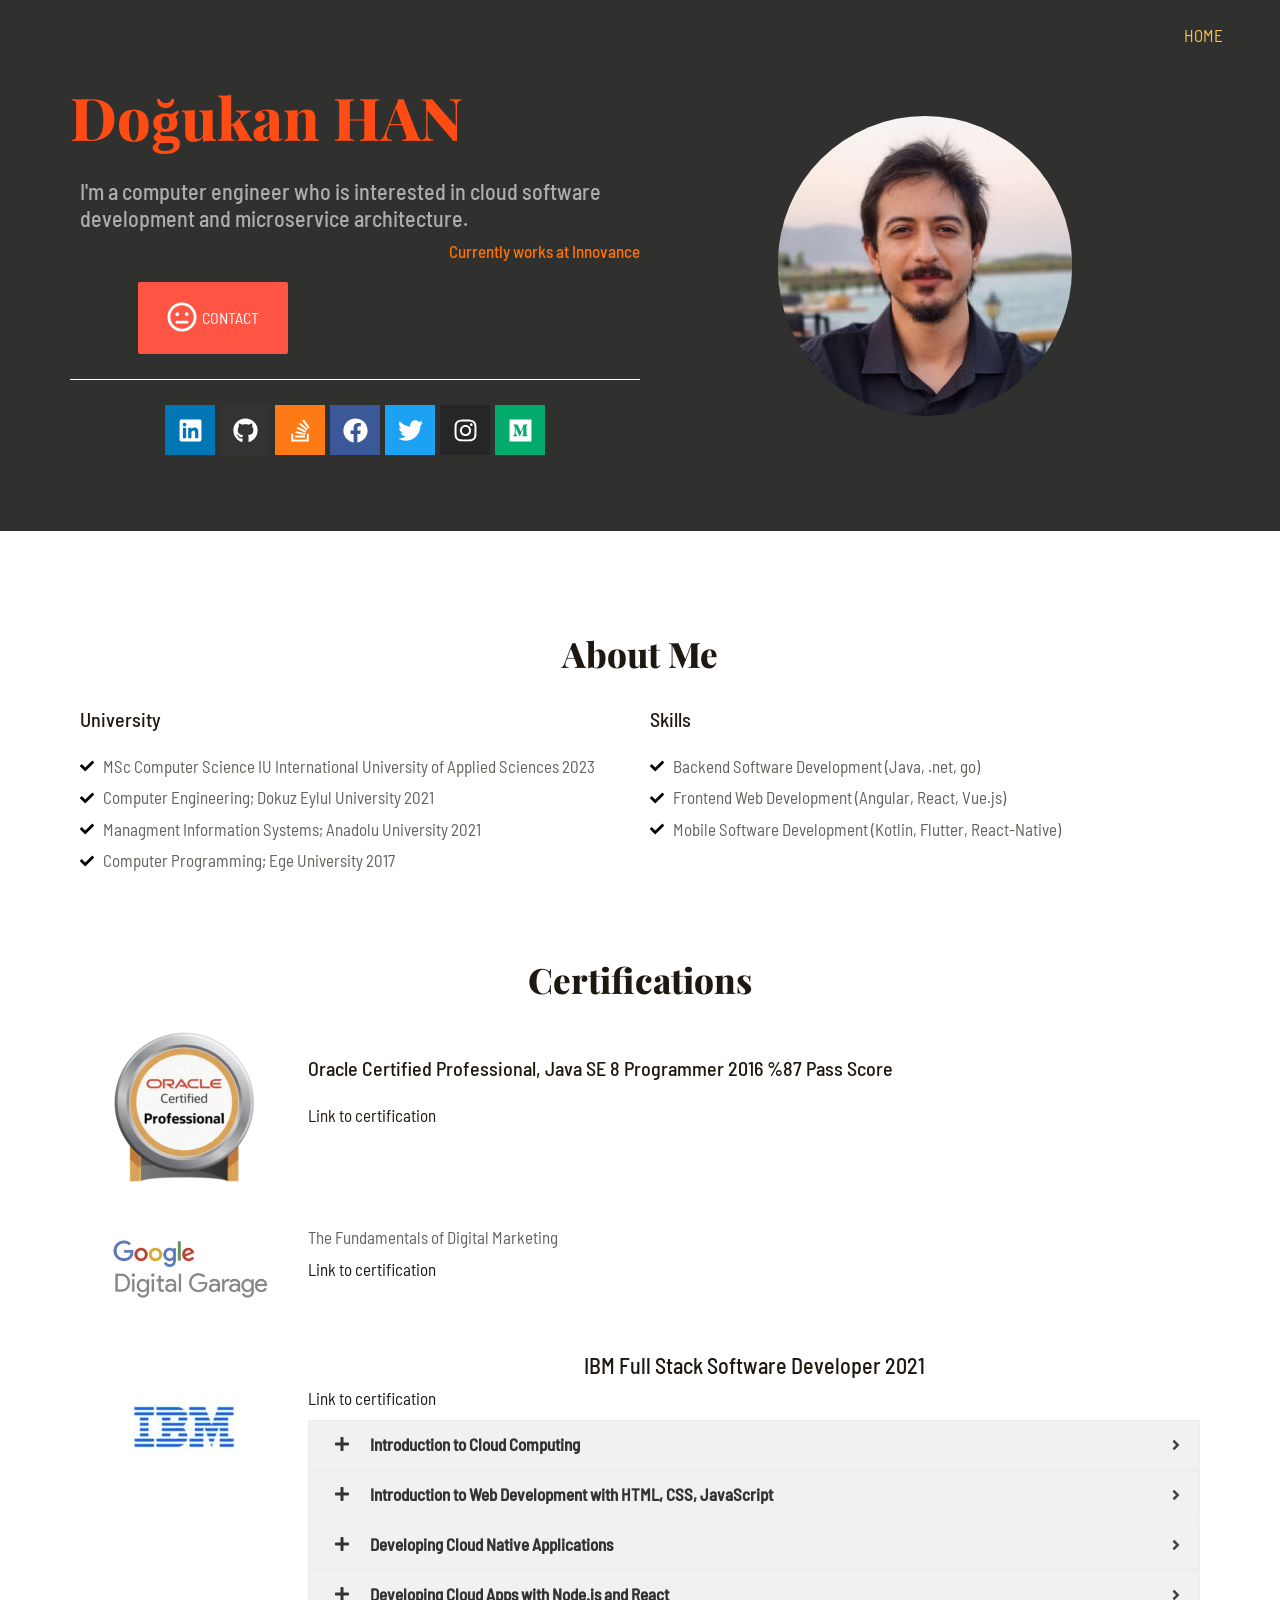
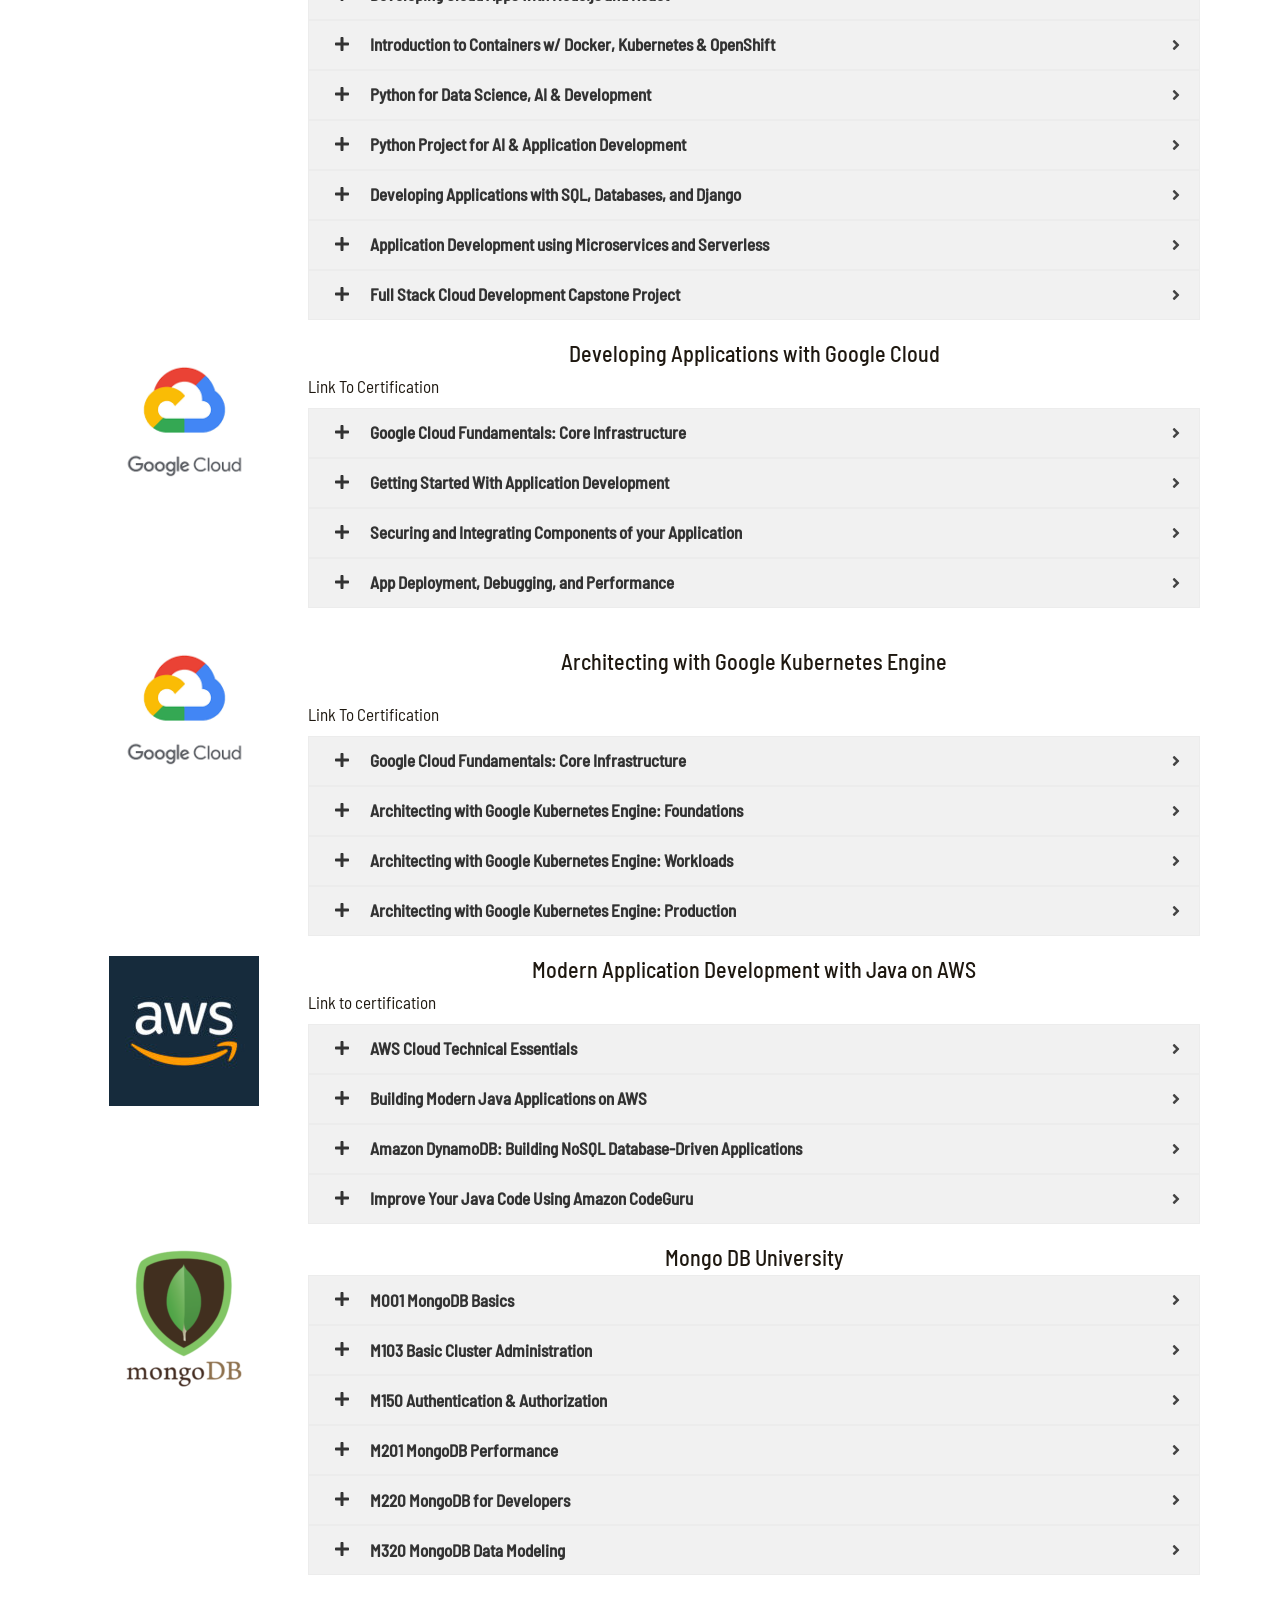
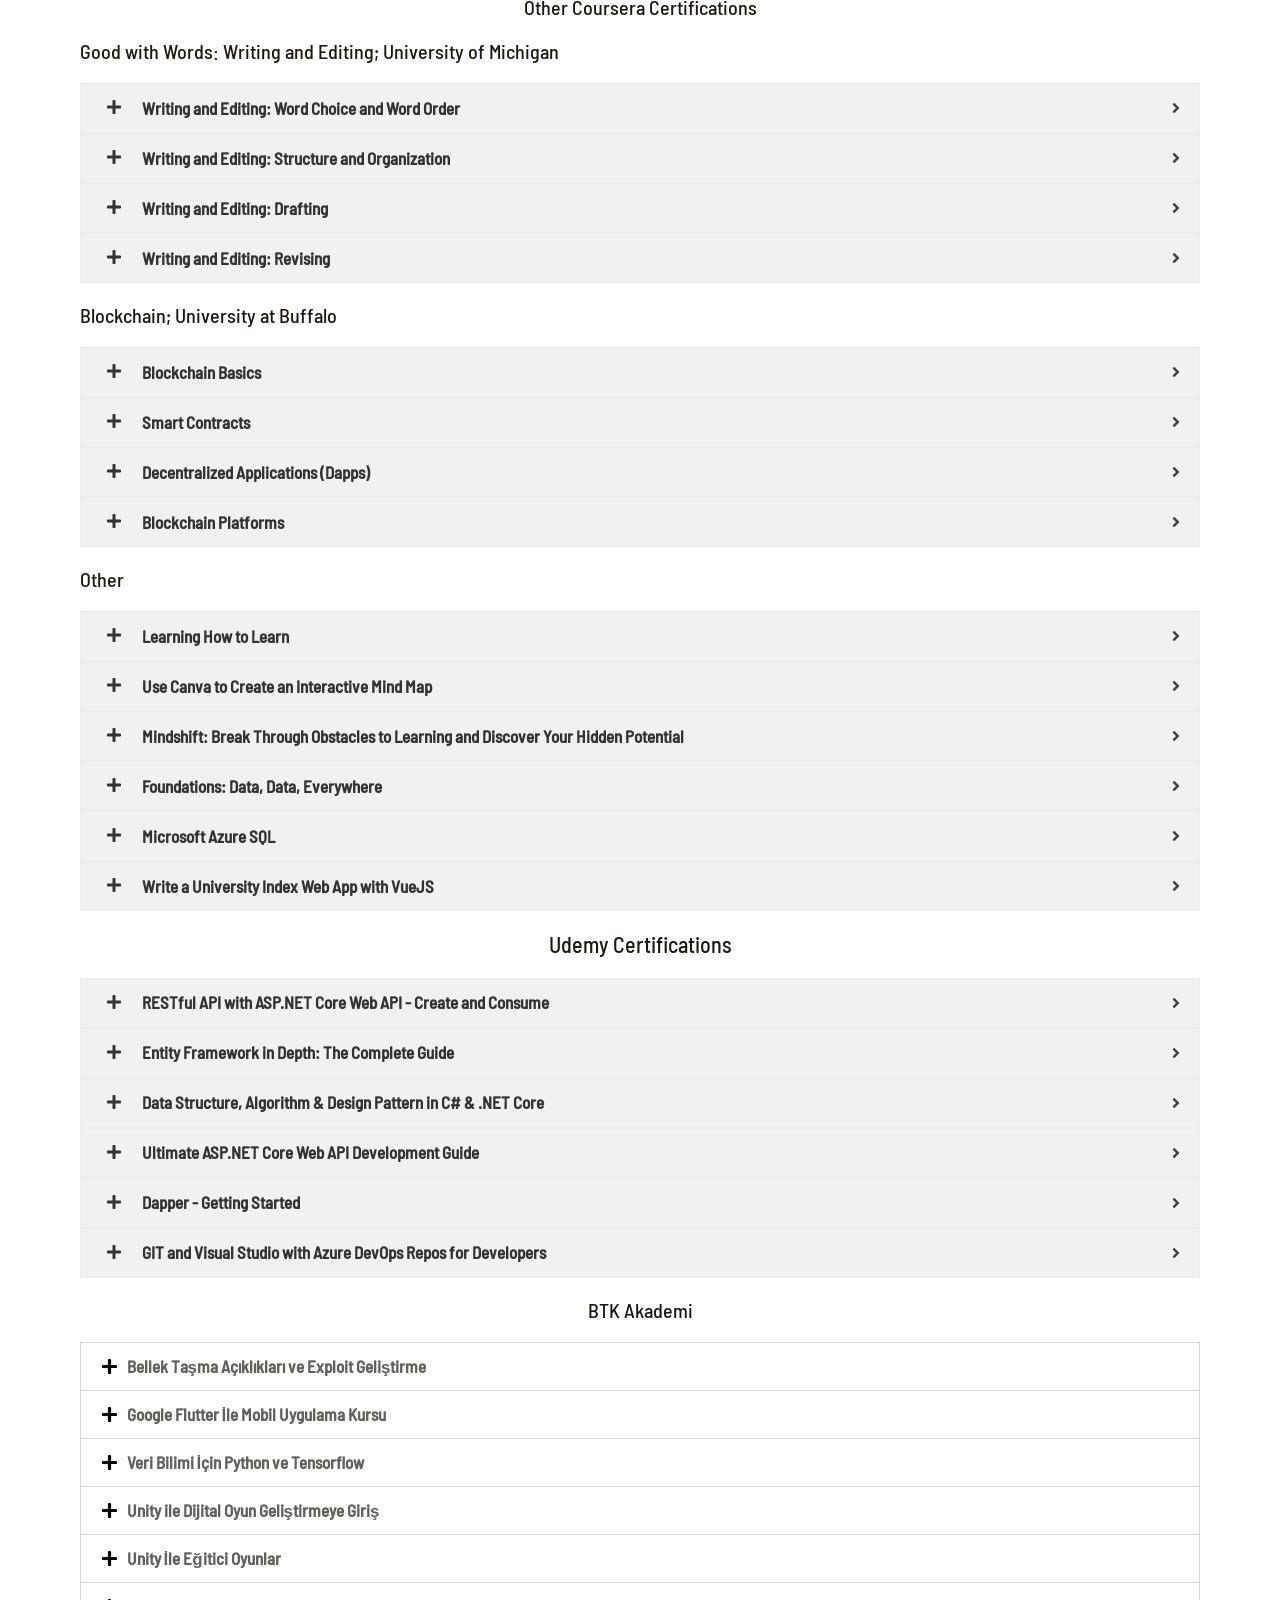
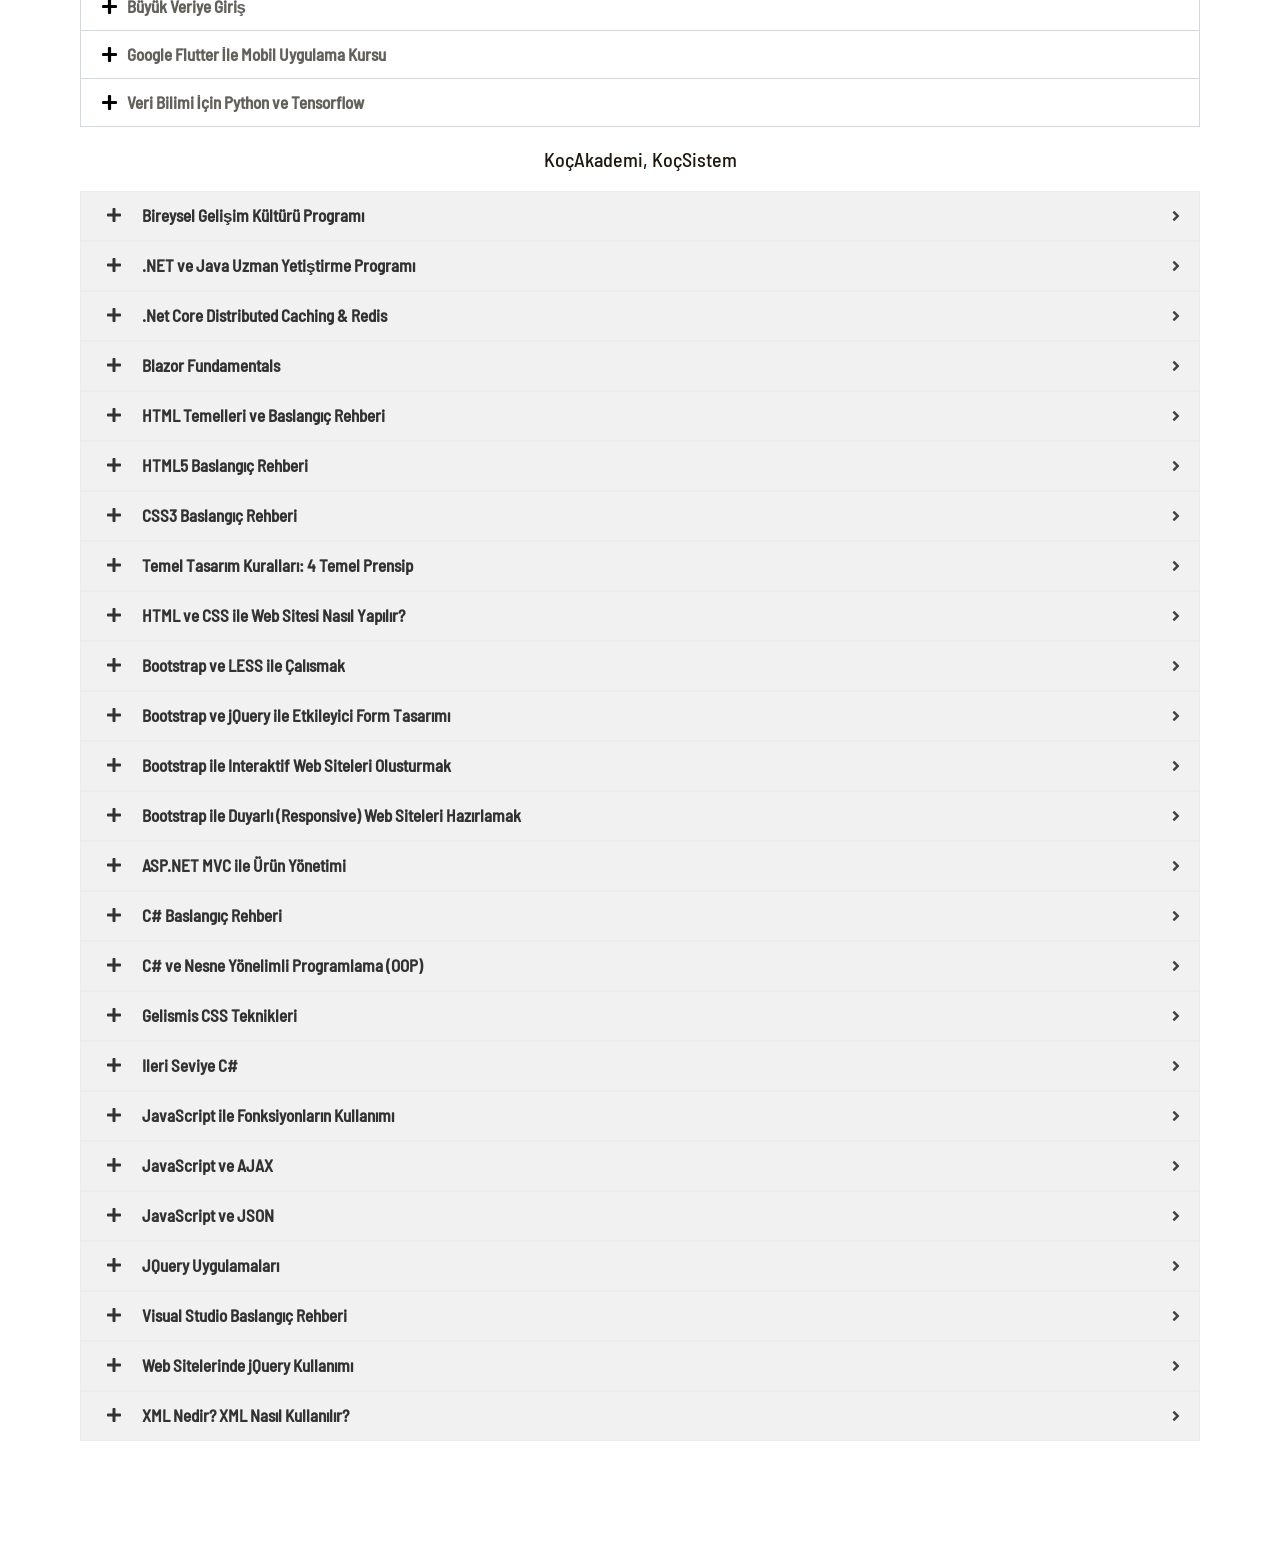
<file: index.html>
<!doctype html>
<!DOCTYPE html>

<html lang="en">
<head>
<meta charset="utf-8"/>
<meta content="width=device-width, initial-scale=1" name="viewport"/>

<title>Dogukan HAN – Personal website of dogukan han.</title>
<meta content="max-image-preview:large" name="robots"/>





<style id="wp-img-auto-sizes-contain-inline-css">
img:is([sizes=auto i],[sizes^="auto," i]){contain-intrinsic-size:3000px 1500px}
/*# sourceURL=wp-img-auto-sizes-contain-inline-css */
</style>
<link href="/assets/1456539b3b59-main.min.css" id="astra-theme-css-css" media="all" rel="stylesheet"/>
<style id="astra-theme-css-inline-css">
.ast-no-sidebar .entry-content .alignfull {margin-left: calc( -50vw + 50%);margin-right: calc( -50vw + 50%);max-width: 100vw;width: 100vw;}.ast-no-sidebar .entry-content .alignwide {margin-left: calc(-41vw + 50%);margin-right: calc(-41vw + 50%);max-width: unset;width: unset;}.ast-no-sidebar .entry-content .alignfull .alignfull,.ast-no-sidebar .entry-content .alignfull .alignwide,.ast-no-sidebar .entry-content .alignwide .alignfull,.ast-no-sidebar .entry-content .alignwide .alignwide,.ast-no-sidebar .entry-content .wp-block-column .alignfull,.ast-no-sidebar .entry-content .wp-block-column .alignwide{width: 100%;margin-left: auto;margin-right: auto;}.wp-block-gallery,.blocks-gallery-grid {margin: 0;}.wp-block-separator {max-width: 100px;}.wp-block-separator.is-style-wide,.wp-block-separator.is-style-dots {max-width: none;}.entry-content .has-2-columns .wp-block-column:first-child {padding-right: 10px;}.entry-content .has-2-columns .wp-block-column:last-child {padding-left: 10px;}@media (max-width: 782px) {.entry-content .wp-block-columns .wp-block-column {flex-basis: 100%;}.entry-content .has-2-columns .wp-block-column:first-child {padding-right: 0;}.entry-content .has-2-columns .wp-block-column:last-child {padding-left: 0;}}body .entry-content .wp-block-latest-posts {margin-left: 0;}body .entry-content .wp-block-latest-posts li {list-style: none;}.ast-no-sidebar .ast-container .entry-content .wp-block-latest-posts {margin-left: 0;}.ast-header-break-point .entry-content .alignwide {margin-left: auto;margin-right: auto;}.entry-content .blocks-gallery-item img {margin-bottom: auto;}.wp-block-pullquote {border-top: 4px solid #555d66;border-bottom: 4px solid #555d66;color: #40464d;}:root{--ast-post-nav-space:0;--ast-container-default-xlg-padding:6.67em;--ast-container-default-lg-padding:5.67em;--ast-container-default-slg-padding:4.34em;--ast-container-default-md-padding:3.34em;--ast-container-default-sm-padding:6.67em;--ast-container-default-xs-padding:2.4em;--ast-container-default-xxs-padding:1.4em;--ast-code-block-background:#EEEEEE;--ast-comment-inputs-background:#FAFAFA;--ast-normal-container-width:1200px;--ast-narrow-container-width:750px;--ast-blog-title-font-weight:normal;--ast-blog-meta-weight:inherit;}html{font-size:106.25%;}a,.page-title{color:var(--ast-global-color-2);}a:hover,a:focus{color:var(--ast-global-color-1);}body,button,input,select,textarea,.ast-button,.ast-custom-button{font-family:'Barlow Semi Condensed',sans-serif;font-weight:400;font-size:17px;font-size:1rem;}blockquote{color:var(--ast-global-color-3);}h1,.entry-content h1,h2,.entry-content h2,h3,.entry-content h3,h4,.entry-content h4,h5,.entry-content h5,h6,.entry-content h6,.site-title,.site-title a{font-family:'Barlow Semi Condensed',sans-serif;font-weight:500;}.site-title{font-size:35px;font-size:2.0588235294118rem;display:none;}.site-header .site-description{font-size:15px;font-size:0.88235294117647rem;display:none;}.entry-title{font-size:30px;font-size:1.7647058823529rem;}.archive .ast-article-post .ast-article-inner,.blog .ast-article-post .ast-article-inner,.archive .ast-article-post .ast-article-inner:hover,.blog .ast-article-post .ast-article-inner:hover{overflow:hidden;}h1,.entry-content h1{font-size:83px;font-size:4.8823529411765rem;font-weight:800;font-family:'Playfair Display',serif;line-height:1.4em;}h2,.entry-content h2{font-size:50px;font-size:2.9411764705882rem;font-weight:800;font-family:'Playfair Display',serif;line-height:1.3em;}h3,.entry-content h3{font-size:35px;font-size:2.0588235294118rem;font-weight:800;font-family:'Playfair Display',serif;line-height:1.3em;}h4,.entry-content h4{font-size:22px;font-size:1.2941176470588rem;line-height:1.2em;font-family:'Barlow Semi Condensed',sans-serif;}h5,.entry-content h5{font-size:20px;font-size:1.1764705882353rem;line-height:1.2em;font-family:'Barlow Semi Condensed',sans-serif;}h6,.entry-content h6{font-size:17px;font-size:1rem;line-height:1.25em;font-family:'Barlow Semi Condensed',sans-serif;}::selection{background-color:var(--ast-global-color-0);color:#000000;}body,h1,.entry-title a,.entry-content h1,h2,.entry-content h2,h3,.entry-content h3,h4,.entry-content h4,h5,.entry-content h5,h6,.entry-content h6{color:var(--ast-global-color-3);}.tagcloud a:hover,.tagcloud a:focus,.tagcloud a.current-item{color:#ffffff;border-color:var(--ast-global-color-2);background-color:var(--ast-global-color-2);}input:focus,input[type="text"]:focus,input[type="email"]:focus,input[type="url"]:focus,input[type="password"]:focus,input[type="reset"]:focus,input[type="search"]:focus,textarea:focus{border-color:var(--ast-global-color-2);}input[type="radio"]:checked,input[type=reset],input[type="checkbox"]:checked,input[type="checkbox"]:hover:checked,input[type="checkbox"]:focus:checked,input[type=range]::-webkit-slider-thumb{border-color:var(--ast-global-color-2);background-color:var(--ast-global-color-2);box-shadow:none;}.site-footer a:hover + .post-count,.site-footer a:focus + .post-count{background:var(--ast-global-color-2);border-color:var(--ast-global-color-2);}.single .nav-links .nav-previous,.single .nav-links .nav-next{color:var(--ast-global-color-2);}.entry-meta,.entry-meta *{line-height:1.45;color:var(--ast-global-color-2);}.entry-meta a:not(.ast-button):hover,.entry-meta a:not(.ast-button):hover *,.entry-meta a:not(.ast-button):focus,.entry-meta a:not(.ast-button):focus *,.page-links > .page-link,.page-links .page-link:hover,.post-navigation a:hover{color:var(--ast-global-color-1);}#cat option,.secondary .calendar_wrap thead a,.secondary .calendar_wrap thead a:visited{color:var(--ast-global-color-2);}.secondary .calendar_wrap #today,.ast-progress-val span{background:var(--ast-global-color-2);}.secondary a:hover + .post-count,.secondary a:focus + .post-count{background:var(--ast-global-color-2);border-color:var(--ast-global-color-2);}.calendar_wrap #today > a{color:#ffffff;}.page-links .page-link,.single .post-navigation a{color:var(--ast-global-color-2);}.ast-search-menu-icon .search-form button.search-submit{padding:0 4px;}.ast-search-menu-icon form.search-form{padding-right:0;}.ast-search-menu-icon.slide-search input.search-field{width:0;}.ast-header-search .ast-search-menu-icon.ast-dropdown-active .search-form,.ast-header-search .ast-search-menu-icon.ast-dropdown-active .search-field:focus{transition:all 0.2s;}.search-form input.search-field:focus{outline:none;}.widget-title,.widget .wp-block-heading{font-size:24px;font-size:1.4117647058824rem;color:var(--ast-global-color-3);}.ast-search-menu-icon.slide-search a:focus-visible:focus-visible,.astra-search-icon:focus-visible,#close:focus-visible,a:focus-visible,.ast-menu-toggle:focus-visible,.site .skip-link:focus-visible,.wp-block-loginout input:focus-visible,.wp-block-search.wp-block-search__button-inside .wp-block-search__inside-wrapper,.ast-header-navigation-arrow:focus-visible,.woocommerce .wc-proceed-to-checkout > .checkout-button:focus-visible,.woocommerce .woocommerce-MyAccount-navigation ul li a:focus-visible,.ast-orders-table__row .ast-orders-table__cell:focus-visible,.woocommerce .woocommerce-order-details .order-again > .button:focus-visible,.woocommerce .woocommerce-message a.button.wc-forward:focus-visible,.woocommerce #minus_qty:focus-visible,.woocommerce #plus_qty:focus-visible,a#ast-apply-coupon:focus-visible,.woocommerce .woocommerce-info a:focus-visible,.woocommerce .astra-shop-summary-wrap a:focus-visible,.woocommerce a.wc-forward:focus-visible,#ast-apply-coupon:focus-visible,.woocommerce-js .woocommerce-mini-cart-item a.remove:focus-visible,#close:focus-visible,.button.search-submit:focus-visible,#search_submit:focus,.normal-search:focus-visible,.ast-header-account-wrap:focus-visible,.woocommerce .ast-on-card-button.ast-quick-view-trigger:focus{outline-style:dotted;outline-color:inherit;outline-width:thin;}input:focus,input[type="text"]:focus,input[type="email"]:focus,input[type="url"]:focus,input[type="password"]:focus,input[type="reset"]:focus,input[type="search"]:focus,input[type="number"]:focus,textarea:focus,.wp-block-search__input:focus,[data-section="section-header-mobile-trigger"] .ast-button-wrap .ast-mobile-menu-trigger-minimal:focus,.ast-mobile-popup-drawer.active .menu-toggle-close:focus,.woocommerce-ordering select.orderby:focus,#ast-scroll-top:focus,#coupon_code:focus,.woocommerce-page #comment:focus,.woocommerce #reviews #respond input#submit:focus,.woocommerce a.add_to_cart_button:focus,.woocommerce .button.single_add_to_cart_button:focus,.woocommerce .woocommerce-cart-form button:focus,.woocommerce .woocommerce-cart-form__cart-item .quantity .qty:focus,.woocommerce .woocommerce-billing-fields .woocommerce-billing-fields__field-wrapper .woocommerce-input-wrapper > .input-text:focus,.woocommerce #order_comments:focus,.woocommerce #place_order:focus,.woocommerce .woocommerce-address-fields .woocommerce-address-fields__field-wrapper .woocommerce-input-wrapper > .input-text:focus,.woocommerce .woocommerce-MyAccount-content form button:focus,.woocommerce .woocommerce-MyAccount-content .woocommerce-EditAccountForm .woocommerce-form-row .woocommerce-Input.input-text:focus,.woocommerce .ast-woocommerce-container .woocommerce-pagination ul.page-numbers li a:focus,body #content .woocommerce form .form-row .select2-container--default .select2-selection--single:focus,#ast-coupon-code:focus,.woocommerce.woocommerce-js .quantity input[type=number]:focus,.woocommerce-js .woocommerce-mini-cart-item .quantity input[type=number]:focus,.woocommerce p#ast-coupon-trigger:focus{border-style:dotted;border-color:inherit;border-width:thin;}input{outline:none;}body .ast-oembed-container *{position:absolute;top:0;width:100%;height:100%;left:0;}body .wp-block-embed-pocket-casts .ast-oembed-container *{position:unset;}.ast-single-post-featured-section + article {margin-top: 2em;}.site-content .ast-single-post-featured-section img {width: 100%;overflow: hidden;object-fit: cover;}.site > .ast-single-related-posts-container {margin-top: 0;}@media (min-width: 922px) {.ast-desktop .ast-container--narrow {max-width: var(--ast-narrow-container-width);margin: 0 auto;}}.ast-page-builder-template .hentry {margin: 0;}.ast-page-builder-template .site-content > .ast-container {max-width: 100%;padding: 0;}.ast-page-builder-template .site .site-content #primary {padding: 0;margin: 0;}.ast-page-builder-template .no-results {text-align: center;margin: 4em auto;}.ast-page-builder-template .ast-pagination {padding: 2em;}.ast-page-builder-template .entry-header.ast-no-title.ast-no-thumbnail {margin-top: 0;}.ast-page-builder-template .entry-header.ast-header-without-markup {margin-top: 0;margin-bottom: 0;}.ast-page-builder-template .entry-header.ast-no-title.ast-no-meta {margin-bottom: 0;}.ast-page-builder-template.single .post-navigation {padding-bottom: 2em;}.ast-page-builder-template.single-post .site-content > .ast-container {max-width: 100%;}.ast-page-builder-template .entry-header {margin-top: 4em;margin-left: auto;margin-right: auto;padding-left: 20px;padding-right: 20px;}.single.ast-page-builder-template .entry-header {padding-left: 20px;padding-right: 20px;}.ast-page-builder-template .ast-archive-description {margin: 4em auto 0;padding-left: 20px;padding-right: 20px;}.ast-page-builder-template.ast-no-sidebar .entry-content .alignwide {margin-left: 0;margin-right: 0;}@media (max-width:921.9px){#ast-desktop-header{display:none;}}@media (min-width:922px){#ast-mobile-header{display:none;}}.wp-block-buttons.aligncenter{justify-content:center;}@media (max-width:921px){.ast-theme-transparent-header #primary,.ast-theme-transparent-header #secondary{padding:0;}}@media (max-width:921px){.ast-plain-container.ast-no-sidebar #primary{padding:0;}}.ast-plain-container.ast-no-sidebar #primary{margin-top:0;margin-bottom:0;}@media (min-width:1200px){.wp-block-group .has-background{padding:20px;}}@media (min-width:1200px){.ast-no-sidebar.ast-separate-container .entry-content .wp-block-group.alignwide,.ast-no-sidebar.ast-separate-container .entry-content .wp-block-cover.alignwide{margin-left:-20px;margin-right:-20px;padding-left:20px;padding-right:20px;}.ast-no-sidebar.ast-separate-container .entry-content .wp-block-cover.alignfull,.ast-no-sidebar.ast-separate-container .entry-content .wp-block-group.alignfull{margin-left:-6.67em;margin-right:-6.67em;padding-left:6.67em;padding-right:6.67em;}}@media (min-width:1200px){.wp-block-cover-image.alignwide .wp-block-cover__inner-container,.wp-block-cover.alignwide .wp-block-cover__inner-container,.wp-block-cover-image.alignfull .wp-block-cover__inner-container,.wp-block-cover.alignfull .wp-block-cover__inner-container{width:100%;}}.wp-block-columns{margin-bottom:unset;}.wp-block-image.size-full{margin:2rem 0;}.wp-block-separator.has-background{padding:0;}.wp-block-gallery{margin-bottom:1.6em;}.wp-block-group{padding-top:4em;padding-bottom:4em;}.wp-block-group__inner-container .wp-block-columns:last-child,.wp-block-group__inner-container :last-child,.wp-block-table table{margin-bottom:0;}.blocks-gallery-grid{width:100%;}.wp-block-navigation-link__content{padding:5px 0;}.wp-block-group .wp-block-group .has-text-align-center,.wp-block-group .wp-block-column .has-text-align-center{max-width:100%;}.has-text-align-center{margin:0 auto;}@media (min-width:1200px){.wp-block-cover__inner-container,.alignwide .wp-block-group__inner-container,.alignfull .wp-block-group__inner-container{max-width:1200px;margin:0 auto;}.wp-block-group.alignnone,.wp-block-group.aligncenter,.wp-block-group.alignleft,.wp-block-group.alignright,.wp-block-group.alignwide,.wp-block-columns.alignwide{margin:2rem 0 1rem 0;}}@media (max-width:1200px){.wp-block-group{padding:3em;}.wp-block-group .wp-block-group{padding:1.5em;}.wp-block-columns,.wp-block-column{margin:1rem 0;}}@media (min-width:921px){.wp-block-columns .wp-block-group{padding:2em;}}@media (max-width:544px){.wp-block-cover-image .wp-block-cover__inner-container,.wp-block-cover .wp-block-cover__inner-container{width:unset;}.wp-block-cover,.wp-block-cover-image{padding:2em 0;}.wp-block-group,.wp-block-cover{padding:2em;}.wp-block-media-text__media img,.wp-block-media-text__media video{width:unset;max-width:100%;}.wp-block-media-text.has-background .wp-block-media-text__content{padding:1em;}}.wp-block-image.aligncenter{margin-left:auto;margin-right:auto;}.wp-block-table.aligncenter{margin-left:auto;margin-right:auto;}@media (min-width:544px){.entry-content .wp-block-media-text.has-media-on-the-right .wp-block-media-text__content{padding:0 8% 0 0;}.entry-content .wp-block-media-text .wp-block-media-text__content{padding:0 0 0 8%;}.ast-plain-container .site-content .entry-content .has-custom-content-position.is-position-bottom-left > *,.ast-plain-container .site-content .entry-content .has-custom-content-position.is-position-bottom-right > *,.ast-plain-container .site-content .entry-content .has-custom-content-position.is-position-top-left > *,.ast-plain-container .site-content .entry-content .has-custom-content-position.is-position-top-right > *,.ast-plain-container .site-content .entry-content .has-custom-content-position.is-position-center-right > *,.ast-plain-container .site-content .entry-content .has-custom-content-position.is-position-center-left > *{margin:0;}}@media (max-width:544px){.entry-content .wp-block-media-text .wp-block-media-text__content{padding:8% 0;}.wp-block-media-text .wp-block-media-text__media img{width:auto;max-width:100%;}}.wp-block-button.is-style-outline .wp-block-button__link{border-color:rgba(0,0,0,0);border-top-width:2px;border-right-width:2px;border-bottom-width:2px;border-left-width:2px;}div.wp-block-button.is-style-outline > .wp-block-button__link:not(.has-text-color),div.wp-block-button.wp-block-button__link.is-style-outline:not(.has-text-color){color:rgba(0,0,0,0);}.wp-block-button.is-style-outline .wp-block-button__link:hover,.wp-block-buttons .wp-block-button.is-style-outline .wp-block-button__link:focus,.wp-block-buttons .wp-block-button.is-style-outline > .wp-block-button__link:not(.has-text-color):hover,.wp-block-buttons .wp-block-button.wp-block-button__link.is-style-outline:not(.has-text-color):hover{color:var(--ast-global-color-2);background-color:rgba(0,0,0,0);border-color:rgba(0,0,0,0);}.post-page-numbers.current .page-link,.ast-pagination .page-numbers.current{color:#000000;border-color:var(--ast-global-color-0);background-color:var(--ast-global-color-0);}@media (max-width:921px){.wp-block-button.is-style-outline .wp-block-button__link{padding-top:calc(15px - 2px);padding-right:calc(30px - 2px);padding-bottom:calc(15px - 2px);padding-left:calc(30px - 2px);}}@media (max-width:544px){.wp-block-button.is-style-outline .wp-block-button__link{padding-top:calc(15px - 2px);padding-right:calc(30px - 2px);padding-bottom:calc(15px - 2px);padding-left:calc(30px - 2px);}}@media (min-width:544px){.entry-content > .alignleft{margin-right:20px;}.entry-content > .alignright{margin-left:20px;}.wp-block-group.has-background{padding:20px;}}.wp-block-buttons .wp-block-button.is-style-outline .wp-block-button__link.wp-element-button,.ast-outline-button,.wp-block-uagb-buttons-child .uagb-buttons-repeater.ast-outline-button{border-color:rgba(0,0,0,0);border-top-width:2px;border-right-width:2px;border-bottom-width:2px;border-left-width:2px;font-family:inherit;font-weight:inherit;font-size:16px;font-size:0.94117647058824rem;line-height:1em;border-top-left-radius:2px;border-top-right-radius:2px;border-bottom-right-radius:2px;border-bottom-left-radius:2px;}.wp-block-buttons .wp-block-button.is-style-outline > .wp-block-button__link:not(.has-text-color),.wp-block-buttons .wp-block-button.wp-block-button__link.is-style-outline:not(.has-text-color),.ast-outline-button{color:rgba(0,0,0,0);}.wp-block-button.is-style-outline .wp-block-button__link:hover,.wp-block-buttons .wp-block-button.is-style-outline .wp-block-button__link:focus,.wp-block-buttons .wp-block-button.is-style-outline > .wp-block-button__link:not(.has-text-color):hover,.wp-block-buttons .wp-block-button.wp-block-button__link.is-style-outline:not(.has-text-color):hover,.ast-outline-button:hover,.ast-outline-button:focus,.wp-block-uagb-buttons-child .uagb-buttons-repeater.ast-outline-button:hover,.wp-block-uagb-buttons-child .uagb-buttons-repeater.ast-outline-button:focus{color:var(--ast-global-color-2);background-color:rgba(0,0,0,0);border-color:rgba(0,0,0,0);}.wp-block-button .wp-block-button__link.wp-element-button.is-style-outline:not(.has-background),.wp-block-button.is-style-outline>.wp-block-button__link.wp-element-button:not(.has-background),.ast-outline-button{background-color:rgba(0,0,0,0);}.entry-content[data-ast-blocks-layout] > figure{margin-bottom:1em;}@media (max-width:921px){.ast-separate-container #primary,.ast-separate-container #secondary{padding:1.5em 0;}#primary,#secondary{padding:1.5em 0;margin:0;}.ast-left-sidebar #content > .ast-container{display:flex;flex-direction:column-reverse;width:100%;}.ast-separate-container .ast-article-post,.ast-separate-container .ast-article-single{padding:1.5em 2.14em;}.ast-author-box img.avatar{margin:20px 0 0 0;}}@media (min-width:922px){.ast-separate-container.ast-right-sidebar #primary,.ast-separate-container.ast-left-sidebar #primary{border:0;}.search-no-results.ast-separate-container #primary{margin-bottom:4em;}}.elementor-button-wrapper .elementor-button{border-style:solid;text-decoration:none;border-top-width:0;border-right-width:0;border-left-width:0;border-bottom-width:0;}body .elementor-button.elementor-size-sm,body .elementor-button.elementor-size-xs,body .elementor-button.elementor-size-md,body .elementor-button.elementor-size-lg,body .elementor-button.elementor-size-xl,body .elementor-button{border-top-left-radius:2px;border-top-right-radius:2px;border-bottom-right-radius:2px;border-bottom-left-radius:2px;padding-top:0px;padding-right:0px;padding-bottom:0px;padding-left:0px;}.elementor-button-wrapper .elementor-button{border-color:rgba(0,0,0,0);background-color:rgba(0,0,0,0);}.elementor-button-wrapper .elementor-button:hover,.elementor-button-wrapper .elementor-button:focus{color:var(--ast-global-color-2);background-color:rgba(0,0,0,0);border-color:rgba(0,0,0,0);}.wp-block-button .wp-block-button__link ,.elementor-button-wrapper .elementor-button,.elementor-button-wrapper .elementor-button:visited{color:var(--ast-global-color-0);}.elementor-button-wrapper .elementor-button{font-size:16px;font-size:0.94117647058824rem;line-height:1em;text-transform:uppercase;letter-spacing:2px;}body .elementor-button.elementor-size-sm,body .elementor-button.elementor-size-xs,body .elementor-button.elementor-size-md,body .elementor-button.elementor-size-lg,body .elementor-button.elementor-size-xl,body .elementor-button{font-size:16px;font-size:0.94117647058824rem;}.wp-block-button .wp-block-button__link:hover,.wp-block-button .wp-block-button__link:focus{color:var(--ast-global-color-2);background-color:rgba(0,0,0,0);border-color:rgba(0,0,0,0);}.elementor-widget-heading h1.elementor-heading-title{line-height:1.4em;}.elementor-widget-heading h2.elementor-heading-title{line-height:1.3em;}.elementor-widget-heading h3.elementor-heading-title{line-height:1.3em;}.elementor-widget-heading h4.elementor-heading-title{line-height:1.2em;}.elementor-widget-heading h5.elementor-heading-title{line-height:1.2em;}.elementor-widget-heading h6.elementor-heading-title{line-height:1.25em;}.wp-block-button .wp-block-button__link{border:none;background-color:rgba(0,0,0,0);color:var(--ast-global-color-0);font-family:inherit;font-weight:inherit;line-height:1em;text-transform:uppercase;letter-spacing:2px;font-size:16px;font-size:0.94117647058824rem;padding:15px 30px;border-top-left-radius:2px;border-top-right-radius:2px;border-bottom-right-radius:2px;border-bottom-left-radius:2px;}.wp-block-button.is-style-outline .wp-block-button__link{border-style:solid;border-top-width:2px;border-right-width:2px;border-left-width:2px;border-bottom-width:2px;border-color:rgba(0,0,0,0);padding-top:calc(15px - 2px);padding-right:calc(30px - 2px);padding-bottom:calc(15px - 2px);padding-left:calc(30px - 2px);}@media (max-width:921px){.wp-block-button .wp-block-button__link{border:none;padding:15px 30px;}.wp-block-button.is-style-outline .wp-block-button__link{padding-top:calc(15px - 2px);padding-right:calc(30px - 2px);padding-bottom:calc(15px - 2px);padding-left:calc(30px - 2px);}}@media (max-width:544px){.wp-block-button .wp-block-button__link{border:none;padding:15px 30px;}.wp-block-button.is-style-outline .wp-block-button__link{padding-top:calc(15px - 2px);padding-right:calc(30px - 2px);padding-bottom:calc(15px - 2px);padding-left:calc(30px - 2px);}}.menu-toggle,button,.ast-button,.ast-custom-button,.button,input#submit,input[type="button"],input[type="submit"],input[type="reset"]{border-style:solid;border-top-width:0;border-right-width:0;border-left-width:0;border-bottom-width:0;color:var(--ast-global-color-0);border-color:rgba(0,0,0,0);background-color:rgba(0,0,0,0);padding-top:0px;padding-right:0px;padding-bottom:0px;padding-left:0px;font-family:inherit;font-weight:inherit;font-size:16px;font-size:0.94117647058824rem;line-height:1em;text-transform:uppercase;letter-spacing:2px;border-top-left-radius:2px;border-top-right-radius:2px;border-bottom-right-radius:2px;border-bottom-left-radius:2px;}button:focus,.menu-toggle:hover,button:hover,.ast-button:hover,.ast-custom-button:hover .button:hover,.ast-custom-button:hover ,input[type=reset]:hover,input[type=reset]:focus,input#submit:hover,input#submit:focus,input[type="button"]:hover,input[type="button"]:focus,input[type="submit"]:hover,input[type="submit"]:focus{color:var(--ast-global-color-2);background-color:rgba(0,0,0,0);border-color:rgba(0,0,0,0);}@media (max-width:921px){.ast-mobile-header-stack .main-header-bar .ast-search-menu-icon{display:inline-block;}.ast-header-break-point.ast-header-custom-item-outside .ast-mobile-header-stack .main-header-bar .ast-search-icon{margin:0;}.ast-comment-avatar-wrap img{max-width:2.5em;}.ast-comment-meta{padding:0 1.8888em 1.3333em;}.ast-separate-container .ast-comment-list li.depth-1{padding:1.5em 2.14em;}.ast-separate-container .comment-respond{padding:2em 2.14em;}}@media (min-width:544px){.ast-container{max-width:100%;}}@media (max-width:544px){.ast-separate-container .ast-article-post,.ast-separate-container .ast-article-single,.ast-separate-container .comments-title,.ast-separate-container .ast-archive-description{padding:1.5em 1em;}.ast-separate-container #content .ast-container{padding-left:0.54em;padding-right:0.54em;}.ast-separate-container .ast-comment-list .bypostauthor{padding:.5em;}.ast-search-menu-icon.ast-dropdown-active .search-field{width:170px;}} #ast-mobile-header .ast-site-header-cart-li a{pointer-events:none;}body,.ast-separate-container{background-color:var(--ast-global-color-4);background-image:none;}.ast-no-sidebar.ast-separate-container .entry-content .alignfull {margin-left: -6.67em;margin-right: -6.67em;width: auto;}@media (max-width: 1200px) {.ast-no-sidebar.ast-separate-container .entry-content .alignfull {margin-left: -2.4em;margin-right: -2.4em;}}@media (max-width: 768px) {.ast-no-sidebar.ast-separate-container .entry-content .alignfull {margin-left: -2.14em;margin-right: -2.14em;}}@media (max-width: 544px) {.ast-no-sidebar.ast-separate-container .entry-content .alignfull {margin-left: -1em;margin-right: -1em;}}.ast-no-sidebar.ast-separate-container .entry-content .alignwide {margin-left: -20px;margin-right: -20px;}.ast-no-sidebar.ast-separate-container .entry-content .wp-block-column .alignfull,.ast-no-sidebar.ast-separate-container .entry-content .wp-block-column .alignwide {margin-left: auto;margin-right: auto;width: 100%;}@media (max-width:921px){.site-title{display:none;}.site-header .site-description{display:none;}h1,.entry-content h1{font-size:60px;}h2,.entry-content h2{font-size:43px;}h3,.entry-content h3{font-size:30px;}}@media (max-width:544px){.site-title{display:none;}.site-header .site-description{display:none;}h1,.entry-content h1{font-size:45px;}h2,.entry-content h2{font-size:35px;}h3,.entry-content h3{font-size:20px;}}@media (max-width:921px){html{font-size:96.9%;}}@media (max-width:544px){html{font-size:96.9%;}}@media (min-width:922px){.ast-container{max-width:1240px;}}@media (min-width:922px){.site-content .ast-container{display:flex;}}@media (max-width:921px){.site-content .ast-container{flex-direction:column;}}@media (min-width:922px){.main-header-menu .sub-menu .menu-item.ast-left-align-sub-menu:hover > .sub-menu,.main-header-menu .sub-menu .menu-item.ast-left-align-sub-menu.focus > .sub-menu{margin-left:-0px;}}.ast-theme-transparent-header [data-section="section-header-mobile-trigger"] .ast-button-wrap .mobile-menu-toggle-icon .ast-mobile-svg{fill:var(--ast-global-color-2);}.ast-theme-transparent-header [data-section="section-header-mobile-trigger"] .ast-button-wrap .mobile-menu-wrap .mobile-menu{color:var(--ast-global-color-2);}.ast-theme-transparent-header [data-section="section-header-mobile-trigger"] .ast-button-wrap .ast-mobile-menu-trigger-minimal{background:transparent;}.site .comments-area{padding-bottom:3em;}blockquote {padding: 1.2em;}:root .has-ast-global-color-0-color{color:var(--ast-global-color-0);}:root .has-ast-global-color-0-background-color{background-color:var(--ast-global-color-0);}:root .wp-block-button .has-ast-global-color-0-color{color:var(--ast-global-color-0);}:root .wp-block-button .has-ast-global-color-0-background-color{background-color:var(--ast-global-color-0);}:root .has-ast-global-color-1-color{color:var(--ast-global-color-1);}:root .has-ast-global-color-1-background-color{background-color:var(--ast-global-color-1);}:root .wp-block-button .has-ast-global-color-1-color{color:var(--ast-global-color-1);}:root .wp-block-button .has-ast-global-color-1-background-color{background-color:var(--ast-global-color-1);}:root .has-ast-global-color-2-color{color:var(--ast-global-color-2);}:root .has-ast-global-color-2-background-color{background-color:var(--ast-global-color-2);}:root .wp-block-button .has-ast-global-color-2-color{color:var(--ast-global-color-2);}:root .wp-block-button .has-ast-global-color-2-background-color{background-color:var(--ast-global-color-2);}:root .has-ast-global-color-3-color{color:var(--ast-global-color-3);}:root .has-ast-global-color-3-background-color{background-color:var(--ast-global-color-3);}:root .wp-block-button .has-ast-global-color-3-color{color:var(--ast-global-color-3);}:root .wp-block-button .has-ast-global-color-3-background-color{background-color:var(--ast-global-color-3);}:root .has-ast-global-color-4-color{color:var(--ast-global-color-4);}:root .has-ast-global-color-4-background-color{background-color:var(--ast-global-color-4);}:root .wp-block-button .has-ast-global-color-4-color{color:var(--ast-global-color-4);}:root .wp-block-button .has-ast-global-color-4-background-color{background-color:var(--ast-global-color-4);}:root .has-ast-global-color-5-color{color:var(--ast-global-color-5);}:root .has-ast-global-color-5-background-color{background-color:var(--ast-global-color-5);}:root .wp-block-button .has-ast-global-color-5-color{color:var(--ast-global-color-5);}:root .wp-block-button .has-ast-global-color-5-background-color{background-color:var(--ast-global-color-5);}:root .has-ast-global-color-6-color{color:var(--ast-global-color-6);}:root .has-ast-global-color-6-background-color{background-color:var(--ast-global-color-6);}:root .wp-block-button .has-ast-global-color-6-color{color:var(--ast-global-color-6);}:root .wp-block-button .has-ast-global-color-6-background-color{background-color:var(--ast-global-color-6);}:root .has-ast-global-color-7-color{color:var(--ast-global-color-7);}:root .has-ast-global-color-7-background-color{background-color:var(--ast-global-color-7);}:root .wp-block-button .has-ast-global-color-7-color{color:var(--ast-global-color-7);}:root .wp-block-button .has-ast-global-color-7-background-color{background-color:var(--ast-global-color-7);}:root .has-ast-global-color-8-color{color:var(--ast-global-color-8);}:root .has-ast-global-color-8-background-color{background-color:var(--ast-global-color-8);}:root .wp-block-button .has-ast-global-color-8-color{color:var(--ast-global-color-8);}:root .wp-block-button .has-ast-global-color-8-background-color{background-color:var(--ast-global-color-8);}:root{--ast-global-color-0:#F9C349;--ast-global-color-1:#FFB100;--ast-global-color-2:#1E1810;--ast-global-color-3:#62615C;--ast-global-color-4:#F8F7F3;--ast-global-color-5:#FFFFFF;--ast-global-color-6:#000000;--ast-global-color-7:#4B4F58;--ast-global-color-8:#F6F7F8;}:root {--ast-border-color : #dddddd;}.ast-single-entry-banner {-js-display: flex;display: flex;flex-direction: column;justify-content: center;text-align: center;position: relative;background: #eeeeee;}.ast-single-entry-banner[data-banner-layout="layout-1"] {max-width: 1200px;background: inherit;padding: 20px 0;}.ast-single-entry-banner[data-banner-width-type="custom"] {margin: 0 auto;width: 100%;}.ast-single-entry-banner + .site-content .entry-header {margin-bottom: 0;}.site .ast-author-avatar {--ast-author-avatar-size: ;}a.ast-underline-text {text-decoration: underline;}.ast-container > .ast-terms-link {position: relative;display: block;}a.ast-button.ast-badge-tax {padding: 4px 8px;border-radius: 3px;font-size: inherit;}header.entry-header .entry-title{font-size:30px;font-size:1.7647058823529rem;}header.entry-header > *:not(:last-child){margin-bottom:10px;}.ast-archive-entry-banner {-js-display: flex;display: flex;flex-direction: column;justify-content: center;text-align: center;position: relative;background: #eeeeee;}.ast-archive-entry-banner[data-banner-width-type="custom"] {margin: 0 auto;width: 100%;}.ast-archive-entry-banner[data-banner-layout="layout-1"] {background: inherit;padding: 20px 0;text-align: left;}body.archive .ast-archive-description{max-width:1200px;width:100%;text-align:left;padding-top:3em;padding-right:3em;padding-bottom:3em;padding-left:3em;}body.archive .ast-archive-description .ast-archive-title,body.archive .ast-archive-description .ast-archive-title *{font-size:40px;font-size:2.3529411764706rem;}body.archive .ast-archive-description > *:not(:last-child){margin-bottom:10px;}@media (max-width:921px){body.archive .ast-archive-description{text-align:left;}}@media (max-width:544px){body.archive .ast-archive-description{text-align:left;}}.ast-theme-transparent-header #masthead .site-logo-img .transparent-custom-logo .astra-logo-svg{width:150px;}.ast-theme-transparent-header #masthead .site-logo-img .transparent-custom-logo img{ max-width:150px; width:150px;}@media (max-width:921px){.ast-theme-transparent-header #masthead .site-logo-img .transparent-custom-logo .astra-logo-svg{width:120px;}.ast-theme-transparent-header #masthead .site-logo-img .transparent-custom-logo img{ max-width:120px; width:120px;}}@media (max-width:543px){.ast-theme-transparent-header #masthead .site-logo-img .transparent-custom-logo .astra-logo-svg{width:100px;}.ast-theme-transparent-header #masthead .site-logo-img .transparent-custom-logo img{ max-width:100px; width:100px;}}@media (min-width:921px){.ast-theme-transparent-header #masthead{position:absolute;left:0;right:0;}.ast-theme-transparent-header .main-header-bar,.ast-theme-transparent-header.ast-header-break-point .main-header-bar{background:none;}body.elementor-editor-active.ast-theme-transparent-header #masthead,.fl-builder-edit .ast-theme-transparent-header #masthead,body.vc_editor.ast-theme-transparent-header #masthead,body.brz-ed.ast-theme-transparent-header #masthead{z-index:0;}.ast-header-break-point.ast-replace-site-logo-transparent.ast-theme-transparent-header .custom-mobile-logo-link{display:none;}.ast-header-break-point.ast-replace-site-logo-transparent.ast-theme-transparent-header .transparent-custom-logo{display:inline-block;}.ast-theme-transparent-header .ast-above-header,.ast-theme-transparent-header .ast-above-header.ast-above-header-bar{background-image:none;background-color:transparent;}.ast-theme-transparent-header .ast-below-header,.ast-theme-transparent-header .ast-below-header.ast-below-header-bar{background-image:none;background-color:transparent;}}.ast-theme-transparent-header .ast-builder-menu .main-header-menu,.ast-theme-transparent-header .ast-builder-menu .main-header-menu .menu-link,.ast-theme-transparent-header [CLASS*="ast-builder-menu-"] .main-header-menu .menu-item > .menu-link,.ast-theme-transparent-header .ast-masthead-custom-menu-items,.ast-theme-transparent-header .ast-masthead-custom-menu-items a,.ast-theme-transparent-header .ast-builder-menu .main-header-menu .menu-item > .ast-menu-toggle,.ast-theme-transparent-header .ast-builder-menu .main-header-menu .menu-item > .ast-menu-toggle,.ast-theme-transparent-header .ast-above-header-navigation a,.ast-header-break-point.ast-theme-transparent-header .ast-above-header-navigation a,.ast-header-break-point.ast-theme-transparent-header .ast-above-header-navigation > ul.ast-above-header-menu > .menu-item-has-children:not(.current-menu-item) > .ast-menu-toggle,.ast-theme-transparent-header .ast-below-header-menu,.ast-theme-transparent-header .ast-below-header-menu a,.ast-header-break-point.ast-theme-transparent-header .ast-below-header-menu a,.ast-header-break-point.ast-theme-transparent-header .ast-below-header-menu,.ast-theme-transparent-header .main-header-menu .menu-link{color:var(--ast-global-color-2);}.ast-theme-transparent-header .ast-builder-menu .main-header-menu .menu-item:hover > .menu-link,.ast-theme-transparent-header .ast-builder-menu .main-header-menu .menu-item:hover > .ast-menu-toggle,.ast-theme-transparent-header .ast-builder-menu .main-header-menu .ast-masthead-custom-menu-items a:hover,.ast-theme-transparent-header .ast-builder-menu .main-header-menu .focus > .menu-link,.ast-theme-transparent-header .ast-builder-menu .main-header-menu .focus > .ast-menu-toggle,.ast-theme-transparent-header .ast-builder-menu .main-header-menu .current-menu-item > .menu-link,.ast-theme-transparent-header .ast-builder-menu .main-header-menu .current-menu-ancestor > .menu-link,.ast-theme-transparent-header .ast-builder-menu .main-header-menu .current-menu-item > .ast-menu-toggle,.ast-theme-transparent-header .ast-builder-menu .main-header-menu .current-menu-ancestor > .ast-menu-toggle,.ast-theme-transparent-header [CLASS*="ast-builder-menu-"] .main-header-menu .current-menu-item > .menu-link,.ast-theme-transparent-header [CLASS*="ast-builder-menu-"] .main-header-menu .current-menu-ancestor > .menu-link,.ast-theme-transparent-header [CLASS*="ast-builder-menu-"] .main-header-menu .current-menu-item > .ast-menu-toggle,.ast-theme-transparent-header [CLASS*="ast-builder-menu-"] .main-header-menu .current-menu-ancestor > .ast-menu-toggle,.ast-theme-transparent-header .main-header-menu .menu-item:hover > .menu-link,.ast-theme-transparent-header .main-header-menu .current-menu-item > .menu-link,.ast-theme-transparent-header .main-header-menu .current-menu-ancestor > .menu-link{color:var(--ast-global-color-0);}.ast-theme-transparent-header .ast-builder-menu .main-header-menu .menu-item .sub-menu .menu-link,.ast-theme-transparent-header .main-header-menu .menu-item .sub-menu .menu-link{background-color:transparent;}@media (max-width:921px){.ast-theme-transparent-header #masthead{position:absolute;left:0;right:0;}.ast-theme-transparent-header .main-header-bar,.ast-theme-transparent-header.ast-header-break-point .main-header-bar{background:none;}body.elementor-editor-active.ast-theme-transparent-header #masthead,.fl-builder-edit .ast-theme-transparent-header #masthead,body.vc_editor.ast-theme-transparent-header #masthead,body.brz-ed.ast-theme-transparent-header #masthead{z-index:0;}.ast-header-break-point.ast-replace-site-logo-transparent.ast-theme-transparent-header .custom-mobile-logo-link{display:none;}.ast-header-break-point.ast-replace-site-logo-transparent.ast-theme-transparent-header .transparent-custom-logo{display:inline-block;}.ast-theme-transparent-header .ast-above-header,.ast-theme-transparent-header .ast-above-header.ast-above-header-bar{background-image:none;background-color:transparent;}.ast-theme-transparent-header .ast-below-header,.ast-theme-transparent-header .ast-below-header.ast-below-header-bar{background-image:none;background-color:transparent;}}.ast-theme-transparent-header #ast-desktop-header > .ast-main-header-wrap > .main-header-bar,.ast-theme-transparent-header.ast-header-break-point #ast-mobile-header > .ast-main-header-wrap > .main-header-bar{border-bottom-style:none;}.ast-breadcrumbs .trail-browse,.ast-breadcrumbs .trail-items,.ast-breadcrumbs .trail-items li{display:inline-block;margin:0;padding:0;border:none;background:inherit;text-indent:0;text-decoration:none;}.ast-breadcrumbs .trail-browse{font-size:inherit;font-style:inherit;font-weight:inherit;color:inherit;}.ast-breadcrumbs .trail-items{list-style:none;}.trail-items li::after{padding:0 0.3em;content:"\00bb";}.trail-items li:last-of-type::after{display:none;}h1,.entry-content h1,h2,.entry-content h2,h3,.entry-content h3,h4,.entry-content h4,h5,.entry-content h5,h6,.entry-content h6{color:var(--ast-global-color-2);}@media (max-width:921px){.ast-builder-grid-row-container.ast-builder-grid-row-tablet-3-firstrow .ast-builder-grid-row > *:first-child,.ast-builder-grid-row-container.ast-builder-grid-row-tablet-3-lastrow .ast-builder-grid-row > *:last-child{grid-column:1 / -1;}}@media (max-width:544px){.ast-builder-grid-row-container.ast-builder-grid-row-mobile-3-firstrow .ast-builder-grid-row > *:first-child,.ast-builder-grid-row-container.ast-builder-grid-row-mobile-3-lastrow .ast-builder-grid-row > *:last-child{grid-column:1 / -1;}}.ast-builder-layout-element[data-section="title_tagline"]{display:flex;}@media (max-width:921px){.ast-header-break-point .ast-builder-layout-element[data-section="title_tagline"]{display:flex;}}@media (max-width:544px){.ast-header-break-point .ast-builder-layout-element[data-section="title_tagline"]{display:flex;}}.ast-builder-menu-1{font-family:inherit;font-weight:inherit;text-transform:uppercase;}.ast-builder-menu-1 .sub-menu,.ast-builder-menu-1 .inline-on-mobile .sub-menu{border-top-width:2px;border-bottom-width:0px;border-right-width:0px;border-left-width:0px;border-color:var(--ast-global-color-0);border-style:solid;}.ast-builder-menu-1 .sub-menu .sub-menu{top:-2px;}.ast-builder-menu-1 .main-header-menu > .menu-item > .sub-menu,.ast-builder-menu-1 .main-header-menu > .menu-item > .astra-full-megamenu-wrapper{margin-top:0px;}.ast-desktop .ast-builder-menu-1 .main-header-menu > .menu-item > .sub-menu:before,.ast-desktop .ast-builder-menu-1 .main-header-menu > .menu-item > .astra-full-megamenu-wrapper:before{height:calc( 0px + 2px + 5px );}.ast-desktop .ast-builder-menu-1 .menu-item .sub-menu .menu-link{border-style:none;}@media (max-width:921px){.ast-header-break-point .ast-builder-menu-1 .menu-item.menu-item-has-children > .ast-menu-toggle{top:0;}.ast-builder-menu-1 .inline-on-mobile .menu-item.menu-item-has-children > .ast-menu-toggle{right:-15px;}.ast-builder-menu-1 .menu-item-has-children > .menu-link:after{content:unset;}.ast-builder-menu-1 .main-header-menu > .menu-item > .sub-menu,.ast-builder-menu-1 .main-header-menu > .menu-item > .astra-full-megamenu-wrapper{margin-top:0;}}@media (max-width:544px){.ast-header-break-point .ast-builder-menu-1 .menu-item.menu-item-has-children > .ast-menu-toggle{top:0;}.ast-builder-menu-1 .main-header-menu > .menu-item > .sub-menu,.ast-builder-menu-1 .main-header-menu > .menu-item > .astra-full-megamenu-wrapper{margin-top:0;}}.ast-builder-menu-1{display:flex;}@media (max-width:921px){.ast-header-break-point .ast-builder-menu-1{display:flex;}}@media (max-width:544px){.ast-header-break-point .ast-builder-menu-1{display:flex;}}.ast-desktop .ast-menu-hover-style-underline > .menu-item > .menu-link:before,.ast-desktop .ast-menu-hover-style-overline > .menu-item > .menu-link:before {content: "";position: absolute;width: 100%;right: 50%;height: 1px;background-color: transparent;transform: scale(0,0) translate(-50%,0);transition: transform .3s ease-in-out,color .0s ease-in-out;}.ast-desktop .ast-menu-hover-style-underline > .menu-item:hover > .menu-link:before,.ast-desktop .ast-menu-hover-style-overline > .menu-item:hover > .menu-link:before {width: calc(100% - 1.2em);background-color: currentColor;transform: scale(1,1) translate(50%,0);}.ast-desktop .ast-menu-hover-style-underline > .menu-item > .menu-link:before {bottom: 0;}.ast-desktop .ast-menu-hover-style-overline > .menu-item > .menu-link:before {top: 0;}.ast-desktop .ast-menu-hover-style-zoom > .menu-item > .menu-link:hover {transition: all .3s ease;transform: scale(1.2);}.site-footer{background-color:var(--ast-global-color-5);background-image:none;}@media (max-width:921px){.ast-hfb-header .site-footer{padding-left:25px;padding-right:25px;}}.elementor-widget-heading .elementor-heading-title{margin:0;}.elementor-page .ast-menu-toggle{color:unset !important;background:unset !important;}.elementor-post.elementor-grid-item.hentry{margin-bottom:0;}.woocommerce div.product .elementor-element.elementor-products-grid .related.products ul.products li.product,.elementor-element .elementor-wc-products .woocommerce[class*='columns-'] ul.products li.product{width:auto;margin:0;float:none;}body .elementor hr{background-color:#ccc;margin:0;}.ast-left-sidebar .elementor-section.elementor-section-stretched,.ast-right-sidebar .elementor-section.elementor-section-stretched{max-width:100%;left:0 !important;}.elementor-posts-container [CLASS*="ast-width-"]{width:100%;}.elementor-template-full-width .ast-container{display:block;}.elementor-screen-only,.screen-reader-text,.screen-reader-text span,.ui-helper-hidden-accessible{top:0 !important;}@media (max-width:544px){.elementor-element .elementor-wc-products .woocommerce[class*="columns-"] ul.products li.product{width:auto;margin:0;}.elementor-element .woocommerce .woocommerce-result-count{float:none;}}.ast-header-break-point .main-header-bar{border-bottom-width:1px;}@media (min-width:922px){.main-header-bar{border-bottom-width:1px;}}.main-header-menu .menu-item, #astra-footer-menu .menu-item, .main-header-bar .ast-masthead-custom-menu-items{-js-display:flex;display:flex;-webkit-box-pack:center;-webkit-justify-content:center;-moz-box-pack:center;-ms-flex-pack:center;justify-content:center;-webkit-box-orient:vertical;-webkit-box-direction:normal;-webkit-flex-direction:column;-moz-box-orient:vertical;-moz-box-direction:normal;-ms-flex-direction:column;flex-direction:column;}.main-header-menu > .menu-item > .menu-link, #astra-footer-menu > .menu-item > .menu-link{height:100%;-webkit-box-align:center;-webkit-align-items:center;-moz-box-align:center;-ms-flex-align:center;align-items:center;-js-display:flex;display:flex;}.ast-header-break-point .main-navigation ul .menu-item .menu-link .icon-arrow:first-of-type svg{top:.2em;margin-top:0px;margin-left:0px;width:.65em;transform:translate(0, -2px) rotateZ(270deg);}.ast-mobile-popup-content .ast-submenu-expanded > .ast-menu-toggle{transform:rotateX(180deg);overflow-y:auto;}@media (min-width:922px){.ast-builder-menu .main-navigation > ul > li:last-child a{margin-right:0;}}.ast-separate-container .ast-article-inner{background-color:transparent;background-image:none;}.ast-separate-container .ast-article-post{background-color:var(--ast-global-color-5);background-image:none;}@media (max-width:921px){.ast-separate-container .ast-article-post{background-color:var(--ast-global-color-5);background-image:none;}}@media (max-width:544px){.ast-separate-container .ast-article-post{background-color:var(--ast-global-color-5);background-image:none;}}.ast-separate-container .ast-article-single:not(.ast-related-post), .woocommerce.ast-separate-container .ast-woocommerce-container, .ast-separate-container .error-404, .ast-separate-container .no-results, .single.ast-separate-container  .ast-author-meta, .ast-separate-container .related-posts-title-wrapper,.ast-separate-container .comments-count-wrapper, .ast-box-layout.ast-plain-container .site-content,.ast-padded-layout.ast-plain-container .site-content, .ast-separate-container .ast-archive-description, .ast-separate-container .comments-area .comment-respond, .ast-separate-container .comments-area .ast-comment-list li, .ast-separate-container .comments-area .comments-title{background-color:var(--ast-global-color-5);background-image:none;}@media (max-width:921px){.ast-separate-container .ast-article-single:not(.ast-related-post), .woocommerce.ast-separate-container .ast-woocommerce-container, .ast-separate-container .error-404, .ast-separate-container .no-results, .single.ast-separate-container  .ast-author-meta, .ast-separate-container .related-posts-title-wrapper,.ast-separate-container .comments-count-wrapper, .ast-box-layout.ast-plain-container .site-content,.ast-padded-layout.ast-plain-container .site-content, .ast-separate-container .ast-archive-description{background-color:var(--ast-global-color-5);background-image:none;}}@media (max-width:544px){.ast-separate-container .ast-article-single:not(.ast-related-post), .woocommerce.ast-separate-container .ast-woocommerce-container, .ast-separate-container .error-404, .ast-separate-container .no-results, .single.ast-separate-container  .ast-author-meta, .ast-separate-container .related-posts-title-wrapper,.ast-separate-container .comments-count-wrapper, .ast-box-layout.ast-plain-container .site-content,.ast-padded-layout.ast-plain-container .site-content, .ast-separate-container .ast-archive-description{background-color:var(--ast-global-color-5);background-image:none;}}.ast-separate-container.ast-two-container #secondary .widget{background-color:var(--ast-global-color-5);background-image:none;}@media (max-width:921px){.ast-separate-container.ast-two-container #secondary .widget{background-color:var(--ast-global-color-5);background-image:none;}}@media (max-width:544px){.ast-separate-container.ast-two-container #secondary .widget{background-color:var(--ast-global-color-5);background-image:none;}}.ast-mobile-header-content > *,.ast-desktop-header-content > * {padding: 10px 0;height: auto;}.ast-mobile-header-content > *:first-child,.ast-desktop-header-content > *:first-child {padding-top: 10px;}.ast-mobile-header-content > .ast-builder-menu,.ast-desktop-header-content > .ast-builder-menu {padding-top: 0;}.ast-mobile-header-content > *:last-child,.ast-desktop-header-content > *:last-child {padding-bottom: 0;}.ast-mobile-header-content .ast-search-menu-icon.ast-inline-search label,.ast-desktop-header-content .ast-search-menu-icon.ast-inline-search label {width: 100%;}.ast-desktop-header-content .main-header-bar-navigation .ast-submenu-expanded > .ast-menu-toggle::before {transform: rotateX(180deg);}#ast-desktop-header .ast-desktop-header-content,.ast-mobile-header-content .ast-search-icon,.ast-desktop-header-content .ast-search-icon,.ast-mobile-header-wrap .ast-mobile-header-content,.ast-main-header-nav-open.ast-popup-nav-open .ast-mobile-header-wrap .ast-mobile-header-content,.ast-main-header-nav-open.ast-popup-nav-open .ast-desktop-header-content {display: none;}.ast-main-header-nav-open.ast-header-break-point #ast-desktop-header .ast-desktop-header-content,.ast-main-header-nav-open.ast-header-break-point .ast-mobile-header-wrap .ast-mobile-header-content {display: block;}.ast-desktop .ast-desktop-header-content .astra-menu-animation-slide-up > .menu-item > .sub-menu,.ast-desktop .ast-desktop-header-content .astra-menu-animation-slide-up > .menu-item .menu-item > .sub-menu,.ast-desktop .ast-desktop-header-content .astra-menu-animation-slide-down > .menu-item > .sub-menu,.ast-desktop .ast-desktop-header-content .astra-menu-animation-slide-down > .menu-item .menu-item > .sub-menu,.ast-desktop .ast-desktop-header-content .astra-menu-animation-fade > .menu-item > .sub-menu,.ast-desktop .ast-desktop-header-content .astra-menu-animation-fade > .menu-item .menu-item > .sub-menu {opacity: 1;visibility: visible;}.ast-hfb-header.ast-default-menu-enable.ast-header-break-point .ast-mobile-header-wrap .ast-mobile-header-content .main-header-bar-navigation {width: unset;margin: unset;}.ast-mobile-header-content.content-align-flex-end .main-header-bar-navigation .menu-item-has-children > .ast-menu-toggle,.ast-desktop-header-content.content-align-flex-end .main-header-bar-navigation .menu-item-has-children > .ast-menu-toggle {left: calc( 20px - 0.907em);right: auto;}.ast-mobile-header-content .ast-search-menu-icon,.ast-mobile-header-content .ast-search-menu-icon.slide-search,.ast-desktop-header-content .ast-search-menu-icon,.ast-desktop-header-content .ast-search-menu-icon.slide-search {width: 100%;position: relative;display: block;right: auto;transform: none;}.ast-mobile-header-content .ast-search-menu-icon.slide-search .search-form,.ast-mobile-header-content .ast-search-menu-icon .search-form,.ast-desktop-header-content .ast-search-menu-icon.slide-search .search-form,.ast-desktop-header-content .ast-search-menu-icon .search-form {right: 0;visibility: visible;opacity: 1;position: relative;top: auto;transform: none;padding: 0;display: block;overflow: hidden;}.ast-mobile-header-content .ast-search-menu-icon.ast-inline-search .search-field,.ast-mobile-header-content .ast-search-menu-icon .search-field,.ast-desktop-header-content .ast-search-menu-icon.ast-inline-search .search-field,.ast-desktop-header-content .ast-search-menu-icon .search-field {width: 100%;padding-right: 5.5em;}.ast-mobile-header-content .ast-search-menu-icon .search-submit,.ast-desktop-header-content .ast-search-menu-icon .search-submit {display: block;position: absolute;height: 100%;top: 0;right: 0;padding: 0 1em;border-radius: 0;}.ast-hfb-header.ast-default-menu-enable.ast-header-break-point .ast-mobile-header-wrap .ast-mobile-header-content .main-header-bar-navigation ul .sub-menu .menu-link {padding-left: 30px;}.ast-hfb-header.ast-default-menu-enable.ast-header-break-point .ast-mobile-header-wrap .ast-mobile-header-content .main-header-bar-navigation .sub-menu .menu-item .menu-item .menu-link {padding-left: 40px;}.ast-mobile-popup-drawer.active .ast-mobile-popup-inner{background-color:#ffffff;;}.ast-mobile-header-wrap .ast-mobile-header-content, .ast-desktop-header-content{background-color:#ffffff;;}.ast-mobile-popup-content > *, .ast-mobile-header-content > *, .ast-desktop-popup-content > *, .ast-desktop-header-content > *{padding-top:0px;padding-bottom:0px;}.content-align-flex-start .ast-builder-layout-element{justify-content:flex-start;}.content-align-flex-start .main-header-menu{text-align:left;}.ast-mobile-popup-drawer.active .menu-toggle-close{color:#3a3a3a;}.ast-mobile-header-wrap .ast-primary-header-bar,.ast-primary-header-bar .site-primary-header-wrap{min-height:70px;}.ast-desktop .ast-primary-header-bar .main-header-menu > .menu-item{line-height:70px;}.ast-header-break-point #masthead .ast-mobile-header-wrap .ast-primary-header-bar,.ast-header-break-point #masthead .ast-mobile-header-wrap .ast-below-header-bar,.ast-header-break-point #masthead .ast-mobile-header-wrap .ast-above-header-bar{padding-left:20px;padding-right:20px;}.ast-header-break-point .ast-primary-header-bar{border-bottom-width:0px;border-bottom-color:#eaeaea;border-bottom-style:solid;}@media (min-width:922px){.ast-primary-header-bar{border-bottom-width:0px;border-bottom-color:#eaeaea;border-bottom-style:solid;}}.ast-primary-header-bar{background-color:var(--ast-global-color-5);background-image:none;}.ast-primary-header-bar{display:block;}@media (max-width:921px){.ast-header-break-point .ast-primary-header-bar{display:grid;}}@media (max-width:544px){.ast-header-break-point .ast-primary-header-bar{display:grid;}}[data-section="section-header-mobile-trigger"] .ast-button-wrap .ast-mobile-menu-trigger-minimal{color:var(--ast-global-color-2);border:none;background:transparent;}[data-section="section-header-mobile-trigger"] .ast-button-wrap .mobile-menu-toggle-icon .ast-mobile-svg{width:20px;height:20px;fill:var(--ast-global-color-2);}[data-section="section-header-mobile-trigger"] .ast-button-wrap .mobile-menu-wrap .mobile-menu{color:var(--ast-global-color-2);}.ast-builder-menu-mobile .main-navigation .menu-item.menu-item-has-children > .ast-menu-toggle{top:0;}.ast-builder-menu-mobile .main-navigation .menu-item-has-children > .menu-link:after{content:unset;}.ast-hfb-header .ast-builder-menu-mobile .main-navigation .main-header-menu, .ast-hfb-header .ast-builder-menu-mobile .main-navigation .main-header-menu, .ast-hfb-header .ast-mobile-header-content .ast-builder-menu-mobile .main-navigation .main-header-menu, .ast-hfb-header .ast-mobile-popup-content .ast-builder-menu-mobile .main-navigation .main-header-menu{border-top-width:1px;border-color:#eaeaea;}.ast-hfb-header .ast-builder-menu-mobile .main-navigation .menu-item .sub-menu .menu-link, .ast-hfb-header .ast-builder-menu-mobile .main-navigation .menu-item .menu-link, .ast-hfb-header .ast-builder-menu-mobile .main-navigation .menu-item .sub-menu .menu-link, .ast-hfb-header .ast-builder-menu-mobile .main-navigation .menu-item .menu-link, .ast-hfb-header .ast-mobile-header-content .ast-builder-menu-mobile .main-navigation .menu-item .sub-menu .menu-link, .ast-hfb-header .ast-mobile-header-content .ast-builder-menu-mobile .main-navigation .menu-item .menu-link, .ast-hfb-header .ast-mobile-popup-content .ast-builder-menu-mobile .main-navigation .menu-item .sub-menu .menu-link, .ast-hfb-header .ast-mobile-popup-content .ast-builder-menu-mobile .main-navigation .menu-item .menu-link{border-bottom-width:1px;border-color:#eaeaea;border-style:solid;}.ast-builder-menu-mobile .main-navigation .menu-item.menu-item-has-children > .ast-menu-toggle{top:0;}@media (max-width:921px){.ast-builder-menu-mobile .main-navigation .main-header-menu .menu-item > .menu-link{color:var(--ast-global-color-2);padding-top:15px;padding-bottom:15px;padding-left:25px;padding-right:25px;}.ast-builder-menu-mobile .main-navigation .main-header-menu .menu-item > .ast-menu-toggle{color:var(--ast-global-color-2);}.ast-builder-menu-mobile .main-navigation .menu-item:hover > .menu-link, .ast-builder-menu-mobile .main-navigation .inline-on-mobile .menu-item:hover > .ast-menu-toggle{color:var(--ast-global-color-0);}.ast-builder-menu-mobile .main-navigation .menu-item:hover > .ast-menu-toggle{color:var(--ast-global-color-0);}.ast-builder-menu-mobile .main-navigation .menu-item.current-menu-item > .menu-link, .ast-builder-menu-mobile .main-navigation .inline-on-mobile .menu-item.current-menu-item > .ast-menu-toggle, .ast-builder-menu-mobile .main-navigation .menu-item.current-menu-ancestor > .menu-link, .ast-builder-menu-mobile .main-navigation .menu-item.current-menu-ancestor > .ast-menu-toggle{color:var(--ast-global-color-0);}.ast-builder-menu-mobile .main-navigation .menu-item.current-menu-item > .ast-menu-toggle{color:var(--ast-global-color-0);}.ast-builder-menu-mobile .main-navigation .menu-item.menu-item-has-children > .ast-menu-toggle{top:15px;right:calc( 25px - 0.907em );}.ast-builder-menu-mobile .main-navigation .menu-item-has-children > .menu-link:after{content:unset;}.ast-builder-menu-mobile .main-navigation .main-header-menu, .ast-builder-menu-mobile .main-navigation .main-header-menu .sub-menu{background-color:var(--ast-global-color-4);background-image:none;}}@media (max-width:544px){.ast-builder-menu-mobile .main-navigation .menu-item.menu-item-has-children > .ast-menu-toggle{top:15px;}}.ast-builder-menu-mobile .main-navigation{display:block;}@media (max-width:921px){.ast-header-break-point .ast-builder-menu-mobile .main-navigation{display:block;}}@media (max-width:544px){.ast-header-break-point .ast-builder-menu-mobile .main-navigation{display:block;}}:root{--e-global-color-astglobalcolor0:#F9C349;--e-global-color-astglobalcolor1:#FFB100;--e-global-color-astglobalcolor2:#1E1810;--e-global-color-astglobalcolor3:#62615C;--e-global-color-astglobalcolor4:#F8F7F3;--e-global-color-astglobalcolor5:#FFFFFF;--e-global-color-astglobalcolor6:#000000;--e-global-color-astglobalcolor7:#4B4F58;--e-global-color-astglobalcolor8:#F6F7F8;}
/*# sourceURL=astra-theme-css-inline-css */
</style>
<link href="/assets/4f33e281ef83-fonts.css" id="astra-google-fonts-css" media="all" rel="stylesheet"/>
<style id="wp-emoji-styles-inline-css">

	img.wp-smiley, img.emoji {
		display: inline !important;
		border: none !important;
		box-shadow: none !important;
		height: 1em !important;
		width: 1em !important;
		margin: 0 0.07em !important;
		vertical-align: -0.1em !important;
		background: none !important;
		padding: 0 !important;
	}
/*# sourceURL=wp-emoji-styles-inline-css */
</style>
<style id="global-styles-inline-css">
:root{--wp--preset--aspect-ratio--square: 1;--wp--preset--aspect-ratio--4-3: 4/3;--wp--preset--aspect-ratio--3-4: 3/4;--wp--preset--aspect-ratio--3-2: 3/2;--wp--preset--aspect-ratio--2-3: 2/3;--wp--preset--aspect-ratio--16-9: 16/9;--wp--preset--aspect-ratio--9-16: 9/16;--wp--preset--color--black: #000000;--wp--preset--color--cyan-bluish-gray: #abb8c3;--wp--preset--color--white: #ffffff;--wp--preset--color--pale-pink: #f78da7;--wp--preset--color--vivid-red: #cf2e2e;--wp--preset--color--luminous-vivid-orange: #ff6900;--wp--preset--color--luminous-vivid-amber: #fcb900;--wp--preset--color--light-green-cyan: #7bdcb5;--wp--preset--color--vivid-green-cyan: #00d084;--wp--preset--color--pale-cyan-blue: #8ed1fc;--wp--preset--color--vivid-cyan-blue: #0693e3;--wp--preset--color--vivid-purple: #9b51e0;--wp--preset--color--ast-global-color-0: var(--ast-global-color-0);--wp--preset--color--ast-global-color-1: var(--ast-global-color-1);--wp--preset--color--ast-global-color-2: var(--ast-global-color-2);--wp--preset--color--ast-global-color-3: var(--ast-global-color-3);--wp--preset--color--ast-global-color-4: var(--ast-global-color-4);--wp--preset--color--ast-global-color-5: var(--ast-global-color-5);--wp--preset--color--ast-global-color-6: var(--ast-global-color-6);--wp--preset--color--ast-global-color-7: var(--ast-global-color-7);--wp--preset--color--ast-global-color-8: var(--ast-global-color-8);--wp--preset--gradient--vivid-cyan-blue-to-vivid-purple: linear-gradient(135deg,rgb(6,147,227) 0%,rgb(155,81,224) 100%);--wp--preset--gradient--light-green-cyan-to-vivid-green-cyan: linear-gradient(135deg,rgb(122,220,180) 0%,rgb(0,208,130) 100%);--wp--preset--gradient--luminous-vivid-amber-to-luminous-vivid-orange: linear-gradient(135deg,rgb(252,185,0) 0%,rgb(255,105,0) 100%);--wp--preset--gradient--luminous-vivid-orange-to-vivid-red: linear-gradient(135deg,rgb(255,105,0) 0%,rgb(207,46,46) 100%);--wp--preset--gradient--very-light-gray-to-cyan-bluish-gray: linear-gradient(135deg,rgb(238,238,238) 0%,rgb(169,184,195) 100%);--wp--preset--gradient--cool-to-warm-spectrum: linear-gradient(135deg,rgb(74,234,220) 0%,rgb(151,120,209) 20%,rgb(207,42,186) 40%,rgb(238,44,130) 60%,rgb(251,105,98) 80%,rgb(254,248,76) 100%);--wp--preset--gradient--blush-light-purple: linear-gradient(135deg,rgb(255,206,236) 0%,rgb(152,150,240) 100%);--wp--preset--gradient--blush-bordeaux: linear-gradient(135deg,rgb(254,205,165) 0%,rgb(254,45,45) 50%,rgb(107,0,62) 100%);--wp--preset--gradient--luminous-dusk: linear-gradient(135deg,rgb(255,203,112) 0%,rgb(199,81,192) 50%,rgb(65,88,208) 100%);--wp--preset--gradient--pale-ocean: linear-gradient(135deg,rgb(255,245,203) 0%,rgb(182,227,212) 50%,rgb(51,167,181) 100%);--wp--preset--gradient--electric-grass: linear-gradient(135deg,rgb(202,248,128) 0%,rgb(113,206,126) 100%);--wp--preset--gradient--midnight: linear-gradient(135deg,rgb(2,3,129) 0%,rgb(40,116,252) 100%);--wp--preset--font-size--small: 13px;--wp--preset--font-size--medium: 20px;--wp--preset--font-size--large: 36px;--wp--preset--font-size--x-large: 42px;--wp--preset--spacing--20: 0.44rem;--wp--preset--spacing--30: 0.67rem;--wp--preset--spacing--40: 1rem;--wp--preset--spacing--50: 1.5rem;--wp--preset--spacing--60: 2.25rem;--wp--preset--spacing--70: 3.38rem;--wp--preset--spacing--80: 5.06rem;--wp--preset--shadow--natural: 6px 6px 9px rgba(0, 0, 0, 0.2);--wp--preset--shadow--deep: 12px 12px 50px rgba(0, 0, 0, 0.4);--wp--preset--shadow--sharp: 6px 6px 0px rgba(0, 0, 0, 0.2);--wp--preset--shadow--outlined: 6px 6px 0px -3px rgb(255, 255, 255), 6px 6px rgb(0, 0, 0);--wp--preset--shadow--crisp: 6px 6px 0px rgb(0, 0, 0);}.wp-block-button{--wp--preset--dimension--25: 25%;--wp--preset--dimension--50: 50%;--wp--preset--dimension--75: 75%;--wp--preset--dimension--100: 100%;}:root { --wp--style--global--content-size: var(--wp--custom--ast-content-width-size);--wp--style--global--wide-size: var(--wp--custom--ast-wide-width-size); }:where(body) { margin: 0; }.wp-site-blocks > .alignleft { float: left; margin-right: 2em; }.wp-site-blocks > .alignright { float: right; margin-left: 2em; }.wp-site-blocks > .aligncenter { justify-content: center; margin-left: auto; margin-right: auto; }:where(.wp-site-blocks) > * { margin-block-start: 24px; margin-block-end: 0; }:where(.wp-site-blocks) > :first-child { margin-block-start: 0; }:where(.wp-site-blocks) > :last-child { margin-block-end: 0; }:root { --wp--style--block-gap: 24px; }:root :where(.is-layout-flow) > :first-child{margin-block-start: 0;}:root :where(.is-layout-flow) > :last-child{margin-block-end: 0;}:root :where(.is-layout-flow) > *{margin-block-start: 24px;margin-block-end: 0;}:root :where(.is-layout-constrained) > :first-child{margin-block-start: 0;}:root :where(.is-layout-constrained) > :last-child{margin-block-end: 0;}:root :where(.is-layout-constrained) > *{margin-block-start: 24px;margin-block-end: 0;}:root :where(.is-layout-flex){gap: 24px;}:root :where(.is-layout-grid){gap: 24px;}.is-layout-flow > .alignleft{float: left;margin-inline-start: 0;margin-inline-end: 2em;}.is-layout-flow > .alignright{float: right;margin-inline-start: 2em;margin-inline-end: 0;}.is-layout-flow > .aligncenter{margin-left: auto !important;margin-right: auto !important;}.is-layout-constrained > .alignleft{float: left;margin-inline-start: 0;margin-inline-end: 2em;}.is-layout-constrained > .alignright{float: right;margin-inline-start: 2em;margin-inline-end: 0;}.is-layout-constrained > .aligncenter{margin-left: auto !important;margin-right: auto !important;}.is-layout-constrained > :where(:not(.alignleft):not(.alignright):not(.alignfull)){max-width: var(--wp--style--global--content-size);margin-left: auto !important;margin-right: auto !important;}.is-layout-constrained > .alignwide{max-width: var(--wp--style--global--wide-size);}body .is-layout-flex{display: flex;}.is-layout-flex{flex-wrap: wrap;align-items: center;}.is-layout-flex > :is(*, div){margin: 0;}body .is-layout-grid{display: grid;}.is-layout-grid > :is(*, div){margin: 0;}body{padding-top: 0px;padding-right: 0px;padding-bottom: 0px;padding-left: 0px;}a:where(:not(.wp-element-button)){text-decoration: none;}:root :where(.wp-element-button, .wp-block-button__link){background-color: #32373c;border-width: 0;color: #fff;font-family: inherit;font-size: inherit;font-style: inherit;font-weight: inherit;letter-spacing: inherit;line-height: inherit;padding-top: calc(0.667em + 2px);padding-right: calc(1.333em + 2px);padding-bottom: calc(0.667em + 2px);padding-left: calc(1.333em + 2px);text-decoration: none;text-transform: inherit;}.has-black-color{color: var(--wp--preset--color--black) !important;}.has-cyan-bluish-gray-color{color: var(--wp--preset--color--cyan-bluish-gray) !important;}.has-white-color{color: var(--wp--preset--color--white) !important;}.has-pale-pink-color{color: var(--wp--preset--color--pale-pink) !important;}.has-vivid-red-color{color: var(--wp--preset--color--vivid-red) !important;}.has-luminous-vivid-orange-color{color: var(--wp--preset--color--luminous-vivid-orange) !important;}.has-luminous-vivid-amber-color{color: var(--wp--preset--color--luminous-vivid-amber) !important;}.has-light-green-cyan-color{color: var(--wp--preset--color--light-green-cyan) !important;}.has-vivid-green-cyan-color{color: var(--wp--preset--color--vivid-green-cyan) !important;}.has-pale-cyan-blue-color{color: var(--wp--preset--color--pale-cyan-blue) !important;}.has-vivid-cyan-blue-color{color: var(--wp--preset--color--vivid-cyan-blue) !important;}.has-vivid-purple-color{color: var(--wp--preset--color--vivid-purple) !important;}.has-ast-global-color-0-color{color: var(--wp--preset--color--ast-global-color-0) !important;}.has-ast-global-color-1-color{color: var(--wp--preset--color--ast-global-color-1) !important;}.has-ast-global-color-2-color{color: var(--wp--preset--color--ast-global-color-2) !important;}.has-ast-global-color-3-color{color: var(--wp--preset--color--ast-global-color-3) !important;}.has-ast-global-color-4-color{color: var(--wp--preset--color--ast-global-color-4) !important;}.has-ast-global-color-5-color{color: var(--wp--preset--color--ast-global-color-5) !important;}.has-ast-global-color-6-color{color: var(--wp--preset--color--ast-global-color-6) !important;}.has-ast-global-color-7-color{color: var(--wp--preset--color--ast-global-color-7) !important;}.has-ast-global-color-8-color{color: var(--wp--preset--color--ast-global-color-8) !important;}.has-black-background-color{background-color: var(--wp--preset--color--black) !important;}.has-cyan-bluish-gray-background-color{background-color: var(--wp--preset--color--cyan-bluish-gray) !important;}.has-white-background-color{background-color: var(--wp--preset--color--white) !important;}.has-pale-pink-background-color{background-color: var(--wp--preset--color--pale-pink) !important;}.has-vivid-red-background-color{background-color: var(--wp--preset--color--vivid-red) !important;}.has-luminous-vivid-orange-background-color{background-color: var(--wp--preset--color--luminous-vivid-orange) !important;}.has-luminous-vivid-amber-background-color{background-color: var(--wp--preset--color--luminous-vivid-amber) !important;}.has-light-green-cyan-background-color{background-color: var(--wp--preset--color--light-green-cyan) !important;}.has-vivid-green-cyan-background-color{background-color: var(--wp--preset--color--vivid-green-cyan) !important;}.has-pale-cyan-blue-background-color{background-color: var(--wp--preset--color--pale-cyan-blue) !important;}.has-vivid-cyan-blue-background-color{background-color: var(--wp--preset--color--vivid-cyan-blue) !important;}.has-vivid-purple-background-color{background-color: var(--wp--preset--color--vivid-purple) !important;}.has-ast-global-color-0-background-color{background-color: var(--wp--preset--color--ast-global-color-0) !important;}.has-ast-global-color-1-background-color{background-color: var(--wp--preset--color--ast-global-color-1) !important;}.has-ast-global-color-2-background-color{background-color: var(--wp--preset--color--ast-global-color-2) !important;}.has-ast-global-color-3-background-color{background-color: var(--wp--preset--color--ast-global-color-3) !important;}.has-ast-global-color-4-background-color{background-color: var(--wp--preset--color--ast-global-color-4) !important;}.has-ast-global-color-5-background-color{background-color: var(--wp--preset--color--ast-global-color-5) !important;}.has-ast-global-color-6-background-color{background-color: var(--wp--preset--color--ast-global-color-6) !important;}.has-ast-global-color-7-background-color{background-color: var(--wp--preset--color--ast-global-color-7) !important;}.has-ast-global-color-8-background-color{background-color: var(--wp--preset--color--ast-global-color-8) !important;}.has-black-border-color{border-color: var(--wp--preset--color--black) !important;}.has-cyan-bluish-gray-border-color{border-color: var(--wp--preset--color--cyan-bluish-gray) !important;}.has-white-border-color{border-color: var(--wp--preset--color--white) !important;}.has-pale-pink-border-color{border-color: var(--wp--preset--color--pale-pink) !important;}.has-vivid-red-border-color{border-color: var(--wp--preset--color--vivid-red) !important;}.has-luminous-vivid-orange-border-color{border-color: var(--wp--preset--color--luminous-vivid-orange) !important;}.has-luminous-vivid-amber-border-color{border-color: var(--wp--preset--color--luminous-vivid-amber) !important;}.has-light-green-cyan-border-color{border-color: var(--wp--preset--color--light-green-cyan) !important;}.has-vivid-green-cyan-border-color{border-color: var(--wp--preset--color--vivid-green-cyan) !important;}.has-pale-cyan-blue-border-color{border-color: var(--wp--preset--color--pale-cyan-blue) !important;}.has-vivid-cyan-blue-border-color{border-color: var(--wp--preset--color--vivid-cyan-blue) !important;}.has-vivid-purple-border-color{border-color: var(--wp--preset--color--vivid-purple) !important;}.has-ast-global-color-0-border-color{border-color: var(--wp--preset--color--ast-global-color-0) !important;}.has-ast-global-color-1-border-color{border-color: var(--wp--preset--color--ast-global-color-1) !important;}.has-ast-global-color-2-border-color{border-color: var(--wp--preset--color--ast-global-color-2) !important;}.has-ast-global-color-3-border-color{border-color: var(--wp--preset--color--ast-global-color-3) !important;}.has-ast-global-color-4-border-color{border-color: var(--wp--preset--color--ast-global-color-4) !important;}.has-ast-global-color-5-border-color{border-color: var(--wp--preset--color--ast-global-color-5) !important;}.has-ast-global-color-6-border-color{border-color: var(--wp--preset--color--ast-global-color-6) !important;}.has-ast-global-color-7-border-color{border-color: var(--wp--preset--color--ast-global-color-7) !important;}.has-ast-global-color-8-border-color{border-color: var(--wp--preset--color--ast-global-color-8) !important;}.has-vivid-cyan-blue-to-vivid-purple-gradient-background{background: var(--wp--preset--gradient--vivid-cyan-blue-to-vivid-purple) !important;}.has-light-green-cyan-to-vivid-green-cyan-gradient-background{background: var(--wp--preset--gradient--light-green-cyan-to-vivid-green-cyan) !important;}.has-luminous-vivid-amber-to-luminous-vivid-orange-gradient-background{background: var(--wp--preset--gradient--luminous-vivid-amber-to-luminous-vivid-orange) !important;}.has-luminous-vivid-orange-to-vivid-red-gradient-background{background: var(--wp--preset--gradient--luminous-vivid-orange-to-vivid-red) !important;}.has-very-light-gray-to-cyan-bluish-gray-gradient-background{background: var(--wp--preset--gradient--very-light-gray-to-cyan-bluish-gray) !important;}.has-cool-to-warm-spectrum-gradient-background{background: var(--wp--preset--gradient--cool-to-warm-spectrum) !important;}.has-blush-light-purple-gradient-background{background: var(--wp--preset--gradient--blush-light-purple) !important;}.has-blush-bordeaux-gradient-background{background: var(--wp--preset--gradient--blush-bordeaux) !important;}.has-luminous-dusk-gradient-background{background: var(--wp--preset--gradient--luminous-dusk) !important;}.has-pale-ocean-gradient-background{background: var(--wp--preset--gradient--pale-ocean) !important;}.has-electric-grass-gradient-background{background: var(--wp--preset--gradient--electric-grass) !important;}.has-midnight-gradient-background{background: var(--wp--preset--gradient--midnight) !important;}.has-small-font-size{font-size: var(--wp--preset--font-size--small) !important;}.has-medium-font-size{font-size: var(--wp--preset--font-size--medium) !important;}.has-large-font-size{font-size: var(--wp--preset--font-size--large) !important;}.has-x-large-font-size{font-size: var(--wp--preset--font-size--x-large) !important;}
/*# sourceURL=global-styles-inline-css */
</style>
<link href="/assets/6e372272c92a-frontend.min.css" id="elementor-frontend-css" media="all" rel="stylesheet"/>
<style id="elementor-frontend-inline-css">
.elementor-kit-268{--e-global-color-primary:#FFFFFF;--e-global-color-secondary:#000000;--e-global-color-text:#758398;--e-global-color-accent:#009BDF;--e-global-color-f0faff4:#084088;--e-global-typography-primary-font-family:"Roboto";--e-global-typography-primary-font-weight:600;--e-global-typography-secondary-font-family:"Roboto Slab";--e-global-typography-secondary-font-weight:400;--e-global-typography-text-font-family:"Roboto";--e-global-typography-text-font-weight:400;--e-global-typography-accent-font-family:"Roboto";--e-global-typography-accent-font-weight:500;}.elementor-section.elementor-section-boxed > .elementor-container{max-width:1140px;}.e-con{--container-max-width:1140px;}.elementor-widget:not(:last-child){margin-block-end:20px;}.elementor-element{--widgets-spacing:20px 20px;--widgets-spacing-row:20px;--widgets-spacing-column:20px;}{}h1.entry-title{display:var(--page-title-display);}@media(max-width:1024px){.elementor-section.elementor-section-boxed > .elementor-container{max-width:1024px;}.e-con{--container-max-width:1024px;}}@media(max-width:767px){.elementor-section.elementor-section-boxed > .elementor-container{max-width:767px;}.e-con{--container-max-width:767px;}}
.elementor-267 .elementor-element.elementor-element-707d1c7:not(.elementor-motion-effects-element-type-background), .elementor-267 .elementor-element.elementor-element-707d1c7 > .elementor-motion-effects-container > .elementor-motion-effects-layer{background-color:#30302E;}.elementor-267 .elementor-element.elementor-element-707d1c7 > .elementor-container{min-height:59vh;}.elementor-267 .elementor-element.elementor-element-707d1c7 > .elementor-background-overlay{opacity:0.13;transition:background 0.3s, border-radius 0.3s, opacity 0.3s;}.elementor-267 .elementor-element.elementor-element-707d1c7{transition:background 0.3s, border 0.3s, border-radius 0.3s, box-shadow 0.3s;}.elementor-267 .elementor-element.elementor-element-b9719c7 > .elementor-widget-wrap > .elementor-widget:not(.elementor-widget__width-auto):not(.elementor-widget__width-initial):not(:last-child):not(.elementor-absolute){margin-bottom:10px;}.elementor-267 .elementor-element.elementor-element-3ef9672{text-align:left;}.elementor-267 .elementor-element.elementor-element-3ef9672 .elementor-heading-title{font-weight:bold;color:#FF4B14;}.elementor-267 .elementor-element.elementor-element-6c07ef1 .elementor-heading-title{color:#AEADAD;}.elementor-267 .elementor-element.elementor-element-3d5a811{text-align:right;}.elementor-267 .elementor-element.elementor-element-3d5a811 .elementor-heading-title{color:#FF7100;}.elementor-267 .elementor-element.elementor-element-4809bef .eael-creative-button i{color:#ffffff;font-size:30px;}.elementor-267 .elementor-element.elementor-element-4809bef .eael-creative-button .creative-button-inner svg{fill:#ffffff;}.elementor-267 .elementor-element.elementor-element-4809bef .eael-creative-button{color:#ffffff;background-color:#f54;width:0px;}.elementor-267 .elementor-element.elementor-element-4809bef .eael-creative-button svg{fill:#ffffff;width:30px;height:30px;}.elementor-267 .elementor-element.elementor-element-4809bef .eael-creative-button .eael-creative-button--tamaya-secondary{color:#ffffff;}.elementor-267 .elementor-element.elementor-element-4809bef .eael-creative-button.eael-creative-button--ujarak:hover{background-color:#f54;}.elementor-267 .elementor-element.elementor-element-4809bef .eael-creative-button.eael-creative-button--wayra:hover{background-color:#f54;}.elementor-267 .elementor-element.elementor-element-4809bef .eael-creative-button.eael-creative-button--tamaya::before{background-color:#f54;}.elementor-267 .elementor-element.elementor-element-4809bef .eael-creative-button.eael-creative-button--tamaya::after{background-color:#f54;}.elementor-267 .elementor-element.elementor-element-4809bef .eael-creative-button:hover i{color:#ffffff;}.elementor-267 .elementor-element.elementor-element-4809bef .eael-creative-button:hover .creative-button-inner svg{fill:#ffffff;}.elementor-267 .elementor-element.elementor-element-4809bef .eael-creative-button:hover .cretive-button-text{color:#ffffff;}.elementor-267 .elementor-element.elementor-element-4809bef .eael-creative-button.eael-creative-button--winona::after{color:#ffffff;}.elementor-267 .elementor-element.elementor-element-4809bef .eael-creative-button.eael-creative-button--rayen:hover::before{color:#ffffff;background-color:#f54;}.elementor-267 .elementor-element.elementor-element-4809bef .eael-creative-button:hover{background-color:#f54;}.elementor-267 .elementor-element.elementor-element-4809bef .eael-creative-button.eael-creative-button--ujarak::before{background-color:#f54;}.elementor-267 .elementor-element.elementor-element-4809bef .eael-creative-button.eael-creative-button--wayra:hover::before{background-color:#f54;}.elementor-267 .elementor-element.elementor-element-4809bef .eael-creative-button.eael-creative-button--tamaya:hover{background-color:#f54;}.elementor-267 .elementor-element.elementor-element-4809bef .eael-creative-button.eael-creative-button--rayen::before{background-color:#f54;}.elementor-267 .elementor-element.elementor-element-4809bef .eael-creative-button-wrapper{justify-content:center;}.elementor-267 .elementor-element.elementor-element-b8fe716 .eael-creative-button i{color:#ffffff;font-size:30px;}.elementor-267 .elementor-element.elementor-element-b8fe716 .eael-creative-button .creative-button-inner svg{fill:#ffffff;}.elementor-267 .elementor-element.elementor-element-b8fe716 .eael-creative-button{color:#ffffff;background-color:#f54;}.elementor-267 .elementor-element.elementor-element-b8fe716 .eael-creative-button svg{fill:#ffffff;width:30px;height:30px;}.elementor-267 .elementor-element.elementor-element-b8fe716 .eael-creative-button .eael-creative-button--tamaya-secondary{color:#ffffff;}.elementor-267 .elementor-element.elementor-element-b8fe716 .eael-creative-button.eael-creative-button--ujarak:hover{background-color:#f54;}.elementor-267 .elementor-element.elementor-element-b8fe716 .eael-creative-button.eael-creative-button--wayra:hover{background-color:#f54;}.elementor-267 .elementor-element.elementor-element-b8fe716 .eael-creative-button.eael-creative-button--tamaya::before{background-color:#f54;}.elementor-267 .elementor-element.elementor-element-b8fe716 .eael-creative-button.eael-creative-button--tamaya::after{background-color:#f54;}.elementor-267 .elementor-element.elementor-element-b8fe716 .eael-creative-button:hover i{color:#ffffff;}.elementor-267 .elementor-element.elementor-element-b8fe716 .eael-creative-button:hover .creative-button-inner svg{fill:#ffffff;}.elementor-267 .elementor-element.elementor-element-b8fe716 .eael-creative-button:hover .cretive-button-text{color:#ffffff;}.elementor-267 .elementor-element.elementor-element-b8fe716 .eael-creative-button.eael-creative-button--winona::after{color:#ffffff;}.elementor-267 .elementor-element.elementor-element-b8fe716 .eael-creative-button.eael-creative-button--rayen:hover::before{color:#ffffff;background-color:#f54;}.elementor-267 .elementor-element.elementor-element-b8fe716 .eael-creative-button:hover{background-color:#f54;}.elementor-267 .elementor-element.elementor-element-b8fe716 .eael-creative-button.eael-creative-button--ujarak::before{background-color:#f54;}.elementor-267 .elementor-element.elementor-element-b8fe716 .eael-creative-button.eael-creative-button--wayra:hover::before{background-color:#f54;}.elementor-267 .elementor-element.elementor-element-b8fe716 .eael-creative-button.eael-creative-button--tamaya:hover{background-color:#f54;}.elementor-267 .elementor-element.elementor-element-b8fe716 .eael-creative-button.eael-creative-button--rayen::before{background-color:#f54;}.elementor-267 .elementor-element.elementor-element-b8fe716 .eael-creative-button-wrapper{justify-content:center;}.elementor-267 .elementor-element.elementor-element-879dc18{--divider-border-style:solid;--divider-color:#FFFFFF;--divider-border-width:1px;}.elementor-267 .elementor-element.elementor-element-879dc18 .elementor-divider-separator{width:100%;}.elementor-267 .elementor-element.elementor-element-879dc18 .elementor-divider{padding-block-start:15px;padding-block-end:15px;}.elementor-267 .elementor-element.elementor-element-51cf34e{--grid-template-columns:repeat(0, auto);--grid-column-gap:5px;--grid-row-gap:0px;}.elementor-267 .elementor-element.elementor-element-51cf34e .elementor-widget-container{text-align:center;}.elementor-267 .elementor-element.elementor-element-c26d6a1 > .elementor-element-populated{padding:150px 0px 150px 0px;}.elementor-267 .elementor-element.elementor-element-c89ec5c{width:100%;max-width:100%;text-align:center;}.elementor-267 .elementor-element.elementor-element-c89ec5c > .elementor-widget-container{margin:-50px -50px -50px -50px;}.elementor-267 .elementor-element.elementor-element-c89ec5c img{border-radius:500px 500px 500px 500px;}.elementor-267 .elementor-element.elementor-element-8634de0 > .elementor-background-overlay{background-color:var( --e-global-color-primary );opacity:1;}.elementor-267 .elementor-element.elementor-element-8634de0 > .elementor-container{min-height:90vh;}.elementor-267 .elementor-element.elementor-element-1fc8c09 > .elementor-element-populated{padding:100px 0px 100px 0px;}.elementor-267 .elementor-element.elementor-element-503ae8a{text-align:center;}.elementor-267 .elementor-element.elementor-element-e368003 .elementor-icon-list-icon i{transition:color 0.3s;}.elementor-267 .elementor-element.elementor-element-e368003 .elementor-icon-list-icon svg{transition:fill 0.3s;}.elementor-267 .elementor-element.elementor-element-e368003{--e-icon-list-icon-size:14px;--icon-vertical-offset:0px;}.elementor-267 .elementor-element.elementor-element-e368003 .elementor-icon-list-text{transition:color 0.3s;}.elementor-267 .elementor-element.elementor-element-9926c2f .elementor-icon-list-icon i{transition:color 0.3s;}.elementor-267 .elementor-element.elementor-element-9926c2f .elementor-icon-list-icon svg{transition:fill 0.3s;}.elementor-267 .elementor-element.elementor-element-9926c2f{--e-icon-list-icon-size:14px;--icon-vertical-offset:0px;}.elementor-267 .elementor-element.elementor-element-9926c2f .elementor-icon-list-text{transition:color 0.3s;}.elementor-267 .elementor-element.elementor-element-b95b5d3{--spacer-size:50px;}.elementor-267 .elementor-element.elementor-element-ab00fb5{text-align:center;}.elementor-267 .elementor-element.elementor-element-c3869b9 > .elementor-widget-wrap > .elementor-widget:not(.elementor-widget__width-auto):not(.elementor-widget__width-initial):not(:last-child):not(.elementor-absolute){margin-bottom:1px;}.elementor-267 .elementor-element.elementor-element-0146648{text-align:center;}.elementor-bc-flex-widget .elementor-267 .elementor-element.elementor-element-04cb4ec.elementor-column .elementor-widget-wrap{align-items:center;}.elementor-267 .elementor-element.elementor-element-04cb4ec.elementor-column.elementor-element[data-element_type="column"] > .elementor-widget-wrap.elementor-element-populated{align-content:center;align-items:center;}.elementor-267 .elementor-element.elementor-element-04cb4ec > .elementor-widget-wrap > .elementor-widget:not(.elementor-widget__width-auto):not(.elementor-widget__width-initial):not(:last-child):not(.elementor-absolute){margin-bottom:5px;}.elementor-267 .elementor-element.elementor-element-4302248{text-align:left;}.elementor-267 .elementor-element.elementor-element-3e68743 > .elementor-widget-wrap > .elementor-widget:not(.elementor-widget__width-auto):not(.elementor-widget__width-initial):not(:last-child):not(.elementor-absolute){margin-bottom:1px;}.elementor-267 .elementor-element.elementor-element-63a93d2{text-align:center;}.elementor-bc-flex-widget .elementor-267 .elementor-element.elementor-element-3eb67f4.elementor-column .elementor-widget-wrap{align-items:center;}.elementor-267 .elementor-element.elementor-element-3eb67f4.elementor-column.elementor-element[data-element_type="column"] > .elementor-widget-wrap.elementor-element-populated{align-content:center;align-items:center;}.elementor-267 .elementor-element.elementor-element-3eb67f4 > .elementor-widget-wrap > .elementor-widget:not(.elementor-widget__width-auto):not(.elementor-widget__width-initial):not(:last-child):not(.elementor-absolute){margin-bottom:5px;}.elementor-267 .elementor-element.elementor-element-89d31b2 > .elementor-widget-wrap > .elementor-widget:not(.elementor-widget__width-auto):not(.elementor-widget__width-initial):not(:last-child):not(.elementor-absolute){margin-bottom:1px;}.elementor-267 .elementor-element.elementor-element-d8d1218{text-align:center;}.elementor-bc-flex-widget .elementor-267 .elementor-element.elementor-element-fda2f33.elementor-column .elementor-widget-wrap{align-items:center;}.elementor-267 .elementor-element.elementor-element-fda2f33.elementor-column.elementor-element[data-element_type="column"] > .elementor-widget-wrap.elementor-element-populated{align-content:center;align-items:center;}.elementor-267 .elementor-element.elementor-element-fda2f33 > .elementor-widget-wrap > .elementor-widget:not(.elementor-widget__width-auto):not(.elementor-widget__width-initial):not(:last-child):not(.elementor-absolute){margin-bottom:5px;}.elementor-267 .elementor-element.elementor-element-64dda42{text-align:center;}.elementor-267 .elementor-element.elementor-element-5ef1736 .eael-adv-accordion .eael-accordion-list .eael-accordion-header .fa-accordion-icon{font-size:16px;margin-left:10px;color:#333;}.elementor-267 .elementor-element.elementor-element-5ef1736 .eael-adv-accordion .eael-accordion-list .eael-accordion-header svg.fa-accordion-icon{height:16px;width:16px;line-height:16px;}.elementor-267 .elementor-element.elementor-element-5ef1736 .eael-adv-accordion .eael-accordion-list .eael-accordion-header .eael-accordion-tab-title{color:#333;}.elementor-267 .elementor-element.elementor-element-5ef1736 .eael-adv-accordion .eael-accordion-list .eael-accordion-header .fa-accordion-icon-svg svg{color:#333;fill:#333;}.elementor-267 .elementor-element.elementor-element-5ef1736 .eael-adv-accordion .eael-accordion-list .eael-accordion-header svg{fill:#333;}.elementor-267 .elementor-element.elementor-element-5ef1736 .eael-adv-accordion .eael-accordion-list .eael-accordion-header:hover .eael-accordion-tab-title{color:#fff;}.elementor-267 .elementor-element.elementor-element-5ef1736 .eael-adv-accordion .eael-accordion-list .eael-accordion-header:hover .fa-accordion-icon{color:#fff;}.elementor-267 .elementor-element.elementor-element-5ef1736 .eael-adv-accordion .eael-accordion-list .eael-accordion-header:hover .fa-accordion-icon svg{color:#fff;fill:#fff;}.elementor-267 .elementor-element.elementor-element-5ef1736 .eael-adv-accordion .eael-accordion-list .eael-accordion-header:hover svg.fa-accordion-icon{fill:#fff;}.elementor-267 .elementor-element.elementor-element-5ef1736 .eael-adv-accordion .eael-accordion-list .eael-accordion-header.active{color:#fff;}.elementor-267 .elementor-element.elementor-element-5ef1736 .eael-adv-accordion .eael-accordion-list .eael-accordion-header.active .eael-accordion-tab-title{color:#fff;}.elementor-267 .elementor-element.elementor-element-5ef1736 .eael-adv-accordion .eael-accordion-list .eael-accordion-header.active .fa-accordion-icon{color:#fff;}.elementor-267 .elementor-element.elementor-element-5ef1736 .eael-adv-accordion .eael-accordion-list .eael-accordion-header.active .fa-accordion-icon svg{color:#fff;fill:#fff;}.elementor-267 .elementor-element.elementor-element-5ef1736 .eael-adv-accordion .eael-accordion-list .eael-accordion-header.active svg.fa-accordion-icon{fill:#fff;}.elementor-267 .elementor-element.elementor-element-5ef1736 .eael-adv-accordion .eael-accordion-list .eael-accordion-content{color:#333;}.elementor-267 .elementor-element.elementor-element-5ef1736 .eael-adv-accordion .eael-accordion-list .eael-accordion-header .fa-toggle, .elementor-267 .elementor-element.elementor-element-5ef1736 .eael-adv-accordion .eael-accordion-list .eael-accordion-header > .fa-toggle-svg{font-size:16px;}.elementor-267 .elementor-element.elementor-element-5ef1736 .eael-adv-accordion .eael-accordion-list .eael-accordion-header svg.fa-toggle{height:16px;width:16px;line-height:16px;fill:#444;}.elementor-267 .elementor-element.elementor-element-5ef1736 .eael-adv-accordion .eael-accordion-list .eael-accordion-header .fa-toggle{color:#444;}.elementor-267 .elementor-element.elementor-element-5ef1736 .eael-adv-accordion .eael-accordion-list .eael-accordion-header .fa-toggle svg{color:#444;fill:#444;}.elementor-267 .elementor-element.elementor-element-5ef1736 .eael-adv-accordion .eael-accordion-list .eael-accordion-header.active .fa-toggle{color:#fff;}.elementor-267 .elementor-element.elementor-element-5ef1736 .eael-adv-accordion .eael-accordion-list .eael-accordion-header.active .fa-toggle svg{color:#fff;fill:#fff;}.elementor-267 .elementor-element.elementor-element-5ef1736 .eael-adv-accordion .eael-accordion-list .eael-accordion-header.active svg.fa-toggle{fill:#fff;}.elementor-267 .elementor-element.elementor-element-9faca01 > .elementor-widget-wrap > .elementor-widget:not(.elementor-widget__width-auto):not(.elementor-widget__width-initial):not(:last-child):not(.elementor-absolute){margin-bottom:1px;}.elementor-267 .elementor-element.elementor-element-77bd484{text-align:center;}.elementor-bc-flex-widget .elementor-267 .elementor-element.elementor-element-6abaccc.elementor-column .elementor-widget-wrap{align-items:center;}.elementor-267 .elementor-element.elementor-element-6abaccc.elementor-column.elementor-element[data-element_type="column"] > .elementor-widget-wrap.elementor-element-populated{align-content:center;align-items:center;}.elementor-267 .elementor-element.elementor-element-6abaccc > .elementor-widget-wrap > .elementor-widget:not(.elementor-widget__width-auto):not(.elementor-widget__width-initial):not(:last-child):not(.elementor-absolute){margin-bottom:5px;}.elementor-267 .elementor-element.elementor-element-931a01f{text-align:center;}.elementor-267 .elementor-element.elementor-element-b06792f .eael-adv-accordion .eael-accordion-list .eael-accordion-header .fa-accordion-icon{font-size:16px;margin-left:10px;color:#333;}.elementor-267 .elementor-element.elementor-element-b06792f .eael-adv-accordion .eael-accordion-list .eael-accordion-header svg.fa-accordion-icon{height:16px;width:16px;line-height:16px;}.elementor-267 .elementor-element.elementor-element-b06792f .eael-adv-accordion .eael-accordion-list .eael-accordion-header .eael-accordion-tab-title{color:#333;}.elementor-267 .elementor-element.elementor-element-b06792f .eael-adv-accordion .eael-accordion-list .eael-accordion-header .fa-accordion-icon-svg svg{color:#333;fill:#333;}.elementor-267 .elementor-element.elementor-element-b06792f .eael-adv-accordion .eael-accordion-list .eael-accordion-header svg{fill:#333;}.elementor-267 .elementor-element.elementor-element-b06792f .eael-adv-accordion .eael-accordion-list .eael-accordion-header:hover .eael-accordion-tab-title{color:#fff;}.elementor-267 .elementor-element.elementor-element-b06792f .eael-adv-accordion .eael-accordion-list .eael-accordion-header:hover .fa-accordion-icon{color:#fff;}.elementor-267 .elementor-element.elementor-element-b06792f .eael-adv-accordion .eael-accordion-list .eael-accordion-header:hover .fa-accordion-icon svg{color:#fff;fill:#fff;}.elementor-267 .elementor-element.elementor-element-b06792f .eael-adv-accordion .eael-accordion-list .eael-accordion-header:hover svg.fa-accordion-icon{fill:#fff;}.elementor-267 .elementor-element.elementor-element-b06792f .eael-adv-accordion .eael-accordion-list .eael-accordion-header.active{color:#fff;}.elementor-267 .elementor-element.elementor-element-b06792f .eael-adv-accordion .eael-accordion-list .eael-accordion-header.active .eael-accordion-tab-title{color:#fff;}.elementor-267 .elementor-element.elementor-element-b06792f .eael-adv-accordion .eael-accordion-list .eael-accordion-header.active .fa-accordion-icon{color:#fff;}.elementor-267 .elementor-element.elementor-element-b06792f .eael-adv-accordion .eael-accordion-list .eael-accordion-header.active .fa-accordion-icon svg{color:#fff;fill:#fff;}.elementor-267 .elementor-element.elementor-element-b06792f .eael-adv-accordion .eael-accordion-list .eael-accordion-header.active svg.fa-accordion-icon{fill:#fff;}.elementor-267 .elementor-element.elementor-element-b06792f .eael-adv-accordion .eael-accordion-list .eael-accordion-content{color:#333;}.elementor-267 .elementor-element.elementor-element-b06792f .eael-adv-accordion .eael-accordion-list .eael-accordion-header .fa-toggle, .elementor-267 .elementor-element.elementor-element-b06792f .eael-adv-accordion .eael-accordion-list .eael-accordion-header > .fa-toggle-svg{font-size:16px;}.elementor-267 .elementor-element.elementor-element-b06792f .eael-adv-accordion .eael-accordion-list .eael-accordion-header svg.fa-toggle{height:16px;width:16px;line-height:16px;fill:#444;}.elementor-267 .elementor-element.elementor-element-b06792f .eael-adv-accordion .eael-accordion-list .eael-accordion-header .fa-toggle{color:#444;}.elementor-267 .elementor-element.elementor-element-b06792f .eael-adv-accordion .eael-accordion-list .eael-accordion-header .fa-toggle svg{color:#444;fill:#444;}.elementor-267 .elementor-element.elementor-element-b06792f .eael-adv-accordion .eael-accordion-list .eael-accordion-header.active .fa-toggle{color:#fff;}.elementor-267 .elementor-element.elementor-element-b06792f .eael-adv-accordion .eael-accordion-list .eael-accordion-header.active .fa-toggle svg{color:#fff;fill:#fff;}.elementor-267 .elementor-element.elementor-element-b06792f .eael-adv-accordion .eael-accordion-list .eael-accordion-header.active svg.fa-toggle{fill:#fff;}.elementor-267 .elementor-element.elementor-element-3f08dc3 > .elementor-widget-wrap > .elementor-widget:not(.elementor-widget__width-auto):not(.elementor-widget__width-initial):not(:last-child):not(.elementor-absolute){margin-bottom:1px;}.elementor-267 .elementor-element.elementor-element-f7da247{text-align:center;}.elementor-bc-flex-widget .elementor-267 .elementor-element.elementor-element-906f9d8.elementor-column .elementor-widget-wrap{align-items:center;}.elementor-267 .elementor-element.elementor-element-906f9d8.elementor-column.elementor-element[data-element_type="column"] > .elementor-widget-wrap.elementor-element-populated{align-content:center;align-items:center;}.elementor-267 .elementor-element.elementor-element-906f9d8 > .elementor-widget-wrap > .elementor-widget:not(.elementor-widget__width-auto):not(.elementor-widget__width-initial):not(:last-child):not(.elementor-absolute){margin-bottom:5px;}.elementor-267 .elementor-element.elementor-element-e097361{text-align:center;}.elementor-267 .elementor-element.elementor-element-8e1e5e1 .eael-adv-accordion .eael-accordion-list .eael-accordion-header .fa-accordion-icon{font-size:16px;margin-left:10px;color:#333;}.elementor-267 .elementor-element.elementor-element-8e1e5e1 .eael-adv-accordion .eael-accordion-list .eael-accordion-header svg.fa-accordion-icon{height:16px;width:16px;line-height:16px;}.elementor-267 .elementor-element.elementor-element-8e1e5e1 .eael-adv-accordion .eael-accordion-list .eael-accordion-header .eael-accordion-tab-title{color:#333;}.elementor-267 .elementor-element.elementor-element-8e1e5e1 .eael-adv-accordion .eael-accordion-list .eael-accordion-header .fa-accordion-icon-svg svg{color:#333;fill:#333;}.elementor-267 .elementor-element.elementor-element-8e1e5e1 .eael-adv-accordion .eael-accordion-list .eael-accordion-header svg{fill:#333;}.elementor-267 .elementor-element.elementor-element-8e1e5e1 .eael-adv-accordion .eael-accordion-list .eael-accordion-header:hover .eael-accordion-tab-title{color:#fff;}.elementor-267 .elementor-element.elementor-element-8e1e5e1 .eael-adv-accordion .eael-accordion-list .eael-accordion-header:hover .fa-accordion-icon{color:#fff;}.elementor-267 .elementor-element.elementor-element-8e1e5e1 .eael-adv-accordion .eael-accordion-list .eael-accordion-header:hover .fa-accordion-icon svg{color:#fff;fill:#fff;}.elementor-267 .elementor-element.elementor-element-8e1e5e1 .eael-adv-accordion .eael-accordion-list .eael-accordion-header:hover svg.fa-accordion-icon{fill:#fff;}.elementor-267 .elementor-element.elementor-element-8e1e5e1 .eael-adv-accordion .eael-accordion-list .eael-accordion-header.active{color:#fff;}.elementor-267 .elementor-element.elementor-element-8e1e5e1 .eael-adv-accordion .eael-accordion-list .eael-accordion-header.active .eael-accordion-tab-title{color:#fff;}.elementor-267 .elementor-element.elementor-element-8e1e5e1 .eael-adv-accordion .eael-accordion-list .eael-accordion-header.active .fa-accordion-icon{color:#fff;}.elementor-267 .elementor-element.elementor-element-8e1e5e1 .eael-adv-accordion .eael-accordion-list .eael-accordion-header.active .fa-accordion-icon svg{color:#fff;fill:#fff;}.elementor-267 .elementor-element.elementor-element-8e1e5e1 .eael-adv-accordion .eael-accordion-list .eael-accordion-header.active svg.fa-accordion-icon{fill:#fff;}.elementor-267 .elementor-element.elementor-element-8e1e5e1 .eael-adv-accordion .eael-accordion-list .eael-accordion-content{color:#333;}.elementor-267 .elementor-element.elementor-element-8e1e5e1 .eael-adv-accordion .eael-accordion-list .eael-accordion-header .fa-toggle, .elementor-267 .elementor-element.elementor-element-8e1e5e1 .eael-adv-accordion .eael-accordion-list .eael-accordion-header > .fa-toggle-svg{font-size:16px;}.elementor-267 .elementor-element.elementor-element-8e1e5e1 .eael-adv-accordion .eael-accordion-list .eael-accordion-header svg.fa-toggle{height:16px;width:16px;line-height:16px;fill:#444;}.elementor-267 .elementor-element.elementor-element-8e1e5e1 .eael-adv-accordion .eael-accordion-list .eael-accordion-header .fa-toggle{color:#444;}.elementor-267 .elementor-element.elementor-element-8e1e5e1 .eael-adv-accordion .eael-accordion-list .eael-accordion-header .fa-toggle svg{color:#444;fill:#444;}.elementor-267 .elementor-element.elementor-element-8e1e5e1 .eael-adv-accordion .eael-accordion-list .eael-accordion-header.active .fa-toggle{color:#fff;}.elementor-267 .elementor-element.elementor-element-8e1e5e1 .eael-adv-accordion .eael-accordion-list .eael-accordion-header.active .fa-toggle svg{color:#fff;fill:#fff;}.elementor-267 .elementor-element.elementor-element-8e1e5e1 .eael-adv-accordion .eael-accordion-list .eael-accordion-header.active svg.fa-toggle{fill:#fff;}.elementor-267 .elementor-element.elementor-element-1cf369e > .elementor-widget-wrap > .elementor-widget:not(.elementor-widget__width-auto):not(.elementor-widget__width-initial):not(:last-child):not(.elementor-absolute){margin-bottom:1px;}.elementor-267 .elementor-element.elementor-element-9b47ba5{text-align:center;}.elementor-bc-flex-widget .elementor-267 .elementor-element.elementor-element-9296510.elementor-column .elementor-widget-wrap{align-items:center;}.elementor-267 .elementor-element.elementor-element-9296510.elementor-column.elementor-element[data-element_type="column"] > .elementor-widget-wrap.elementor-element-populated{align-content:center;align-items:center;}.elementor-267 .elementor-element.elementor-element-9296510 > .elementor-widget-wrap > .elementor-widget:not(.elementor-widget__width-auto):not(.elementor-widget__width-initial):not(:last-child):not(.elementor-absolute){margin-bottom:5px;}.elementor-267 .elementor-element.elementor-element-a573bc7{text-align:center;}.elementor-267 .elementor-element.elementor-element-94fa5f0 .eael-adv-accordion .eael-accordion-list .eael-accordion-header .fa-accordion-icon{font-size:16px;margin-left:10px;color:#333;}.elementor-267 .elementor-element.elementor-element-94fa5f0 .eael-adv-accordion .eael-accordion-list .eael-accordion-header svg.fa-accordion-icon{height:16px;width:16px;line-height:16px;}.elementor-267 .elementor-element.elementor-element-94fa5f0 .eael-adv-accordion .eael-accordion-list .eael-accordion-header .eael-accordion-tab-title{color:#333;}.elementor-267 .elementor-element.elementor-element-94fa5f0 .eael-adv-accordion .eael-accordion-list .eael-accordion-header .fa-accordion-icon-svg svg{color:#333;fill:#333;}.elementor-267 .elementor-element.elementor-element-94fa5f0 .eael-adv-accordion .eael-accordion-list .eael-accordion-header svg{fill:#333;}.elementor-267 .elementor-element.elementor-element-94fa5f0 .eael-adv-accordion .eael-accordion-list .eael-accordion-header:hover .eael-accordion-tab-title{color:#fff;}.elementor-267 .elementor-element.elementor-element-94fa5f0 .eael-adv-accordion .eael-accordion-list .eael-accordion-header:hover .fa-accordion-icon{color:#fff;}.elementor-267 .elementor-element.elementor-element-94fa5f0 .eael-adv-accordion .eael-accordion-list .eael-accordion-header:hover .fa-accordion-icon svg{color:#fff;fill:#fff;}.elementor-267 .elementor-element.elementor-element-94fa5f0 .eael-adv-accordion .eael-accordion-list .eael-accordion-header:hover svg.fa-accordion-icon{fill:#fff;}.elementor-267 .elementor-element.elementor-element-94fa5f0 .eael-adv-accordion .eael-accordion-list .eael-accordion-header.active{color:#fff;}.elementor-267 .elementor-element.elementor-element-94fa5f0 .eael-adv-accordion .eael-accordion-list .eael-accordion-header.active .eael-accordion-tab-title{color:#fff;}.elementor-267 .elementor-element.elementor-element-94fa5f0 .eael-adv-accordion .eael-accordion-list .eael-accordion-header.active .fa-accordion-icon{color:#fff;}.elementor-267 .elementor-element.elementor-element-94fa5f0 .eael-adv-accordion .eael-accordion-list .eael-accordion-header.active .fa-accordion-icon svg{color:#fff;fill:#fff;}.elementor-267 .elementor-element.elementor-element-94fa5f0 .eael-adv-accordion .eael-accordion-list .eael-accordion-header.active svg.fa-accordion-icon{fill:#fff;}.elementor-267 .elementor-element.elementor-element-94fa5f0 .eael-adv-accordion .eael-accordion-list .eael-accordion-content{color:#333;}.elementor-267 .elementor-element.elementor-element-94fa5f0 .eael-adv-accordion .eael-accordion-list .eael-accordion-header .fa-toggle, .elementor-267 .elementor-element.elementor-element-94fa5f0 .eael-adv-accordion .eael-accordion-list .eael-accordion-header > .fa-toggle-svg{font-size:16px;}.elementor-267 .elementor-element.elementor-element-94fa5f0 .eael-adv-accordion .eael-accordion-list .eael-accordion-header svg.fa-toggle{height:16px;width:16px;line-height:16px;fill:#444;}.elementor-267 .elementor-element.elementor-element-94fa5f0 .eael-adv-accordion .eael-accordion-list .eael-accordion-header .fa-toggle{color:#444;}.elementor-267 .elementor-element.elementor-element-94fa5f0 .eael-adv-accordion .eael-accordion-list .eael-accordion-header .fa-toggle svg{color:#444;fill:#444;}.elementor-267 .elementor-element.elementor-element-94fa5f0 .eael-adv-accordion .eael-accordion-list .eael-accordion-header.active .fa-toggle{color:#fff;}.elementor-267 .elementor-element.elementor-element-94fa5f0 .eael-adv-accordion .eael-accordion-list .eael-accordion-header.active .fa-toggle svg{color:#fff;fill:#fff;}.elementor-267 .elementor-element.elementor-element-94fa5f0 .eael-adv-accordion .eael-accordion-list .eael-accordion-header.active svg.fa-toggle{fill:#fff;}.elementor-267 .elementor-element.elementor-element-97d4f68 > .elementor-widget-wrap > .elementor-widget:not(.elementor-widget__width-auto):not(.elementor-widget__width-initial):not(:last-child):not(.elementor-absolute){margin-bottom:1px;}.elementor-267 .elementor-element.elementor-element-1364aed{text-align:center;}.elementor-bc-flex-widget .elementor-267 .elementor-element.elementor-element-2f934f6.elementor-column .elementor-widget-wrap{align-items:center;}.elementor-267 .elementor-element.elementor-element-2f934f6.elementor-column.elementor-element[data-element_type="column"] > .elementor-widget-wrap.elementor-element-populated{align-content:center;align-items:center;}.elementor-267 .elementor-element.elementor-element-2f934f6 > .elementor-widget-wrap > .elementor-widget:not(.elementor-widget__width-auto):not(.elementor-widget__width-initial):not(:last-child):not(.elementor-absolute){margin-bottom:5px;}.elementor-267 .elementor-element.elementor-element-76d83d3{text-align:center;}.elementor-267 .elementor-element.elementor-element-9846aa9 .eael-adv-accordion .eael-accordion-list .eael-accordion-header .fa-accordion-icon{font-size:16px;margin-left:10px;color:#333;}.elementor-267 .elementor-element.elementor-element-9846aa9 .eael-adv-accordion .eael-accordion-list .eael-accordion-header svg.fa-accordion-icon{height:16px;width:16px;line-height:16px;}.elementor-267 .elementor-element.elementor-element-9846aa9 .eael-adv-accordion .eael-accordion-list .eael-accordion-header .eael-accordion-tab-title{color:#333;}.elementor-267 .elementor-element.elementor-element-9846aa9 .eael-adv-accordion .eael-accordion-list .eael-accordion-header .fa-accordion-icon-svg svg{color:#333;fill:#333;}.elementor-267 .elementor-element.elementor-element-9846aa9 .eael-adv-accordion .eael-accordion-list .eael-accordion-header svg{fill:#333;}.elementor-267 .elementor-element.elementor-element-9846aa9 .eael-adv-accordion .eael-accordion-list .eael-accordion-header:hover .eael-accordion-tab-title{color:#fff;}.elementor-267 .elementor-element.elementor-element-9846aa9 .eael-adv-accordion .eael-accordion-list .eael-accordion-header:hover .fa-accordion-icon{color:#fff;}.elementor-267 .elementor-element.elementor-element-9846aa9 .eael-adv-accordion .eael-accordion-list .eael-accordion-header:hover .fa-accordion-icon svg{color:#fff;fill:#fff;}.elementor-267 .elementor-element.elementor-element-9846aa9 .eael-adv-accordion .eael-accordion-list .eael-accordion-header:hover svg.fa-accordion-icon{fill:#fff;}.elementor-267 .elementor-element.elementor-element-9846aa9 .eael-adv-accordion .eael-accordion-list .eael-accordion-header.active{color:#fff;}.elementor-267 .elementor-element.elementor-element-9846aa9 .eael-adv-accordion .eael-accordion-list .eael-accordion-header.active .eael-accordion-tab-title{color:#fff;}.elementor-267 .elementor-element.elementor-element-9846aa9 .eael-adv-accordion .eael-accordion-list .eael-accordion-header.active .fa-accordion-icon{color:#fff;}.elementor-267 .elementor-element.elementor-element-9846aa9 .eael-adv-accordion .eael-accordion-list .eael-accordion-header.active .fa-accordion-icon svg{color:#fff;fill:#fff;}.elementor-267 .elementor-element.elementor-element-9846aa9 .eael-adv-accordion .eael-accordion-list .eael-accordion-header.active svg.fa-accordion-icon{fill:#fff;}.elementor-267 .elementor-element.elementor-element-9846aa9 .eael-adv-accordion .eael-accordion-list .eael-accordion-content{color:#333;}.elementor-267 .elementor-element.elementor-element-9846aa9 .eael-adv-accordion .eael-accordion-list .eael-accordion-header .fa-toggle, .elementor-267 .elementor-element.elementor-element-9846aa9 .eael-adv-accordion .eael-accordion-list .eael-accordion-header > .fa-toggle-svg{font-size:16px;}.elementor-267 .elementor-element.elementor-element-9846aa9 .eael-adv-accordion .eael-accordion-list .eael-accordion-header svg.fa-toggle{height:16px;width:16px;line-height:16px;fill:#444;}.elementor-267 .elementor-element.elementor-element-9846aa9 .eael-adv-accordion .eael-accordion-list .eael-accordion-header .fa-toggle{color:#444;}.elementor-267 .elementor-element.elementor-element-9846aa9 .eael-adv-accordion .eael-accordion-list .eael-accordion-header .fa-toggle svg{color:#444;fill:#444;}.elementor-267 .elementor-element.elementor-element-9846aa9 .eael-adv-accordion .eael-accordion-list .eael-accordion-header.active .fa-toggle{color:#fff;}.elementor-267 .elementor-element.elementor-element-9846aa9 .eael-adv-accordion .eael-accordion-list .eael-accordion-header.active .fa-toggle svg{color:#fff;fill:#fff;}.elementor-267 .elementor-element.elementor-element-9846aa9 .eael-adv-accordion .eael-accordion-list .eael-accordion-header.active svg.fa-toggle{fill:#fff;}.elementor-267 .elementor-element.elementor-element-9294eee{text-align:center;}.elementor-267 .elementor-element.elementor-element-c7862b8{text-align:left;}.elementor-267 .elementor-element.elementor-element-97a4afe .eael-adv-accordion .eael-accordion-list .eael-accordion-header .fa-accordion-icon{font-size:16px;margin-left:10px;color:#333;}.elementor-267 .elementor-element.elementor-element-97a4afe .eael-adv-accordion .eael-accordion-list .eael-accordion-header svg.fa-accordion-icon{height:16px;width:16px;line-height:16px;}.elementor-267 .elementor-element.elementor-element-97a4afe .eael-adv-accordion .eael-accordion-list .eael-accordion-header .eael-accordion-tab-title{color:#333;}.elementor-267 .elementor-element.elementor-element-97a4afe .eael-adv-accordion .eael-accordion-list .eael-accordion-header .fa-accordion-icon-svg svg{color:#333;fill:#333;}.elementor-267 .elementor-element.elementor-element-97a4afe .eael-adv-accordion .eael-accordion-list .eael-accordion-header svg{fill:#333;}.elementor-267 .elementor-element.elementor-element-97a4afe .eael-adv-accordion .eael-accordion-list .eael-accordion-header:hover .eael-accordion-tab-title{color:#fff;}.elementor-267 .elementor-element.elementor-element-97a4afe .eael-adv-accordion .eael-accordion-list .eael-accordion-header:hover .fa-accordion-icon{color:#fff;}.elementor-267 .elementor-element.elementor-element-97a4afe .eael-adv-accordion .eael-accordion-list .eael-accordion-header:hover .fa-accordion-icon svg{color:#fff;fill:#fff;}.elementor-267 .elementor-element.elementor-element-97a4afe .eael-adv-accordion .eael-accordion-list .eael-accordion-header:hover svg.fa-accordion-icon{fill:#fff;}.elementor-267 .elementor-element.elementor-element-97a4afe .eael-adv-accordion .eael-accordion-list .eael-accordion-header.active{color:#fff;}.elementor-267 .elementor-element.elementor-element-97a4afe .eael-adv-accordion .eael-accordion-list .eael-accordion-header.active .eael-accordion-tab-title{color:#fff;}.elementor-267 .elementor-element.elementor-element-97a4afe .eael-adv-accordion .eael-accordion-list .eael-accordion-header.active .fa-accordion-icon{color:#fff;}.elementor-267 .elementor-element.elementor-element-97a4afe .eael-adv-accordion .eael-accordion-list .eael-accordion-header.active .fa-accordion-icon svg{color:#fff;fill:#fff;}.elementor-267 .elementor-element.elementor-element-97a4afe .eael-adv-accordion .eael-accordion-list .eael-accordion-header.active svg.fa-accordion-icon{fill:#fff;}.elementor-267 .elementor-element.elementor-element-97a4afe .eael-adv-accordion .eael-accordion-list .eael-accordion-content{color:#333;}.elementor-267 .elementor-element.elementor-element-97a4afe .eael-adv-accordion .eael-accordion-list .eael-accordion-header .fa-toggle, .elementor-267 .elementor-element.elementor-element-97a4afe .eael-adv-accordion .eael-accordion-list .eael-accordion-header > .fa-toggle-svg{font-size:16px;}.elementor-267 .elementor-element.elementor-element-97a4afe .eael-adv-accordion .eael-accordion-list .eael-accordion-header svg.fa-toggle{height:16px;width:16px;line-height:16px;fill:#444;}.elementor-267 .elementor-element.elementor-element-97a4afe .eael-adv-accordion .eael-accordion-list .eael-accordion-header .fa-toggle{color:#444;}.elementor-267 .elementor-element.elementor-element-97a4afe .eael-adv-accordion .eael-accordion-list .eael-accordion-header .fa-toggle svg{color:#444;fill:#444;}.elementor-267 .elementor-element.elementor-element-97a4afe .eael-adv-accordion .eael-accordion-list .eael-accordion-header.active .fa-toggle{color:#fff;}.elementor-267 .elementor-element.elementor-element-97a4afe .eael-adv-accordion .eael-accordion-list .eael-accordion-header.active .fa-toggle svg{color:#fff;fill:#fff;}.elementor-267 .elementor-element.elementor-element-97a4afe .eael-adv-accordion .eael-accordion-list .eael-accordion-header.active svg.fa-toggle{fill:#fff;}.elementor-267 .elementor-element.elementor-element-57a0724 .eael-adv-accordion .eael-accordion-list .eael-accordion-header .fa-accordion-icon{font-size:16px;margin-left:10px;color:#333;}.elementor-267 .elementor-element.elementor-element-57a0724 .eael-adv-accordion .eael-accordion-list .eael-accordion-header svg.fa-accordion-icon{height:16px;width:16px;line-height:16px;}.elementor-267 .elementor-element.elementor-element-57a0724 .eael-adv-accordion .eael-accordion-list .eael-accordion-header .eael-accordion-tab-title{color:#333;}.elementor-267 .elementor-element.elementor-element-57a0724 .eael-adv-accordion .eael-accordion-list .eael-accordion-header .fa-accordion-icon-svg svg{color:#333;fill:#333;}.elementor-267 .elementor-element.elementor-element-57a0724 .eael-adv-accordion .eael-accordion-list .eael-accordion-header svg{fill:#333;}.elementor-267 .elementor-element.elementor-element-57a0724 .eael-adv-accordion .eael-accordion-list .eael-accordion-header:hover .eael-accordion-tab-title{color:#fff;}.elementor-267 .elementor-element.elementor-element-57a0724 .eael-adv-accordion .eael-accordion-list .eael-accordion-header:hover .fa-accordion-icon{color:#fff;}.elementor-267 .elementor-element.elementor-element-57a0724 .eael-adv-accordion .eael-accordion-list .eael-accordion-header:hover .fa-accordion-icon svg{color:#fff;fill:#fff;}.elementor-267 .elementor-element.elementor-element-57a0724 .eael-adv-accordion .eael-accordion-list .eael-accordion-header:hover svg.fa-accordion-icon{fill:#fff;}.elementor-267 .elementor-element.elementor-element-57a0724 .eael-adv-accordion .eael-accordion-list .eael-accordion-header.active{color:#fff;}.elementor-267 .elementor-element.elementor-element-57a0724 .eael-adv-accordion .eael-accordion-list .eael-accordion-header.active .eael-accordion-tab-title{color:#fff;}.elementor-267 .elementor-element.elementor-element-57a0724 .eael-adv-accordion .eael-accordion-list .eael-accordion-header.active .fa-accordion-icon{color:#fff;}.elementor-267 .elementor-element.elementor-element-57a0724 .eael-adv-accordion .eael-accordion-list .eael-accordion-header.active .fa-accordion-icon svg{color:#fff;fill:#fff;}.elementor-267 .elementor-element.elementor-element-57a0724 .eael-adv-accordion .eael-accordion-list .eael-accordion-header.active svg.fa-accordion-icon{fill:#fff;}.elementor-267 .elementor-element.elementor-element-57a0724 .eael-adv-accordion .eael-accordion-list .eael-accordion-content{color:#333;}.elementor-267 .elementor-element.elementor-element-57a0724 .eael-adv-accordion .eael-accordion-list .eael-accordion-header .fa-toggle, .elementor-267 .elementor-element.elementor-element-57a0724 .eael-adv-accordion .eael-accordion-list .eael-accordion-header > .fa-toggle-svg{font-size:16px;}.elementor-267 .elementor-element.elementor-element-57a0724 .eael-adv-accordion .eael-accordion-list .eael-accordion-header svg.fa-toggle{height:16px;width:16px;line-height:16px;fill:#444;}.elementor-267 .elementor-element.elementor-element-57a0724 .eael-adv-accordion .eael-accordion-list .eael-accordion-header .fa-toggle{color:#444;}.elementor-267 .elementor-element.elementor-element-57a0724 .eael-adv-accordion .eael-accordion-list .eael-accordion-header .fa-toggle svg{color:#444;fill:#444;}.elementor-267 .elementor-element.elementor-element-57a0724 .eael-adv-accordion .eael-accordion-list .eael-accordion-header.active .fa-toggle{color:#fff;}.elementor-267 .elementor-element.elementor-element-57a0724 .eael-adv-accordion .eael-accordion-list .eael-accordion-header.active .fa-toggle svg{color:#fff;fill:#fff;}.elementor-267 .elementor-element.elementor-element-57a0724 .eael-adv-accordion .eael-accordion-list .eael-accordion-header.active svg.fa-toggle{fill:#fff;}.elementor-267 .elementor-element.elementor-element-1e57f53 .eael-adv-accordion .eael-accordion-list .eael-accordion-header .fa-accordion-icon{font-size:16px;margin-left:10px;color:#333;}.elementor-267 .elementor-element.elementor-element-1e57f53 .eael-adv-accordion .eael-accordion-list .eael-accordion-header svg.fa-accordion-icon{height:16px;width:16px;line-height:16px;}.elementor-267 .elementor-element.elementor-element-1e57f53 .eael-adv-accordion .eael-accordion-list .eael-accordion-header .eael-accordion-tab-title{color:#333;}.elementor-267 .elementor-element.elementor-element-1e57f53 .eael-adv-accordion .eael-accordion-list .eael-accordion-header .fa-accordion-icon-svg svg{color:#333;fill:#333;}.elementor-267 .elementor-element.elementor-element-1e57f53 .eael-adv-accordion .eael-accordion-list .eael-accordion-header svg{fill:#333;}.elementor-267 .elementor-element.elementor-element-1e57f53 .eael-adv-accordion .eael-accordion-list .eael-accordion-header:hover .eael-accordion-tab-title{color:#fff;}.elementor-267 .elementor-element.elementor-element-1e57f53 .eael-adv-accordion .eael-accordion-list .eael-accordion-header:hover .fa-accordion-icon{color:#fff;}.elementor-267 .elementor-element.elementor-element-1e57f53 .eael-adv-accordion .eael-accordion-list .eael-accordion-header:hover .fa-accordion-icon svg{color:#fff;fill:#fff;}.elementor-267 .elementor-element.elementor-element-1e57f53 .eael-adv-accordion .eael-accordion-list .eael-accordion-header:hover svg.fa-accordion-icon{fill:#fff;}.elementor-267 .elementor-element.elementor-element-1e57f53 .eael-adv-accordion .eael-accordion-list .eael-accordion-header.active{color:#fff;}.elementor-267 .elementor-element.elementor-element-1e57f53 .eael-adv-accordion .eael-accordion-list .eael-accordion-header.active .eael-accordion-tab-title{color:#fff;}.elementor-267 .elementor-element.elementor-element-1e57f53 .eael-adv-accordion .eael-accordion-list .eael-accordion-header.active .fa-accordion-icon{color:#fff;}.elementor-267 .elementor-element.elementor-element-1e57f53 .eael-adv-accordion .eael-accordion-list .eael-accordion-header.active .fa-accordion-icon svg{color:#fff;fill:#fff;}.elementor-267 .elementor-element.elementor-element-1e57f53 .eael-adv-accordion .eael-accordion-list .eael-accordion-header.active svg.fa-accordion-icon{fill:#fff;}.elementor-267 .elementor-element.elementor-element-1e57f53 .eael-adv-accordion .eael-accordion-list .eael-accordion-content{color:#333;}.elementor-267 .elementor-element.elementor-element-1e57f53 .eael-adv-accordion .eael-accordion-list .eael-accordion-header .fa-toggle, .elementor-267 .elementor-element.elementor-element-1e57f53 .eael-adv-accordion .eael-accordion-list .eael-accordion-header > .fa-toggle-svg{font-size:16px;}.elementor-267 .elementor-element.elementor-element-1e57f53 .eael-adv-accordion .eael-accordion-list .eael-accordion-header svg.fa-toggle{height:16px;width:16px;line-height:16px;fill:#444;}.elementor-267 .elementor-element.elementor-element-1e57f53 .eael-adv-accordion .eael-accordion-list .eael-accordion-header .fa-toggle{color:#444;}.elementor-267 .elementor-element.elementor-element-1e57f53 .eael-adv-accordion .eael-accordion-list .eael-accordion-header .fa-toggle svg{color:#444;fill:#444;}.elementor-267 .elementor-element.elementor-element-1e57f53 .eael-adv-accordion .eael-accordion-list .eael-accordion-header.active .fa-toggle{color:#fff;}.elementor-267 .elementor-element.elementor-element-1e57f53 .eael-adv-accordion .eael-accordion-list .eael-accordion-header.active .fa-toggle svg{color:#fff;fill:#fff;}.elementor-267 .elementor-element.elementor-element-1e57f53 .eael-adv-accordion .eael-accordion-list .eael-accordion-header.active svg.fa-toggle{fill:#fff;}.elementor-267 .elementor-element.elementor-element-eb18ec0{text-align:center;}.elementor-267 .elementor-element.elementor-element-81616c3 .eael-adv-accordion .eael-accordion-list .eael-accordion-header .fa-accordion-icon{font-size:16px;margin-left:10px;color:#333;}.elementor-267 .elementor-element.elementor-element-81616c3 .eael-adv-accordion .eael-accordion-list .eael-accordion-header svg.fa-accordion-icon{height:16px;width:16px;line-height:16px;}.elementor-267 .elementor-element.elementor-element-81616c3 .eael-adv-accordion .eael-accordion-list .eael-accordion-header .eael-accordion-tab-title{color:#333;}.elementor-267 .elementor-element.elementor-element-81616c3 .eael-adv-accordion .eael-accordion-list .eael-accordion-header .fa-accordion-icon-svg svg{color:#333;fill:#333;}.elementor-267 .elementor-element.elementor-element-81616c3 .eael-adv-accordion .eael-accordion-list .eael-accordion-header svg{fill:#333;}.elementor-267 .elementor-element.elementor-element-81616c3 .eael-adv-accordion .eael-accordion-list .eael-accordion-header:hover .eael-accordion-tab-title{color:#fff;}.elementor-267 .elementor-element.elementor-element-81616c3 .eael-adv-accordion .eael-accordion-list .eael-accordion-header:hover .fa-accordion-icon{color:#fff;}.elementor-267 .elementor-element.elementor-element-81616c3 .eael-adv-accordion .eael-accordion-list .eael-accordion-header:hover .fa-accordion-icon svg{color:#fff;fill:#fff;}.elementor-267 .elementor-element.elementor-element-81616c3 .eael-adv-accordion .eael-accordion-list .eael-accordion-header:hover svg.fa-accordion-icon{fill:#fff;}.elementor-267 .elementor-element.elementor-element-81616c3 .eael-adv-accordion .eael-accordion-list .eael-accordion-header.active{color:#fff;}.elementor-267 .elementor-element.elementor-element-81616c3 .eael-adv-accordion .eael-accordion-list .eael-accordion-header.active .eael-accordion-tab-title{color:#fff;}.elementor-267 .elementor-element.elementor-element-81616c3 .eael-adv-accordion .eael-accordion-list .eael-accordion-header.active .fa-accordion-icon{color:#fff;}.elementor-267 .elementor-element.elementor-element-81616c3 .eael-adv-accordion .eael-accordion-list .eael-accordion-header.active .fa-accordion-icon svg{color:#fff;fill:#fff;}.elementor-267 .elementor-element.elementor-element-81616c3 .eael-adv-accordion .eael-accordion-list .eael-accordion-header.active svg.fa-accordion-icon{fill:#fff;}.elementor-267 .elementor-element.elementor-element-81616c3 .eael-adv-accordion .eael-accordion-list .eael-accordion-content{color:#333;}.elementor-267 .elementor-element.elementor-element-81616c3 .eael-adv-accordion .eael-accordion-list .eael-accordion-header .fa-toggle, .elementor-267 .elementor-element.elementor-element-81616c3 .eael-adv-accordion .eael-accordion-list .eael-accordion-header > .fa-toggle-svg{font-size:16px;}.elementor-267 .elementor-element.elementor-element-81616c3 .eael-adv-accordion .eael-accordion-list .eael-accordion-header svg.fa-toggle{height:16px;width:16px;line-height:16px;fill:#444;}.elementor-267 .elementor-element.elementor-element-81616c3 .eael-adv-accordion .eael-accordion-list .eael-accordion-header .fa-toggle{color:#444;}.elementor-267 .elementor-element.elementor-element-81616c3 .eael-adv-accordion .eael-accordion-list .eael-accordion-header .fa-toggle svg{color:#444;fill:#444;}.elementor-267 .elementor-element.elementor-element-81616c3 .eael-adv-accordion .eael-accordion-list .eael-accordion-header.active .fa-toggle{color:#fff;}.elementor-267 .elementor-element.elementor-element-81616c3 .eael-adv-accordion .eael-accordion-list .eael-accordion-header.active .fa-toggle svg{color:#fff;fill:#fff;}.elementor-267 .elementor-element.elementor-element-81616c3 .eael-adv-accordion .eael-accordion-list .eael-accordion-header.active svg.fa-toggle{fill:#fff;}.elementor-267 .elementor-element.elementor-element-66f83b8{text-align:center;}.elementor-267 .elementor-element.elementor-element-d88dd84{text-align:center;}.elementor-267 .elementor-element.elementor-element-a65aa62 .eael-adv-accordion .eael-accordion-list .eael-accordion-header .fa-accordion-icon{font-size:16px;margin-left:10px;color:#333;}.elementor-267 .elementor-element.elementor-element-a65aa62 .eael-adv-accordion .eael-accordion-list .eael-accordion-header svg.fa-accordion-icon{height:16px;width:16px;line-height:16px;}.elementor-267 .elementor-element.elementor-element-a65aa62 .eael-adv-accordion .eael-accordion-list .eael-accordion-header .eael-accordion-tab-title{color:#333;}.elementor-267 .elementor-element.elementor-element-a65aa62 .eael-adv-accordion .eael-accordion-list .eael-accordion-header .fa-accordion-icon-svg svg{color:#333;fill:#333;}.elementor-267 .elementor-element.elementor-element-a65aa62 .eael-adv-accordion .eael-accordion-list .eael-accordion-header svg{fill:#333;}.elementor-267 .elementor-element.elementor-element-a65aa62 .eael-adv-accordion .eael-accordion-list .eael-accordion-header:hover .eael-accordion-tab-title{color:#fff;}.elementor-267 .elementor-element.elementor-element-a65aa62 .eael-adv-accordion .eael-accordion-list .eael-accordion-header:hover .fa-accordion-icon{color:#fff;}.elementor-267 .elementor-element.elementor-element-a65aa62 .eael-adv-accordion .eael-accordion-list .eael-accordion-header:hover .fa-accordion-icon svg{color:#fff;fill:#fff;}.elementor-267 .elementor-element.elementor-element-a65aa62 .eael-adv-accordion .eael-accordion-list .eael-accordion-header:hover svg.fa-accordion-icon{fill:#fff;}.elementor-267 .elementor-element.elementor-element-a65aa62 .eael-adv-accordion .eael-accordion-list .eael-accordion-header.active{color:#fff;}.elementor-267 .elementor-element.elementor-element-a65aa62 .eael-adv-accordion .eael-accordion-list .eael-accordion-header.active .eael-accordion-tab-title{color:#fff;}.elementor-267 .elementor-element.elementor-element-a65aa62 .eael-adv-accordion .eael-accordion-list .eael-accordion-header.active .fa-accordion-icon{color:#fff;}.elementor-267 .elementor-element.elementor-element-a65aa62 .eael-adv-accordion .eael-accordion-list .eael-accordion-header.active .fa-accordion-icon svg{color:#fff;fill:#fff;}.elementor-267 .elementor-element.elementor-element-a65aa62 .eael-adv-accordion .eael-accordion-list .eael-accordion-header.active svg.fa-accordion-icon{fill:#fff;}.elementor-267 .elementor-element.elementor-element-a65aa62 .eael-adv-accordion .eael-accordion-list .eael-accordion-content{color:#333;}.elementor-267 .elementor-element.elementor-element-a65aa62 .eael-adv-accordion .eael-accordion-list .eael-accordion-header .fa-toggle, .elementor-267 .elementor-element.elementor-element-a65aa62 .eael-adv-accordion .eael-accordion-list .eael-accordion-header > .fa-toggle-svg{font-size:16px;}.elementor-267 .elementor-element.elementor-element-a65aa62 .eael-adv-accordion .eael-accordion-list .eael-accordion-header svg.fa-toggle{height:16px;width:16px;line-height:16px;fill:#444;}.elementor-267 .elementor-element.elementor-element-a65aa62 .eael-adv-accordion .eael-accordion-list .eael-accordion-header .fa-toggle{color:#444;}.elementor-267 .elementor-element.elementor-element-a65aa62 .eael-adv-accordion .eael-accordion-list .eael-accordion-header .fa-toggle svg{color:#444;fill:#444;}.elementor-267 .elementor-element.elementor-element-a65aa62 .eael-adv-accordion .eael-accordion-list .eael-accordion-header.active .fa-toggle{color:#fff;}.elementor-267 .elementor-element.elementor-element-a65aa62 .eael-adv-accordion .eael-accordion-list .eael-accordion-header.active .fa-toggle svg{color:#fff;fill:#fff;}.elementor-267 .elementor-element.elementor-element-a65aa62 .eael-adv-accordion .eael-accordion-list .eael-accordion-header.active svg.fa-toggle{fill:#fff;}@media(min-width:768px){.elementor-267 .elementor-element.elementor-element-c3869b9{width:20%;}.elementor-267 .elementor-element.elementor-element-04cb4ec{width:80%;}.elementor-267 .elementor-element.elementor-element-3e68743{width:20%;}.elementor-267 .elementor-element.elementor-element-3eb67f4{width:80%;}.elementor-267 .elementor-element.elementor-element-89d31b2{width:20%;}.elementor-267 .elementor-element.elementor-element-fda2f33{width:80%;}.elementor-267 .elementor-element.elementor-element-9faca01{width:20%;}.elementor-267 .elementor-element.elementor-element-6abaccc{width:80%;}.elementor-267 .elementor-element.elementor-element-3f08dc3{width:20%;}.elementor-267 .elementor-element.elementor-element-906f9d8{width:80%;}.elementor-267 .elementor-element.elementor-element-1cf369e{width:20%;}.elementor-267 .elementor-element.elementor-element-9296510{width:80%;}.elementor-267 .elementor-element.elementor-element-97d4f68{width:20%;}.elementor-267 .elementor-element.elementor-element-2f934f6{width:80%;}}@media(max-width:1024px){.elementor-267 .elementor-element.elementor-element-707d1c7 > .elementor-container{min-height:80vh;}.elementor-267 .elementor-element.elementor-element-707d1c7{padding:0px 25px 0px 25px;}.elementor-267 .elementor-element.elementor-element-c26d6a1 > .elementor-element-populated{padding:150px 0px 150px 0px;}.elementor-267 .elementor-element.elementor-element-c89ec5c > .elementor-widget-container{margin:0px 0px 0px 0px;}.elementor-267 .elementor-element.elementor-element-8634de0{padding:0px 25px 0px 25px;}}@media(max-width:767px){.elementor-267 .elementor-element.elementor-element-707d1c7{padding:0px 20px 60px 20px;}.elementor-267 .elementor-element.elementor-element-b9719c7 > .elementor-element-populated{padding:25px 0px 0px 0px;}.elementor-267 .elementor-element.elementor-element-c26d6a1 > .elementor-element-populated{padding:120px 0px 0px 0px;}.elementor-267 .elementor-element.elementor-element-c89ec5c > .elementor-widget-container{margin:0px 0px 0px 24px;}.elementor-267 .elementor-element.elementor-element-8634de0{padding:0px 20px 65px 20px;}.elementor-267 .elementor-element.elementor-element-1fc8c09 > .elementor-element-populated{padding:65px 0px 0px 0px;}}
/*# sourceURL=elementor-frontend-inline-css */
</style>
<link href="/assets/0f7516015ad6-widget-heading.min.css" id="widget-heading-css" media="all" rel="stylesheet"/>
<link href="/assets/459d2b74bb0d-widget-divider.min.css" id="widget-divider-css" media="all" rel="stylesheet"/>
<link href="/assets/7246c1ab66e5-widget-social-icons.min.css" id="widget-social-icons-css" media="all" rel="stylesheet"/>
<link href="/assets/487bfb91aa5a-apple-webkit.min.css" id="e-apple-webkit-css" media="all" rel="stylesheet"/>
<link href="/assets/dfaccdb2a7e9-widget-image.min.css" id="widget-image-css" media="all" rel="stylesheet"/>
<link href="/assets/a03d015b4816-widget-icon-list.min.css" id="widget-icon-list-css" media="all" rel="stylesheet"/>
<link href="/assets/dcfb4b451c9e-widget-spacer.min.css" id="widget-spacer-css" media="all" rel="stylesheet"/>
<link href="/assets/5cc45e7db6dc-widget-text-editor.min.css" id="widget-text-editor-css" media="all" rel="stylesheet"/>
<link href="/assets/e9f4c89721a3-widget-accordion.min.css" id="widget-accordion-css" media="all" rel="stylesheet"/>
<link href="/assets/c1ad176b663c-enlighterjs.min.css" id="enlighterjs-css" media="all" rel="stylesheet"/>
<link href="/assets/1eb9b686d75a-all.min.css" id="font-awesome-5-all-css" media="all" rel="stylesheet"/>
<link href="/assets/155b1351c3a1-v4-shims.min.css" id="font-awesome-4-shim-css" media="all" rel="stylesheet"/>
<link href="/assets/88a9621170bb-general.min.css" id="eael-general-css" media="all" rel="stylesheet"/>
<link href="/assets/84eee888e535-fonts.css" id="google-fonts-1-css" media="all" rel="stylesheet"/>





<link href="https://dogukanhan.com/" rel="canonical"/>

<style>.recentcomments a{display:inline !important;padding:0 !important;margin:0 !important;}</style><link href="https://dogukanhan.com/" rel="canonical"/><meta content="Doğukan HAN — computer engineer interested in cloud software development and microservice architecture. Education, skills, and certifications." name="description"/><link href="/static.css" rel="stylesheet"/></head>
<body class="home wp-singular page-template-default page page-id-267 page-parent wp-theme-astra ast-desktop ast-page-builder-template ast-no-sidebar astra-4.8.3 ast-single-post ast-inherit-site-logo-transparent ast-theme-transparent-header ast-hfb-header elementor-default elementor-kit-268 elementor-page elementor-page-267" itemscope="itemscope" itemtype="https://schema.org/WebPage">
<a class="skip-link screen-reader-text" href="#content" title="İçeriğe atla">
		İçeriğe atla</a>
<div class="hfeed site" id="page">
<header class="site-header header-main-layout-1 ast-primary-menu-enabled ast-hide-custom-menu-mobile ast-builder-menu-toggle-icon ast-mobile-header-inline" id="masthead" itemid="#masthead" itemscope="itemscope" itemtype="https://schema.org/WPHeader">
<div data-toggle-type="dropdown" id="ast-desktop-header">
<div class="ast-main-header-wrap main-header-bar-wrap">
<div class="ast-primary-header-bar ast-primary-header main-header-bar site-header-focus-item" data-section="section-primary-header-builder">
<div class="site-primary-header-wrap ast-builder-grid-row-container site-header-focus-item ast-container" data-section="section-primary-header-builder">
<div class="ast-builder-grid-row ast-builder-grid-row-has-sides ast-builder-grid-row-no-center">
<div class="site-header-primary-section-left site-header-section ast-flex site-header-section-left">
<div class="ast-builder-layout-element ast-flex site-header-focus-item" data-section="title_tagline">
<div class="site-branding ast-site-identity" itemscope="itemscope" itemtype="https://schema.org/Organization">
</div>

</div>
</div>
<div class="site-header-primary-section-right site-header-section ast-flex ast-grid-right-section">
<div class="ast-builder-menu-1 ast-builder-menu ast-flex ast-builder-menu-1-focus-item ast-builder-layout-element site-header-focus-item" data-section="section-hb-menu-1">
<div class="ast-main-header-bar-alignment"><div class="main-header-bar-navigation"><nav aria-label="Site Navigation: Menu" class="site-navigation ast-flex-grow-1 navigation-accessibility site-header-focus-item" id="primary-site-navigation-desktop" itemscope="itemscope" itemtype="https://schema.org/SiteNavigationElement"><div class="main-navigation ast-inline-flex"><ul class="main-header-menu ast-menu-shadow ast-nav-menu ast-flex submenu-with-border ast-menu-hover-style-overline stack-on-mobile" id="ast-hf-menu-1"><li class="menu-item menu-item-type-post_type menu-item-object-page menu-item-home current-menu-item page_item page-item-267 current_page_item menu-item-275" id="menu-item-275"><a aria-current="page" class="menu-link" href="/">Home</a></li>
</ul></div></nav></div></div> </div>
</div>
</div>
</div>
</div>
</div>
</div> 
<div class="ast-mobile-header-wrap" data-type="dropdown" id="ast-mobile-header">
<div class="ast-main-header-wrap main-header-bar-wrap">
<div class="ast-primary-header-bar ast-primary-header main-header-bar site-primary-header-wrap site-header-focus-item ast-builder-grid-row-layout-default ast-builder-grid-row-tablet-layout-default ast-builder-grid-row-mobile-layout-default" data-section="section-primary-header-builder">
<div class="ast-builder-grid-row ast-builder-grid-row-has-sides ast-builder-grid-row-no-center">
<div class="site-header-primary-section-left site-header-section ast-flex site-header-section-left">
<div class="ast-builder-layout-element ast-flex site-header-focus-item" data-section="title_tagline">
<div class="site-branding ast-site-identity" itemscope="itemscope" itemtype="https://schema.org/Organization">
</div>

</div>
</div>
<div class="site-header-primary-section-right site-header-section ast-flex ast-grid-right-section">
<div class="ast-builder-layout-element ast-flex site-header-focus-item" data-section="section-header-mobile-trigger">
<div class="ast-button-wrap">
<button aria-expanded="false" class="menu-toggle main-header-menu-toggle ast-mobile-menu-trigger-minimal" type="button">
<span class="screen-reader-text">Main Menu</span>
<span class="mobile-menu-toggle-icon">
<span aria-hidden="true" class="ahfb-svg-iconset ast-inline-flex svg-baseline"><svg class="ast-mobile-svg ast-menu-svg" fill="currentColor" height="24" version="1.1" viewbox="0 0 24 24" width="24" xmlns="http://www.w3.org/2000/svg"><path d="M3 13h18c0.552 0 1-0.448 1-1s-0.448-1-1-1h-18c-0.552 0-1 0.448-1 1s0.448 1 1 1zM3 7h18c0.552 0 1-0.448 1-1s-0.448-1-1-1h-18c-0.552 0-1 0.448-1 1s0.448 1 1 1zM3 19h18c0.552 0 1-0.448 1-1s-0.448-1-1-1h-18c-0.552 0-1 0.448-1 1s0.448 1 1 1z"></path></svg></span><span aria-hidden="true" class="ahfb-svg-iconset ast-inline-flex svg-baseline"><svg class="ast-mobile-svg ast-close-svg" fill="currentColor" height="24" version="1.1" viewbox="0 0 24 24" width="24" xmlns="http://www.w3.org/2000/svg"><path d="M5.293 6.707l5.293 5.293-5.293 5.293c-0.391 0.391-0.391 1.024 0 1.414s1.024 0.391 1.414 0l5.293-5.293 5.293 5.293c0.391 0.391 1.024 0.391 1.414 0s0.391-1.024 0-1.414l-5.293-5.293 5.293-5.293c0.391-0.391 0.391-1.024 0-1.414s-1.024-0.391-1.414 0l-5.293 5.293-5.293-5.293c-0.391-0.391-1.024-0.391-1.414 0s-0.391 1.024 0 1.414z"></path></svg></span> </span>
</button>
</div>
</div>
</div>
</div>
</div>
</div>
<div class="ast-mobile-header-content content-align-flex-start">
<div class="ast-builder-menu-mobile ast-builder-menu ast-builder-menu-mobile-focus-item ast-builder-layout-element site-header-focus-item" data-section="section-header-mobile-menu">
<div class="ast-main-header-bar-alignment"><div class="main-header-bar-navigation"><nav aria-label="Site Navigation: Menu" class="site-navigation ast-flex-grow-1 navigation-accessibility site-header-focus-item" id="ast-mobile-site-navigation" itemscope="itemscope" itemtype="https://schema.org/SiteNavigationElement"><div class="main-navigation"><ul class="main-header-menu ast-nav-menu ast-flex submenu-with-border astra-menu-animation-fade stack-on-mobile" id="ast-hf-mobile-menu"><li class="menu-item menu-item-type-post_type menu-item-object-page menu-item-home current-menu-item page_item page-item-267 current_page_item menu-item-275"><a aria-current="page" class="menu-link" href="/">Home</a></li>
</ul></div></nav></div></div> </div>
</div>
</div>
</header>
<div class="site-content" id="content">
<div class="ast-container">
<div class="content-area primary" id="primary">
<main class="site-main" id="main">
<article class="post-267 page type-page status-publish ast-article-single" id="post-267" itemscope="itemscope" itemtype="https://schema.org/CreativeWork">
<header class="entry-header ast-no-title ast-header-without-markup">
</header> 
<div class="entry-content clear" itemprop="text">
<div class="elementor elementor-267" data-elementor-id="267" data-elementor-type="wp-page">
<section class="elementor-section elementor-top-section elementor-element elementor-element-707d1c7 elementor-section-height-min-height elementor-reverse-mobile elementor-section-boxed elementor-section-height-default elementor-section-items-middle" data-element_type="section" data-id="707d1c7">
<div class="elementor-background-overlay"></div>
<div class="elementor-container elementor-column-gap-no">
<div class="elementor-column elementor-col-50 elementor-top-column elementor-element elementor-element-b9719c7" data-element_type="column" data-id="b9719c7">
<div class="elementor-widget-wrap elementor-element-populated">
<div class="elementor-element elementor-element-3ef9672 elementor-widget elementor-widget-heading" data-element_type="widget" data-id="3ef9672">
<div class="elementor-widget-container">
<h1 class="elementor-heading-title elementor-size-xxl">Doğukan HAN</h1> </div>
</div>
<section class="elementor-section elementor-inner-section elementor-element elementor-element-fc329c2 elementor-section-boxed elementor-section-height-default elementor-section-height-default" data-element_type="section" data-id="fc329c2">
<div class="elementor-container elementor-column-gap-default">
<div class="elementor-column elementor-col-100 elementor-inner-column elementor-element elementor-element-4c459a2" data-element_type="column" data-id="4c459a2">
<div class="elementor-widget-wrap elementor-element-populated">
<div class="elementor-element elementor-element-6c07ef1 elementor-widget elementor-widget-heading" data-element_type="widget" data-id="6c07ef1">
<div class="elementor-widget-container">
<h4 class="elementor-heading-title elementor-size-default">I'm a computer engineer who is interested in cloud software development and microservice architecture.</h4> </div>
</div>
</div>
</div>
</div>
</section>
<div class="elementor-element elementor-element-3d5a811 elementor-widget elementor-widget-heading" data-element_type="widget" data-id="3d5a811">
<div class="elementor-widget-container">
<h6 class="elementor-heading-title elementor-size-default"><a href="https://www.innovance.com.tr/">Currently works at Innovance</a></h6> </div>
</div>
<section class="elementor-section elementor-inner-section elementor-element elementor-element-2cfa0e2 elementor-section-boxed elementor-section-height-default elementor-section-height-default" data-element_type="section" data-id="2cfa0e2">
<div class="elementor-container elementor-column-gap-default">
<div class="elementor-column elementor-col-50 elementor-inner-column elementor-element elementor-element-70a84a3" data-element_type="column" data-id="70a84a3">
<div class="elementor-widget-wrap elementor-element-populated">
<div class="elementor-element elementor-element-4809bef elementor-widget elementor-widget-eael-creative-button" data-element_type="widget" data-id="4809bef">
<div class="elementor-widget-container">
<div class="eael-creative-button-wrapper">
<a class="eael-creative-button eael-creative-button--default" data-text="Go!" href="#contact">
<div class="creative-button-inner">
<span class="eael-creative-button-icon-left"><svg aria-hidden="true" class="e-font-icon-svg e-far-meh" viewbox="0 0 496 512" xmlns="http://www.w3.org/2000/svg"><path d="M248 8C111 8 0 119 0 256s111 248 248 248 248-111 248-248S385 8 248 8zm0 448c-110.3 0-200-89.7-200-200S137.7 56 248 56s200 89.7 200 200-89.7 200-200 200zm-80-216c17.7 0 32-14.3 32-32s-14.3-32-32-32-32 14.3-32 32 14.3 32 32 32zm160-64c-17.7 0-32 14.3-32 32s14.3 32 32 32 32-14.3 32-32-14.3-32-32-32zm8 144H160c-13.2 0-24 10.8-24 24s10.8 24 24 24h176c13.2 0 24-10.8 24-24s-10.8-24-24-24z"></path></svg></span>
<span class="cretive-button-text">CONTACT</span>
</div>
</a>
</div>
</div>
</div>
</div>
</div>
<div class="elementor-column elementor-col-50 elementor-inner-column elementor-element elementor-element-4ba6969" data-element_type="column" data-id="4ba6969">
<div class="elementor-widget-wrap elementor-element-populated">
<div class="elementor-element elementor-element-b8fe716 elementor-widget elementor-widget-eael-creative-button" data-element_type="widget" data-id="b8fe716">
<div class="elementor-widget-container">
<div class="eael-creative-button-wrapper">

</div>
</div>
</div>
</div>
</div>
</div>
</section>
<div class="elementor-element elementor-element-879dc18 elementor-widget-divider--view-line elementor-widget elementor-widget-divider" data-element_type="widget" data-id="879dc18">
<div class="elementor-widget-container">
<div class="elementor-divider">
<span class="elementor-divider-separator">
</span>
</div>
</div>
</div>
<div class="elementor-element elementor-element-51cf34e elementor-shape-square elementor-grid-0 e-grid-align-center elementor-widget elementor-widget-social-icons" data-element_type="widget" data-id="51cf34e" id="contact">
<div class="elementor-widget-container">
<div class="elementor-social-icons-wrapper elementor-grid">
<span class="elementor-grid-item">
<a aria-disabled="true" aria-label="Linkedin" class="elementor-icon elementor-social-icon elementor-social-icon-linkedin elementor-repeater-item-f5cc6e8" rel="noopener noreferrer" target="_blank" title="Linkedin — profile URL not set on original site">
<span class="elementor-screen-only">Linkedin</span>
<svg class="e-font-icon-svg e-fab-linkedin" viewbox="0 0 448 512" xmlns="http://www.w3.org/2000/svg"><path d="M416 32H31.9C14.3 32 0 46.5 0 64.3v383.4C0 465.5 14.3 480 31.9 480H416c17.6 0 32-14.5 32-32.3V64.3c0-17.8-14.4-32.3-32-32.3zM135.4 416H69V202.2h66.5V416zm-33.2-243c-21.3 0-38.5-17.3-38.5-38.5S80.9 96 102.2 96c21.2 0 38.5 17.3 38.5 38.5 0 21.3-17.2 38.5-38.5 38.5zm282.1 243h-66.4V312c0-24.8-.5-56.7-34.5-56.7-34.6 0-39.9 27-39.9 54.9V416h-66.4V202.2h63.7v29.2h.9c8.9-16.8 30.6-34.5 62.9-34.5 67.2 0 79.7 44.3 79.7 101.9V416z"></path></svg> </a>
</span>
<span class="elementor-grid-item">
<a aria-disabled="true" aria-label="Github" class="elementor-icon elementor-social-icon elementor-social-icon-github elementor-repeater-item-2da2219" rel="noopener noreferrer" target="_blank" title="Github — profile URL not set on original site">
<span class="elementor-screen-only">Github</span>
<svg class="e-font-icon-svg e-fab-github" viewbox="0 0 496 512" xmlns="http://www.w3.org/2000/svg"><path d="M165.9 397.4c0 2-2.3 3.6-5.2 3.6-3.3.3-5.6-1.3-5.6-3.6 0-2 2.3-3.6 5.2-3.6 3-.3 5.6 1.3 5.6 3.6zm-31.1-4.5c-.7 2 1.3 4.3 4.3 4.9 2.6 1 5.6 0 6.2-2s-1.3-4.3-4.3-5.2c-2.6-.7-5.5.3-6.2 2.3zm44.2-1.7c-2.9.7-4.9 2.6-4.6 4.9.3 2 2.9 3.3 5.9 2.6 2.9-.7 4.9-2.6 4.6-4.6-.3-1.9-3-3.2-5.9-2.9zM244.8 8C106.1 8 0 113.3 0 252c0 110.9 69.8 205.8 169.5 239.2 12.8 2.3 17.3-5.6 17.3-12.1 0-6.2-.3-40.4-.3-61.4 0 0-70 15-84.7-29.8 0 0-11.4-29.1-27.8-36.6 0 0-22.9-15.7 1.6-15.4 0 0 24.9 2 38.6 25.8 21.9 38.6 58.6 27.5 72.9 20.9 2.3-16 8.8-27.1 16-33.7-55.9-6.2-112.3-14.3-112.3-110.5 0-27.5 7.6-41.3 23.6-58.9-2.6-6.5-11.1-33.3 2.6-67.9 20.9-6.5 69 27 69 27 20-5.6 41.5-8.5 62.8-8.5s42.8 2.9 62.8 8.5c0 0 48.1-33.6 69-27 13.7 34.7 5.2 61.4 2.6 67.9 16 17.7 25.8 31.5 25.8 58.9 0 96.5-58.9 104.2-114.8 110.5 9.2 7.9 17 22.9 17 46.4 0 33.7-.3 75.4-.3 83.6 0 6.5 4.6 14.4 17.3 12.1C428.2 457.8 496 362.9 496 252 496 113.3 383.5 8 244.8 8zM97.2 352.9c-1.3 1-1 3.3.7 5.2 1.6 1.6 3.9 2.3 5.2 1 1.3-1 1-3.3-.7-5.2-1.6-1.6-3.9-2.3-5.2-1zm-10.8-8.1c-.7 1.3.3 2.9 2.3 3.9 1.6 1 3.6.7 4.3-.7.7-1.3-.3-2.9-2.3-3.9-2-.6-3.6-.3-4.3.7zm32.4 35.6c-1.6 1.3-1 4.3 1.3 6.2 2.3 2.3 5.2 2.6 6.5 1 1.3-1.3.7-4.3-1.3-6.2-2.2-2.3-5.2-2.6-6.5-1zm-11.4-14.7c-1.6 1-1.6 3.6 0 5.9 1.6 2.3 4.3 3.3 5.6 2.3 1.6-1.3 1.6-3.9 0-6.2-1.4-2.3-4-3.3-5.6-2z"></path></svg> </a>
</span>
<span class="elementor-grid-item">
<a aria-disabled="true" aria-label="Stack-overflow" class="elementor-icon elementor-social-icon elementor-social-icon-stack-overflow elementor-repeater-item-de385cf" rel="noopener noreferrer" target="_blank" title="Stack-overflow — profile URL not set on original site">
<span class="elementor-screen-only">Stack-overflow</span>
<svg class="e-font-icon-svg e-fab-stack-overflow" viewbox="0 0 384 512" xmlns="http://www.w3.org/2000/svg"><path d="M290.7 311L95 269.7 86.8 309l195.7 41zm51-87L188.2 95.7l-25.5 30.8 153.5 128.3zm-31.2 39.7L129.2 179l-16.7 36.5L293.7 300zM262 32l-32 24 119.3 160.3 32-24zm20.5 328h-200v39.7h200zm39.7 80H42.7V320h-40v160h359.5V320h-40z"></path></svg> </a>
</span>
<span class="elementor-grid-item">
<a aria-disabled="true" aria-label="Facebook" class="elementor-icon elementor-social-icon elementor-social-icon-facebook elementor-repeater-item-d337124" rel="noopener noreferrer" target="_blank" title="Facebook — profile URL not set on original site">
<span class="elementor-screen-only">Facebook</span>
<svg class="e-font-icon-svg e-fab-facebook" viewbox="0 0 512 512" xmlns="http://www.w3.org/2000/svg"><path d="M504 256C504 119 393 8 256 8S8 119 8 256c0 123.78 90.69 226.38 209.25 245V327.69h-63V256h63v-54.64c0-62.15 37-96.48 93.67-96.48 27.14 0 55.52 4.84 55.52 4.84v61h-31.28c-30.8 0-40.41 19.12-40.41 38.73V256h68.78l-11 71.69h-57.78V501C413.31 482.38 504 379.78 504 256z"></path></svg> </a>
</span>
<span class="elementor-grid-item">
<a aria-disabled="true" aria-label="Twitter" class="elementor-icon elementor-social-icon elementor-social-icon-twitter elementor-repeater-item-b1ca7f4" rel="noopener noreferrer" target="_blank" title="Twitter — profile URL not set on original site">
<span class="elementor-screen-only">Twitter</span>
<svg class="e-font-icon-svg e-fab-twitter" viewbox="0 0 512 512" xmlns="http://www.w3.org/2000/svg"><path d="M459.37 151.716c.325 4.548.325 9.097.325 13.645 0 138.72-105.583 298.558-298.558 298.558-59.452 0-114.68-17.219-161.137-47.106 8.447.974 16.568 1.299 25.34 1.299 49.055 0 94.213-16.568 130.274-44.832-46.132-.975-84.792-31.188-98.112-72.772 6.498.974 12.995 1.624 19.818 1.624 9.421 0 18.843-1.3 27.614-3.573-48.081-9.747-84.143-51.98-84.143-102.985v-1.299c13.969 7.797 30.214 12.67 47.431 13.319-28.264-18.843-46.781-51.005-46.781-87.391 0-19.492 5.197-37.36 14.294-52.954 51.655 63.675 129.3 105.258 216.365 109.807-1.624-7.797-2.599-15.918-2.599-24.04 0-57.828 46.782-104.934 104.934-104.934 30.213 0 57.502 12.67 76.67 33.137 23.715-4.548 46.456-13.32 66.599-25.34-7.798 24.366-24.366 44.833-46.132 57.827 21.117-2.273 41.584-8.122 60.426-16.243-14.292 20.791-32.161 39.308-52.628 54.253z"></path></svg> </a>
</span>
<span class="elementor-grid-item">
<a aria-disabled="true" aria-label="Instagram" class="elementor-icon elementor-social-icon elementor-social-icon-instagram elementor-repeater-item-724d5c9" rel="noopener noreferrer" target="_blank" title="Instagram — profile URL not set on original site">
<span class="elementor-screen-only">Instagram</span>
<svg class="e-font-icon-svg e-fab-instagram" viewbox="0 0 448 512" xmlns="http://www.w3.org/2000/svg"><path d="M224.1 141c-63.6 0-114.9 51.3-114.9 114.9s51.3 114.9 114.9 114.9S339 319.5 339 255.9 287.7 141 224.1 141zm0 189.6c-41.1 0-74.7-33.5-74.7-74.7s33.5-74.7 74.7-74.7 74.7 33.5 74.7 74.7-33.6 74.7-74.7 74.7zm146.4-194.3c0 14.9-12 26.8-26.8 26.8-14.9 0-26.8-12-26.8-26.8s12-26.8 26.8-26.8 26.8 12 26.8 26.8zm76.1 27.2c-1.7-35.9-9.9-67.7-36.2-93.9-26.2-26.2-58-34.4-93.9-36.2-37-2.1-147.9-2.1-184.9 0-35.8 1.7-67.6 9.9-93.9 36.1s-34.4 58-36.2 93.9c-2.1 37-2.1 147.9 0 184.9 1.7 35.9 9.9 67.7 36.2 93.9s58 34.4 93.9 36.2c37 2.1 147.9 2.1 184.9 0 35.9-1.7 67.7-9.9 93.9-36.2 26.2-26.2 34.4-58 36.2-93.9 2.1-37 2.1-147.8 0-184.8zM398.8 388c-7.8 19.6-22.9 34.7-42.6 42.6-29.5 11.7-99.5 9-132.1 9s-102.7 2.6-132.1-9c-19.6-7.8-34.7-22.9-42.6-42.6-11.7-29.5-9-99.5-9-132.1s-2.6-102.7 9-132.1c7.8-19.6 22.9-34.7 42.6-42.6 29.5-11.7 99.5-9 132.1-9s102.7-2.6 132.1 9c19.6 7.8 34.7 22.9 42.6 42.6 11.7 29.5 9 99.5 9 132.1s2.7 102.7-9 132.1z"></path></svg> </a>
</span>
<span class="elementor-grid-item">
<a aria-label="Medium" class="elementor-icon elementor-social-icon elementor-social-icon-medium elementor-repeater-item-f18c34e" href="https://dogukanhan.medium.com/" rel="noopener noreferrer" target="_blank">
<span class="elementor-screen-only">Medium</span>
<svg class="e-font-icon-svg e-fab-medium" viewbox="0 0 448 512" xmlns="http://www.w3.org/2000/svg"><path d="M0 32v448h448V32H0zm372.2 106.1l-24 23c-2.1 1.6-3.1 4.2-2.7 6.7v169.3c-.4 2.6.6 5.2 2.7 6.7l23.5 23v5.1h-118V367l24.3-23.6c2.4-2.4 2.4-3.1 2.4-6.7V199.8l-67.6 171.6h-9.1L125 199.8v115c-.7 4.8 1 9.7 4.4 13.2l31.6 38.3v5.1H71.2v-5.1l31.6-38.3c3.4-3.5 4.9-8.4 4.1-13.2v-133c.4-3.7-1-7.3-3.8-9.8L75 138.1V133h87.3l67.4 148L289 133.1h83.2v5z"></path></svg> </a>
</span>
</div>
</div>
</div>
</div>
</div>
<div class="elementor-column elementor-col-50 elementor-top-column elementor-element elementor-element-c26d6a1" data-element_type="column" data-id="c26d6a1">
<div class="elementor-widget-wrap elementor-element-populated">
<div class="elementor-element elementor-element-c89ec5c elementor-widget__width-inherit elementor-widget elementor-widget-image" data-element_type="widget" data-id="c89ec5c">
<div class="elementor-widget-container">
<img alt="" class="attachment-medium size-medium wp-image-1494" decoding="async" fetchpriority="high" height="300" sizes="(max-width: 294px) 100vw, 294px" src="/assets/86d8d765976c-IMG_20230820_195146_351-294x300.jpg" srcset="/assets/86d8d765976c-IMG_20230820_195146_351-294x300.jpg 294w, /assets/524c179419ef-IMG_20230820_195146_351-1005x1024.jpg 1005w, /assets/6790ab5cca74-IMG_20230820_195146_351-768x783.jpg 768w, /assets/be404809c155-IMG_20230820_195146_351.jpg 1051w" width="294"/> </div>
</div>
</div>
</div>
</div>
</section>
<section class="elementor-section elementor-top-section elementor-element elementor-element-8634de0 elementor-section-height-min-height elementor-section-boxed elementor-section-height-default elementor-section-items-middle" data-element_type="section" data-id="8634de0">
<div class="elementor-background-overlay"></div>
<div class="elementor-container elementor-column-gap-no">
<div class="elementor-column elementor-col-100 elementor-top-column elementor-element elementor-element-1fc8c09" data-element_type="column" data-id="1fc8c09">
<div class="elementor-widget-wrap elementor-element-populated">
<div class="elementor-element elementor-element-503ae8a elementor-widget elementor-widget-heading" data-element_type="widget" data-id="503ae8a">
<div class="elementor-widget-container">
<h3 class="elementor-heading-title elementor-size-default">About  Me
</h3> </div>
</div>
<section class="elementor-section elementor-inner-section elementor-element elementor-element-a8fa2a4 elementor-section-boxed elementor-section-height-default elementor-section-height-default" data-element_type="section" data-id="a8fa2a4">
<div class="elementor-container elementor-column-gap-default">
<div class="elementor-column elementor-col-50 elementor-inner-column elementor-element elementor-element-74bd3e5" data-element_type="column" data-id="74bd3e5">
<div class="elementor-widget-wrap elementor-element-populated">
<div class="elementor-element elementor-element-f9a22b2 elementor-widget elementor-widget-heading" data-element_type="widget" data-id="f9a22b2">
<div class="elementor-widget-container">
<h5 class="elementor-heading-title elementor-size-default">University</h5> </div>
</div>
<div class="elementor-element elementor-element-e368003 elementor-icon-list--layout-traditional elementor-list-item-link-full_width elementor-widget elementor-widget-icon-list" data-element_type="widget" data-id="e368003">
<div class="elementor-widget-container">
<ul class="elementor-icon-list-items">
<li class="elementor-icon-list-item">
<span class="elementor-icon-list-icon">
<svg aria-hidden="true" class="e-font-icon-svg e-fas-check" viewbox="0 0 512 512" xmlns="http://www.w3.org/2000/svg"><path d="M173.898 439.404l-166.4-166.4c-9.997-9.997-9.997-26.206 0-36.204l36.203-36.204c9.997-9.998 26.207-9.998 36.204 0L192 312.69 432.095 72.596c9.997-9.997 26.207-9.997 36.204 0l36.203 36.204c9.997 9.997 9.997 26.206 0 36.204l-294.4 294.401c-9.998 9.997-26.207 9.997-36.204-.001z"></path></svg> </span>
<span class="elementor-icon-list-text">MSc Computer Science IU International University of Applied Sciences 2023</span>
</li>
<li class="elementor-icon-list-item">
<span class="elementor-icon-list-icon">
<svg aria-hidden="true" class="e-font-icon-svg e-fas-check" viewbox="0 0 512 512" xmlns="http://www.w3.org/2000/svg"><path d="M173.898 439.404l-166.4-166.4c-9.997-9.997-9.997-26.206 0-36.204l36.203-36.204c9.997-9.998 26.207-9.998 36.204 0L192 312.69 432.095 72.596c9.997-9.997 26.207-9.997 36.204 0l36.203 36.204c9.997 9.997 9.997 26.206 0 36.204l-294.4 294.401c-9.998 9.997-26.207 9.997-36.204-.001z"></path></svg> </span>
<span class="elementor-icon-list-text">Computer Engineering; Dokuz Eylul University 2021</span>
</li>
<li class="elementor-icon-list-item">
<span class="elementor-icon-list-icon">
<svg aria-hidden="true" class="e-font-icon-svg e-fas-check" viewbox="0 0 512 512" xmlns="http://www.w3.org/2000/svg"><path d="M173.898 439.404l-166.4-166.4c-9.997-9.997-9.997-26.206 0-36.204l36.203-36.204c9.997-9.998 26.207-9.998 36.204 0L192 312.69 432.095 72.596c9.997-9.997 26.207-9.997 36.204 0l36.203 36.204c9.997 9.997 9.997 26.206 0 36.204l-294.4 294.401c-9.998 9.997-26.207 9.997-36.204-.001z"></path></svg> </span>
<span class="elementor-icon-list-text">Managment Information Systems; Anadolu University 2021</span>
</li>
<li class="elementor-icon-list-item">
<span class="elementor-icon-list-icon">
<svg aria-hidden="true" class="e-font-icon-svg e-fas-check" viewbox="0 0 512 512" xmlns="http://www.w3.org/2000/svg"><path d="M173.898 439.404l-166.4-166.4c-9.997-9.997-9.997-26.206 0-36.204l36.203-36.204c9.997-9.998 26.207-9.998 36.204 0L192 312.69 432.095 72.596c9.997-9.997 26.207-9.997 36.204 0l36.203 36.204c9.997 9.997 9.997 26.206 0 36.204l-294.4 294.401c-9.998 9.997-26.207 9.997-36.204-.001z"></path></svg> </span>
<span class="elementor-icon-list-text">Computer Programming; Ege University 2017</span>
</li>
</ul>
</div>
</div>
</div>
</div>
<div class="elementor-column elementor-col-50 elementor-inner-column elementor-element elementor-element-754e824" data-element_type="column" data-id="754e824">
<div class="elementor-widget-wrap elementor-element-populated">
<div class="elementor-element elementor-element-7d52338 elementor-widget elementor-widget-heading" data-element_type="widget" data-id="7d52338">
<div class="elementor-widget-container">
<h5 class="elementor-heading-title elementor-size-default">Skills</h5> </div>
</div>
<div class="elementor-element elementor-element-9926c2f elementor-icon-list--layout-traditional elementor-list-item-link-full_width elementor-widget elementor-widget-icon-list" data-element_type="widget" data-id="9926c2f">
<div class="elementor-widget-container">
<ul class="elementor-icon-list-items">
<li class="elementor-icon-list-item">
<span class="elementor-icon-list-icon">
<svg aria-hidden="true" class="e-font-icon-svg e-fas-check" viewbox="0 0 512 512" xmlns="http://www.w3.org/2000/svg"><path d="M173.898 439.404l-166.4-166.4c-9.997-9.997-9.997-26.206 0-36.204l36.203-36.204c9.997-9.998 26.207-9.998 36.204 0L192 312.69 432.095 72.596c9.997-9.997 26.207-9.997 36.204 0l36.203 36.204c9.997 9.997 9.997 26.206 0 36.204l-294.4 294.401c-9.998 9.997-26.207 9.997-36.204-.001z"></path></svg> </span>
<span class="elementor-icon-list-text">Backend Software Development (Java, .net, go)</span>
</li>
<li class="elementor-icon-list-item">
<span class="elementor-icon-list-icon">
<svg aria-hidden="true" class="e-font-icon-svg e-fas-check" viewbox="0 0 512 512" xmlns="http://www.w3.org/2000/svg"><path d="M173.898 439.404l-166.4-166.4c-9.997-9.997-9.997-26.206 0-36.204l36.203-36.204c9.997-9.998 26.207-9.998 36.204 0L192 312.69 432.095 72.596c9.997-9.997 26.207-9.997 36.204 0l36.203 36.204c9.997 9.997 9.997 26.206 0 36.204l-294.4 294.401c-9.998 9.997-26.207 9.997-36.204-.001z"></path></svg> </span>
<span class="elementor-icon-list-text">Frontend Web Development (Angular, React, Vue.js)</span>
</li>
<li class="elementor-icon-list-item">
<span class="elementor-icon-list-icon">
<svg aria-hidden="true" class="e-font-icon-svg e-fas-check" viewbox="0 0 512 512" xmlns="http://www.w3.org/2000/svg"><path d="M173.898 439.404l-166.4-166.4c-9.997-9.997-9.997-26.206 0-36.204l36.203-36.204c9.997-9.998 26.207-9.998 36.204 0L192 312.69 432.095 72.596c9.997-9.997 26.207-9.997 36.204 0l36.203 36.204c9.997 9.997 9.997 26.206 0 36.204l-294.4 294.401c-9.998 9.997-26.207 9.997-36.204-.001z"></path></svg> </span>
<span class="elementor-icon-list-text">Mobile Software Development (Kotlin, Flutter, React-Native)</span>
</li>
</ul>
</div>
</div>
</div>
</div>
</div>
</section>
<div class="elementor-element elementor-element-b95b5d3 elementor-widget elementor-widget-spacer" data-element_type="widget" data-id="b95b5d3">
<div class="elementor-widget-container">
<div class="elementor-spacer">
<div class="elementor-spacer-inner"></div>
</div>
</div>
</div>
<div class="elementor-element elementor-element-ab00fb5 elementor-widget elementor-widget-heading" data-element_type="widget" data-id="ab00fb5">
<div class="elementor-widget-container">
<h3 class="elementor-heading-title elementor-size-default">Certifications</h3> </div>
</div>
<section class="elementor-section elementor-inner-section elementor-element elementor-element-8cdf457 elementor-section-boxed elementor-section-height-default elementor-section-height-default" data-element_type="section" data-id="8cdf457">
<div class="elementor-container elementor-column-gap-default">
<div class="elementor-column elementor-col-50 elementor-inner-column elementor-element elementor-element-c3869b9" data-element_type="column" data-id="c3869b9">
<div class="elementor-widget-wrap elementor-element-populated">
<div class="elementor-element elementor-element-0146648 elementor-widget elementor-widget-image" data-element_type="widget" data-id="0146648">
<div class="elementor-widget-container">
<img alt="" class="attachment-thumbnail size-thumbnail wp-image-539" decoding="async" height="150" sizes="(max-width: 150px) 100vw, 150px" src="/assets/d61d60591a54-Oracle_Professional_Badge__1_1-150x150.png" srcset="/assets/d61d60591a54-Oracle_Professional_Badge__1_1-150x150.png 150w, /assets/bdfeaf74586c-Oracle_Professional_Badge__1_1-300x300.png 300w, /assets/bf4bd8339d68-Oracle_Professional_Badge__1_1.png 340w" width="150"/> </div>
</div>
</div>
</div>
<div class="elementor-column elementor-col-50 elementor-inner-column elementor-element elementor-element-04cb4ec" data-element_type="column" data-id="04cb4ec">
<div class="elementor-widget-wrap elementor-element-populated">
<div class="elementor-element elementor-element-06d9968 elementor-widget elementor-widget-text-editor" data-element_type="widget" data-id="06d9968">
<div class="elementor-widget-container">
<h5>Oracle Certified Professional, Java SE 8 Programmer 2016 %87 Pass Score</h5><p><a href="/assets/764a7f149389-eCertificate.pdf">Link to certification</a></p> </div>
</div>
</div>
</div>
</div>
</section>
<section class="elementor-section elementor-inner-section elementor-element elementor-element-5dc126f elementor-section-boxed elementor-section-height-default elementor-section-height-default" data-element_type="section" data-id="5dc126f">
<div class="elementor-container elementor-column-gap-default">
<div class="elementor-column elementor-col-50 elementor-inner-column elementor-element elementor-element-3e68743" data-element_type="column" data-id="3e68743">
<div class="elementor-widget-wrap elementor-element-populated">
<div class="elementor-element elementor-element-63a93d2 elementor-widget elementor-widget-image" data-element_type="widget" data-id="63a93d2">
<div class="elementor-widget-container">
<img alt="" class="attachment-full size-full wp-image-655" decoding="async" height="468" sizes="(max-width: 750px) 100vw, 750px" src="/assets/5d1db235321a-Google-Digital-Garage-PR-2.png" srcset="/assets/5d1db235321a-Google-Digital-Garage-PR-2.png 750w, /assets/adb7429cee34-Google-Digital-Garage-PR-2-300x187.png 300w" width="750"/> </div>
</div>
</div>
</div>
<div class="elementor-column elementor-col-50 elementor-inner-column elementor-element elementor-element-3eb67f4" data-element_type="column" data-id="3eb67f4">
<div class="elementor-widget-wrap elementor-element-populated">
<div class="elementor-element elementor-element-a307990 elementor-widget elementor-widget-text-editor" data-element_type="widget" data-id="a307990">
<div class="elementor-widget-container">
<p>The Fundamentals of Digital Marketing​<br/><a href="/assets/89470681f030-certificate.pdf">Link to certification</a></p> </div>
</div>
</div>
</div>
</div>
</section>
<section class="elementor-section elementor-inner-section elementor-element elementor-element-7e35d01 elementor-section-boxed elementor-section-height-default elementor-section-height-default" data-element_type="section" data-id="7e35d01">
<div class="elementor-container elementor-column-gap-default">
<div class="elementor-column elementor-col-50 elementor-inner-column elementor-element elementor-element-89d31b2" data-element_type="column" data-id="89d31b2">
<div class="elementor-widget-wrap elementor-element-populated">
<div class="elementor-element elementor-element-d8d1218 elementor-widget elementor-widget-image" data-element_type="widget" data-id="d8d1218">
<div class="elementor-widget-container">
<img alt="" class="attachment-thumbnail size-thumbnail wp-image-540" decoding="async" height="150" loading="lazy" sizes="(max-width: 150px) 100vw, 150px" src="/assets/284bd9546a18-3e-HhWSW_400x400-150x150.jpg" srcset="/assets/284bd9546a18-3e-HhWSW_400x400-150x150.jpg 150w, /assets/731168544308-3e-HhWSW_400x400-300x300.jpg 300w, /assets/7af8567735b9-3e-HhWSW_400x400.jpg 400w" width="150"/> </div>
</div>
</div>
</div>
<div class="elementor-column elementor-col-50 elementor-inner-column elementor-element elementor-element-fda2f33" data-element_type="column" data-id="fda2f33">
<div class="elementor-widget-wrap elementor-element-populated">
<div class="elementor-element elementor-element-64dda42 elementor-widget elementor-widget-heading" data-element_type="widget" data-id="64dda42">
<div class="elementor-widget-container">
<h4 class="elementor-heading-title elementor-size-default">IBM Full Stack Software Developer 2021​</h4> </div>
</div>
<div class="elementor-element elementor-element-2452153 elementor-widget elementor-widget-text-editor" data-element_type="widget" data-id="2452153">
<div class="elementor-widget-container">
<a href="/assets/788bcdf7879c-Coursera-XRG97A2H4GK5.pdf">Link to certification</a> </div>
</div>
<div class="elementor-element elementor-element-5ef1736 elementor-widget elementor-widget-eael-adv-accordion" data-element_type="widget" data-id="5ef1736">
<div class="elementor-widget-container">
<div class="eael-adv-accordion" data-accordion-id="5ef1736" data-accordion-type="accordion" data-scroll-on-click="no" data-scroll-speed="300" data-toogle-speed="300" id="eael-adv-accordion-5ef1736">
<div class="eael-accordion-list">
<div aria-controls="elementor-tab-content-9951" aria-expanded="false" class="elementor-tab-title eael-accordion-header" data-tab="1" id="introduction-to-cloud-computing" role="button" tabindex="0"><span class="eael-advanced-accordion-icon-closed"><svg aria-hidden="true" class="fa-accordion-icon e-font-icon-svg e-fas-plus" viewbox="0 0 448 512" xmlns="http://www.w3.org/2000/svg"><path d="M416 208H272V64c0-17.67-14.33-32-32-32h-32c-17.67 0-32 14.33-32 32v144H32c-17.67 0-32 14.33-32 32v32c0 17.67 14.33 32 32 32h144v144c0 17.67 14.33 32 32 32h32c17.67 0 32-14.33 32-32V304h144c17.67 0 32-14.33 32-32v-32c0-17.67-14.33-32-32-32z"></path></svg></span><span class="eael-advanced-accordion-icon-opened"><svg aria-hidden="true" class="fa-accordion-icon e-font-icon-svg e-fas-minus" viewbox="0 0 448 512" xmlns="http://www.w3.org/2000/svg"><path d="M416 208H32c-17.67 0-32 14.33-32 32v32c0 17.67 14.33 32 32 32h384c17.67 0 32-14.33 32-32v-32c0-17.67-14.33-32-32-32z"></path></svg></span><span class="eael-accordion-tab-title">Introduction to Cloud Computing</span><svg aria-hidden="true" class="fa-toggle e-font-icon-svg e-fas-angle-right" viewbox="0 0 256 512" xmlns="http://www.w3.org/2000/svg"><path d="M224.3 273l-136 136c-9.4 9.4-24.6 9.4-33.9 0l-22.6-22.6c-9.4-9.4-9.4-24.6 0-33.9l96.4-96.4-96.4-96.4c-9.4-9.4-9.4-24.6 0-33.9L54.3 103c9.4-9.4 24.6-9.4 33.9 0l136 136c9.5 9.4 9.5 24.6.1 34z"></path></svg></div><div aria-hidden="true" aria-labelledby="introduction-to-cloud-computing" class="eael-accordion-content clearfix" data-tab="1" hidden="" id="elementor-tab-content-9951"><p><a href="/assets/4b961ebea6cd-Introduction-to-Cloud-Computing.pdf">Introduction to Cloud Computing</a></p></div>
</div><div class="eael-accordion-list">
<div aria-controls="elementor-tab-content-9952" aria-expanded="false" class="elementor-tab-title eael-accordion-header" data-tab="2" id="introduction-to-web-development-with-html-css-javascript" role="button" tabindex="0"><span class="eael-advanced-accordion-icon-closed"><svg aria-hidden="true" class="fa-accordion-icon e-font-icon-svg e-fas-plus" viewbox="0 0 448 512" xmlns="http://www.w3.org/2000/svg"><path d="M416 208H272V64c0-17.67-14.33-32-32-32h-32c-17.67 0-32 14.33-32 32v144H32c-17.67 0-32 14.33-32 32v32c0 17.67 14.33 32 32 32h144v144c0 17.67 14.33 32 32 32h32c17.67 0 32-14.33 32-32V304h144c17.67 0 32-14.33 32-32v-32c0-17.67-14.33-32-32-32z"></path></svg></span><span class="eael-advanced-accordion-icon-opened"><svg aria-hidden="true" class="fa-accordion-icon e-font-icon-svg e-fas-minus" viewbox="0 0 448 512" xmlns="http://www.w3.org/2000/svg"><path d="M416 208H32c-17.67 0-32 14.33-32 32v32c0 17.67 14.33 32 32 32h384c17.67 0 32-14.33 32-32v-32c0-17.67-14.33-32-32-32z"></path></svg></span><span class="eael-accordion-tab-title">Introduction to Web Development with HTML, CSS, JavaScript</span><svg aria-hidden="true" class="fa-toggle e-font-icon-svg e-fas-angle-right" viewbox="0 0 256 512" xmlns="http://www.w3.org/2000/svg"><path d="M224.3 273l-136 136c-9.4 9.4-24.6 9.4-33.9 0l-22.6-22.6c-9.4-9.4-9.4-24.6 0-33.9l96.4-96.4-96.4-96.4c-9.4-9.4-9.4-24.6 0-33.9L54.3 103c9.4-9.4 24.6-9.4 33.9 0l136 136c9.5 9.4 9.5 24.6.1 34z"></path></svg></div><div aria-hidden="true" aria-labelledby="introduction-to-web-development-with-html-css-javascript" class="eael-accordion-content clearfix" data-tab="2" hidden="" id="elementor-tab-content-9952"><p><a href="/assets/6f98127dd645-Introduction-to-Web-Development-with-HTML-CSS-JavaScript.pdf">Introduction to Web Development with HTML, CSS, JavaScript</a></p></div>
</div><div class="eael-accordion-list">
<div aria-controls="elementor-tab-content-9953" aria-expanded="false" class="elementor-tab-title eael-accordion-header" data-tab="3" id="developing-cloud-native-applications" role="button" tabindex="0"><span class="eael-advanced-accordion-icon-closed"><svg aria-hidden="true" class="fa-accordion-icon e-font-icon-svg e-fas-plus" viewbox="0 0 448 512" xmlns="http://www.w3.org/2000/svg"><path d="M416 208H272V64c0-17.67-14.33-32-32-32h-32c-17.67 0-32 14.33-32 32v144H32c-17.67 0-32 14.33-32 32v32c0 17.67 14.33 32 32 32h144v144c0 17.67 14.33 32 32 32h32c17.67 0 32-14.33 32-32V304h144c17.67 0 32-14.33 32-32v-32c0-17.67-14.33-32-32-32z"></path></svg></span><span class="eael-advanced-accordion-icon-opened"><svg aria-hidden="true" class="fa-accordion-icon e-font-icon-svg e-fas-minus" viewbox="0 0 448 512" xmlns="http://www.w3.org/2000/svg"><path d="M416 208H32c-17.67 0-32 14.33-32 32v32c0 17.67 14.33 32 32 32h384c17.67 0 32-14.33 32-32v-32c0-17.67-14.33-32-32-32z"></path></svg></span><span class="eael-accordion-tab-title">Developing Cloud Native Applications</span><svg aria-hidden="true" class="fa-toggle e-font-icon-svg e-fas-angle-right" viewbox="0 0 256 512" xmlns="http://www.w3.org/2000/svg"><path d="M224.3 273l-136 136c-9.4 9.4-24.6 9.4-33.9 0l-22.6-22.6c-9.4-9.4-9.4-24.6 0-33.9l96.4-96.4-96.4-96.4c-9.4-9.4-9.4-24.6 0-33.9L54.3 103c9.4-9.4 24.6-9.4 33.9 0l136 136c9.5 9.4 9.5 24.6.1 34z"></path></svg></div><div aria-hidden="true" aria-labelledby="developing-cloud-native-applications" class="eael-accordion-content clearfix" data-tab="3" hidden="" id="elementor-tab-content-9953"><a href="/assets/fd100601b3ae-1.pdf">Link to certification</a></div>
</div><div class="eael-accordion-list">
<div aria-controls="elementor-tab-content-9954" aria-expanded="false" class="elementor-tab-title eael-accordion-header" data-tab="4" id="developing-cloud-apps-with-nodejs-and-react" role="button" tabindex="0"><span class="eael-advanced-accordion-icon-closed"><svg aria-hidden="true" class="fa-accordion-icon e-font-icon-svg e-fas-plus" viewbox="0 0 448 512" xmlns="http://www.w3.org/2000/svg"><path d="M416 208H272V64c0-17.67-14.33-32-32-32h-32c-17.67 0-32 14.33-32 32v144H32c-17.67 0-32 14.33-32 32v32c0 17.67 14.33 32 32 32h144v144c0 17.67 14.33 32 32 32h32c17.67 0 32-14.33 32-32V304h144c17.67 0 32-14.33 32-32v-32c0-17.67-14.33-32-32-32z"></path></svg></span><span class="eael-advanced-accordion-icon-opened"><svg aria-hidden="true" class="fa-accordion-icon e-font-icon-svg e-fas-minus" viewbox="0 0 448 512" xmlns="http://www.w3.org/2000/svg"><path d="M416 208H32c-17.67 0-32 14.33-32 32v32c0 17.67 14.33 32 32 32h384c17.67 0 32-14.33 32-32v-32c0-17.67-14.33-32-32-32z"></path></svg></span><span class="eael-accordion-tab-title">Developing Cloud Apps with Node.js and React</span><svg aria-hidden="true" class="fa-toggle e-font-icon-svg e-fas-angle-right" viewbox="0 0 256 512" xmlns="http://www.w3.org/2000/svg"><path d="M224.3 273l-136 136c-9.4 9.4-24.6 9.4-33.9 0l-22.6-22.6c-9.4-9.4-9.4-24.6 0-33.9l96.4-96.4-96.4-96.4c-9.4-9.4-9.4-24.6 0-33.9L54.3 103c9.4-9.4 24.6-9.4 33.9 0l136 136c9.5 9.4 9.5 24.6.1 34z"></path></svg></div><div aria-hidden="true" aria-labelledby="developing-cloud-apps-with-nodejs-and-react" class="eael-accordion-content clearfix" data-tab="4" hidden="" id="elementor-tab-content-9954"><p><a href="/assets/1fef7391d7a5-Developing-Cloud-Apps-with-Node.js-and-React.pdf">Developing Cloud Apps with Node.js and React</a></p></div>
</div><div class="eael-accordion-list">
<div aria-controls="elementor-tab-content-9955" aria-expanded="false" class="elementor-tab-title eael-accordion-header" data-tab="5" id="introduction-to-containers-w-docker-kubernetes-openshift" role="button" tabindex="0"><span class="eael-advanced-accordion-icon-closed"><svg aria-hidden="true" class="fa-accordion-icon e-font-icon-svg e-fas-plus" viewbox="0 0 448 512" xmlns="http://www.w3.org/2000/svg"><path d="M416 208H272V64c0-17.67-14.33-32-32-32h-32c-17.67 0-32 14.33-32 32v144H32c-17.67 0-32 14.33-32 32v32c0 17.67 14.33 32 32 32h144v144c0 17.67 14.33 32 32 32h32c17.67 0 32-14.33 32-32V304h144c17.67 0 32-14.33 32-32v-32c0-17.67-14.33-32-32-32z"></path></svg></span><span class="eael-advanced-accordion-icon-opened"><svg aria-hidden="true" class="fa-accordion-icon e-font-icon-svg e-fas-minus" viewbox="0 0 448 512" xmlns="http://www.w3.org/2000/svg"><path d="M416 208H32c-17.67 0-32 14.33-32 32v32c0 17.67 14.33 32 32 32h384c17.67 0 32-14.33 32-32v-32c0-17.67-14.33-32-32-32z"></path></svg></span><span class="eael-accordion-tab-title">Introduction to Containers w/ Docker, Kubernetes &amp; OpenShift</span><svg aria-hidden="true" class="fa-toggle e-font-icon-svg e-fas-angle-right" viewbox="0 0 256 512" xmlns="http://www.w3.org/2000/svg"><path d="M224.3 273l-136 136c-9.4 9.4-24.6 9.4-33.9 0l-22.6-22.6c-9.4-9.4-9.4-24.6 0-33.9l96.4-96.4-96.4-96.4c-9.4-9.4-9.4-24.6 0-33.9L54.3 103c9.4-9.4 24.6-9.4 33.9 0l136 136c9.5 9.4 9.5 24.6.1 34z"></path></svg></div><div aria-hidden="true" aria-labelledby="introduction-to-containers-w-docker-kubernetes-openshift" class="eael-accordion-content clearfix" data-tab="5" hidden="" id="elementor-tab-content-9955"><p><a href="/assets/b9ace936b9e1-Introduction-to-Containers-Docker-Kubernetes-OpenShift.pdf">Introduction to Containers Docker, Kubernetes OpenShift</a></p></div>
</div><div class="eael-accordion-list">
<div aria-controls="elementor-tab-content-9956" aria-expanded="false" class="elementor-tab-title eael-accordion-header" data-tab="6" id="python-for-data-science-ai-development" role="button" tabindex="0"><span class="eael-advanced-accordion-icon-closed"><svg aria-hidden="true" class="fa-accordion-icon e-font-icon-svg e-fas-plus" viewbox="0 0 448 512" xmlns="http://www.w3.org/2000/svg"><path d="M416 208H272V64c0-17.67-14.33-32-32-32h-32c-17.67 0-32 14.33-32 32v144H32c-17.67 0-32 14.33-32 32v32c0 17.67 14.33 32 32 32h144v144c0 17.67 14.33 32 32 32h32c17.67 0 32-14.33 32-32V304h144c17.67 0 32-14.33 32-32v-32c0-17.67-14.33-32-32-32z"></path></svg></span><span class="eael-advanced-accordion-icon-opened"><svg aria-hidden="true" class="fa-accordion-icon e-font-icon-svg e-fas-minus" viewbox="0 0 448 512" xmlns="http://www.w3.org/2000/svg"><path d="M416 208H32c-17.67 0-32 14.33-32 32v32c0 17.67 14.33 32 32 32h384c17.67 0 32-14.33 32-32v-32c0-17.67-14.33-32-32-32z"></path></svg></span><span class="eael-accordion-tab-title">Python for Data Science, AI &amp; Development</span><svg aria-hidden="true" class="fa-toggle e-font-icon-svg e-fas-angle-right" viewbox="0 0 256 512" xmlns="http://www.w3.org/2000/svg"><path d="M224.3 273l-136 136c-9.4 9.4-24.6 9.4-33.9 0l-22.6-22.6c-9.4-9.4-9.4-24.6 0-33.9l96.4-96.4-96.4-96.4c-9.4-9.4-9.4-24.6 0-33.9L54.3 103c9.4-9.4 24.6-9.4 33.9 0l136 136c9.5 9.4 9.5 24.6.1 34z"></path></svg></div><div aria-hidden="true" aria-labelledby="python-for-data-science-ai-development" class="eael-accordion-content clearfix" data-tab="6" hidden="" id="elementor-tab-content-9956"><p><a href="/assets/491644529d04-Python-for-Data-Science-AI-Development.pdf">Python for Data Science, AI &amp; Development</a></p></div>
</div><div class="eael-accordion-list">
<div aria-controls="elementor-tab-content-9957" aria-expanded="false" class="elementor-tab-title eael-accordion-header" data-tab="7" id="python-project-for-ai-application-development-" role="button" tabindex="0"><span class="eael-advanced-accordion-icon-closed"><svg aria-hidden="true" class="fa-accordion-icon e-font-icon-svg e-fas-plus" viewbox="0 0 448 512" xmlns="http://www.w3.org/2000/svg"><path d="M416 208H272V64c0-17.67-14.33-32-32-32h-32c-17.67 0-32 14.33-32 32v144H32c-17.67 0-32 14.33-32 32v32c0 17.67 14.33 32 32 32h144v144c0 17.67 14.33 32 32 32h32c17.67 0 32-14.33 32-32V304h144c17.67 0 32-14.33 32-32v-32c0-17.67-14.33-32-32-32z"></path></svg></span><span class="eael-advanced-accordion-icon-opened"><svg aria-hidden="true" class="fa-accordion-icon e-font-icon-svg e-fas-minus" viewbox="0 0 448 512" xmlns="http://www.w3.org/2000/svg"><path d="M416 208H32c-17.67 0-32 14.33-32 32v32c0 17.67 14.33 32 32 32h384c17.67 0 32-14.33 32-32v-32c0-17.67-14.33-32-32-32z"></path></svg></span><span class="eael-accordion-tab-title">Python Project for AI &amp; Application Development </span><svg aria-hidden="true" class="fa-toggle e-font-icon-svg e-fas-angle-right" viewbox="0 0 256 512" xmlns="http://www.w3.org/2000/svg"><path d="M224.3 273l-136 136c-9.4 9.4-24.6 9.4-33.9 0l-22.6-22.6c-9.4-9.4-9.4-24.6 0-33.9l96.4-96.4-96.4-96.4c-9.4-9.4-9.4-24.6 0-33.9L54.3 103c9.4-9.4 24.6-9.4 33.9 0l136 136c9.5 9.4 9.5 24.6.1 34z"></path></svg></div><div aria-hidden="true" aria-labelledby="python-project-for-ai-application-development-" class="eael-accordion-content clearfix" data-tab="7" hidden="" id="elementor-tab-content-9957"><p><a href="/assets/a202a86d6f04-Python-Project-for-AI-Application-Development.pdf">Python Project for AI &amp; Application Development</a></p></div>
</div><div class="eael-accordion-list">
<div aria-controls="elementor-tab-content-9958" aria-expanded="false" class="elementor-tab-title eael-accordion-header" data-tab="8" id="developing-applications-with-sql-databases-and-django-" role="button" tabindex="0"><span class="eael-advanced-accordion-icon-closed"><svg aria-hidden="true" class="fa-accordion-icon e-font-icon-svg e-fas-plus" viewbox="0 0 448 512" xmlns="http://www.w3.org/2000/svg"><path d="M416 208H272V64c0-17.67-14.33-32-32-32h-32c-17.67 0-32 14.33-32 32v144H32c-17.67 0-32 14.33-32 32v32c0 17.67 14.33 32 32 32h144v144c0 17.67 14.33 32 32 32h32c17.67 0 32-14.33 32-32V304h144c17.67 0 32-14.33 32-32v-32c0-17.67-14.33-32-32-32z"></path></svg></span><span class="eael-advanced-accordion-icon-opened"><svg aria-hidden="true" class="fa-accordion-icon e-font-icon-svg e-fas-minus" viewbox="0 0 448 512" xmlns="http://www.w3.org/2000/svg"><path d="M416 208H32c-17.67 0-32 14.33-32 32v32c0 17.67 14.33 32 32 32h384c17.67 0 32-14.33 32-32v-32c0-17.67-14.33-32-32-32z"></path></svg></span><span class="eael-accordion-tab-title">Developing Applications with SQL, Databases, and Django </span><svg aria-hidden="true" class="fa-toggle e-font-icon-svg e-fas-angle-right" viewbox="0 0 256 512" xmlns="http://www.w3.org/2000/svg"><path d="M224.3 273l-136 136c-9.4 9.4-24.6 9.4-33.9 0l-22.6-22.6c-9.4-9.4-9.4-24.6 0-33.9l96.4-96.4-96.4-96.4c-9.4-9.4-9.4-24.6 0-33.9L54.3 103c9.4-9.4 24.6-9.4 33.9 0l136 136c9.5 9.4 9.5 24.6.1 34z"></path></svg></div><div aria-hidden="true" aria-labelledby="developing-applications-with-sql-databases-and-django-" class="eael-accordion-content clearfix" data-tab="8" hidden="" id="elementor-tab-content-9958"><p><a href="/assets/7835c6dd13d1-Developing-Applications-with-SQL-Databases-and-Django.pdf">Developing Applications with SQL, Databases, and Django</a></p></div>
</div><div class="eael-accordion-list">
<div aria-controls="elementor-tab-content-9959" aria-expanded="false" class="elementor-tab-title eael-accordion-header" data-tab="9" id="application-development-using-microservices-and-serverless-" role="button" tabindex="0"><span class="eael-advanced-accordion-icon-closed"><svg aria-hidden="true" class="fa-accordion-icon e-font-icon-svg e-fas-plus" viewbox="0 0 448 512" xmlns="http://www.w3.org/2000/svg"><path d="M416 208H272V64c0-17.67-14.33-32-32-32h-32c-17.67 0-32 14.33-32 32v144H32c-17.67 0-32 14.33-32 32v32c0 17.67 14.33 32 32 32h144v144c0 17.67 14.33 32 32 32h32c17.67 0 32-14.33 32-32V304h144c17.67 0 32-14.33 32-32v-32c0-17.67-14.33-32-32-32z"></path></svg></span><span class="eael-advanced-accordion-icon-opened"><svg aria-hidden="true" class="fa-accordion-icon e-font-icon-svg e-fas-minus" viewbox="0 0 448 512" xmlns="http://www.w3.org/2000/svg"><path d="M416 208H32c-17.67 0-32 14.33-32 32v32c0 17.67 14.33 32 32 32h384c17.67 0 32-14.33 32-32v-32c0-17.67-14.33-32-32-32z"></path></svg></span><span class="eael-accordion-tab-title">Application Development using Microservices and Serverless </span><svg aria-hidden="true" class="fa-toggle e-font-icon-svg e-fas-angle-right" viewbox="0 0 256 512" xmlns="http://www.w3.org/2000/svg"><path d="M224.3 273l-136 136c-9.4 9.4-24.6 9.4-33.9 0l-22.6-22.6c-9.4-9.4-9.4-24.6 0-33.9l96.4-96.4-96.4-96.4c-9.4-9.4-9.4-24.6 0-33.9L54.3 103c9.4-9.4 24.6-9.4 33.9 0l136 136c9.5 9.4 9.5 24.6.1 34z"></path></svg></div><div aria-hidden="true" aria-labelledby="application-development-using-microservices-and-serverless-" class="eael-accordion-content clearfix" data-tab="9" hidden="" id="elementor-tab-content-9959"><p><a href="/assets/42f14b1c8257-Application-Development-using-Microservices-and-Serverless.pdf">Application Development using Microservices and Serverless</a></p></div>
</div><div class="eael-accordion-list">
<div aria-controls="elementor-tab-content-99510" aria-expanded="false" class="elementor-tab-title eael-accordion-header" data-tab="10" id="full-stack-cloud-development-capstone-project" role="button" tabindex="0"><span class="eael-advanced-accordion-icon-closed"><svg aria-hidden="true" class="fa-accordion-icon e-font-icon-svg e-fas-plus" viewbox="0 0 448 512" xmlns="http://www.w3.org/2000/svg"><path d="M416 208H272V64c0-17.67-14.33-32-32-32h-32c-17.67 0-32 14.33-32 32v144H32c-17.67 0-32 14.33-32 32v32c0 17.67 14.33 32 32 32h144v144c0 17.67 14.33 32 32 32h32c17.67 0 32-14.33 32-32V304h144c17.67 0 32-14.33 32-32v-32c0-17.67-14.33-32-32-32z"></path></svg></span><span class="eael-advanced-accordion-icon-opened"><svg aria-hidden="true" class="fa-accordion-icon e-font-icon-svg e-fas-minus" viewbox="0 0 448 512" xmlns="http://www.w3.org/2000/svg"><path d="M416 208H32c-17.67 0-32 14.33-32 32v32c0 17.67 14.33 32 32 32h384c17.67 0 32-14.33 32-32v-32c0-17.67-14.33-32-32-32z"></path></svg></span><span class="eael-accordion-tab-title">Full Stack Cloud Development Capstone Project</span><svg aria-hidden="true" class="fa-toggle e-font-icon-svg e-fas-angle-right" viewbox="0 0 256 512" xmlns="http://www.w3.org/2000/svg"><path d="M224.3 273l-136 136c-9.4 9.4-24.6 9.4-33.9 0l-22.6-22.6c-9.4-9.4-9.4-24.6 0-33.9l96.4-96.4-96.4-96.4c-9.4-9.4-9.4-24.6 0-33.9L54.3 103c9.4-9.4 24.6-9.4 33.9 0l136 136c9.5 9.4 9.5 24.6.1 34z"></path></svg></div><div aria-hidden="true" aria-labelledby="full-stack-cloud-development-capstone-project" class="eael-accordion-content clearfix" data-tab="10" hidden="" id="elementor-tab-content-99510"><a href="/assets/0b6cff8a9114-Coursera-28KDRL3VMBEQ.pdf">Link to certification</a></div>
</div></div> </div>
</div>
</div>
</div>
</div>
</section>
<section class="elementor-section elementor-inner-section elementor-element elementor-element-f9c4215 elementor-section-boxed elementor-section-height-default elementor-section-height-default" data-element_type="section" data-id="f9c4215">
<div class="elementor-container elementor-column-gap-default">
<div class="elementor-column elementor-col-50 elementor-inner-column elementor-element elementor-element-9faca01" data-element_type="column" data-id="9faca01">
<div class="elementor-widget-wrap elementor-element-populated">
<div class="elementor-element elementor-element-77bd484 elementor-widget elementor-widget-image" data-element_type="widget" data-id="77bd484">
<div class="elementor-widget-container">
<img alt="" class="attachment-thumbnail size-thumbnail wp-image-546" decoding="async" height="150" loading="lazy" src="/assets/0069183c6b9c-images-150x150.png" width="150"/> </div>
</div>
</div>
</div>
<div class="elementor-column elementor-col-50 elementor-inner-column elementor-element elementor-element-6abaccc" data-element_type="column" data-id="6abaccc">
<div class="elementor-widget-wrap elementor-element-populated">
<div class="elementor-element elementor-element-931a01f elementor-widget elementor-widget-heading" data-element_type="widget" data-id="931a01f">
<div class="elementor-widget-container">
<h4 class="elementor-heading-title elementor-size-default">Developing Applications with Google Cloud​</h4> </div>
</div>
<div class="elementor-element elementor-element-3a4c164 elementor-widget elementor-widget-text-editor" data-element_type="widget" data-id="3a4c164">
<div class="elementor-widget-container">
<a href="/assets/7faba8966018-Developing-Applications-with-Google-Cloud.pdf">Link To Certification</a> </div>
</div>
<div class="elementor-element elementor-element-b06792f elementor-widget elementor-widget-eael-adv-accordion" data-element_type="widget" data-id="b06792f">
<div class="elementor-widget-container">
<div class="eael-adv-accordion" data-accordion-id="b06792f" data-accordion-type="accordion" data-scroll-on-click="no" data-scroll-speed="300" data-toogle-speed="300" id="eael-adv-accordion-b06792f">
<div class="eael-accordion-list">
<div aria-controls="elementor-tab-content-1841" aria-expanded="false" class="elementor-tab-title eael-accordion-header" data-tab="1" id="google-cloud-fundamentals-core-infrastructure" role="button" tabindex="0"><span class="eael-advanced-accordion-icon-closed"><svg aria-hidden="true" class="fa-accordion-icon e-font-icon-svg e-fas-plus" viewbox="0 0 448 512" xmlns="http://www.w3.org/2000/svg"><path d="M416 208H272V64c0-17.67-14.33-32-32-32h-32c-17.67 0-32 14.33-32 32v144H32c-17.67 0-32 14.33-32 32v32c0 17.67 14.33 32 32 32h144v144c0 17.67 14.33 32 32 32h32c17.67 0 32-14.33 32-32V304h144c17.67 0 32-14.33 32-32v-32c0-17.67-14.33-32-32-32z"></path></svg></span><span class="eael-advanced-accordion-icon-opened"><svg aria-hidden="true" class="fa-accordion-icon e-font-icon-svg e-fas-minus" viewbox="0 0 448 512" xmlns="http://www.w3.org/2000/svg"><path d="M416 208H32c-17.67 0-32 14.33-32 32v32c0 17.67 14.33 32 32 32h384c17.67 0 32-14.33 32-32v-32c0-17.67-14.33-32-32-32z"></path></svg></span><span class="eael-accordion-tab-title">Google Cloud Fundamentals: Core Infrastructure</span><svg aria-hidden="true" class="fa-toggle e-font-icon-svg e-fas-angle-right" viewbox="0 0 256 512" xmlns="http://www.w3.org/2000/svg"><path d="M224.3 273l-136 136c-9.4 9.4-24.6 9.4-33.9 0l-22.6-22.6c-9.4-9.4-9.4-24.6 0-33.9l96.4-96.4-96.4-96.4c-9.4-9.4-9.4-24.6 0-33.9L54.3 103c9.4-9.4 24.6-9.4 33.9 0l136 136c9.5 9.4 9.5 24.6.1 34z"></path></svg></div><div aria-hidden="true" aria-labelledby="google-cloud-fundamentals-core-infrastructure" class="eael-accordion-content clearfix" data-tab="1" hidden="" id="elementor-tab-content-1841"><p><a href="/assets/fe4b296a3557-Getting-Started-With-Application-Development.pdf">Getting Started With Application Development</a></p></div>
</div><div class="eael-accordion-list">
<div aria-controls="elementor-tab-content-1842" aria-expanded="false" class="elementor-tab-title eael-accordion-header" data-tab="2" id="getting-started-with-application-development" role="button" tabindex="0"><span class="eael-advanced-accordion-icon-closed"><svg aria-hidden="true" class="fa-accordion-icon e-font-icon-svg e-fas-plus" viewbox="0 0 448 512" xmlns="http://www.w3.org/2000/svg"><path d="M416 208H272V64c0-17.67-14.33-32-32-32h-32c-17.67 0-32 14.33-32 32v144H32c-17.67 0-32 14.33-32 32v32c0 17.67 14.33 32 32 32h144v144c0 17.67 14.33 32 32 32h32c17.67 0 32-14.33 32-32V304h144c17.67 0 32-14.33 32-32v-32c0-17.67-14.33-32-32-32z"></path></svg></span><span class="eael-advanced-accordion-icon-opened"><svg aria-hidden="true" class="fa-accordion-icon e-font-icon-svg e-fas-minus" viewbox="0 0 448 512" xmlns="http://www.w3.org/2000/svg"><path d="M416 208H32c-17.67 0-32 14.33-32 32v32c0 17.67 14.33 32 32 32h384c17.67 0 32-14.33 32-32v-32c0-17.67-14.33-32-32-32z"></path></svg></span><span class="eael-accordion-tab-title">Getting Started With Application Development</span><svg aria-hidden="true" class="fa-toggle e-font-icon-svg e-fas-angle-right" viewbox="0 0 256 512" xmlns="http://www.w3.org/2000/svg"><path d="M224.3 273l-136 136c-9.4 9.4-24.6 9.4-33.9 0l-22.6-22.6c-9.4-9.4-9.4-24.6 0-33.9l96.4-96.4-96.4-96.4c-9.4-9.4-9.4-24.6 0-33.9L54.3 103c9.4-9.4 24.6-9.4 33.9 0l136 136c9.5 9.4 9.5 24.6.1 34z"></path></svg></div><div aria-hidden="true" aria-labelledby="getting-started-with-application-development" class="eael-accordion-content clearfix" data-tab="2" hidden="" id="elementor-tab-content-1842"><p><a href="/assets/b50ae12f8cf5-Getting-Started-With-Application-Development-1.pdf">Getting Started With Application Development</a></p></div>
</div><div class="eael-accordion-list">
<div aria-controls="elementor-tab-content-1843" aria-expanded="false" class="elementor-tab-title eael-accordion-header" data-tab="3" id="securing-and-integrating-components-of-your-application" role="button" tabindex="0"><span class="eael-advanced-accordion-icon-closed"><svg aria-hidden="true" class="fa-accordion-icon e-font-icon-svg e-fas-plus" viewbox="0 0 448 512" xmlns="http://www.w3.org/2000/svg"><path d="M416 208H272V64c0-17.67-14.33-32-32-32h-32c-17.67 0-32 14.33-32 32v144H32c-17.67 0-32 14.33-32 32v32c0 17.67 14.33 32 32 32h144v144c0 17.67 14.33 32 32 32h32c17.67 0 32-14.33 32-32V304h144c17.67 0 32-14.33 32-32v-32c0-17.67-14.33-32-32-32z"></path></svg></span><span class="eael-advanced-accordion-icon-opened"><svg aria-hidden="true" class="fa-accordion-icon e-font-icon-svg e-fas-minus" viewbox="0 0 448 512" xmlns="http://www.w3.org/2000/svg"><path d="M416 208H32c-17.67 0-32 14.33-32 32v32c0 17.67 14.33 32 32 32h384c17.67 0 32-14.33 32-32v-32c0-17.67-14.33-32-32-32z"></path></svg></span><span class="eael-accordion-tab-title">Securing and Integrating Components of your Application</span><svg aria-hidden="true" class="fa-toggle e-font-icon-svg e-fas-angle-right" viewbox="0 0 256 512" xmlns="http://www.w3.org/2000/svg"><path d="M224.3 273l-136 136c-9.4 9.4-24.6 9.4-33.9 0l-22.6-22.6c-9.4-9.4-9.4-24.6 0-33.9l96.4-96.4-96.4-96.4c-9.4-9.4-9.4-24.6 0-33.9L54.3 103c9.4-9.4 24.6-9.4 33.9 0l136 136c9.5 9.4 9.5 24.6.1 34z"></path></svg></div><div aria-hidden="true" aria-labelledby="securing-and-integrating-components-of-your-application" class="eael-accordion-content clearfix" data-tab="3" hidden="" id="elementor-tab-content-1843"><p><a href="/assets/25e0446f62a9-Securing-and-Integrating-Components-of-your-Application.pdf">Securing and Integrating Components of your Application</a></p></div>
</div><div class="eael-accordion-list">
<div aria-controls="elementor-tab-content-1844" aria-expanded="false" class="elementor-tab-title eael-accordion-header" data-tab="4" id="app-deployment-debugging-and-performance" role="button" tabindex="0"><span class="eael-advanced-accordion-icon-closed"><svg aria-hidden="true" class="fa-accordion-icon e-font-icon-svg e-fas-plus" viewbox="0 0 448 512" xmlns="http://www.w3.org/2000/svg"><path d="M416 208H272V64c0-17.67-14.33-32-32-32h-32c-17.67 0-32 14.33-32 32v144H32c-17.67 0-32 14.33-32 32v32c0 17.67 14.33 32 32 32h144v144c0 17.67 14.33 32 32 32h32c17.67 0 32-14.33 32-32V304h144c17.67 0 32-14.33 32-32v-32c0-17.67-14.33-32-32-32z"></path></svg></span><span class="eael-advanced-accordion-icon-opened"><svg aria-hidden="true" class="fa-accordion-icon e-font-icon-svg e-fas-minus" viewbox="0 0 448 512" xmlns="http://www.w3.org/2000/svg"><path d="M416 208H32c-17.67 0-32 14.33-32 32v32c0 17.67 14.33 32 32 32h384c17.67 0 32-14.33 32-32v-32c0-17.67-14.33-32-32-32z"></path></svg></span><span class="eael-accordion-tab-title">App Deployment, Debugging, and Performance</span><svg aria-hidden="true" class="fa-toggle e-font-icon-svg e-fas-angle-right" viewbox="0 0 256 512" xmlns="http://www.w3.org/2000/svg"><path d="M224.3 273l-136 136c-9.4 9.4-24.6 9.4-33.9 0l-22.6-22.6c-9.4-9.4-9.4-24.6 0-33.9l96.4-96.4-96.4-96.4c-9.4-9.4-9.4-24.6 0-33.9L54.3 103c9.4-9.4 24.6-9.4 33.9 0l136 136c9.5 9.4 9.5 24.6.1 34z"></path></svg></div><div aria-hidden="true" aria-labelledby="app-deployment-debugging-and-performance" class="eael-accordion-content clearfix" data-tab="4" hidden="" id="elementor-tab-content-1844"><p><a href="/assets/68f05c47b432-App-Deployment-Debugging-and-Performance.pdf">App Deployment, Debugging, and Performance</a></p></div>
</div></div> </div>
</div>
</div>
</div>
</div>
</section>
<section class="elementor-section elementor-inner-section elementor-element elementor-element-ae20f13 elementor-section-boxed elementor-section-height-default elementor-section-height-default" data-element_type="section" data-id="ae20f13">
<div class="elementor-container elementor-column-gap-default">
<div class="elementor-column elementor-col-50 elementor-inner-column elementor-element elementor-element-3f08dc3" data-element_type="column" data-id="3f08dc3">
<div class="elementor-widget-wrap elementor-element-populated">
<div class="elementor-element elementor-element-f7da247 elementor-widget elementor-widget-image" data-element_type="widget" data-id="f7da247">
<div class="elementor-widget-container">
<img alt="" class="attachment-thumbnail size-thumbnail wp-image-546" decoding="async" height="150" loading="lazy" src="/assets/0069183c6b9c-images-150x150.png" width="150"/> </div>
</div>
</div>
</div>
<div class="elementor-column elementor-col-50 elementor-inner-column elementor-element elementor-element-906f9d8" data-element_type="column" data-id="906f9d8">
<div class="elementor-widget-wrap elementor-element-populated">
<div class="elementor-element elementor-element-e097361 elementor-widget elementor-widget-heading" data-element_type="widget" data-id="e097361">
<div class="elementor-widget-container">
<h4 class="elementor-heading-title elementor-size-default"><div><div><div><div><main><article><div><div data-elementor-id="267" data-elementor-title="Page" data-elementor-type="wp-page"><div><section data-element_type="section" data-id="8634de0" data-model-cid="c85"><div><div data-col="100" data-element_type="column" data-id="1fc8c09" data-model-cid="c86"><div><section data-element_type="section" data-id="f9c4215" data-model-cid="c187"><div><div data-col="50" data-element_type="column" data-id="6abaccc" data-model-cid="c194"><div><div data-element_type="widget" data-id="931a01f" data-model-cid="c195"><div><h4 data-elementor-setting-key="title" data-pen-placeholder="Type Here..."></h4><h4 data-elementor-setting-key="title" data-pen-placeholder="Type Here...">Architecting with Google Kubernetes Engine</h4></div></div></div></div></div></section></div></div></div></section></div></div></div></article></main></div></div></div></div></h4> </div>
</div>
<div class="elementor-element elementor-element-8739f14 elementor-widget elementor-widget-text-editor" data-element_type="widget" data-id="8739f14">
<div class="elementor-widget-container">
<a href="/assets/7faba8966018-Developing-Applications-with-Google-Cloud.pdf">Link To Certification</a> </div>
</div>
<div class="elementor-element elementor-element-8e1e5e1 elementor-widget elementor-widget-eael-adv-accordion" data-element_type="widget" data-id="8e1e5e1">
<div class="elementor-widget-container">
<div class="eael-adv-accordion" data-accordion-id="8e1e5e1" data-accordion-type="accordion" data-scroll-on-click="no" data-scroll-speed="300" data-toogle-speed="300" id="eael-adv-accordion-8e1e5e1">
<div class="eael-accordion-list">
<div aria-controls="elementor-tab-content-1491" aria-expanded="false" class="elementor-tab-title eael-accordion-header" data-tab="1" id="google-cloud-fundamentals-core-infrastructure-66" role="button" tabindex="0"><span class="eael-advanced-accordion-icon-closed"><svg aria-hidden="true" class="fa-accordion-icon e-font-icon-svg e-fas-plus" viewbox="0 0 448 512" xmlns="http://www.w3.org/2000/svg"><path d="M416 208H272V64c0-17.67-14.33-32-32-32h-32c-17.67 0-32 14.33-32 32v144H32c-17.67 0-32 14.33-32 32v32c0 17.67 14.33 32 32 32h144v144c0 17.67 14.33 32 32 32h32c17.67 0 32-14.33 32-32V304h144c17.67 0 32-14.33 32-32v-32c0-17.67-14.33-32-32-32z"></path></svg></span><span class="eael-advanced-accordion-icon-opened"><svg aria-hidden="true" class="fa-accordion-icon e-font-icon-svg e-fas-minus" viewbox="0 0 448 512" xmlns="http://www.w3.org/2000/svg"><path d="M416 208H32c-17.67 0-32 14.33-32 32v32c0 17.67 14.33 32 32 32h384c17.67 0 32-14.33 32-32v-32c0-17.67-14.33-32-32-32z"></path></svg></span><span class="eael-accordion-tab-title">Google Cloud Fundamentals: Core Infrastructure</span><svg aria-hidden="true" class="fa-toggle e-font-icon-svg e-fas-angle-right" viewbox="0 0 256 512" xmlns="http://www.w3.org/2000/svg"><path d="M224.3 273l-136 136c-9.4 9.4-24.6 9.4-33.9 0l-22.6-22.6c-9.4-9.4-9.4-24.6 0-33.9l96.4-96.4-96.4-96.4c-9.4-9.4-9.4-24.6 0-33.9L54.3 103c9.4-9.4 24.6-9.4 33.9 0l136 136c9.5 9.4 9.5 24.6.1 34z"></path></svg></div><div aria-hidden="true" aria-labelledby="google-cloud-fundamentals-core-infrastructure" class="eael-accordion-content clearfix" data-tab="1" hidden="" id="elementor-tab-content-1491"><p><a href="/assets/89e058c9cd1e-1.pdf">Certification Link</a></p></div>
</div><div class="eael-accordion-list">
<div aria-controls="elementor-tab-content-1492" aria-expanded="false" class="elementor-tab-title eael-accordion-header" data-tab="2" id="architecting-with-google-kubernetes-engine-foundations" role="button" tabindex="0"><span class="eael-advanced-accordion-icon-closed"><svg aria-hidden="true" class="fa-accordion-icon e-font-icon-svg e-fas-plus" viewbox="0 0 448 512" xmlns="http://www.w3.org/2000/svg"><path d="M416 208H272V64c0-17.67-14.33-32-32-32h-32c-17.67 0-32 14.33-32 32v144H32c-17.67 0-32 14.33-32 32v32c0 17.67 14.33 32 32 32h144v144c0 17.67 14.33 32 32 32h32c17.67 0 32-14.33 32-32V304h144c17.67 0 32-14.33 32-32v-32c0-17.67-14.33-32-32-32z"></path></svg></span><span class="eael-advanced-accordion-icon-opened"><svg aria-hidden="true" class="fa-accordion-icon e-font-icon-svg e-fas-minus" viewbox="0 0 448 512" xmlns="http://www.w3.org/2000/svg"><path d="M416 208H32c-17.67 0-32 14.33-32 32v32c0 17.67 14.33 32 32 32h384c17.67 0 32-14.33 32-32v-32c0-17.67-14.33-32-32-32z"></path></svg></span><span class="eael-accordion-tab-title">Architecting with Google Kubernetes Engine: Foundations</span><svg aria-hidden="true" class="fa-toggle e-font-icon-svg e-fas-angle-right" viewbox="0 0 256 512" xmlns="http://www.w3.org/2000/svg"><path d="M224.3 273l-136 136c-9.4 9.4-24.6 9.4-33.9 0l-22.6-22.6c-9.4-9.4-9.4-24.6 0-33.9l96.4-96.4-96.4-96.4c-9.4-9.4-9.4-24.6 0-33.9L54.3 103c9.4-9.4 24.6-9.4 33.9 0l136 136c9.5 9.4 9.5 24.6.1 34z"></path></svg></div><div aria-hidden="true" aria-labelledby="architecting-with-google-kubernetes-engine-foundations" class="eael-accordion-content clearfix" data-tab="2" hidden="" id="elementor-tab-content-1492"><p><a href="/assets/7f108b70c4a4-Architecting-with-Google-Kubernetes-Engine-Foundations.pdf">Architecting with Google Kubernetes Engine Foundations</a></p></div>
</div><div class="eael-accordion-list">
<div aria-controls="elementor-tab-content-1493" aria-expanded="false" class="elementor-tab-title eael-accordion-header" data-tab="3" id="architecting-with-google-kubernetes-engine-workloads" role="button" tabindex="0"><span class="eael-advanced-accordion-icon-closed"><svg aria-hidden="true" class="fa-accordion-icon e-font-icon-svg e-fas-plus" viewbox="0 0 448 512" xmlns="http://www.w3.org/2000/svg"><path d="M416 208H272V64c0-17.67-14.33-32-32-32h-32c-17.67 0-32 14.33-32 32v144H32c-17.67 0-32 14.33-32 32v32c0 17.67 14.33 32 32 32h144v144c0 17.67 14.33 32 32 32h32c17.67 0 32-14.33 32-32V304h144c17.67 0 32-14.33 32-32v-32c0-17.67-14.33-32-32-32z"></path></svg></span><span class="eael-advanced-accordion-icon-opened"><svg aria-hidden="true" class="fa-accordion-icon e-font-icon-svg e-fas-minus" viewbox="0 0 448 512" xmlns="http://www.w3.org/2000/svg"><path d="M416 208H32c-17.67 0-32 14.33-32 32v32c0 17.67 14.33 32 32 32h384c17.67 0 32-14.33 32-32v-32c0-17.67-14.33-32-32-32z"></path></svg></span><span class="eael-accordion-tab-title">Architecting with Google Kubernetes Engine: Workloads</span><svg aria-hidden="true" class="fa-toggle e-font-icon-svg e-fas-angle-right" viewbox="0 0 256 512" xmlns="http://www.w3.org/2000/svg"><path d="M224.3 273l-136 136c-9.4 9.4-24.6 9.4-33.9 0l-22.6-22.6c-9.4-9.4-9.4-24.6 0-33.9l96.4-96.4-96.4-96.4c-9.4-9.4-9.4-24.6 0-33.9L54.3 103c9.4-9.4 24.6-9.4 33.9 0l136 136c9.5 9.4 9.5 24.6.1 34z"></path></svg></div><div aria-hidden="true" aria-labelledby="architecting-with-google-kubernetes-engine-workloads" class="eael-accordion-content clearfix" data-tab="3" hidden="" id="elementor-tab-content-1493"><p><a href="/assets/400af64142aa-Architecting-with-Google-Kubernetes-Engine-Workloads.pdf">Architecting with Google Kubernetes Engine- Workloads</a></p></div>
</div><div class="eael-accordion-list">
<div aria-controls="elementor-tab-content-1494" aria-expanded="false" class="elementor-tab-title eael-accordion-header" data-tab="4" id="architecting-with-google-kubernetes-engine-production" role="button" tabindex="0"><span class="eael-advanced-accordion-icon-closed"><svg aria-hidden="true" class="fa-accordion-icon e-font-icon-svg e-fas-plus" viewbox="0 0 448 512" xmlns="http://www.w3.org/2000/svg"><path d="M416 208H272V64c0-17.67-14.33-32-32-32h-32c-17.67 0-32 14.33-32 32v144H32c-17.67 0-32 14.33-32 32v32c0 17.67 14.33 32 32 32h144v144c0 17.67 14.33 32 32 32h32c17.67 0 32-14.33 32-32V304h144c17.67 0 32-14.33 32-32v-32c0-17.67-14.33-32-32-32z"></path></svg></span><span class="eael-advanced-accordion-icon-opened"><svg aria-hidden="true" class="fa-accordion-icon e-font-icon-svg e-fas-minus" viewbox="0 0 448 512" xmlns="http://www.w3.org/2000/svg"><path d="M416 208H32c-17.67 0-32 14.33-32 32v32c0 17.67 14.33 32 32 32h384c17.67 0 32-14.33 32-32v-32c0-17.67-14.33-32-32-32z"></path></svg></span><span class="eael-accordion-tab-title">Architecting with Google Kubernetes Engine: Production</span><svg aria-hidden="true" class="fa-toggle e-font-icon-svg e-fas-angle-right" viewbox="0 0 256 512" xmlns="http://www.w3.org/2000/svg"><path d="M224.3 273l-136 136c-9.4 9.4-24.6 9.4-33.9 0l-22.6-22.6c-9.4-9.4-9.4-24.6 0-33.9l96.4-96.4-96.4-96.4c-9.4-9.4-9.4-24.6 0-33.9L54.3 103c9.4-9.4 24.6-9.4 33.9 0l136 136c9.5 9.4 9.5 24.6.1 34z"></path></svg></div><div aria-hidden="true" aria-labelledby="architecting-with-google-kubernetes-engine-production" class="eael-accordion-content clearfix" data-tab="4" hidden="" id="elementor-tab-content-1494"><p><a href="/assets/b029efcac0a3-Architecting-with-Google-Kubernetes-Engine-Production.pdf">Architecting with Google Kubernetes Engine – Production</a></p></div>
</div></div> </div>
</div>
</div>
</div>
</div>
</section>
<section class="elementor-section elementor-inner-section elementor-element elementor-element-df4b8bc elementor-section-boxed elementor-section-height-default elementor-section-height-default" data-element_type="section" data-id="df4b8bc">
<div class="elementor-container elementor-column-gap-default">
<div class="elementor-column elementor-col-50 elementor-inner-column elementor-element elementor-element-1cf369e" data-element_type="column" data-id="1cf369e">
<div class="elementor-widget-wrap elementor-element-populated">
<div class="elementor-element elementor-element-9b47ba5 elementor-widget elementor-widget-image" data-element_type="widget" data-id="9b47ba5">
<div class="elementor-widget-container">
<img alt="" class="attachment-thumbnail size-thumbnail wp-image-552" decoding="async" height="150" loading="lazy" sizes="(max-width: 150px) 100vw, 150px" src="/assets/2857b02329f2-aws-app-icon-150x150.jpg" srcset="/assets/2857b02329f2-aws-app-icon-150x150.jpg 150w, /assets/22eb78bf179a-aws-app-icon-300x300.jpg 300w, /assets/d79c264df6c2-aws-app-icon.jpg 571w" width="150"/> </div>
</div>
</div>
</div>
<div class="elementor-column elementor-col-50 elementor-inner-column elementor-element elementor-element-9296510" data-element_type="column" data-id="9296510">
<div class="elementor-widget-wrap elementor-element-populated">
<div class="elementor-element elementor-element-a573bc7 elementor-widget elementor-widget-heading" data-element_type="widget" data-id="a573bc7">
<div class="elementor-widget-container">
<h4 class="elementor-heading-title elementor-size-default">Modern Application Development with Java on AWS​</h4> </div>
</div>
<div class="elementor-element elementor-element-08dcb54 elementor-widget elementor-widget-text-editor" data-element_type="widget" data-id="08dcb54">
<div class="elementor-widget-container">
<a href="/assets/3208daa24220-Modern-Application-Development-with-Java-on-AWS.pdf">Link to certification</a> </div>
</div>
<div class="elementor-element elementor-element-94fa5f0 elementor-widget elementor-widget-eael-adv-accordion" data-element_type="widget" data-id="94fa5f0">
<div class="elementor-widget-container">
<div class="eael-adv-accordion" data-accordion-id="94fa5f0" data-accordion-type="accordion" data-scroll-on-click="no" data-scroll-speed="300" data-toogle-speed="300" id="eael-adv-accordion-94fa5f0">
<div class="eael-accordion-list">
<div aria-controls="elementor-tab-content-1561" aria-expanded="false" class="elementor-tab-title eael-accordion-header" data-tab="1" id="aws-cloud-technical-essentials" role="button" tabindex="0"><span class="eael-advanced-accordion-icon-closed"><svg aria-hidden="true" class="fa-accordion-icon e-font-icon-svg e-fas-plus" viewbox="0 0 448 512" xmlns="http://www.w3.org/2000/svg"><path d="M416 208H272V64c0-17.67-14.33-32-32-32h-32c-17.67 0-32 14.33-32 32v144H32c-17.67 0-32 14.33-32 32v32c0 17.67 14.33 32 32 32h144v144c0 17.67 14.33 32 32 32h32c17.67 0 32-14.33 32-32V304h144c17.67 0 32-14.33 32-32v-32c0-17.67-14.33-32-32-32z"></path></svg></span><span class="eael-advanced-accordion-icon-opened"><svg aria-hidden="true" class="fa-accordion-icon e-font-icon-svg e-fas-minus" viewbox="0 0 448 512" xmlns="http://www.w3.org/2000/svg"><path d="M416 208H32c-17.67 0-32 14.33-32 32v32c0 17.67 14.33 32 32 32h384c17.67 0 32-14.33 32-32v-32c0-17.67-14.33-32-32-32z"></path></svg></span><span class="eael-accordion-tab-title">AWS Cloud Technical Essentials</span><svg aria-hidden="true" class="fa-toggle e-font-icon-svg e-fas-angle-right" viewbox="0 0 256 512" xmlns="http://www.w3.org/2000/svg"><path d="M224.3 273l-136 136c-9.4 9.4-24.6 9.4-33.9 0l-22.6-22.6c-9.4-9.4-9.4-24.6 0-33.9l96.4-96.4-96.4-96.4c-9.4-9.4-9.4-24.6 0-33.9L54.3 103c9.4-9.4 24.6-9.4 33.9 0l136 136c9.5 9.4 9.5 24.6.1 34z"></path></svg></div><div aria-hidden="true" aria-labelledby="aws-cloud-technical-essentials" class="eael-accordion-content clearfix" data-tab="1" hidden="" id="elementor-tab-content-1561"><p><a href="/assets/661e236a5fc7-AWS-Cloud-Technical-Essentials.pdf">AWS Cloud Technical Essentials</a></p></div>
</div><div class="eael-accordion-list">
<div aria-controls="elementor-tab-content-1562" aria-expanded="false" class="elementor-tab-title eael-accordion-header" data-tab="2" id="building-modern-java-applications-on-aws" role="button" tabindex="0"><span class="eael-advanced-accordion-icon-closed"><svg aria-hidden="true" class="fa-accordion-icon e-font-icon-svg e-fas-plus" viewbox="0 0 448 512" xmlns="http://www.w3.org/2000/svg"><path d="M416 208H272V64c0-17.67-14.33-32-32-32h-32c-17.67 0-32 14.33-32 32v144H32c-17.67 0-32 14.33-32 32v32c0 17.67 14.33 32 32 32h144v144c0 17.67 14.33 32 32 32h32c17.67 0 32-14.33 32-32V304h144c17.67 0 32-14.33 32-32v-32c0-17.67-14.33-32-32-32z"></path></svg></span><span class="eael-advanced-accordion-icon-opened"><svg aria-hidden="true" class="fa-accordion-icon e-font-icon-svg e-fas-minus" viewbox="0 0 448 512" xmlns="http://www.w3.org/2000/svg"><path d="M416 208H32c-17.67 0-32 14.33-32 32v32c0 17.67 14.33 32 32 32h384c17.67 0 32-14.33 32-32v-32c0-17.67-14.33-32-32-32z"></path></svg></span><span class="eael-accordion-tab-title">Building Modern Java Applications on AWS</span><svg aria-hidden="true" class="fa-toggle e-font-icon-svg e-fas-angle-right" viewbox="0 0 256 512" xmlns="http://www.w3.org/2000/svg"><path d="M224.3 273l-136 136c-9.4 9.4-24.6 9.4-33.9 0l-22.6-22.6c-9.4-9.4-9.4-24.6 0-33.9l96.4-96.4-96.4-96.4c-9.4-9.4-9.4-24.6 0-33.9L54.3 103c9.4-9.4 24.6-9.4 33.9 0l136 136c9.5 9.4 9.5 24.6.1 34z"></path></svg></div><div aria-hidden="true" aria-labelledby="building-modern-java-applications-on-aws" class="eael-accordion-content clearfix" data-tab="2" hidden="" id="elementor-tab-content-1562"><p><a href="/assets/e1dc87f433dc-Building-Modern-Java-Applications-on-AWS.pdf">Building Modern Java Applications on AWS</a></p></div>
</div><div class="eael-accordion-list">
<div aria-controls="elementor-tab-content-1563" aria-expanded="false" class="elementor-tab-title eael-accordion-header" data-tab="3" id="amazon-dynamodb-building-nosql-database-driven-applications" role="button" tabindex="0"><span class="eael-advanced-accordion-icon-closed"><svg aria-hidden="true" class="fa-accordion-icon e-font-icon-svg e-fas-plus" viewbox="0 0 448 512" xmlns="http://www.w3.org/2000/svg"><path d="M416 208H272V64c0-17.67-14.33-32-32-32h-32c-17.67 0-32 14.33-32 32v144H32c-17.67 0-32 14.33-32 32v32c0 17.67 14.33 32 32 32h144v144c0 17.67 14.33 32 32 32h32c17.67 0 32-14.33 32-32V304h144c17.67 0 32-14.33 32-32v-32c0-17.67-14.33-32-32-32z"></path></svg></span><span class="eael-advanced-accordion-icon-opened"><svg aria-hidden="true" class="fa-accordion-icon e-font-icon-svg e-fas-minus" viewbox="0 0 448 512" xmlns="http://www.w3.org/2000/svg"><path d="M416 208H32c-17.67 0-32 14.33-32 32v32c0 17.67 14.33 32 32 32h384c17.67 0 32-14.33 32-32v-32c0-17.67-14.33-32-32-32z"></path></svg></span><span class="eael-accordion-tab-title">Amazon DynamoDB: Building NoSQL Database-Driven Applications</span><svg aria-hidden="true" class="fa-toggle e-font-icon-svg e-fas-angle-right" viewbox="0 0 256 512" xmlns="http://www.w3.org/2000/svg"><path d="M224.3 273l-136 136c-9.4 9.4-24.6 9.4-33.9 0l-22.6-22.6c-9.4-9.4-9.4-24.6 0-33.9l96.4-96.4-96.4-96.4c-9.4-9.4-9.4-24.6 0-33.9L54.3 103c9.4-9.4 24.6-9.4 33.9 0l136 136c9.5 9.4 9.5 24.6.1 34z"></path></svg></div><div aria-hidden="true" aria-labelledby="amazon-dynamodb-building-nosql-database-driven-applications" class="eael-accordion-content clearfix" data-tab="3" hidden="" id="elementor-tab-content-1563"><p><a href="/assets/58db7284581d-Amazon-DynamoDB-Building-NoSQL-Database-Driven-Applications.pdf">Amazon DynamoDB Building NoSQL Database-Driven Applications</a></p></div>
</div><div class="eael-accordion-list">
<div aria-controls="elementor-tab-content-1564" aria-expanded="false" class="elementor-tab-title eael-accordion-header" data-tab="4" id="improve-your-java-code-using-amazon-codeguru" role="button" tabindex="0"><span class="eael-advanced-accordion-icon-closed"><svg aria-hidden="true" class="fa-accordion-icon e-font-icon-svg e-fas-plus" viewbox="0 0 448 512" xmlns="http://www.w3.org/2000/svg"><path d="M416 208H272V64c0-17.67-14.33-32-32-32h-32c-17.67 0-32 14.33-32 32v144H32c-17.67 0-32 14.33-32 32v32c0 17.67 14.33 32 32 32h144v144c0 17.67 14.33 32 32 32h32c17.67 0 32-14.33 32-32V304h144c17.67 0 32-14.33 32-32v-32c0-17.67-14.33-32-32-32z"></path></svg></span><span class="eael-advanced-accordion-icon-opened"><svg aria-hidden="true" class="fa-accordion-icon e-font-icon-svg e-fas-minus" viewbox="0 0 448 512" xmlns="http://www.w3.org/2000/svg"><path d="M416 208H32c-17.67 0-32 14.33-32 32v32c0 17.67 14.33 32 32 32h384c17.67 0 32-14.33 32-32v-32c0-17.67-14.33-32-32-32z"></path></svg></span><span class="eael-accordion-tab-title">Improve Your Java Code Using Amazon CodeGuru</span><svg aria-hidden="true" class="fa-toggle e-font-icon-svg e-fas-angle-right" viewbox="0 0 256 512" xmlns="http://www.w3.org/2000/svg"><path d="M224.3 273l-136 136c-9.4 9.4-24.6 9.4-33.9 0l-22.6-22.6c-9.4-9.4-9.4-24.6 0-33.9l96.4-96.4-96.4-96.4c-9.4-9.4-9.4-24.6 0-33.9L54.3 103c9.4-9.4 24.6-9.4 33.9 0l136 136c9.5 9.4 9.5 24.6.1 34z"></path></svg></div><div aria-hidden="true" aria-labelledby="improve-your-java-code-using-amazon-codeguru" class="eael-accordion-content clearfix" data-tab="4" hidden="" id="elementor-tab-content-1564"><p><a href="/assets/985f46f86ba7-Improve-Your-Java-Code-Using-Amazon-CodeGuru.pdf">Improve Your Java Code Using Amazon CodeGuru</a></p></div>
</div></div> </div>
</div>
</div>
</div>
</div>
</section>
<section class="elementor-section elementor-inner-section elementor-element elementor-element-41b3028 elementor-section-boxed elementor-section-height-default elementor-section-height-default" data-element_type="section" data-id="41b3028">
<div class="elementor-container elementor-column-gap-default">
<div class="elementor-column elementor-col-50 elementor-inner-column elementor-element elementor-element-97d4f68" data-element_type="column" data-id="97d4f68">
<div class="elementor-widget-wrap elementor-element-populated">
<div class="elementor-element elementor-element-1364aed elementor-widget elementor-widget-image" data-element_type="widget" data-id="1364aed">
<div class="elementor-widget-container">
<img alt="" class="attachment-thumbnail size-thumbnail wp-image-566" decoding="async" height="150" loading="lazy" src="/assets/bd50ea77fd4b-mongodb_logo-150x150.png" width="150"/> </div>
</div>
</div>
</div>
<div class="elementor-column elementor-col-50 elementor-inner-column elementor-element elementor-element-2f934f6" data-element_type="column" data-id="2f934f6">
<div class="elementor-widget-wrap elementor-element-populated">
<div class="elementor-element elementor-element-76d83d3 elementor-widget elementor-widget-heading" data-element_type="widget" data-id="76d83d3">
<div class="elementor-widget-container">
<h4 class="elementor-heading-title elementor-size-default">Mongo DB University</h4> </div>
</div>
<div class="elementor-element elementor-element-9846aa9 elementor-widget elementor-widget-eael-adv-accordion" data-element_type="widget" data-id="9846aa9">
<div class="elementor-widget-container">
<div class="eael-adv-accordion" data-accordion-id="9846aa9" data-accordion-type="accordion" data-scroll-on-click="no" data-scroll-speed="300" data-toogle-speed="300" id="eael-adv-accordion-9846aa9">
<div class="eael-accordion-list">
<div aria-controls="elementor-tab-content-1591" aria-expanded="false" class="elementor-tab-title eael-accordion-header" data-tab="1" id="m001-mongodb-basics" role="button" tabindex="0"><span class="eael-advanced-accordion-icon-closed"><svg aria-hidden="true" class="fa-accordion-icon e-font-icon-svg e-fas-plus" viewbox="0 0 448 512" xmlns="http://www.w3.org/2000/svg"><path d="M416 208H272V64c0-17.67-14.33-32-32-32h-32c-17.67 0-32 14.33-32 32v144H32c-17.67 0-32 14.33-32 32v32c0 17.67 14.33 32 32 32h144v144c0 17.67 14.33 32 32 32h32c17.67 0 32-14.33 32-32V304h144c17.67 0 32-14.33 32-32v-32c0-17.67-14.33-32-32-32z"></path></svg></span><span class="eael-advanced-accordion-icon-opened"><svg aria-hidden="true" class="fa-accordion-icon e-font-icon-svg e-fas-minus" viewbox="0 0 448 512" xmlns="http://www.w3.org/2000/svg"><path d="M416 208H32c-17.67 0-32 14.33-32 32v32c0 17.67 14.33 32 32 32h384c17.67 0 32-14.33 32-32v-32c0-17.67-14.33-32-32-32z"></path></svg></span><span class="eael-accordion-tab-title">M001 MongoDB Basics</span><svg aria-hidden="true" class="fa-toggle e-font-icon-svg e-fas-angle-right" viewbox="0 0 256 512" xmlns="http://www.w3.org/2000/svg"><path d="M224.3 273l-136 136c-9.4 9.4-24.6 9.4-33.9 0l-22.6-22.6c-9.4-9.4-9.4-24.6 0-33.9l96.4-96.4-96.4-96.4c-9.4-9.4-9.4-24.6 0-33.9L54.3 103c9.4-9.4 24.6-9.4 33.9 0l136 136c9.5 9.4 9.5 24.6.1 34z"></path></svg></div><div aria-hidden="true" aria-labelledby="m001-mongodb-basics" class="eael-accordion-content clearfix" data-tab="1" hidden="" id="elementor-tab-content-1591"><p><img alt="" class="alignnone size-medium wp-image-734" decoding="async" height="238" loading="lazy" sizes="(max-width: 300px) 100vw, 300px" src="/assets/56a0b5c61b3b-M001_proof_of_completion-300x238.jpg" srcset="/assets/56a0b5c61b3b-M001_proof_of_completion-300x238.jpg 300w, /assets/d2f985fac4e1-M001_proof_of_completion-1024x812.jpg 1024w, /assets/cf3c15f8e559-M001_proof_of_completion-768x609.jpg 768w, /assets/283942f7b222-M001_proof_of_completion.jpg 1135w" width="300"/></p></div>
</div><div class="eael-accordion-list">
<div aria-controls="elementor-tab-content-1592" aria-expanded="false" class="elementor-tab-title eael-accordion-header" data-tab="2" id="m103-basic-cluster-administration" role="button" tabindex="0"><span class="eael-advanced-accordion-icon-closed"><svg aria-hidden="true" class="fa-accordion-icon e-font-icon-svg e-fas-plus" viewbox="0 0 448 512" xmlns="http://www.w3.org/2000/svg"><path d="M416 208H272V64c0-17.67-14.33-32-32-32h-32c-17.67 0-32 14.33-32 32v144H32c-17.67 0-32 14.33-32 32v32c0 17.67 14.33 32 32 32h144v144c0 17.67 14.33 32 32 32h32c17.67 0 32-14.33 32-32V304h144c17.67 0 32-14.33 32-32v-32c0-17.67-14.33-32-32-32z"></path></svg></span><span class="eael-advanced-accordion-icon-opened"><svg aria-hidden="true" class="fa-accordion-icon e-font-icon-svg e-fas-minus" viewbox="0 0 448 512" xmlns="http://www.w3.org/2000/svg"><path d="M416 208H32c-17.67 0-32 14.33-32 32v32c0 17.67 14.33 32 32 32h384c17.67 0 32-14.33 32-32v-32c0-17.67-14.33-32-32-32z"></path></svg></span><span class="eael-accordion-tab-title">M103 Basic Cluster Administration</span><svg aria-hidden="true" class="fa-toggle e-font-icon-svg e-fas-angle-right" viewbox="0 0 256 512" xmlns="http://www.w3.org/2000/svg"><path d="M224.3 273l-136 136c-9.4 9.4-24.6 9.4-33.9 0l-22.6-22.6c-9.4-9.4-9.4-24.6 0-33.9l96.4-96.4-96.4-96.4c-9.4-9.4-9.4-24.6 0-33.9L54.3 103c9.4-9.4 24.6-9.4 33.9 0l136 136c9.5 9.4 9.5 24.6.1 34z"></path></svg></div><div aria-hidden="true" aria-labelledby="m103-basic-cluster-administration" class="eael-accordion-content clearfix" data-tab="2" hidden="" id="elementor-tab-content-1592"><p><img alt="" class="alignnone size-medium wp-image-735" decoding="async" height="238" loading="lazy" sizes="(max-width: 300px) 100vw, 300px" src="/assets/353e989e807a-M103_proof_of_completion-300x238.jpg" srcset="/assets/353e989e807a-M103_proof_of_completion-300x238.jpg 300w, /assets/82a1fe2d703a-M103_proof_of_completion-1024x812.jpg 1024w, /assets/128e803749af-M103_proof_of_completion-768x609.jpg 768w, /assets/e2f5b539456c-M103_proof_of_completion.jpg 1135w" width="300"/></p></div>
</div><div class="eael-accordion-list">
<div aria-controls="elementor-tab-content-1593" aria-expanded="false" class="elementor-tab-title eael-accordion-header" data-tab="3" id="m150-authentication-authorization" role="button" tabindex="0"><span class="eael-advanced-accordion-icon-closed"><svg aria-hidden="true" class="fa-accordion-icon e-font-icon-svg e-fas-plus" viewbox="0 0 448 512" xmlns="http://www.w3.org/2000/svg"><path d="M416 208H272V64c0-17.67-14.33-32-32-32h-32c-17.67 0-32 14.33-32 32v144H32c-17.67 0-32 14.33-32 32v32c0 17.67 14.33 32 32 32h144v144c0 17.67 14.33 32 32 32h32c17.67 0 32-14.33 32-32V304h144c17.67 0 32-14.33 32-32v-32c0-17.67-14.33-32-32-32z"></path></svg></span><span class="eael-advanced-accordion-icon-opened"><svg aria-hidden="true" class="fa-accordion-icon e-font-icon-svg e-fas-minus" viewbox="0 0 448 512" xmlns="http://www.w3.org/2000/svg"><path d="M416 208H32c-17.67 0-32 14.33-32 32v32c0 17.67 14.33 32 32 32h384c17.67 0 32-14.33 32-32v-32c0-17.67-14.33-32-32-32z"></path></svg></span><span class="eael-accordion-tab-title">M150 Authentication &amp; Authorization</span><svg aria-hidden="true" class="fa-toggle e-font-icon-svg e-fas-angle-right" viewbox="0 0 256 512" xmlns="http://www.w3.org/2000/svg"><path d="M224.3 273l-136 136c-9.4 9.4-24.6 9.4-33.9 0l-22.6-22.6c-9.4-9.4-9.4-24.6 0-33.9l96.4-96.4-96.4-96.4c-9.4-9.4-9.4-24.6 0-33.9L54.3 103c9.4-9.4 24.6-9.4 33.9 0l136 136c9.5 9.4 9.5 24.6.1 34z"></path></svg></div><div aria-hidden="true" aria-labelledby="m150-authentication-authorization" class="eael-accordion-content clearfix" data-tab="3" hidden="" id="elementor-tab-content-1593"><p><img alt="" class="alignnone size-medium wp-image-736" decoding="async" height="238" loading="lazy" sizes="(max-width: 300px) 100vw, 300px" src="/assets/e54b3d795f0e-M150_proof_of_completion-300x238.jpg" srcset="/assets/e54b3d795f0e-M150_proof_of_completion-300x238.jpg 300w, /assets/bc6a3c22920c-M150_proof_of_completion-1024x812.jpg 1024w, /assets/6495899f340a-M150_proof_of_completion-768x609.jpg 768w, /assets/d821b86b6206-M150_proof_of_completion.jpg 1135w" width="300"/></p></div>
</div><div class="eael-accordion-list">
<div aria-controls="elementor-tab-content-1595" aria-expanded="false" class="elementor-tab-title eael-accordion-header" data-tab="5" id="m201-mongodb-performance" role="button" tabindex="0"><span class="eael-advanced-accordion-icon-closed"><svg aria-hidden="true" class="fa-accordion-icon e-font-icon-svg e-fas-plus" viewbox="0 0 448 512" xmlns="http://www.w3.org/2000/svg"><path d="M416 208H272V64c0-17.67-14.33-32-32-32h-32c-17.67 0-32 14.33-32 32v144H32c-17.67 0-32 14.33-32 32v32c0 17.67 14.33 32 32 32h144v144c0 17.67 14.33 32 32 32h32c17.67 0 32-14.33 32-32V304h144c17.67 0 32-14.33 32-32v-32c0-17.67-14.33-32-32-32z"></path></svg></span><span class="eael-advanced-accordion-icon-opened"><svg aria-hidden="true" class="fa-accordion-icon e-font-icon-svg e-fas-minus" viewbox="0 0 448 512" xmlns="http://www.w3.org/2000/svg"><path d="M416 208H32c-17.67 0-32 14.33-32 32v32c0 17.67 14.33 32 32 32h384c17.67 0 32-14.33 32-32v-32c0-17.67-14.33-32-32-32z"></path></svg></span><span class="eael-accordion-tab-title">M201 MongoDB Performance</span><svg aria-hidden="true" class="fa-toggle e-font-icon-svg e-fas-angle-right" viewbox="0 0 256 512" xmlns="http://www.w3.org/2000/svg"><path d="M224.3 273l-136 136c-9.4 9.4-24.6 9.4-33.9 0l-22.6-22.6c-9.4-9.4-9.4-24.6 0-33.9l96.4-96.4-96.4-96.4c-9.4-9.4-9.4-24.6 0-33.9L54.3 103c9.4-9.4 24.6-9.4 33.9 0l136 136c9.5 9.4 9.5 24.6.1 34z"></path></svg></div><div aria-hidden="true" aria-labelledby="m201-mongodb-performance" class="eael-accordion-content clearfix" data-tab="5" hidden="" id="elementor-tab-content-1595"><p><img alt="" class="alignnone size-medium wp-image-737" decoding="async" height="238" loading="lazy" sizes="(max-width: 300px) 100vw, 300px" src="/assets/00aa662a39f6-M201_proof_of_completion-300x238.jpg" srcset="/assets/00aa662a39f6-M201_proof_of_completion-300x238.jpg 300w, /assets/43c2907952c5-M201_proof_of_completion-1024x812.jpg 1024w, /assets/985ba69f97d7-M201_proof_of_completion-768x609.jpg 768w, /assets/928e787d4a68-M201_proof_of_completion.jpg 1135w" width="300"/></p></div>
</div><div class="eael-accordion-list">
<div aria-controls="elementor-tab-content-1596" aria-expanded="false" class="elementor-tab-title eael-accordion-header" data-tab="6" id="m220-mongodb-for-developers" role="button" tabindex="0"><span class="eael-advanced-accordion-icon-closed"><svg aria-hidden="true" class="fa-accordion-icon e-font-icon-svg e-fas-plus" viewbox="0 0 448 512" xmlns="http://www.w3.org/2000/svg"><path d="M416 208H272V64c0-17.67-14.33-32-32-32h-32c-17.67 0-32 14.33-32 32v144H32c-17.67 0-32 14.33-32 32v32c0 17.67 14.33 32 32 32h144v144c0 17.67 14.33 32 32 32h32c17.67 0 32-14.33 32-32V304h144c17.67 0 32-14.33 32-32v-32c0-17.67-14.33-32-32-32z"></path></svg></span><span class="eael-advanced-accordion-icon-opened"><svg aria-hidden="true" class="fa-accordion-icon e-font-icon-svg e-fas-minus" viewbox="0 0 448 512" xmlns="http://www.w3.org/2000/svg"><path d="M416 208H32c-17.67 0-32 14.33-32 32v32c0 17.67 14.33 32 32 32h384c17.67 0 32-14.33 32-32v-32c0-17.67-14.33-32-32-32z"></path></svg></span><span class="eael-accordion-tab-title">M220 MongoDB for Developers</span><svg aria-hidden="true" class="fa-toggle e-font-icon-svg e-fas-angle-right" viewbox="0 0 256 512" xmlns="http://www.w3.org/2000/svg"><path d="M224.3 273l-136 136c-9.4 9.4-24.6 9.4-33.9 0l-22.6-22.6c-9.4-9.4-9.4-24.6 0-33.9l96.4-96.4-96.4-96.4c-9.4-9.4-9.4-24.6 0-33.9L54.3 103c9.4-9.4 24.6-9.4 33.9 0l136 136c9.5 9.4 9.5 24.6.1 34z"></path></svg></div><div aria-hidden="true" aria-labelledby="m220-mongodb-for-developers" class="eael-accordion-content clearfix" data-tab="6" hidden="" id="elementor-tab-content-1596"><p><img alt="" class="alignnone size-medium wp-image-738" decoding="async" height="238" loading="lazy" sizes="(max-width: 300px) 100vw, 300px" src="/assets/97ba00530cdb-M220J_proof_of_completion-300x238.jpg" srcset="/assets/97ba00530cdb-M220J_proof_of_completion-300x238.jpg 300w, /assets/df35b73d1135-M220J_proof_of_completion-1024x812.jpg 1024w, /assets/e7265de5072e-M220J_proof_of_completion-768x609.jpg 768w, /assets/b572e0b0c2c3-M220J_proof_of_completion.jpg 1135w" width="300"/></p></div>
</div><div class="eael-accordion-list">
<div aria-controls="elementor-tab-content-1597" aria-expanded="false" class="elementor-tab-title eael-accordion-header" data-tab="7" id="m320-mongodb-data-modeling" role="button" tabindex="0"><span class="eael-advanced-accordion-icon-closed"><svg aria-hidden="true" class="fa-accordion-icon e-font-icon-svg e-fas-plus" viewbox="0 0 448 512" xmlns="http://www.w3.org/2000/svg"><path d="M416 208H272V64c0-17.67-14.33-32-32-32h-32c-17.67 0-32 14.33-32 32v144H32c-17.67 0-32 14.33-32 32v32c0 17.67 14.33 32 32 32h144v144c0 17.67 14.33 32 32 32h32c17.67 0 32-14.33 32-32V304h144c17.67 0 32-14.33 32-32v-32c0-17.67-14.33-32-32-32z"></path></svg></span><span class="eael-advanced-accordion-icon-opened"><svg aria-hidden="true" class="fa-accordion-icon e-font-icon-svg e-fas-minus" viewbox="0 0 448 512" xmlns="http://www.w3.org/2000/svg"><path d="M416 208H32c-17.67 0-32 14.33-32 32v32c0 17.67 14.33 32 32 32h384c17.67 0 32-14.33 32-32v-32c0-17.67-14.33-32-32-32z"></path></svg></span><span class="eael-accordion-tab-title">M320 MongoDB Data Modeling</span><svg aria-hidden="true" class="fa-toggle e-font-icon-svg e-fas-angle-right" viewbox="0 0 256 512" xmlns="http://www.w3.org/2000/svg"><path d="M224.3 273l-136 136c-9.4 9.4-24.6 9.4-33.9 0l-22.6-22.6c-9.4-9.4-9.4-24.6 0-33.9l96.4-96.4-96.4-96.4c-9.4-9.4-9.4-24.6 0-33.9L54.3 103c9.4-9.4 24.6-9.4 33.9 0l136 136c9.5 9.4 9.5 24.6.1 34z"></path></svg></div><div aria-hidden="true" aria-labelledby="m320-mongodb-data-modeling" class="eael-accordion-content clearfix" data-tab="7" hidden="" id="elementor-tab-content-1597"><p><img alt="" class="alignnone size-medium wp-image-739" decoding="async" height="238" loading="lazy" sizes="(max-width: 300px) 100vw, 300px" src="/assets/a8f83856f23d-M320_proof_of_completion-300x238.jpg" srcset="/assets/a8f83856f23d-M320_proof_of_completion-300x238.jpg 300w, /assets/a9a78190238e-M320_proof_of_completion-1024x812.jpg 1024w, /assets/ccc750e56ec2-M320_proof_of_completion-768x609.jpg 768w, /assets/656e7dc68f2e-M320_proof_of_completion.jpg 1135w" width="300"/></p></div>
</div></div> </div>
</div>
</div>
</div>
</div>
</section>
<section class="elementor-section elementor-inner-section elementor-element elementor-element-54e19f0 elementor-section-boxed elementor-section-height-default elementor-section-height-default" data-element_type="section" data-id="54e19f0">
<div class="elementor-container elementor-column-gap-default">
<div class="elementor-column elementor-col-100 elementor-inner-column elementor-element elementor-element-a706a3b" data-element_type="column" data-id="a706a3b">
<div class="elementor-widget-wrap elementor-element-populated">
<div class="elementor-element elementor-element-9294eee elementor-widget elementor-widget-heading" data-element_type="widget" data-id="9294eee">
<div class="elementor-widget-container">
<h5 class="elementor-heading-title elementor-size-default">Other Coursera Certifications</h5> </div>
</div>
<div class="elementor-element elementor-element-c7862b8 elementor-widget elementor-widget-heading" data-element_type="widget" data-id="c7862b8">
<div class="elementor-widget-container">
<h5 class="elementor-heading-title elementor-size-default">Good with Words: Writing and Editing; University of Michigan</h5> </div>
</div>
<div class="elementor-element elementor-element-97a4afe elementor-widget elementor-widget-eael-adv-accordion" data-element_type="widget" data-id="97a4afe">
<div class="elementor-widget-container">
<div class="eael-adv-accordion" data-accordion-id="97a4afe" data-accordion-type="accordion" data-scroll-on-click="no" data-scroll-speed="300" data-toogle-speed="300" id="eael-adv-accordion-97a4afe">
<div class="eael-accordion-list">
<div aria-controls="elementor-tab-content-1591" aria-expanded="false" class="elementor-tab-title eael-accordion-header" data-tab="1" id="writing-and-editing-word-choice-and-word-order" role="button" tabindex="0"><span class="eael-advanced-accordion-icon-closed"><svg aria-hidden="true" class="fa-accordion-icon e-font-icon-svg e-fas-plus" viewbox="0 0 448 512" xmlns="http://www.w3.org/2000/svg"><path d="M416 208H272V64c0-17.67-14.33-32-32-32h-32c-17.67 0-32 14.33-32 32v144H32c-17.67 0-32 14.33-32 32v32c0 17.67 14.33 32 32 32h144v144c0 17.67 14.33 32 32 32h32c17.67 0 32-14.33 32-32V304h144c17.67 0 32-14.33 32-32v-32c0-17.67-14.33-32-32-32z"></path></svg></span><span class="eael-advanced-accordion-icon-opened"><svg aria-hidden="true" class="fa-accordion-icon e-font-icon-svg e-fas-minus" viewbox="0 0 448 512" xmlns="http://www.w3.org/2000/svg"><path d="M416 208H32c-17.67 0-32 14.33-32 32v32c0 17.67 14.33 32 32 32h384c17.67 0 32-14.33 32-32v-32c0-17.67-14.33-32-32-32z"></path></svg></span><span class="eael-accordion-tab-title">Writing and Editing: Word Choice and Word Order</span><svg aria-hidden="true" class="fa-toggle e-font-icon-svg e-fas-angle-right" viewbox="0 0 256 512" xmlns="http://www.w3.org/2000/svg"><path d="M224.3 273l-136 136c-9.4 9.4-24.6 9.4-33.9 0l-22.6-22.6c-9.4-9.4-9.4-24.6 0-33.9l96.4-96.4-96.4-96.4c-9.4-9.4-9.4-24.6 0-33.9L54.3 103c9.4-9.4 24.6-9.4 33.9 0l136 136c9.5 9.4 9.5 24.6.1 34z"></path></svg></div><div aria-hidden="true" aria-labelledby="writing-and-editing-word-choice-and-word-order" class="eael-accordion-content clearfix" data-tab="1" hidden="" id="elementor-tab-content-1591-98"><p><a href="/assets/ac6594a8c100-Writing-and-Editing-Word-Choice-and-Word-Order.pdf">Writing and Editing Word Choice and Word Order</a></p></div>
</div><div class="eael-accordion-list">
<div aria-controls="elementor-tab-content-1592" aria-expanded="false" class="elementor-tab-title eael-accordion-header" data-tab="2" id="writing-and-editing-structure-and-organization" role="button" tabindex="0"><span class="eael-advanced-accordion-icon-closed"><svg aria-hidden="true" class="fa-accordion-icon e-font-icon-svg e-fas-plus" viewbox="0 0 448 512" xmlns="http://www.w3.org/2000/svg"><path d="M416 208H272V64c0-17.67-14.33-32-32-32h-32c-17.67 0-32 14.33-32 32v144H32c-17.67 0-32 14.33-32 32v32c0 17.67 14.33 32 32 32h144v144c0 17.67 14.33 32 32 32h32c17.67 0 32-14.33 32-32V304h144c17.67 0 32-14.33 32-32v-32c0-17.67-14.33-32-32-32z"></path></svg></span><span class="eael-advanced-accordion-icon-opened"><svg aria-hidden="true" class="fa-accordion-icon e-font-icon-svg e-fas-minus" viewbox="0 0 448 512" xmlns="http://www.w3.org/2000/svg"><path d="M416 208H32c-17.67 0-32 14.33-32 32v32c0 17.67 14.33 32 32 32h384c17.67 0 32-14.33 32-32v-32c0-17.67-14.33-32-32-32z"></path></svg></span><span class="eael-accordion-tab-title">Writing and Editing: Structure and Organization</span><svg aria-hidden="true" class="fa-toggle e-font-icon-svg e-fas-angle-right" viewbox="0 0 256 512" xmlns="http://www.w3.org/2000/svg"><path d="M224.3 273l-136 136c-9.4 9.4-24.6 9.4-33.9 0l-22.6-22.6c-9.4-9.4-9.4-24.6 0-33.9l96.4-96.4-96.4-96.4c-9.4-9.4-9.4-24.6 0-33.9L54.3 103c9.4-9.4 24.6-9.4 33.9 0l136 136c9.5 9.4 9.5 24.6.1 34z"></path></svg></div><div aria-hidden="true" aria-labelledby="writing-and-editing-structure-and-organization" class="eael-accordion-content clearfix" data-tab="2" hidden="" id="elementor-tab-content-1592-100"><p><a href="/assets/eb2680496c23-Structure-and-Organization.pdf">Structure and Organization</a></p></div>
</div><div class="eael-accordion-list">
<div aria-controls="elementor-tab-content-1593" aria-expanded="false" class="elementor-tab-title eael-accordion-header" data-tab="3" id="writing-and-editing-drafting" role="button" tabindex="0"><span class="eael-advanced-accordion-icon-closed"><svg aria-hidden="true" class="fa-accordion-icon e-font-icon-svg e-fas-plus" viewbox="0 0 448 512" xmlns="http://www.w3.org/2000/svg"><path d="M416 208H272V64c0-17.67-14.33-32-32-32h-32c-17.67 0-32 14.33-32 32v144H32c-17.67 0-32 14.33-32 32v32c0 17.67 14.33 32 32 32h144v144c0 17.67 14.33 32 32 32h32c17.67 0 32-14.33 32-32V304h144c17.67 0 32-14.33 32-32v-32c0-17.67-14.33-32-32-32z"></path></svg></span><span class="eael-advanced-accordion-icon-opened"><svg aria-hidden="true" class="fa-accordion-icon e-font-icon-svg e-fas-minus" viewbox="0 0 448 512" xmlns="http://www.w3.org/2000/svg"><path d="M416 208H32c-17.67 0-32 14.33-32 32v32c0 17.67 14.33 32 32 32h384c17.67 0 32-14.33 32-32v-32c0-17.67-14.33-32-32-32z"></path></svg></span><span class="eael-accordion-tab-title">Writing and Editing: Drafting</span><svg aria-hidden="true" class="fa-toggle e-font-icon-svg e-fas-angle-right" viewbox="0 0 256 512" xmlns="http://www.w3.org/2000/svg"><path d="M224.3 273l-136 136c-9.4 9.4-24.6 9.4-33.9 0l-22.6-22.6c-9.4-9.4-9.4-24.6 0-33.9l96.4-96.4-96.4-96.4c-9.4-9.4-9.4-24.6 0-33.9L54.3 103c9.4-9.4 24.6-9.4 33.9 0l136 136c9.5 9.4 9.5 24.6.1 34z"></path></svg></div><div aria-hidden="true" aria-labelledby="writing-and-editing-drafting" class="eael-accordion-content clearfix" data-tab="3" hidden="" id="elementor-tab-content-1593-102"><p><a href="/assets/350c753ff22a-Drafting.pdf">Drafting</a></p></div>
</div><div class="eael-accordion-list">
<div aria-controls="elementor-tab-content-1594" aria-expanded="false" class="elementor-tab-title eael-accordion-header" data-tab="4" id="writing-and-editing-revising" role="button" tabindex="0"><span class="eael-advanced-accordion-icon-closed"><svg aria-hidden="true" class="fa-accordion-icon e-font-icon-svg e-fas-plus" viewbox="0 0 448 512" xmlns="http://www.w3.org/2000/svg"><path d="M416 208H272V64c0-17.67-14.33-32-32-32h-32c-17.67 0-32 14.33-32 32v144H32c-17.67 0-32 14.33-32 32v32c0 17.67 14.33 32 32 32h144v144c0 17.67 14.33 32 32 32h32c17.67 0 32-14.33 32-32V304h144c17.67 0 32-14.33 32-32v-32c0-17.67-14.33-32-32-32z"></path></svg></span><span class="eael-advanced-accordion-icon-opened"><svg aria-hidden="true" class="fa-accordion-icon e-font-icon-svg e-fas-minus" viewbox="0 0 448 512" xmlns="http://www.w3.org/2000/svg"><path d="M416 208H32c-17.67 0-32 14.33-32 32v32c0 17.67 14.33 32 32 32h384c17.67 0 32-14.33 32-32v-32c0-17.67-14.33-32-32-32z"></path></svg></span><span class="eael-accordion-tab-title">Writing and Editing: Revising</span><svg aria-hidden="true" class="fa-toggle e-font-icon-svg e-fas-angle-right" viewbox="0 0 256 512" xmlns="http://www.w3.org/2000/svg"><path d="M224.3 273l-136 136c-9.4 9.4-24.6 9.4-33.9 0l-22.6-22.6c-9.4-9.4-9.4-24.6 0-33.9l96.4-96.4-96.4-96.4c-9.4-9.4-9.4-24.6 0-33.9L54.3 103c9.4-9.4 24.6-9.4 33.9 0l136 136c9.5 9.4 9.5 24.6.1 34z"></path></svg></div><div aria-hidden="true" aria-labelledby="writing-and-editing-revising" class="eael-accordion-content clearfix" data-tab="4" hidden="" id="elementor-tab-content-1594"><p><a href="/assets/a8a92088dd50-Revising.pdf">Revising</a></p></div>
</div></div> </div>
</div>
<div class="elementor-element elementor-element-65c141a elementor-widget elementor-widget-heading" data-element_type="widget" data-id="65c141a">
<div class="elementor-widget-container">
<h5 class="elementor-heading-title elementor-size-default">Blockchain; University at Buffalo</h5> </div>
</div>
<div class="elementor-element elementor-element-57a0724 elementor-widget elementor-widget-eael-adv-accordion" data-element_type="widget" data-id="57a0724">
<div class="elementor-widget-container">
<div class="eael-adv-accordion" data-accordion-id="57a0724" data-accordion-type="accordion" data-scroll-on-click="no" data-scroll-speed="300" data-toogle-speed="300" id="eael-adv-accordion-57a0724">
<div class="eael-accordion-list">
<div aria-controls="elementor-tab-content-9181" aria-expanded="false" class="elementor-tab-title eael-accordion-header" data-tab="1" id="blockchain-basics" role="button" tabindex="0"><span class="eael-advanced-accordion-icon-closed"><svg aria-hidden="true" class="fa-accordion-icon e-font-icon-svg e-fas-plus" viewbox="0 0 448 512" xmlns="http://www.w3.org/2000/svg"><path d="M416 208H272V64c0-17.67-14.33-32-32-32h-32c-17.67 0-32 14.33-32 32v144H32c-17.67 0-32 14.33-32 32v32c0 17.67 14.33 32 32 32h144v144c0 17.67 14.33 32 32 32h32c17.67 0 32-14.33 32-32V304h144c17.67 0 32-14.33 32-32v-32c0-17.67-14.33-32-32-32z"></path></svg></span><span class="eael-advanced-accordion-icon-opened"><svg aria-hidden="true" class="fa-accordion-icon e-font-icon-svg e-fas-minus" viewbox="0 0 448 512" xmlns="http://www.w3.org/2000/svg"><path d="M416 208H32c-17.67 0-32 14.33-32 32v32c0 17.67 14.33 32 32 32h384c17.67 0 32-14.33 32-32v-32c0-17.67-14.33-32-32-32z"></path></svg></span><span class="eael-accordion-tab-title">Blockchain Basics</span><svg aria-hidden="true" class="fa-toggle e-font-icon-svg e-fas-angle-right" viewbox="0 0 256 512" xmlns="http://www.w3.org/2000/svg"><path d="M224.3 273l-136 136c-9.4 9.4-24.6 9.4-33.9 0l-22.6-22.6c-9.4-9.4-9.4-24.6 0-33.9l96.4-96.4-96.4-96.4c-9.4-9.4-9.4-24.6 0-33.9L54.3 103c9.4-9.4 24.6-9.4 33.9 0l136 136c9.5 9.4 9.5 24.6.1 34z"></path></svg></div><div aria-hidden="true" aria-labelledby="blockchain-basics" class="eael-accordion-content clearfix" data-tab="1" hidden="" id="elementor-tab-content-9181"><p><a href="/assets/14871b4a5676-Blockchain-Basics.pdf">Blockchain Basics</a></p></div>
</div><div class="eael-accordion-list">
<div aria-controls="elementor-tab-content-9182" aria-expanded="false" class="elementor-tab-title eael-accordion-header" data-tab="2" id="smart-contracts" role="button" tabindex="0"><span class="eael-advanced-accordion-icon-closed"><svg aria-hidden="true" class="fa-accordion-icon e-font-icon-svg e-fas-plus" viewbox="0 0 448 512" xmlns="http://www.w3.org/2000/svg"><path d="M416 208H272V64c0-17.67-14.33-32-32-32h-32c-17.67 0-32 14.33-32 32v144H32c-17.67 0-32 14.33-32 32v32c0 17.67 14.33 32 32 32h144v144c0 17.67 14.33 32 32 32h32c17.67 0 32-14.33 32-32V304h144c17.67 0 32-14.33 32-32v-32c0-17.67-14.33-32-32-32z"></path></svg></span><span class="eael-advanced-accordion-icon-opened"><svg aria-hidden="true" class="fa-accordion-icon e-font-icon-svg e-fas-minus" viewbox="0 0 448 512" xmlns="http://www.w3.org/2000/svg"><path d="M416 208H32c-17.67 0-32 14.33-32 32v32c0 17.67 14.33 32 32 32h384c17.67 0 32-14.33 32-32v-32c0-17.67-14.33-32-32-32z"></path></svg></span><span class="eael-accordion-tab-title">Smart Contracts</span><svg aria-hidden="true" class="fa-toggle e-font-icon-svg e-fas-angle-right" viewbox="0 0 256 512" xmlns="http://www.w3.org/2000/svg"><path d="M224.3 273l-136 136c-9.4 9.4-24.6 9.4-33.9 0l-22.6-22.6c-9.4-9.4-9.4-24.6 0-33.9l96.4-96.4-96.4-96.4c-9.4-9.4-9.4-24.6 0-33.9L54.3 103c9.4-9.4 24.6-9.4 33.9 0l136 136c9.5 9.4 9.5 24.6.1 34z"></path></svg></div><div aria-hidden="true" aria-labelledby="smart-contracts" class="eael-accordion-content clearfix" data-tab="2" hidden="" id="elementor-tab-content-9182"><p><a href="/assets/9d197234ee4b-Smart-Contracts.pdf">Smart Contracts</a></p></div>
</div><div class="eael-accordion-list">
<div aria-controls="elementor-tab-content-9183" aria-expanded="false" class="elementor-tab-title eael-accordion-header" data-tab="3" id="decentralized-applications-dapps" role="button" tabindex="0"><span class="eael-advanced-accordion-icon-closed"><svg aria-hidden="true" class="fa-accordion-icon e-font-icon-svg e-fas-plus" viewbox="0 0 448 512" xmlns="http://www.w3.org/2000/svg"><path d="M416 208H272V64c0-17.67-14.33-32-32-32h-32c-17.67 0-32 14.33-32 32v144H32c-17.67 0-32 14.33-32 32v32c0 17.67 14.33 32 32 32h144v144c0 17.67 14.33 32 32 32h32c17.67 0 32-14.33 32-32V304h144c17.67 0 32-14.33 32-32v-32c0-17.67-14.33-32-32-32z"></path></svg></span><span class="eael-advanced-accordion-icon-opened"><svg aria-hidden="true" class="fa-accordion-icon e-font-icon-svg e-fas-minus" viewbox="0 0 448 512" xmlns="http://www.w3.org/2000/svg"><path d="M416 208H32c-17.67 0-32 14.33-32 32v32c0 17.67 14.33 32 32 32h384c17.67 0 32-14.33 32-32v-32c0-17.67-14.33-32-32-32z"></path></svg></span><span class="eael-accordion-tab-title">Decentralized Applications (Dapps)</span><svg aria-hidden="true" class="fa-toggle e-font-icon-svg e-fas-angle-right" viewbox="0 0 256 512" xmlns="http://www.w3.org/2000/svg"><path d="M224.3 273l-136 136c-9.4 9.4-24.6 9.4-33.9 0l-22.6-22.6c-9.4-9.4-9.4-24.6 0-33.9l96.4-96.4-96.4-96.4c-9.4-9.4-9.4-24.6 0-33.9L54.3 103c9.4-9.4 24.6-9.4 33.9 0l136 136c9.5 9.4 9.5 24.6.1 34z"></path></svg></div><div aria-hidden="true" aria-labelledby="decentralized-applications-dapps" class="eael-accordion-content clearfix" data-tab="3" hidden="" id="elementor-tab-content-9183"><p><a href="/assets/ddff4e768c7a-Decentralized-Applications-Dapps.pdf">Decentralized Applications (Dapps)</a></p></div>
</div><div class="eael-accordion-list">
<div aria-controls="elementor-tab-content-9184" aria-expanded="false" class="elementor-tab-title eael-accordion-header" data-tab="4" id="blockchain-platforms" role="button" tabindex="0"><span class="eael-advanced-accordion-icon-closed"><svg aria-hidden="true" class="fa-accordion-icon e-font-icon-svg e-fas-plus" viewbox="0 0 448 512" xmlns="http://www.w3.org/2000/svg"><path d="M416 208H272V64c0-17.67-14.33-32-32-32h-32c-17.67 0-32 14.33-32 32v144H32c-17.67 0-32 14.33-32 32v32c0 17.67 14.33 32 32 32h144v144c0 17.67 14.33 32 32 32h32c17.67 0 32-14.33 32-32V304h144c17.67 0 32-14.33 32-32v-32c0-17.67-14.33-32-32-32z"></path></svg></span><span class="eael-advanced-accordion-icon-opened"><svg aria-hidden="true" class="fa-accordion-icon e-font-icon-svg e-fas-minus" viewbox="0 0 448 512" xmlns="http://www.w3.org/2000/svg"><path d="M416 208H32c-17.67 0-32 14.33-32 32v32c0 17.67 14.33 32 32 32h384c17.67 0 32-14.33 32-32v-32c0-17.67-14.33-32-32-32z"></path></svg></span><span class="eael-accordion-tab-title">Blockchain Platforms</span><svg aria-hidden="true" class="fa-toggle e-font-icon-svg e-fas-angle-right" viewbox="0 0 256 512" xmlns="http://www.w3.org/2000/svg"><path d="M224.3 273l-136 136c-9.4 9.4-24.6 9.4-33.9 0l-22.6-22.6c-9.4-9.4-9.4-24.6 0-33.9l96.4-96.4-96.4-96.4c-9.4-9.4-9.4-24.6 0-33.9L54.3 103c9.4-9.4 24.6-9.4 33.9 0l136 136c9.5 9.4 9.5 24.6.1 34z"></path></svg></div><div aria-hidden="true" aria-labelledby="blockchain-platforms" class="eael-accordion-content clearfix" data-tab="4" hidden="" id="elementor-tab-content-9184"><p><a href="/assets/26c1830c9707-Blockchain-Platforms.pdf">Blockchain Platforms</a></p></div>
</div></div> </div>
</div>
<div class="elementor-element elementor-element-60f6f34 elementor-widget elementor-widget-heading" data-element_type="widget" data-id="60f6f34">
<div class="elementor-widget-container">
<h5 class="elementor-heading-title elementor-size-default">Other</h5> </div>
</div>
<div class="elementor-element elementor-element-1e57f53 elementor-widget elementor-widget-eael-adv-accordion" data-element_type="widget" data-id="1e57f53">
<div class="elementor-widget-container">
<div class="eael-adv-accordion" data-accordion-id="1e57f53" data-accordion-type="accordion" data-scroll-on-click="no" data-scroll-speed="300" data-toogle-speed="300" id="eael-adv-accordion-1e57f53">
<div class="eael-accordion-list">
<div aria-controls="elementor-tab-content-3181" aria-expanded="false" class="elementor-tab-title eael-accordion-header" data-tab="1" id="learning-how-to-learn" role="button" tabindex="0"><span class="eael-advanced-accordion-icon-closed"><svg aria-hidden="true" class="fa-accordion-icon e-font-icon-svg e-fas-plus" viewbox="0 0 448 512" xmlns="http://www.w3.org/2000/svg"><path d="M416 208H272V64c0-17.67-14.33-32-32-32h-32c-17.67 0-32 14.33-32 32v144H32c-17.67 0-32 14.33-32 32v32c0 17.67 14.33 32 32 32h144v144c0 17.67 14.33 32 32 32h32c17.67 0 32-14.33 32-32V304h144c17.67 0 32-14.33 32-32v-32c0-17.67-14.33-32-32-32z"></path></svg></span><span class="eael-advanced-accordion-icon-opened"><svg aria-hidden="true" class="fa-accordion-icon e-font-icon-svg e-fas-minus" viewbox="0 0 448 512" xmlns="http://www.w3.org/2000/svg"><path d="M416 208H32c-17.67 0-32 14.33-32 32v32c0 17.67 14.33 32 32 32h384c17.67 0 32-14.33 32-32v-32c0-17.67-14.33-32-32-32z"></path></svg></span><span class="eael-accordion-tab-title">Learning How to Learn</span><svg aria-hidden="true" class="fa-toggle e-font-icon-svg e-fas-angle-right" viewbox="0 0 256 512" xmlns="http://www.w3.org/2000/svg"><path d="M224.3 273l-136 136c-9.4 9.4-24.6 9.4-33.9 0l-22.6-22.6c-9.4-9.4-9.4-24.6 0-33.9l96.4-96.4-96.4-96.4c-9.4-9.4-9.4-24.6 0-33.9L54.3 103c9.4-9.4 24.6-9.4 33.9 0l136 136c9.5 9.4 9.5 24.6.1 34z"></path></svg></div><div aria-hidden="true" aria-labelledby="learning-how-to-learn" class="eael-accordion-content clearfix" data-tab="1" hidden="" id="elementor-tab-content-3181"><a href="/assets/96bad3223058-learning.pdf">Learning How to Learn</a></div>
</div><div class="eael-accordion-list">
<div aria-controls="elementor-tab-content-3182" aria-expanded="false" class="elementor-tab-title eael-accordion-header" data-tab="2" id="use-canva-to-create-an-interactive-mind-map" role="button" tabindex="0"><span class="eael-advanced-accordion-icon-closed"><svg aria-hidden="true" class="fa-accordion-icon e-font-icon-svg e-fas-plus" viewbox="0 0 448 512" xmlns="http://www.w3.org/2000/svg"><path d="M416 208H272V64c0-17.67-14.33-32-32-32h-32c-17.67 0-32 14.33-32 32v144H32c-17.67 0-32 14.33-32 32v32c0 17.67 14.33 32 32 32h144v144c0 17.67 14.33 32 32 32h32c17.67 0 32-14.33 32-32V304h144c17.67 0 32-14.33 32-32v-32c0-17.67-14.33-32-32-32z"></path></svg></span><span class="eael-advanced-accordion-icon-opened"><svg aria-hidden="true" class="fa-accordion-icon e-font-icon-svg e-fas-minus" viewbox="0 0 448 512" xmlns="http://www.w3.org/2000/svg"><path d="M416 208H32c-17.67 0-32 14.33-32 32v32c0 17.67 14.33 32 32 32h384c17.67 0 32-14.33 32-32v-32c0-17.67-14.33-32-32-32z"></path></svg></span><span class="eael-accordion-tab-title">Use Canva to Create an Interactive Mind Map</span><svg aria-hidden="true" class="fa-toggle e-font-icon-svg e-fas-angle-right" viewbox="0 0 256 512" xmlns="http://www.w3.org/2000/svg"><path d="M224.3 273l-136 136c-9.4 9.4-24.6 9.4-33.9 0l-22.6-22.6c-9.4-9.4-9.4-24.6 0-33.9l96.4-96.4-96.4-96.4c-9.4-9.4-9.4-24.6 0-33.9L54.3 103c9.4-9.4 24.6-9.4 33.9 0l136 136c9.5 9.4 9.5 24.6.1 34z"></path></svg></div><div aria-hidden="true" aria-labelledby="use-canva-to-create-an-interactive-mind-map" class="eael-accordion-content clearfix" data-tab="2" hidden="" id="elementor-tab-content-3182"><p><a href="/assets/16ac53c8ec95-canva.pdf">Link to certification Canva</a></p></div>
</div><div class="eael-accordion-list">
<div aria-controls="elementor-tab-content-3183" aria-expanded="false" class="elementor-tab-title eael-accordion-header" data-tab="3" id="mindshift-break-through-obstacles-to-learning-and-discover-your-hidden-potential" role="button" tabindex="0"><span class="eael-advanced-accordion-icon-closed"><svg aria-hidden="true" class="fa-accordion-icon e-font-icon-svg e-fas-plus" viewbox="0 0 448 512" xmlns="http://www.w3.org/2000/svg"><path d="M416 208H272V64c0-17.67-14.33-32-32-32h-32c-17.67 0-32 14.33-32 32v144H32c-17.67 0-32 14.33-32 32v32c0 17.67 14.33 32 32 32h144v144c0 17.67 14.33 32 32 32h32c17.67 0 32-14.33 32-32V304h144c17.67 0 32-14.33 32-32v-32c0-17.67-14.33-32-32-32z"></path></svg></span><span class="eael-advanced-accordion-icon-opened"><svg aria-hidden="true" class="fa-accordion-icon e-font-icon-svg e-fas-minus" viewbox="0 0 448 512" xmlns="http://www.w3.org/2000/svg"><path d="M416 208H32c-17.67 0-32 14.33-32 32v32c0 17.67 14.33 32 32 32h384c17.67 0 32-14.33 32-32v-32c0-17.67-14.33-32-32-32z"></path></svg></span><span class="eael-accordion-tab-title">Mindshift: Break Through Obstacles to Learning and Discover Your Hidden Potential</span><svg aria-hidden="true" class="fa-toggle e-font-icon-svg e-fas-angle-right" viewbox="0 0 256 512" xmlns="http://www.w3.org/2000/svg"><path d="M224.3 273l-136 136c-9.4 9.4-24.6 9.4-33.9 0l-22.6-22.6c-9.4-9.4-9.4-24.6 0-33.9l96.4-96.4-96.4-96.4c-9.4-9.4-9.4-24.6 0-33.9L54.3 103c9.4-9.4 24.6-9.4 33.9 0l136 136c9.5 9.4 9.5 24.6.1 34z"></path></svg></div><div aria-hidden="true" aria-labelledby="mindshift-break-through-obstacles-to-learning-and-discover-your-hidden-potential" class="eael-accordion-content clearfix" data-tab="3" hidden="" id="elementor-tab-content-3183"><a href="/assets/38f38abe6532-mind.pdf">Link to certification</a></div>
</div><div class="eael-accordion-list">
<div aria-controls="elementor-tab-content-3184" aria-expanded="false" class="elementor-tab-title eael-accordion-header" data-tab="4" id="foundations-data-data-everywhere" role="button" tabindex="0"><span class="eael-advanced-accordion-icon-closed"><svg aria-hidden="true" class="fa-accordion-icon e-font-icon-svg e-fas-plus" viewbox="0 0 448 512" xmlns="http://www.w3.org/2000/svg"><path d="M416 208H272V64c0-17.67-14.33-32-32-32h-32c-17.67 0-32 14.33-32 32v144H32c-17.67 0-32 14.33-32 32v32c0 17.67 14.33 32 32 32h144v144c0 17.67 14.33 32 32 32h32c17.67 0 32-14.33 32-32V304h144c17.67 0 32-14.33 32-32v-32c0-17.67-14.33-32-32-32z"></path></svg></span><span class="eael-advanced-accordion-icon-opened"><svg aria-hidden="true" class="fa-accordion-icon e-font-icon-svg e-fas-minus" viewbox="0 0 448 512" xmlns="http://www.w3.org/2000/svg"><path d="M416 208H32c-17.67 0-32 14.33-32 32v32c0 17.67 14.33 32 32 32h384c17.67 0 32-14.33 32-32v-32c0-17.67-14.33-32-32-32z"></path></svg></span><span class="eael-accordion-tab-title">Foundations: Data, Data, Everywhere</span><svg aria-hidden="true" class="fa-toggle e-font-icon-svg e-fas-angle-right" viewbox="0 0 256 512" xmlns="http://www.w3.org/2000/svg"><path d="M224.3 273l-136 136c-9.4 9.4-24.6 9.4-33.9 0l-22.6-22.6c-9.4-9.4-9.4-24.6 0-33.9l96.4-96.4-96.4-96.4c-9.4-9.4-9.4-24.6 0-33.9L54.3 103c9.4-9.4 24.6-9.4 33.9 0l136 136c9.5 9.4 9.5 24.6.1 34z"></path></svg></div><div aria-hidden="true" aria-labelledby="foundations-data-data-everywhere" class="eael-accordion-content clearfix" data-tab="4" hidden="" id="elementor-tab-content-3184"><a href="/assets/361cda9cf099-google-data.pdf">Link to certification</a></div>
</div><div class="eael-accordion-list">
<div aria-controls="elementor-tab-content-3185" aria-expanded="false" class="elementor-tab-title eael-accordion-header" data-tab="5" id="microsoft-azure-sql" role="button" tabindex="0"><span class="eael-advanced-accordion-icon-closed"><svg aria-hidden="true" class="fa-accordion-icon e-font-icon-svg e-fas-plus" viewbox="0 0 448 512" xmlns="http://www.w3.org/2000/svg"><path d="M416 208H272V64c0-17.67-14.33-32-32-32h-32c-17.67 0-32 14.33-32 32v144H32c-17.67 0-32 14.33-32 32v32c0 17.67 14.33 32 32 32h144v144c0 17.67 14.33 32 32 32h32c17.67 0 32-14.33 32-32V304h144c17.67 0 32-14.33 32-32v-32c0-17.67-14.33-32-32-32z"></path></svg></span><span class="eael-advanced-accordion-icon-opened"><svg aria-hidden="true" class="fa-accordion-icon e-font-icon-svg e-fas-minus" viewbox="0 0 448 512" xmlns="http://www.w3.org/2000/svg"><path d="M416 208H32c-17.67 0-32 14.33-32 32v32c0 17.67 14.33 32 32 32h384c17.67 0 32-14.33 32-32v-32c0-17.67-14.33-32-32-32z"></path></svg></span><span class="eael-accordion-tab-title">Microsoft Azure SQL</span><svg aria-hidden="true" class="fa-toggle e-font-icon-svg e-fas-angle-right" viewbox="0 0 256 512" xmlns="http://www.w3.org/2000/svg"><path d="M224.3 273l-136 136c-9.4 9.4-24.6 9.4-33.9 0l-22.6-22.6c-9.4-9.4-9.4-24.6 0-33.9l96.4-96.4-96.4-96.4c-9.4-9.4-9.4-24.6 0-33.9L54.3 103c9.4-9.4 24.6-9.4 33.9 0l136 136c9.5 9.4 9.5 24.6.1 34z"></path></svg></div><div aria-hidden="true" aria-labelledby="microsoft-azure-sql" class="eael-accordion-content clearfix" data-tab="5" hidden="" id="elementor-tab-content-3185"><p><a href="/assets/a2f07dcaeae5-microsoft-azure-sql.pdf">microsoft-azure-sql</a></p></div>
</div><div class="eael-accordion-list">
<div aria-controls="elementor-tab-content-3186" aria-expanded="false" class="elementor-tab-title eael-accordion-header" data-tab="6" id="write-a-university-index-web-app-with-vuejs" role="button" tabindex="0"><span class="eael-advanced-accordion-icon-closed"><svg aria-hidden="true" class="fa-accordion-icon e-font-icon-svg e-fas-plus" viewbox="0 0 448 512" xmlns="http://www.w3.org/2000/svg"><path d="M416 208H272V64c0-17.67-14.33-32-32-32h-32c-17.67 0-32 14.33-32 32v144H32c-17.67 0-32 14.33-32 32v32c0 17.67 14.33 32 32 32h144v144c0 17.67 14.33 32 32 32h32c17.67 0 32-14.33 32-32V304h144c17.67 0 32-14.33 32-32v-32c0-17.67-14.33-32-32-32z"></path></svg></span><span class="eael-advanced-accordion-icon-opened"><svg aria-hidden="true" class="fa-accordion-icon e-font-icon-svg e-fas-minus" viewbox="0 0 448 512" xmlns="http://www.w3.org/2000/svg"><path d="M416 208H32c-17.67 0-32 14.33-32 32v32c0 17.67 14.33 32 32 32h384c17.67 0 32-14.33 32-32v-32c0-17.67-14.33-32-32-32z"></path></svg></span><span class="eael-accordion-tab-title">Write a University Index Web App with VueJS</span><svg aria-hidden="true" class="fa-toggle e-font-icon-svg e-fas-angle-right" viewbox="0 0 256 512" xmlns="http://www.w3.org/2000/svg"><path d="M224.3 273l-136 136c-9.4 9.4-24.6 9.4-33.9 0l-22.6-22.6c-9.4-9.4-9.4-24.6 0-33.9l96.4-96.4-96.4-96.4c-9.4-9.4-9.4-24.6 0-33.9L54.3 103c9.4-9.4 24.6-9.4 33.9 0l136 136c9.5 9.4 9.5 24.6.1 34z"></path></svg></div><div aria-hidden="true" aria-labelledby="write-a-university-index-web-app-with-vuejs" class="eael-accordion-content clearfix" data-tab="6" hidden="" id="elementor-tab-content-3186"><a href="/assets/a42582e28f1f-vuejs.pdf">Link to certification</a></div>
</div></div> </div>
</div>
</div>
</div>
</div>
</section>
<section class="elementor-section elementor-inner-section elementor-element elementor-element-bf0ed5b elementor-section-boxed elementor-section-height-default elementor-section-height-default" data-element_type="section" data-id="bf0ed5b">
<div class="elementor-container elementor-column-gap-default">
<div class="elementor-column elementor-col-100 elementor-inner-column elementor-element elementor-element-165e325" data-element_type="column" data-id="165e325">
<div class="elementor-widget-wrap elementor-element-populated">
<div class="elementor-element elementor-element-eb18ec0 elementor-widget elementor-widget-heading" data-element_type="widget" data-id="eb18ec0">
<div class="elementor-widget-container">
<h4 class="elementor-heading-title elementor-size-default">Udemy Certifications</h4> </div>
</div>
<div class="elementor-element elementor-element-81616c3 elementor-widget elementor-widget-eael-adv-accordion" data-element_type="widget" data-id="81616c3">
<div class="elementor-widget-container">
<div class="eael-adv-accordion" data-accordion-id="81616c3" data-accordion-type="accordion" data-scroll-on-click="no" data-scroll-speed="300" data-toogle-speed="300" id="eael-adv-accordion-81616c3">
<div class="eael-accordion-list">
<div aria-controls="elementor-tab-content-1351" aria-expanded="false" class="elementor-tab-title eael-accordion-header" data-tab="1" id="restful-api-with-aspnet-core-web-api-create-and-consume" role="button" tabindex="0"><span class="eael-advanced-accordion-icon-closed"><svg aria-hidden="true" class="fa-accordion-icon e-font-icon-svg e-fas-plus" viewbox="0 0 448 512" xmlns="http://www.w3.org/2000/svg"><path d="M416 208H272V64c0-17.67-14.33-32-32-32h-32c-17.67 0-32 14.33-32 32v144H32c-17.67 0-32 14.33-32 32v32c0 17.67 14.33 32 32 32h144v144c0 17.67 14.33 32 32 32h32c17.67 0 32-14.33 32-32V304h144c17.67 0 32-14.33 32-32v-32c0-17.67-14.33-32-32-32z"></path></svg></span><span class="eael-advanced-accordion-icon-opened"><svg aria-hidden="true" class="fa-accordion-icon e-font-icon-svg e-fas-minus" viewbox="0 0 448 512" xmlns="http://www.w3.org/2000/svg"><path d="M416 208H32c-17.67 0-32 14.33-32 32v32c0 17.67 14.33 32 32 32h384c17.67 0 32-14.33 32-32v-32c0-17.67-14.33-32-32-32z"></path></svg></span><span class="eael-accordion-tab-title">RESTful API with ASP.NET Core Web API - Create and Consume</span><svg aria-hidden="true" class="fa-toggle e-font-icon-svg e-fas-angle-right" viewbox="0 0 256 512" xmlns="http://www.w3.org/2000/svg"><path d="M224.3 273l-136 136c-9.4 9.4-24.6 9.4-33.9 0l-22.6-22.6c-9.4-9.4-9.4-24.6 0-33.9l96.4-96.4-96.4-96.4c-9.4-9.4-9.4-24.6 0-33.9L54.3 103c9.4-9.4 24.6-9.4 33.9 0l136 136c9.5 9.4 9.5 24.6.1 34z"></path></svg></div><div aria-hidden="true" aria-labelledby="restful-api-with-aspnet-core-web-api-create-and-consume" class="eael-accordion-content clearfix" data-tab="1" hidden="" id="elementor-tab-content-1351">Lorem ipsum dolor sit amet, consectetur adipisicing elit. Optio, neque qui velit. Magni dolorum quidem ipsam eligendi, totam, facilis laudantium cum accusamus ullam voluptatibus commodi numquam, error, est. Ea, consequatur.</div>
</div><div class="eael-accordion-list">
<div aria-controls="elementor-tab-content-1352" aria-expanded="false" class="elementor-tab-title eael-accordion-header" data-tab="2" id="entity-framework-in-depth-the-complete-guide" role="button" tabindex="0"><span class="eael-advanced-accordion-icon-closed"><svg aria-hidden="true" class="fa-accordion-icon e-font-icon-svg e-fas-plus" viewbox="0 0 448 512" xmlns="http://www.w3.org/2000/svg"><path d="M416 208H272V64c0-17.67-14.33-32-32-32h-32c-17.67 0-32 14.33-32 32v144H32c-17.67 0-32 14.33-32 32v32c0 17.67 14.33 32 32 32h144v144c0 17.67 14.33 32 32 32h32c17.67 0 32-14.33 32-32V304h144c17.67 0 32-14.33 32-32v-32c0-17.67-14.33-32-32-32z"></path></svg></span><span class="eael-advanced-accordion-icon-opened"><svg aria-hidden="true" class="fa-accordion-icon e-font-icon-svg e-fas-minus" viewbox="0 0 448 512" xmlns="http://www.w3.org/2000/svg"><path d="M416 208H32c-17.67 0-32 14.33-32 32v32c0 17.67 14.33 32 32 32h384c17.67 0 32-14.33 32-32v-32c0-17.67-14.33-32-32-32z"></path></svg></span><span class="eael-accordion-tab-title">Entity Framework in Depth: The Complete Guide</span><svg aria-hidden="true" class="fa-toggle e-font-icon-svg e-fas-angle-right" viewbox="0 0 256 512" xmlns="http://www.w3.org/2000/svg"><path d="M224.3 273l-136 136c-9.4 9.4-24.6 9.4-33.9 0l-22.6-22.6c-9.4-9.4-9.4-24.6 0-33.9l96.4-96.4-96.4-96.4c-9.4-9.4-9.4-24.6 0-33.9L54.3 103c9.4-9.4 24.6-9.4 33.9 0l136 136c9.5 9.4 9.5 24.6.1 34z"></path></svg></div><div aria-hidden="true" aria-labelledby="entity-framework-in-depth-the-complete-guide" class="eael-accordion-content clearfix" data-tab="2" hidden="" id="elementor-tab-content-1352">Lorem ipsum dolor sit amet, consectetur adipisicing elit. Optio, neque qui velit. Magni dolorum quidem ipsam eligendi, totam, facilis laudantium cum accusamus ullam voluptatibus commodi numquam, error, est. Ea, consequatur.</div>
</div><div class="eael-accordion-list">
<div aria-controls="elementor-tab-content-1353" aria-expanded="false" class="elementor-tab-title eael-accordion-header" data-tab="3" id="data-structure-algorithm-design-pattern-in-c-net-core" role="button" tabindex="0"><span class="eael-advanced-accordion-icon-closed"><svg aria-hidden="true" class="fa-accordion-icon e-font-icon-svg e-fas-plus" viewbox="0 0 448 512" xmlns="http://www.w3.org/2000/svg"><path d="M416 208H272V64c0-17.67-14.33-32-32-32h-32c-17.67 0-32 14.33-32 32v144H32c-17.67 0-32 14.33-32 32v32c0 17.67 14.33 32 32 32h144v144c0 17.67 14.33 32 32 32h32c17.67 0 32-14.33 32-32V304h144c17.67 0 32-14.33 32-32v-32c0-17.67-14.33-32-32-32z"></path></svg></span><span class="eael-advanced-accordion-icon-opened"><svg aria-hidden="true" class="fa-accordion-icon e-font-icon-svg e-fas-minus" viewbox="0 0 448 512" xmlns="http://www.w3.org/2000/svg"><path d="M416 208H32c-17.67 0-32 14.33-32 32v32c0 17.67 14.33 32 32 32h384c17.67 0 32-14.33 32-32v-32c0-17.67-14.33-32-32-32z"></path></svg></span><span class="eael-accordion-tab-title">Data Structure, Algorithm &amp; Design Pattern in C# &amp; .NET Core</span><svg aria-hidden="true" class="fa-toggle e-font-icon-svg e-fas-angle-right" viewbox="0 0 256 512" xmlns="http://www.w3.org/2000/svg"><path d="M224.3 273l-136 136c-9.4 9.4-24.6 9.4-33.9 0l-22.6-22.6c-9.4-9.4-9.4-24.6 0-33.9l96.4-96.4-96.4-96.4c-9.4-9.4-9.4-24.6 0-33.9L54.3 103c9.4-9.4 24.6-9.4 33.9 0l136 136c9.5 9.4 9.5 24.6.1 34z"></path></svg></div><div aria-hidden="true" aria-labelledby="data-structure-algorithm-design-pattern-in-c-net-core" class="eael-accordion-content clearfix" data-tab="3" hidden="" id="elementor-tab-content-1353">Lorem ipsum dolor sit amet, consectetur adipisicing elit. Optio, neque qui velit. Magni dolorum quidem ipsam eligendi, totam, facilis laudantium cum accusamus ullam voluptatibus commodi numquam, error, est. Ea, consequatur.</div>
</div><div class="eael-accordion-list">
<div aria-controls="elementor-tab-content-1354" aria-expanded="false" class="elementor-tab-title eael-accordion-header" data-tab="4" id="ultimate-aspnet-core-web-api-development-guide" role="button" tabindex="0"><span class="eael-advanced-accordion-icon-closed"><svg aria-hidden="true" class="fa-accordion-icon e-font-icon-svg e-fas-plus" viewbox="0 0 448 512" xmlns="http://www.w3.org/2000/svg"><path d="M416 208H272V64c0-17.67-14.33-32-32-32h-32c-17.67 0-32 14.33-32 32v144H32c-17.67 0-32 14.33-32 32v32c0 17.67 14.33 32 32 32h144v144c0 17.67 14.33 32 32 32h32c17.67 0 32-14.33 32-32V304h144c17.67 0 32-14.33 32-32v-32c0-17.67-14.33-32-32-32z"></path></svg></span><span class="eael-advanced-accordion-icon-opened"><svg aria-hidden="true" class="fa-accordion-icon e-font-icon-svg e-fas-minus" viewbox="0 0 448 512" xmlns="http://www.w3.org/2000/svg"><path d="M416 208H32c-17.67 0-32 14.33-32 32v32c0 17.67 14.33 32 32 32h384c17.67 0 32-14.33 32-32v-32c0-17.67-14.33-32-32-32z"></path></svg></span><span class="eael-accordion-tab-title">Ultimate ASP.NET Core Web API Development Guide</span><svg aria-hidden="true" class="fa-toggle e-font-icon-svg e-fas-angle-right" viewbox="0 0 256 512" xmlns="http://www.w3.org/2000/svg"><path d="M224.3 273l-136 136c-9.4 9.4-24.6 9.4-33.9 0l-22.6-22.6c-9.4-9.4-9.4-24.6 0-33.9l96.4-96.4-96.4-96.4c-9.4-9.4-9.4-24.6 0-33.9L54.3 103c9.4-9.4 24.6-9.4 33.9 0l136 136c9.5 9.4 9.5 24.6.1 34z"></path></svg></div><div aria-hidden="true" aria-labelledby="ultimate-aspnet-core-web-api-development-guide" class="eael-accordion-content clearfix" data-tab="4" hidden="" id="elementor-tab-content-1354">Lorem ipsum dolor sit amet, consectetur adipisicing elit. Optio, neque qui velit. Magni dolorum quidem ipsam eligendi, totam, facilis laudantium cum accusamus ullam voluptatibus commodi numquam, error, est. Ea, consequatur.</div>
</div><div class="eael-accordion-list">
<div aria-controls="elementor-tab-content-1355" aria-expanded="false" class="elementor-tab-title eael-accordion-header" data-tab="5" id="dapper-getting-started" role="button" tabindex="0"><span class="eael-advanced-accordion-icon-closed"><svg aria-hidden="true" class="fa-accordion-icon e-font-icon-svg e-fas-plus" viewbox="0 0 448 512" xmlns="http://www.w3.org/2000/svg"><path d="M416 208H272V64c0-17.67-14.33-32-32-32h-32c-17.67 0-32 14.33-32 32v144H32c-17.67 0-32 14.33-32 32v32c0 17.67 14.33 32 32 32h144v144c0 17.67 14.33 32 32 32h32c17.67 0 32-14.33 32-32V304h144c17.67 0 32-14.33 32-32v-32c0-17.67-14.33-32-32-32z"></path></svg></span><span class="eael-advanced-accordion-icon-opened"><svg aria-hidden="true" class="fa-accordion-icon e-font-icon-svg e-fas-minus" viewbox="0 0 448 512" xmlns="http://www.w3.org/2000/svg"><path d="M416 208H32c-17.67 0-32 14.33-32 32v32c0 17.67 14.33 32 32 32h384c17.67 0 32-14.33 32-32v-32c0-17.67-14.33-32-32-32z"></path></svg></span><span class="eael-accordion-tab-title">Dapper - Getting Started</span><svg aria-hidden="true" class="fa-toggle e-font-icon-svg e-fas-angle-right" viewbox="0 0 256 512" xmlns="http://www.w3.org/2000/svg"><path d="M224.3 273l-136 136c-9.4 9.4-24.6 9.4-33.9 0l-22.6-22.6c-9.4-9.4-9.4-24.6 0-33.9l96.4-96.4-96.4-96.4c-9.4-9.4-9.4-24.6 0-33.9L54.3 103c9.4-9.4 24.6-9.4 33.9 0l136 136c9.5 9.4 9.5 24.6.1 34z"></path></svg></div><div aria-hidden="true" aria-labelledby="dapper-getting-started" class="eael-accordion-content clearfix" data-tab="5" hidden="" id="elementor-tab-content-1355">Lorem ipsum dolor sit amet, consectetur adipisicing elit. Optio, neque qui velit. Magni dolorum quidem ipsam eligendi, totam, facilis laudantium cum accusamus ullam voluptatibus commodi numquam, error, est. Ea, consequatur.</div>
</div><div class="eael-accordion-list">
<div aria-controls="elementor-tab-content-1356" aria-expanded="false" class="elementor-tab-title eael-accordion-header" data-tab="6" id="git-and-visual-studio-with-azure-devops-repos-for-developers" role="button" tabindex="0"><span class="eael-advanced-accordion-icon-closed"><svg aria-hidden="true" class="fa-accordion-icon e-font-icon-svg e-fas-plus" viewbox="0 0 448 512" xmlns="http://www.w3.org/2000/svg"><path d="M416 208H272V64c0-17.67-14.33-32-32-32h-32c-17.67 0-32 14.33-32 32v144H32c-17.67 0-32 14.33-32 32v32c0 17.67 14.33 32 32 32h144v144c0 17.67 14.33 32 32 32h32c17.67 0 32-14.33 32-32V304h144c17.67 0 32-14.33 32-32v-32c0-17.67-14.33-32-32-32z"></path></svg></span><span class="eael-advanced-accordion-icon-opened"><svg aria-hidden="true" class="fa-accordion-icon e-font-icon-svg e-fas-minus" viewbox="0 0 448 512" xmlns="http://www.w3.org/2000/svg"><path d="M416 208H32c-17.67 0-32 14.33-32 32v32c0 17.67 14.33 32 32 32h384c17.67 0 32-14.33 32-32v-32c0-17.67-14.33-32-32-32z"></path></svg></span><span class="eael-accordion-tab-title">GIT and Visual Studio with Azure DevOps Repos for Developers</span><svg aria-hidden="true" class="fa-toggle e-font-icon-svg e-fas-angle-right" viewbox="0 0 256 512" xmlns="http://www.w3.org/2000/svg"><path d="M224.3 273l-136 136c-9.4 9.4-24.6 9.4-33.9 0l-22.6-22.6c-9.4-9.4-9.4-24.6 0-33.9l96.4-96.4-96.4-96.4c-9.4-9.4-9.4-24.6 0-33.9L54.3 103c9.4-9.4 24.6-9.4 33.9 0l136 136c9.5 9.4 9.5 24.6.1 34z"></path></svg></div><div aria-hidden="true" aria-labelledby="git-and-visual-studio-with-azure-devops-repos-for-developers" class="eael-accordion-content clearfix" data-tab="6" hidden="" id="elementor-tab-content-1356">Lorem ipsum dolor sit amet, consectetur adipisicing elit. Optio, neque qui velit. Magni dolorum quidem ipsam eligendi, totam, facilis laudantium cum accusamus ullam voluptatibus commodi numquam, error, est. Ea, consequatur.</div>
</div></div> </div>
</div>
</div>
</div>
</div>
</section>
<section class="elementor-section elementor-inner-section elementor-element elementor-element-7ab8d83 elementor-section-boxed elementor-section-height-default elementor-section-height-default" data-element_type="section" data-id="7ab8d83">
<div class="elementor-container elementor-column-gap-default">
<div class="elementor-column elementor-col-100 elementor-inner-column elementor-element elementor-element-57e341a" data-element_type="column" data-id="57e341a">
<div class="elementor-widget-wrap elementor-element-populated">
<div class="elementor-element elementor-element-66f83b8 elementor-widget elementor-widget-heading" data-element_type="widget" data-id="66f83b8">
<div class="elementor-widget-container">
<h5 class="elementor-heading-title elementor-size-default">BTK Akademi</h5> </div>
</div>
<div class="elementor-element elementor-element-e9a46a8 elementor-widget elementor-widget-accordion" data-element_type="widget" data-id="e9a46a8">
<div class="elementor-widget-container">
<div class="elementor-accordion">
<div class="elementor-accordion-item">
<div aria-controls="elementor-tab-content-2441" aria-expanded="false" class="elementor-tab-title" data-tab="1" id="elementor-tab-title-2441" role="button">
<span aria-hidden="true" class="elementor-accordion-icon elementor-accordion-icon-left">
<span class="elementor-accordion-icon-closed"><svg class="e-font-icon-svg e-fas-plus" viewbox="0 0 448 512" xmlns="http://www.w3.org/2000/svg"><path d="M416 208H272V64c0-17.67-14.33-32-32-32h-32c-17.67 0-32 14.33-32 32v144H32c-17.67 0-32 14.33-32 32v32c0 17.67 14.33 32 32 32h144v144c0 17.67 14.33 32 32 32h32c17.67 0 32-14.33 32-32V304h144c17.67 0 32-14.33 32-32v-32c0-17.67-14.33-32-32-32z"></path></svg></span>
<span class="elementor-accordion-icon-opened"><svg class="e-font-icon-svg e-fas-minus" viewbox="0 0 448 512" xmlns="http://www.w3.org/2000/svg"><path d="M416 208H32c-17.67 0-32 14.33-32 32v32c0 17.67 14.33 32 32 32h384c17.67 0 32-14.33 32-32v-32c0-17.67-14.33-32-32-32z"></path></svg></span>
</span>
<a class="elementor-accordion-title" tabindex="0">Bellek Taşma Açıklıkları ve Exploit Geliştirme</a>
</div>
<div aria-hidden="true" aria-labelledby="elementor-tab-title-2441" class="elementor-tab-content elementor-clearfix" data-tab="1" hidden="" id="elementor-tab-content-2441" role="region"><p>Lorem ipsum dolor sit amet, consectetur adipiscing elit. Ut elit tellus, luctus nec ullamcorper mattis, pulvinar dapibus leo.</p></div>
</div>
<div class="elementor-accordion-item">
<div aria-controls="elementor-tab-content-2442" aria-expanded="false" class="elementor-tab-title" data-tab="2" id="elementor-tab-title-2442" role="button">
<span aria-hidden="true" class="elementor-accordion-icon elementor-accordion-icon-left">
<span class="elementor-accordion-icon-closed"><svg class="e-font-icon-svg e-fas-plus" viewbox="0 0 448 512" xmlns="http://www.w3.org/2000/svg"><path d="M416 208H272V64c0-17.67-14.33-32-32-32h-32c-17.67 0-32 14.33-32 32v144H32c-17.67 0-32 14.33-32 32v32c0 17.67 14.33 32 32 32h144v144c0 17.67 14.33 32 32 32h32c17.67 0 32-14.33 32-32V304h144c17.67 0 32-14.33 32-32v-32c0-17.67-14.33-32-32-32z"></path></svg></span>
<span class="elementor-accordion-icon-opened"><svg class="e-font-icon-svg e-fas-minus" viewbox="0 0 448 512" xmlns="http://www.w3.org/2000/svg"><path d="M416 208H32c-17.67 0-32 14.33-32 32v32c0 17.67 14.33 32 32 32h384c17.67 0 32-14.33 32-32v-32c0-17.67-14.33-32-32-32z"></path></svg></span>
</span>
<a class="elementor-accordion-title" tabindex="0">Google Flutter İle Mobil Uygulama Kursu</a>
</div>
<div aria-hidden="true" aria-labelledby="elementor-tab-title-2442" class="elementor-tab-content elementor-clearfix" data-tab="2" hidden="" id="elementor-tab-content-2442" role="region">Lorem ipsum dolor sit amet, consectetur adipiscing elit. Ut elit tellus, luctus nec ullamcorper mattis, pulvinar dapibus leo.</div>
</div>
<div class="elementor-accordion-item">
<div aria-controls="elementor-tab-content-2443" aria-expanded="false" class="elementor-tab-title" data-tab="3" id="elementor-tab-title-2443" role="button">
<span aria-hidden="true" class="elementor-accordion-icon elementor-accordion-icon-left">
<span class="elementor-accordion-icon-closed"><svg class="e-font-icon-svg e-fas-plus" viewbox="0 0 448 512" xmlns="http://www.w3.org/2000/svg"><path d="M416 208H272V64c0-17.67-14.33-32-32-32h-32c-17.67 0-32 14.33-32 32v144H32c-17.67 0-32 14.33-32 32v32c0 17.67 14.33 32 32 32h144v144c0 17.67 14.33 32 32 32h32c17.67 0 32-14.33 32-32V304h144c17.67 0 32-14.33 32-32v-32c0-17.67-14.33-32-32-32z"></path></svg></span>
<span class="elementor-accordion-icon-opened"><svg class="e-font-icon-svg e-fas-minus" viewbox="0 0 448 512" xmlns="http://www.w3.org/2000/svg"><path d="M416 208H32c-17.67 0-32 14.33-32 32v32c0 17.67 14.33 32 32 32h384c17.67 0 32-14.33 32-32v-32c0-17.67-14.33-32-32-32z"></path></svg></span>
</span>
<a class="elementor-accordion-title" tabindex="0">Veri Bilimi İçin Python ve Tensorflow</a>
</div>
<div aria-hidden="true" aria-labelledby="elementor-tab-title-2443" class="elementor-tab-content elementor-clearfix" data-tab="3" hidden="" id="elementor-tab-content-2443" role="region">Akordiyon İçeriği</div>
</div>
<div class="elementor-accordion-item">
<div aria-controls="elementor-tab-content-2444" aria-expanded="false" class="elementor-tab-title" data-tab="4" id="elementor-tab-title-2444" role="button">
<span aria-hidden="true" class="elementor-accordion-icon elementor-accordion-icon-left">
<span class="elementor-accordion-icon-closed"><svg class="e-font-icon-svg e-fas-plus" viewbox="0 0 448 512" xmlns="http://www.w3.org/2000/svg"><path d="M416 208H272V64c0-17.67-14.33-32-32-32h-32c-17.67 0-32 14.33-32 32v144H32c-17.67 0-32 14.33-32 32v32c0 17.67 14.33 32 32 32h144v144c0 17.67 14.33 32 32 32h32c17.67 0 32-14.33 32-32V304h144c17.67 0 32-14.33 32-32v-32c0-17.67-14.33-32-32-32z"></path></svg></span>
<span class="elementor-accordion-icon-opened"><svg class="e-font-icon-svg e-fas-minus" viewbox="0 0 448 512" xmlns="http://www.w3.org/2000/svg"><path d="M416 208H32c-17.67 0-32 14.33-32 32v32c0 17.67 14.33 32 32 32h384c17.67 0 32-14.33 32-32v-32c0-17.67-14.33-32-32-32z"></path></svg></span>
</span>
<a class="elementor-accordion-title" tabindex="0">Unity ile Dijital Oyun Geliştirmeye Giriş</a>
</div>
<div aria-hidden="true" aria-labelledby="elementor-tab-title-2444" class="elementor-tab-content elementor-clearfix" data-tab="4" hidden="" id="elementor-tab-content-2444" role="region">Akordiyon İçeriği</div>
</div>
<div class="elementor-accordion-item">
<div aria-controls="elementor-tab-content-2445" aria-expanded="false" class="elementor-tab-title" data-tab="5" id="elementor-tab-title-2445" role="button">
<span aria-hidden="true" class="elementor-accordion-icon elementor-accordion-icon-left">
<span class="elementor-accordion-icon-closed"><svg class="e-font-icon-svg e-fas-plus" viewbox="0 0 448 512" xmlns="http://www.w3.org/2000/svg"><path d="M416 208H272V64c0-17.67-14.33-32-32-32h-32c-17.67 0-32 14.33-32 32v144H32c-17.67 0-32 14.33-32 32v32c0 17.67 14.33 32 32 32h144v144c0 17.67 14.33 32 32 32h32c17.67 0 32-14.33 32-32V304h144c17.67 0 32-14.33 32-32v-32c0-17.67-14.33-32-32-32z"></path></svg></span>
<span class="elementor-accordion-icon-opened"><svg class="e-font-icon-svg e-fas-minus" viewbox="0 0 448 512" xmlns="http://www.w3.org/2000/svg"><path d="M416 208H32c-17.67 0-32 14.33-32 32v32c0 17.67 14.33 32 32 32h384c17.67 0 32-14.33 32-32v-32c0-17.67-14.33-32-32-32z"></path></svg></span>
</span>
<a class="elementor-accordion-title" tabindex="0">Unity İle Eğitici Oyunlar</a>
</div>
<div aria-hidden="true" aria-labelledby="elementor-tab-title-2445" class="elementor-tab-content elementor-clearfix" data-tab="5" hidden="" id="elementor-tab-content-2445" role="region">Akordiyon İçeriği</div>
</div>
<div class="elementor-accordion-item">
<div aria-controls="elementor-tab-content-2446" aria-expanded="false" class="elementor-tab-title" data-tab="6" id="elementor-tab-title-2446" role="button">
<span aria-hidden="true" class="elementor-accordion-icon elementor-accordion-icon-left">
<span class="elementor-accordion-icon-closed"><svg class="e-font-icon-svg e-fas-plus" viewbox="0 0 448 512" xmlns="http://www.w3.org/2000/svg"><path d="M416 208H272V64c0-17.67-14.33-32-32-32h-32c-17.67 0-32 14.33-32 32v144H32c-17.67 0-32 14.33-32 32v32c0 17.67 14.33 32 32 32h144v144c0 17.67 14.33 32 32 32h32c17.67 0 32-14.33 32-32V304h144c17.67 0 32-14.33 32-32v-32c0-17.67-14.33-32-32-32z"></path></svg></span>
<span class="elementor-accordion-icon-opened"><svg class="e-font-icon-svg e-fas-minus" viewbox="0 0 448 512" xmlns="http://www.w3.org/2000/svg"><path d="M416 208H32c-17.67 0-32 14.33-32 32v32c0 17.67 14.33 32 32 32h384c17.67 0 32-14.33 32-32v-32c0-17.67-14.33-32-32-32z"></path></svg></span>
</span>
<a class="elementor-accordion-title" tabindex="0">Büyük Veriye Giriş</a>
</div>
<div aria-hidden="true" aria-labelledby="elementor-tab-title-2446" class="elementor-tab-content elementor-clearfix" data-tab="6" hidden="" id="elementor-tab-content-2446" role="region">Akordiyon İçeriği</div>
</div>
<div class="elementor-accordion-item">
<div aria-controls="elementor-tab-content-2447" aria-expanded="false" class="elementor-tab-title" data-tab="7" id="elementor-tab-title-2447" role="button">
<span aria-hidden="true" class="elementor-accordion-icon elementor-accordion-icon-left">
<span class="elementor-accordion-icon-closed"><svg class="e-font-icon-svg e-fas-plus" viewbox="0 0 448 512" xmlns="http://www.w3.org/2000/svg"><path d="M416 208H272V64c0-17.67-14.33-32-32-32h-32c-17.67 0-32 14.33-32 32v144H32c-17.67 0-32 14.33-32 32v32c0 17.67 14.33 32 32 32h144v144c0 17.67 14.33 32 32 32h32c17.67 0 32-14.33 32-32V304h144c17.67 0 32-14.33 32-32v-32c0-17.67-14.33-32-32-32z"></path></svg></span>
<span class="elementor-accordion-icon-opened"><svg class="e-font-icon-svg e-fas-minus" viewbox="0 0 448 512" xmlns="http://www.w3.org/2000/svg"><path d="M416 208H32c-17.67 0-32 14.33-32 32v32c0 17.67 14.33 32 32 32h384c17.67 0 32-14.33 32-32v-32c0-17.67-14.33-32-32-32z"></path></svg></span>
</span>
<a class="elementor-accordion-title" tabindex="0">Google Flutter İle Mobil Uygulama Kursu</a>
</div>
<div aria-hidden="true" aria-labelledby="elementor-tab-title-2447" class="elementor-tab-content elementor-clearfix" data-tab="7" hidden="" id="elementor-tab-content-2447" role="region">Akordiyon İçeriği</div>
</div>
<div class="elementor-accordion-item">
<div aria-controls="elementor-tab-content-2448" aria-expanded="false" class="elementor-tab-title" data-tab="8" id="elementor-tab-title-2448" role="button">
<span aria-hidden="true" class="elementor-accordion-icon elementor-accordion-icon-left">
<span class="elementor-accordion-icon-closed"><svg class="e-font-icon-svg e-fas-plus" viewbox="0 0 448 512" xmlns="http://www.w3.org/2000/svg"><path d="M416 208H272V64c0-17.67-14.33-32-32-32h-32c-17.67 0-32 14.33-32 32v144H32c-17.67 0-32 14.33-32 32v32c0 17.67 14.33 32 32 32h144v144c0 17.67 14.33 32 32 32h32c17.67 0 32-14.33 32-32V304h144c17.67 0 32-14.33 32-32v-32c0-17.67-14.33-32-32-32z"></path></svg></span>
<span class="elementor-accordion-icon-opened"><svg class="e-font-icon-svg e-fas-minus" viewbox="0 0 448 512" xmlns="http://www.w3.org/2000/svg"><path d="M416 208H32c-17.67 0-32 14.33-32 32v32c0 17.67 14.33 32 32 32h384c17.67 0 32-14.33 32-32v-32c0-17.67-14.33-32-32-32z"></path></svg></span>
</span>
<a class="elementor-accordion-title" tabindex="0">Veri Bilimi İçin Python ve Tensorflow</a>
</div>
<div aria-hidden="true" aria-labelledby="elementor-tab-title-2448" class="elementor-tab-content elementor-clearfix" data-tab="8" hidden="" id="elementor-tab-content-2448" role="region">Akordiyon İçeriği</div>
</div>
</div>
</div>
</div>
</div>
</div>
</div>
</section>
<section class="elementor-section elementor-inner-section elementor-element elementor-element-3107486 elementor-section-boxed elementor-section-height-default elementor-section-height-default" data-element_type="section" data-id="3107486">
<div class="elementor-container elementor-column-gap-default">
<div class="elementor-column elementor-col-100 elementor-inner-column elementor-element elementor-element-83fb89f" data-element_type="column" data-id="83fb89f">
<div class="elementor-widget-wrap elementor-element-populated">
<div class="elementor-element elementor-element-d88dd84 elementor-widget elementor-widget-heading" data-element_type="widget" data-id="d88dd84">
<div class="elementor-widget-container">
<h5 class="elementor-heading-title elementor-size-default">KoçAkademi, KoçSistem</h5> </div>
</div>
<div class="elementor-element elementor-element-a65aa62 elementor-widget elementor-widget-eael-adv-accordion" data-element_type="widget" data-id="a65aa62">
<div class="elementor-widget-container">
<div class="eael-adv-accordion" data-accordion-id="a65aa62" data-accordion-type="accordion" data-scroll-on-click="no" data-scroll-speed="300" data-toogle-speed="300" id="eael-adv-accordion-a65aa62">
<div class="eael-accordion-list">
<div aria-controls="elementor-tab-content-1741" aria-expanded="false" class="elementor-tab-title eael-accordion-header" data-tab="1" id="bireysel-geliim-kltr-program" role="button" tabindex="0"><span class="eael-advanced-accordion-icon-closed"><svg aria-hidden="true" class="fa-accordion-icon e-font-icon-svg e-fas-plus" viewbox="0 0 448 512" xmlns="http://www.w3.org/2000/svg"><path d="M416 208H272V64c0-17.67-14.33-32-32-32h-32c-17.67 0-32 14.33-32 32v144H32c-17.67 0-32 14.33-32 32v32c0 17.67 14.33 32 32 32h144v144c0 17.67 14.33 32 32 32h32c17.67 0 32-14.33 32-32V304h144c17.67 0 32-14.33 32-32v-32c0-17.67-14.33-32-32-32z"></path></svg></span><span class="eael-advanced-accordion-icon-opened"><svg aria-hidden="true" class="fa-accordion-icon e-font-icon-svg e-fas-minus" viewbox="0 0 448 512" xmlns="http://www.w3.org/2000/svg"><path d="M416 208H32c-17.67 0-32 14.33-32 32v32c0 17.67 14.33 32 32 32h384c17.67 0 32-14.33 32-32v-32c0-17.67-14.33-32-32-32z"></path></svg></span><span class="eael-accordion-tab-title">Bireysel Gelişim Kültürü Programı</span><svg aria-hidden="true" class="fa-toggle e-font-icon-svg e-fas-angle-right" viewbox="0 0 256 512" xmlns="http://www.w3.org/2000/svg"><path d="M224.3 273l-136 136c-9.4 9.4-24.6 9.4-33.9 0l-22.6-22.6c-9.4-9.4-9.4-24.6 0-33.9l96.4-96.4-96.4-96.4c-9.4-9.4-9.4-24.6 0-33.9L54.3 103c9.4-9.4 24.6-9.4 33.9 0l136 136c9.5 9.4 9.5 24.6.1 34z"></path></svg></div><div aria-hidden="true" aria-labelledby="bireysel-geliim-kltr-program" class="eael-accordion-content clearfix" data-tab="1" hidden="" id="elementor-tab-content-1741"><p><img alt="" class="alignnone size-medium wp-image-604" decoding="async" height="212" loading="lazy" sizes="(max-width: 300px) 100vw, 300px" src="/assets/d038577ffb40-bireysel_gelisim_ve_kultur-300x212.jpg" srcset="/assets/d038577ffb40-bireysel_gelisim_ve_kultur-300x212.jpg 300w, /assets/f3a804e2d1de-bireysel_gelisim_ve_kultur-1024x725.jpg 1024w, /assets/e5b854a2cc33-bireysel_gelisim_ve_kultur-768x544.jpg 768w, /assets/a60d1fcb98c7-bireysel_gelisim_ve_kultur.jpg 1292w" width="300"/></p></div>
</div><div class="eael-accordion-list">
<div aria-controls="elementor-tab-content-1742" aria-expanded="false" class="elementor-tab-title eael-accordion-header" data-tab="2" id="net-ve-java-uzman-yetitirme-program" role="button" tabindex="0"><span class="eael-advanced-accordion-icon-closed"><svg aria-hidden="true" class="fa-accordion-icon e-font-icon-svg e-fas-plus" viewbox="0 0 448 512" xmlns="http://www.w3.org/2000/svg"><path d="M416 208H272V64c0-17.67-14.33-32-32-32h-32c-17.67 0-32 14.33-32 32v144H32c-17.67 0-32 14.33-32 32v32c0 17.67 14.33 32 32 32h144v144c0 17.67 14.33 32 32 32h32c17.67 0 32-14.33 32-32V304h144c17.67 0 32-14.33 32-32v-32c0-17.67-14.33-32-32-32z"></path></svg></span><span class="eael-advanced-accordion-icon-opened"><svg aria-hidden="true" class="fa-accordion-icon e-font-icon-svg e-fas-minus" viewbox="0 0 448 512" xmlns="http://www.w3.org/2000/svg"><path d="M416 208H32c-17.67 0-32 14.33-32 32v32c0 17.67 14.33 32 32 32h384c17.67 0 32-14.33 32-32v-32c0-17.67-14.33-32-32-32z"></path></svg></span><span class="eael-accordion-tab-title">.NET ve Java Uzman Yetiştirme Programı</span><svg aria-hidden="true" class="fa-toggle e-font-icon-svg e-fas-angle-right" viewbox="0 0 256 512" xmlns="http://www.w3.org/2000/svg"><path d="M224.3 273l-136 136c-9.4 9.4-24.6 9.4-33.9 0l-22.6-22.6c-9.4-9.4-9.4-24.6 0-33.9l96.4-96.4-96.4-96.4c-9.4-9.4-9.4-24.6 0-33.9L54.3 103c9.4-9.4 24.6-9.4 33.9 0l136 136c9.5 9.4 9.5 24.6.1 34z"></path></svg></div><div aria-hidden="true" aria-labelledby="net-ve-java-uzman-yetitirme-program" class="eael-accordion-content clearfix" data-tab="2" hidden="" id="elementor-tab-content-1742"><a href="/assets/6e057bcf8de1-DOGUKAN-HAN.pdf">Link to certification</a></div>
</div><div class="eael-accordion-list">
<div aria-controls="elementor-tab-content-1743" aria-expanded="false" class="elementor-tab-title eael-accordion-header" data-tab="3" id="net-core-distributed-caching-redis" role="button" tabindex="0"><span class="eael-advanced-accordion-icon-closed"><svg aria-hidden="true" class="fa-accordion-icon e-font-icon-svg e-fas-plus" viewbox="0 0 448 512" xmlns="http://www.w3.org/2000/svg"><path d="M416 208H272V64c0-17.67-14.33-32-32-32h-32c-17.67 0-32 14.33-32 32v144H32c-17.67 0-32 14.33-32 32v32c0 17.67 14.33 32 32 32h144v144c0 17.67 14.33 32 32 32h32c17.67 0 32-14.33 32-32V304h144c17.67 0 32-14.33 32-32v-32c0-17.67-14.33-32-32-32z"></path></svg></span><span class="eael-advanced-accordion-icon-opened"><svg aria-hidden="true" class="fa-accordion-icon e-font-icon-svg e-fas-minus" viewbox="0 0 448 512" xmlns="http://www.w3.org/2000/svg"><path d="M416 208H32c-17.67 0-32 14.33-32 32v32c0 17.67 14.33 32 32 32h384c17.67 0 32-14.33 32-32v-32c0-17.67-14.33-32-32-32z"></path></svg></span><span class="eael-accordion-tab-title">.Net Core Distributed Caching &amp; Redis</span><svg aria-hidden="true" class="fa-toggle e-font-icon-svg e-fas-angle-right" viewbox="0 0 256 512" xmlns="http://www.w3.org/2000/svg"><path d="M224.3 273l-136 136c-9.4 9.4-24.6 9.4-33.9 0l-22.6-22.6c-9.4-9.4-9.4-24.6 0-33.9l96.4-96.4-96.4-96.4c-9.4-9.4-9.4-24.6 0-33.9L54.3 103c9.4-9.4 24.6-9.4 33.9 0l136 136c9.5 9.4 9.5 24.6.1 34z"></path></svg></div><div aria-hidden="true" aria-labelledby="net-core-distributed-caching-redis" class="eael-accordion-content clearfix" data-tab="3" hidden="" id="elementor-tab-content-1743"><a href="/assets/0c5ca9e2c5ee-redis.pdf">Link to Certification</a></div>
</div><div class="eael-accordion-list">
<div aria-controls="elementor-tab-content-1744" aria-expanded="false" class="elementor-tab-title eael-accordion-header" data-tab="4" id="blazor-fundamentals" role="button" tabindex="0"><span class="eael-advanced-accordion-icon-closed"><svg aria-hidden="true" class="fa-accordion-icon e-font-icon-svg e-fas-plus" viewbox="0 0 448 512" xmlns="http://www.w3.org/2000/svg"><path d="M416 208H272V64c0-17.67-14.33-32-32-32h-32c-17.67 0-32 14.33-32 32v144H32c-17.67 0-32 14.33-32 32v32c0 17.67 14.33 32 32 32h144v144c0 17.67 14.33 32 32 32h32c17.67 0 32-14.33 32-32V304h144c17.67 0 32-14.33 32-32v-32c0-17.67-14.33-32-32-32z"></path></svg></span><span class="eael-advanced-accordion-icon-opened"><svg aria-hidden="true" class="fa-accordion-icon e-font-icon-svg e-fas-minus" viewbox="0 0 448 512" xmlns="http://www.w3.org/2000/svg"><path d="M416 208H32c-17.67 0-32 14.33-32 32v32c0 17.67 14.33 32 32 32h384c17.67 0 32-14.33 32-32v-32c0-17.67-14.33-32-32-32z"></path></svg></span><span class="eael-accordion-tab-title">Blazor Fundamentals</span><svg aria-hidden="true" class="fa-toggle e-font-icon-svg e-fas-angle-right" viewbox="0 0 256 512" xmlns="http://www.w3.org/2000/svg"><path d="M224.3 273l-136 136c-9.4 9.4-24.6 9.4-33.9 0l-22.6-22.6c-9.4-9.4-9.4-24.6 0-33.9l96.4-96.4-96.4-96.4c-9.4-9.4-9.4-24.6 0-33.9L54.3 103c9.4-9.4 24.6-9.4 33.9 0l136 136c9.5 9.4 9.5 24.6.1 34z"></path></svg></div><div aria-hidden="true" aria-labelledby="blazor-fundamentals" class="eael-accordion-content clearfix" data-tab="4" hidden="" id="elementor-tab-content-1744"><a href="/assets/7256f8fa1acc-blazor-DOGUKAN-HAN.pdf">Link to Certification</a></div>
</div><div class="eael-accordion-list">
<div aria-controls="elementor-tab-content-1745" aria-expanded="false" class="elementor-tab-title eael-accordion-header" data-tab="5" id="html-temelleri-ve-baslang-rehberi" role="button" tabindex="0"><span class="eael-advanced-accordion-icon-closed"><svg aria-hidden="true" class="fa-accordion-icon e-font-icon-svg e-fas-plus" viewbox="0 0 448 512" xmlns="http://www.w3.org/2000/svg"><path d="M416 208H272V64c0-17.67-14.33-32-32-32h-32c-17.67 0-32 14.33-32 32v144H32c-17.67 0-32 14.33-32 32v32c0 17.67 14.33 32 32 32h144v144c0 17.67 14.33 32 32 32h32c17.67 0 32-14.33 32-32V304h144c17.67 0 32-14.33 32-32v-32c0-17.67-14.33-32-32-32z"></path></svg></span><span class="eael-advanced-accordion-icon-opened"><svg aria-hidden="true" class="fa-accordion-icon e-font-icon-svg e-fas-minus" viewbox="0 0 448 512" xmlns="http://www.w3.org/2000/svg"><path d="M416 208H32c-17.67 0-32 14.33-32 32v32c0 17.67 14.33 32 32 32h384c17.67 0 32-14.33 32-32v-32c0-17.67-14.33-32-32-32z"></path></svg></span><span class="eael-accordion-tab-title">HTML Temelleri ve Baslangıç Rehberi</span><svg aria-hidden="true" class="fa-toggle e-font-icon-svg e-fas-angle-right" viewbox="0 0 256 512" xmlns="http://www.w3.org/2000/svg"><path d="M224.3 273l-136 136c-9.4 9.4-24.6 9.4-33.9 0l-22.6-22.6c-9.4-9.4-9.4-24.6 0-33.9l96.4-96.4-96.4-96.4c-9.4-9.4-9.4-24.6 0-33.9L54.3 103c9.4-9.4 24.6-9.4 33.9 0l136 136c9.5 9.4 9.5 24.6.1 34z"></path></svg></div><div aria-hidden="true" aria-labelledby="html-temelleri-ve-baslang-rehberi" class="eael-accordion-content clearfix" data-tab="5" hidden="" id="elementor-tab-content-1745"><p><a href="/assets/3da2121a833b-1_HTML-Temelleri-ve-Baslangic-Rehberi.pdf">HTML Temelleri ve Baslangıç Rehberi</a></p></div>
</div><div class="eael-accordion-list">
<div aria-controls="elementor-tab-content-1746" aria-expanded="false" class="elementor-tab-title eael-accordion-header" data-tab="6" id="html5-baslang-rehberi" role="button" tabindex="0"><span class="eael-advanced-accordion-icon-closed"><svg aria-hidden="true" class="fa-accordion-icon e-font-icon-svg e-fas-plus" viewbox="0 0 448 512" xmlns="http://www.w3.org/2000/svg"><path d="M416 208H272V64c0-17.67-14.33-32-32-32h-32c-17.67 0-32 14.33-32 32v144H32c-17.67 0-32 14.33-32 32v32c0 17.67 14.33 32 32 32h144v144c0 17.67 14.33 32 32 32h32c17.67 0 32-14.33 32-32V304h144c17.67 0 32-14.33 32-32v-32c0-17.67-14.33-32-32-32z"></path></svg></span><span class="eael-advanced-accordion-icon-opened"><svg aria-hidden="true" class="fa-accordion-icon e-font-icon-svg e-fas-minus" viewbox="0 0 448 512" xmlns="http://www.w3.org/2000/svg"><path d="M416 208H32c-17.67 0-32 14.33-32 32v32c0 17.67 14.33 32 32 32h384c17.67 0 32-14.33 32-32v-32c0-17.67-14.33-32-32-32z"></path></svg></span><span class="eael-accordion-tab-title">HTML5 Baslangıç Rehberi</span><svg aria-hidden="true" class="fa-toggle e-font-icon-svg e-fas-angle-right" viewbox="0 0 256 512" xmlns="http://www.w3.org/2000/svg"><path d="M224.3 273l-136 136c-9.4 9.4-24.6 9.4-33.9 0l-22.6-22.6c-9.4-9.4-9.4-24.6 0-33.9l96.4-96.4-96.4-96.4c-9.4-9.4-9.4-24.6 0-33.9L54.3 103c9.4-9.4 24.6-9.4 33.9 0l136 136c9.5 9.4 9.5 24.6.1 34z"></path></svg></div><div aria-hidden="true" aria-labelledby="html5-baslang-rehberi" class="eael-accordion-content clearfix" data-tab="6" hidden="" id="elementor-tab-content-1746"><p><a href="/assets/7043be70aec0-2_HTML5-Baslangic-Rehberi.pdf">HTML5 Başlangıç Rehberi</a></p></div>
</div><div class="eael-accordion-list">
<div aria-controls="elementor-tab-content-1747" aria-expanded="false" class="elementor-tab-title eael-accordion-header" data-tab="7" id="css3-baslang-rehberi" role="button" tabindex="0"><span class="eael-advanced-accordion-icon-closed"><svg aria-hidden="true" class="fa-accordion-icon e-font-icon-svg e-fas-plus" viewbox="0 0 448 512" xmlns="http://www.w3.org/2000/svg"><path d="M416 208H272V64c0-17.67-14.33-32-32-32h-32c-17.67 0-32 14.33-32 32v144H32c-17.67 0-32 14.33-32 32v32c0 17.67 14.33 32 32 32h144v144c0 17.67 14.33 32 32 32h32c17.67 0 32-14.33 32-32V304h144c17.67 0 32-14.33 32-32v-32c0-17.67-14.33-32-32-32z"></path></svg></span><span class="eael-advanced-accordion-icon-opened"><svg aria-hidden="true" class="fa-accordion-icon e-font-icon-svg e-fas-minus" viewbox="0 0 448 512" xmlns="http://www.w3.org/2000/svg"><path d="M416 208H32c-17.67 0-32 14.33-32 32v32c0 17.67 14.33 32 32 32h384c17.67 0 32-14.33 32-32v-32c0-17.67-14.33-32-32-32z"></path></svg></span><span class="eael-accordion-tab-title">CSS3 Baslangıç Rehberi</span><svg aria-hidden="true" class="fa-toggle e-font-icon-svg e-fas-angle-right" viewbox="0 0 256 512" xmlns="http://www.w3.org/2000/svg"><path d="M224.3 273l-136 136c-9.4 9.4-24.6 9.4-33.9 0l-22.6-22.6c-9.4-9.4-9.4-24.6 0-33.9l96.4-96.4-96.4-96.4c-9.4-9.4-9.4-24.6 0-33.9L54.3 103c9.4-9.4 24.6-9.4 33.9 0l136 136c9.5 9.4 9.5 24.6.1 34z"></path></svg></div><div aria-hidden="true" aria-labelledby="css3-baslang-rehberi" class="eael-accordion-content clearfix" data-tab="7" hidden="" id="elementor-tab-content-1747"><p><a href="/assets/5baec39b5831-3_CSS3-Baslangic-Rehberi.pdf">CSS3 Başlangıç Rehberi</a></p></div>
</div><div class="eael-accordion-list">
<div aria-controls="elementor-tab-content-1748" aria-expanded="false" class="elementor-tab-title eael-accordion-header" data-tab="8" id="temel-tasarm-kurallar-4-temel-prensip" role="button" tabindex="0"><span class="eael-advanced-accordion-icon-closed"><svg aria-hidden="true" class="fa-accordion-icon e-font-icon-svg e-fas-plus" viewbox="0 0 448 512" xmlns="http://www.w3.org/2000/svg"><path d="M416 208H272V64c0-17.67-14.33-32-32-32h-32c-17.67 0-32 14.33-32 32v144H32c-17.67 0-32 14.33-32 32v32c0 17.67 14.33 32 32 32h144v144c0 17.67 14.33 32 32 32h32c17.67 0 32-14.33 32-32V304h144c17.67 0 32-14.33 32-32v-32c0-17.67-14.33-32-32-32z"></path></svg></span><span class="eael-advanced-accordion-icon-opened"><svg aria-hidden="true" class="fa-accordion-icon e-font-icon-svg e-fas-minus" viewbox="0 0 448 512" xmlns="http://www.w3.org/2000/svg"><path d="M416 208H32c-17.67 0-32 14.33-32 32v32c0 17.67 14.33 32 32 32h384c17.67 0 32-14.33 32-32v-32c0-17.67-14.33-32-32-32z"></path></svg></span><span class="eael-accordion-tab-title">Temel Tasarım Kuralları: 4 Temel Prensip</span><svg aria-hidden="true" class="fa-toggle e-font-icon-svg e-fas-angle-right" viewbox="0 0 256 512" xmlns="http://www.w3.org/2000/svg"><path d="M224.3 273l-136 136c-9.4 9.4-24.6 9.4-33.9 0l-22.6-22.6c-9.4-9.4-9.4-24.6 0-33.9l96.4-96.4-96.4-96.4c-9.4-9.4-9.4-24.6 0-33.9L54.3 103c9.4-9.4 24.6-9.4 33.9 0l136 136c9.5 9.4 9.5 24.6.1 34z"></path></svg></div><div aria-hidden="true" aria-labelledby="temel-tasarm-kurallar-4-temel-prensip" class="eael-accordion-content clearfix" data-tab="8" hidden="" id="elementor-tab-content-1748"><p><a href="/assets/ae1b431099d6-4_Temel-Tasarim-Kurallari-4-Temel-Prensip.pdf">Temel Tasarım Kuralları 4 Temel Prensip</a></p></div>
</div><div class="eael-accordion-list">
<div aria-controls="elementor-tab-content-1749" aria-expanded="false" class="elementor-tab-title eael-accordion-header" data-tab="9" id="html-ve-css-ile-web-sitesi-nasl-yaplr" role="button" tabindex="0"><span class="eael-advanced-accordion-icon-closed"><svg aria-hidden="true" class="fa-accordion-icon e-font-icon-svg e-fas-plus" viewbox="0 0 448 512" xmlns="http://www.w3.org/2000/svg"><path d="M416 208H272V64c0-17.67-14.33-32-32-32h-32c-17.67 0-32 14.33-32 32v144H32c-17.67 0-32 14.33-32 32v32c0 17.67 14.33 32 32 32h144v144c0 17.67 14.33 32 32 32h32c17.67 0 32-14.33 32-32V304h144c17.67 0 32-14.33 32-32v-32c0-17.67-14.33-32-32-32z"></path></svg></span><span class="eael-advanced-accordion-icon-opened"><svg aria-hidden="true" class="fa-accordion-icon e-font-icon-svg e-fas-minus" viewbox="0 0 448 512" xmlns="http://www.w3.org/2000/svg"><path d="M416 208H32c-17.67 0-32 14.33-32 32v32c0 17.67 14.33 32 32 32h384c17.67 0 32-14.33 32-32v-32c0-17.67-14.33-32-32-32z"></path></svg></span><span class="eael-accordion-tab-title">HTML ve CSS ile Web Sitesi Nasıl Yapılır?</span><svg aria-hidden="true" class="fa-toggle e-font-icon-svg e-fas-angle-right" viewbox="0 0 256 512" xmlns="http://www.w3.org/2000/svg"><path d="M224.3 273l-136 136c-9.4 9.4-24.6 9.4-33.9 0l-22.6-22.6c-9.4-9.4-9.4-24.6 0-33.9l96.4-96.4-96.4-96.4c-9.4-9.4-9.4-24.6 0-33.9L54.3 103c9.4-9.4 24.6-9.4 33.9 0l136 136c9.5 9.4 9.5 24.6.1 34z"></path></svg></div><div aria-hidden="true" aria-labelledby="html-ve-css-ile-web-sitesi-nasl-yaplr" class="eael-accordion-content clearfix" data-tab="9" hidden="" id="elementor-tab-content-1749"><p><a href="/assets/0f9d16ac3736-5_HTML-ve-CSS-ile-Web-Sitesi-Nasil-Yapilir.pdf">HTML ve CSS ile Web Sitesi Nasıl Yapılır</a></p></div>
</div><div class="eael-accordion-list">
<div aria-controls="elementor-tab-content-17410" aria-expanded="false" class="elementor-tab-title eael-accordion-header" data-tab="10" id="bootstrap-ve-less-ile-alsmak" role="button" tabindex="0"><span class="eael-advanced-accordion-icon-closed"><svg aria-hidden="true" class="fa-accordion-icon e-font-icon-svg e-fas-plus" viewbox="0 0 448 512" xmlns="http://www.w3.org/2000/svg"><path d="M416 208H272V64c0-17.67-14.33-32-32-32h-32c-17.67 0-32 14.33-32 32v144H32c-17.67 0-32 14.33-32 32v32c0 17.67 14.33 32 32 32h144v144c0 17.67 14.33 32 32 32h32c17.67 0 32-14.33 32-32V304h144c17.67 0 32-14.33 32-32v-32c0-17.67-14.33-32-32-32z"></path></svg></span><span class="eael-advanced-accordion-icon-opened"><svg aria-hidden="true" class="fa-accordion-icon e-font-icon-svg e-fas-minus" viewbox="0 0 448 512" xmlns="http://www.w3.org/2000/svg"><path d="M416 208H32c-17.67 0-32 14.33-32 32v32c0 17.67 14.33 32 32 32h384c17.67 0 32-14.33 32-32v-32c0-17.67-14.33-32-32-32z"></path></svg></span><span class="eael-accordion-tab-title">Bootstrap ve LESS ile Çalısmak</span><svg aria-hidden="true" class="fa-toggle e-font-icon-svg e-fas-angle-right" viewbox="0 0 256 512" xmlns="http://www.w3.org/2000/svg"><path d="M224.3 273l-136 136c-9.4 9.4-24.6 9.4-33.9 0l-22.6-22.6c-9.4-9.4-9.4-24.6 0-33.9l96.4-96.4-96.4-96.4c-9.4-9.4-9.4-24.6 0-33.9L54.3 103c9.4-9.4 24.6-9.4 33.9 0l136 136c9.5 9.4 9.5 24.6.1 34z"></path></svg></div><div aria-hidden="true" aria-labelledby="bootstrap-ve-less-ile-alsmak" class="eael-accordion-content clearfix" data-tab="10" hidden="" id="elementor-tab-content-17410"><p><a href="/assets/8d3ad09d8ed8-6_Bootstrap-ve-LESS-ile-Calismak.pdf">Bootstrap ve LESS ile Çalışmak</a></p></div>
</div><div class="eael-accordion-list">
<div aria-controls="elementor-tab-content-17411" aria-expanded="false" class="elementor-tab-title eael-accordion-header" data-tab="11" id="bootstrap-ve-jquery-ile-etkileyici-form-tasarm" role="button" tabindex="0"><span class="eael-advanced-accordion-icon-closed"><svg aria-hidden="true" class="fa-accordion-icon e-font-icon-svg e-fas-plus" viewbox="0 0 448 512" xmlns="http://www.w3.org/2000/svg"><path d="M416 208H272V64c0-17.67-14.33-32-32-32h-32c-17.67 0-32 14.33-32 32v144H32c-17.67 0-32 14.33-32 32v32c0 17.67 14.33 32 32 32h144v144c0 17.67 14.33 32 32 32h32c17.67 0 32-14.33 32-32V304h144c17.67 0 32-14.33 32-32v-32c0-17.67-14.33-32-32-32z"></path></svg></span><span class="eael-advanced-accordion-icon-opened"><svg aria-hidden="true" class="fa-accordion-icon e-font-icon-svg e-fas-minus" viewbox="0 0 448 512" xmlns="http://www.w3.org/2000/svg"><path d="M416 208H32c-17.67 0-32 14.33-32 32v32c0 17.67 14.33 32 32 32h384c17.67 0 32-14.33 32-32v-32c0-17.67-14.33-32-32-32z"></path></svg></span><span class="eael-accordion-tab-title">Bootstrap ve jQuery ile Etkileyici Form Tasarımı</span><svg aria-hidden="true" class="fa-toggle e-font-icon-svg e-fas-angle-right" viewbox="0 0 256 512" xmlns="http://www.w3.org/2000/svg"><path d="M224.3 273l-136 136c-9.4 9.4-24.6 9.4-33.9 0l-22.6-22.6c-9.4-9.4-9.4-24.6 0-33.9l96.4-96.4-96.4-96.4c-9.4-9.4-9.4-24.6 0-33.9L54.3 103c9.4-9.4 24.6-9.4 33.9 0l136 136c9.5 9.4 9.5 24.6.1 34z"></path></svg></div><div aria-hidden="true" aria-labelledby="bootstrap-ve-jquery-ile-etkileyici-form-tasarm" class="eael-accordion-content clearfix" data-tab="11" hidden="" id="elementor-tab-content-17411"><p><a href="/assets/fcc38ead18f0-7_Bootstrap-ve-jQuery-ile-Etkileyici-Form-Tasarimi.pdf">Bootstrap ve jQuery ile Etkileyici Form Tasarımı</a></p></div>
</div><div class="eael-accordion-list">
<div aria-controls="elementor-tab-content-17412" aria-expanded="false" class="elementor-tab-title eael-accordion-header" data-tab="12" id="bootstrap-ile-interaktif-web-siteleri-olusturmak" role="button" tabindex="0"><span class="eael-advanced-accordion-icon-closed"><svg aria-hidden="true" class="fa-accordion-icon e-font-icon-svg e-fas-plus" viewbox="0 0 448 512" xmlns="http://www.w3.org/2000/svg"><path d="M416 208H272V64c0-17.67-14.33-32-32-32h-32c-17.67 0-32 14.33-32 32v144H32c-17.67 0-32 14.33-32 32v32c0 17.67 14.33 32 32 32h144v144c0 17.67 14.33 32 32 32h32c17.67 0 32-14.33 32-32V304h144c17.67 0 32-14.33 32-32v-32c0-17.67-14.33-32-32-32z"></path></svg></span><span class="eael-advanced-accordion-icon-opened"><svg aria-hidden="true" class="fa-accordion-icon e-font-icon-svg e-fas-minus" viewbox="0 0 448 512" xmlns="http://www.w3.org/2000/svg"><path d="M416 208H32c-17.67 0-32 14.33-32 32v32c0 17.67 14.33 32 32 32h384c17.67 0 32-14.33 32-32v-32c0-17.67-14.33-32-32-32z"></path></svg></span><span class="eael-accordion-tab-title">Bootstrap ile Interaktif Web Siteleri Olusturmak</span><svg aria-hidden="true" class="fa-toggle e-font-icon-svg e-fas-angle-right" viewbox="0 0 256 512" xmlns="http://www.w3.org/2000/svg"><path d="M224.3 273l-136 136c-9.4 9.4-24.6 9.4-33.9 0l-22.6-22.6c-9.4-9.4-9.4-24.6 0-33.9l96.4-96.4-96.4-96.4c-9.4-9.4-9.4-24.6 0-33.9L54.3 103c9.4-9.4 24.6-9.4 33.9 0l136 136c9.5 9.4 9.5 24.6.1 34z"></path></svg></div><div aria-hidden="true" aria-labelledby="bootstrap-ile-interaktif-web-siteleri-olusturmak" class="eael-accordion-content clearfix" data-tab="12" hidden="" id="elementor-tab-content-17412"><p><a href="/assets/db83033c8e1c-8_Bootstrap-ile-Interaktif-Web-Siteleri-Olusturmak.pdf">Bootstrap ile İnteraktif Web Siteleri Oluşturmak</a></p></div>
</div><div class="eael-accordion-list">
<div aria-controls="elementor-tab-content-17413" aria-expanded="false" class="elementor-tab-title eael-accordion-header" data-tab="13" id="bootstrap-ile-duyarl-responsive-web-siteleri-hazrlamak" role="button" tabindex="0"><span class="eael-advanced-accordion-icon-closed"><svg aria-hidden="true" class="fa-accordion-icon e-font-icon-svg e-fas-plus" viewbox="0 0 448 512" xmlns="http://www.w3.org/2000/svg"><path d="M416 208H272V64c0-17.67-14.33-32-32-32h-32c-17.67 0-32 14.33-32 32v144H32c-17.67 0-32 14.33-32 32v32c0 17.67 14.33 32 32 32h144v144c0 17.67 14.33 32 32 32h32c17.67 0 32-14.33 32-32V304h144c17.67 0 32-14.33 32-32v-32c0-17.67-14.33-32-32-32z"></path></svg></span><span class="eael-advanced-accordion-icon-opened"><svg aria-hidden="true" class="fa-accordion-icon e-font-icon-svg e-fas-minus" viewbox="0 0 448 512" xmlns="http://www.w3.org/2000/svg"><path d="M416 208H32c-17.67 0-32 14.33-32 32v32c0 17.67 14.33 32 32 32h384c17.67 0 32-14.33 32-32v-32c0-17.67-14.33-32-32-32z"></path></svg></span><span class="eael-accordion-tab-title">Bootstrap ile Duyarlı (Responsive) Web Siteleri Hazırlamak</span><svg aria-hidden="true" class="fa-toggle e-font-icon-svg e-fas-angle-right" viewbox="0 0 256 512" xmlns="http://www.w3.org/2000/svg"><path d="M224.3 273l-136 136c-9.4 9.4-24.6 9.4-33.9 0l-22.6-22.6c-9.4-9.4-9.4-24.6 0-33.9l96.4-96.4-96.4-96.4c-9.4-9.4-9.4-24.6 0-33.9L54.3 103c9.4-9.4 24.6-9.4 33.9 0l136 136c9.5 9.4 9.5 24.6.1 34z"></path></svg></div><div aria-hidden="true" aria-labelledby="bootstrap-ile-duyarl-responsive-web-siteleri-hazrlamak" class="eael-accordion-content clearfix" data-tab="13" hidden="" id="elementor-tab-content-17413"><p><a href="/assets/4f7b16db27b0-9_Bootstrap-ile-Duyarli-Responsive-Web-Siteleri-Hazirlamak.pdf">Bootstrap ile Duyarlı (Responsive) Web Siteleri Hazırlamak</a></p></div>
</div><div class="eael-accordion-list">
<div aria-controls="elementor-tab-content-17414" aria-expanded="false" class="elementor-tab-title eael-accordion-header" data-tab="14" id="aspnet-mvc-ile-rn-ynetimi" role="button" tabindex="0"><span class="eael-advanced-accordion-icon-closed"><svg aria-hidden="true" class="fa-accordion-icon e-font-icon-svg e-fas-plus" viewbox="0 0 448 512" xmlns="http://www.w3.org/2000/svg"><path d="M416 208H272V64c0-17.67-14.33-32-32-32h-32c-17.67 0-32 14.33-32 32v144H32c-17.67 0-32 14.33-32 32v32c0 17.67 14.33 32 32 32h144v144c0 17.67 14.33 32 32 32h32c17.67 0 32-14.33 32-32V304h144c17.67 0 32-14.33 32-32v-32c0-17.67-14.33-32-32-32z"></path></svg></span><span class="eael-advanced-accordion-icon-opened"><svg aria-hidden="true" class="fa-accordion-icon e-font-icon-svg e-fas-minus" viewbox="0 0 448 512" xmlns="http://www.w3.org/2000/svg"><path d="M416 208H32c-17.67 0-32 14.33-32 32v32c0 17.67 14.33 32 32 32h384c17.67 0 32-14.33 32-32v-32c0-17.67-14.33-32-32-32z"></path></svg></span><span class="eael-accordion-tab-title">ASP.NET MVC ile Ürün Yönetimi</span><svg aria-hidden="true" class="fa-toggle e-font-icon-svg e-fas-angle-right" viewbox="0 0 256 512" xmlns="http://www.w3.org/2000/svg"><path d="M224.3 273l-136 136c-9.4 9.4-24.6 9.4-33.9 0l-22.6-22.6c-9.4-9.4-9.4-24.6 0-33.9l96.4-96.4-96.4-96.4c-9.4-9.4-9.4-24.6 0-33.9L54.3 103c9.4-9.4 24.6-9.4 33.9 0l136 136c9.5 9.4 9.5 24.6.1 34z"></path></svg></div><div aria-hidden="true" aria-labelledby="aspnet-mvc-ile-rn-ynetimi" class="eael-accordion-content clearfix" data-tab="14" hidden="" id="elementor-tab-content-17414"><p><a href="/assets/4402ddd6689f-ASP.NET-MVC-ile-Urun-Yonetimi-476M6AC16240196504A1V7.pdf">ASP.NET MVC ile Ürün Yönetimi </a></p></div>
</div><div class="eael-accordion-list">
<div aria-controls="elementor-tab-content-17415" aria-expanded="false" class="elementor-tab-title eael-accordion-header" data-tab="15" id="c-baslang-rehberi" role="button" tabindex="0"><span class="eael-advanced-accordion-icon-closed"><svg aria-hidden="true" class="fa-accordion-icon e-font-icon-svg e-fas-plus" viewbox="0 0 448 512" xmlns="http://www.w3.org/2000/svg"><path d="M416 208H272V64c0-17.67-14.33-32-32-32h-32c-17.67 0-32 14.33-32 32v144H32c-17.67 0-32 14.33-32 32v32c0 17.67 14.33 32 32 32h144v144c0 17.67 14.33 32 32 32h32c17.67 0 32-14.33 32-32V304h144c17.67 0 32-14.33 32-32v-32c0-17.67-14.33-32-32-32z"></path></svg></span><span class="eael-advanced-accordion-icon-opened"><svg aria-hidden="true" class="fa-accordion-icon e-font-icon-svg e-fas-minus" viewbox="0 0 448 512" xmlns="http://www.w3.org/2000/svg"><path d="M416 208H32c-17.67 0-32 14.33-32 32v32c0 17.67 14.33 32 32 32h384c17.67 0 32-14.33 32-32v-32c0-17.67-14.33-32-32-32z"></path></svg></span><span class="eael-accordion-tab-title">C# Baslangıç Rehberi</span><svg aria-hidden="true" class="fa-toggle e-font-icon-svg e-fas-angle-right" viewbox="0 0 256 512" xmlns="http://www.w3.org/2000/svg"><path d="M224.3 273l-136 136c-9.4 9.4-24.6 9.4-33.9 0l-22.6-22.6c-9.4-9.4-9.4-24.6 0-33.9l96.4-96.4-96.4-96.4c-9.4-9.4-9.4-24.6 0-33.9L54.3 103c9.4-9.4 24.6-9.4 33.9 0l136 136c9.5 9.4 9.5 24.6.1 34z"></path></svg></div><div aria-hidden="true" aria-labelledby="c-baslang-rehberi" class="eael-accordion-content clearfix" data-tab="15" hidden="" id="elementor-tab-content-17415"><p><a href="/assets/ed6d9fe27f3b-C-Baslangic-Rehberi-8V275N16215953736V0BN.pdf">C# Baslangıç Rehberi</a></p></div>
</div><div class="eael-accordion-list">
<div aria-controls="elementor-tab-content-17416" aria-expanded="false" class="elementor-tab-title eael-accordion-header" data-tab="16" id="c-ve-nesne-ynelimli-programlama-oop" role="button" tabindex="0"><span class="eael-advanced-accordion-icon-closed"><svg aria-hidden="true" class="fa-accordion-icon e-font-icon-svg e-fas-plus" viewbox="0 0 448 512" xmlns="http://www.w3.org/2000/svg"><path d="M416 208H272V64c0-17.67-14.33-32-32-32h-32c-17.67 0-32 14.33-32 32v144H32c-17.67 0-32 14.33-32 32v32c0 17.67 14.33 32 32 32h144v144c0 17.67 14.33 32 32 32h32c17.67 0 32-14.33 32-32V304h144c17.67 0 32-14.33 32-32v-32c0-17.67-14.33-32-32-32z"></path></svg></span><span class="eael-advanced-accordion-icon-opened"><svg aria-hidden="true" class="fa-accordion-icon e-font-icon-svg e-fas-minus" viewbox="0 0 448 512" xmlns="http://www.w3.org/2000/svg"><path d="M416 208H32c-17.67 0-32 14.33-32 32v32c0 17.67 14.33 32 32 32h384c17.67 0 32-14.33 32-32v-32c0-17.67-14.33-32-32-32z"></path></svg></span><span class="eael-accordion-tab-title">C# ve Nesne Yönelimli Programlama (OOP)</span><svg aria-hidden="true" class="fa-toggle e-font-icon-svg e-fas-angle-right" viewbox="0 0 256 512" xmlns="http://www.w3.org/2000/svg"><path d="M224.3 273l-136 136c-9.4 9.4-24.6 9.4-33.9 0l-22.6-22.6c-9.4-9.4-9.4-24.6 0-33.9l96.4-96.4-96.4-96.4c-9.4-9.4-9.4-24.6 0-33.9L54.3 103c9.4-9.4 24.6-9.4 33.9 0l136 136c9.5 9.4 9.5 24.6.1 34z"></path></svg></div><div aria-hidden="true" aria-labelledby="c-ve-nesne-ynelimli-programlama-oop" class="eael-accordion-content clearfix" data-tab="16" hidden="" id="elementor-tab-content-17416"><p><a href="/assets/0091173eac27-C-ve-Nesne-Yonelimli-Programlama-OOP-EAM71M1621687032850.pdf">C# ve Nesne Yönelimli Programlama (OOP) </a></p></div>
</div><div class="eael-accordion-list">
<div aria-controls="elementor-tab-content-17417" aria-expanded="false" class="elementor-tab-title eael-accordion-header" data-tab="17" id="gelismis-css-teknikleri" role="button" tabindex="0"><span class="eael-advanced-accordion-icon-closed"><svg aria-hidden="true" class="fa-accordion-icon e-font-icon-svg e-fas-plus" viewbox="0 0 448 512" xmlns="http://www.w3.org/2000/svg"><path d="M416 208H272V64c0-17.67-14.33-32-32-32h-32c-17.67 0-32 14.33-32 32v144H32c-17.67 0-32 14.33-32 32v32c0 17.67 14.33 32 32 32h144v144c0 17.67 14.33 32 32 32h32c17.67 0 32-14.33 32-32V304h144c17.67 0 32-14.33 32-32v-32c0-17.67-14.33-32-32-32z"></path></svg></span><span class="eael-advanced-accordion-icon-opened"><svg aria-hidden="true" class="fa-accordion-icon e-font-icon-svg e-fas-minus" viewbox="0 0 448 512" xmlns="http://www.w3.org/2000/svg"><path d="M416 208H32c-17.67 0-32 14.33-32 32v32c0 17.67 14.33 32 32 32h384c17.67 0 32-14.33 32-32v-32c0-17.67-14.33-32-32-32z"></path></svg></span><span class="eael-accordion-tab-title">Gelismis CSS Teknikleri</span><svg aria-hidden="true" class="fa-toggle e-font-icon-svg e-fas-angle-right" viewbox="0 0 256 512" xmlns="http://www.w3.org/2000/svg"><path d="M224.3 273l-136 136c-9.4 9.4-24.6 9.4-33.9 0l-22.6-22.6c-9.4-9.4-9.4-24.6 0-33.9l96.4-96.4-96.4-96.4c-9.4-9.4-9.4-24.6 0-33.9L54.3 103c9.4-9.4 24.6-9.4 33.9 0l136 136c9.5 9.4 9.5 24.6.1 34z"></path></svg></div><div aria-hidden="true" aria-labelledby="gelismis-css-teknikleri" class="eael-accordion-content clearfix" data-tab="17" hidden="" id="elementor-tab-content-17417"><p><a href="/assets/c4685588134b-Gelismis-CSS-Teknikleri-A42VB162547133258B4A9.pdf">Gelişmiş CSS Teknikleri</a></p></div>
</div><div class="eael-accordion-list">
<div aria-controls="elementor-tab-content-17418" aria-expanded="false" class="elementor-tab-title eael-accordion-header" data-tab="18" id="ileri-seviye-c" role="button" tabindex="0"><span class="eael-advanced-accordion-icon-closed"><svg aria-hidden="true" class="fa-accordion-icon e-font-icon-svg e-fas-plus" viewbox="0 0 448 512" xmlns="http://www.w3.org/2000/svg"><path d="M416 208H272V64c0-17.67-14.33-32-32-32h-32c-17.67 0-32 14.33-32 32v144H32c-17.67 0-32 14.33-32 32v32c0 17.67 14.33 32 32 32h144v144c0 17.67 14.33 32 32 32h32c17.67 0 32-14.33 32-32V304h144c17.67 0 32-14.33 32-32v-32c0-17.67-14.33-32-32-32z"></path></svg></span><span class="eael-advanced-accordion-icon-opened"><svg aria-hidden="true" class="fa-accordion-icon e-font-icon-svg e-fas-minus" viewbox="0 0 448 512" xmlns="http://www.w3.org/2000/svg"><path d="M416 208H32c-17.67 0-32 14.33-32 32v32c0 17.67 14.33 32 32 32h384c17.67 0 32-14.33 32-32v-32c0-17.67-14.33-32-32-32z"></path></svg></span><span class="eael-accordion-tab-title">Ileri Seviye C#</span><svg aria-hidden="true" class="fa-toggle e-font-icon-svg e-fas-angle-right" viewbox="0 0 256 512" xmlns="http://www.w3.org/2000/svg"><path d="M224.3 273l-136 136c-9.4 9.4-24.6 9.4-33.9 0l-22.6-22.6c-9.4-9.4-9.4-24.6 0-33.9l96.4-96.4-96.4-96.4c-9.4-9.4-9.4-24.6 0-33.9L54.3 103c9.4-9.4 24.6-9.4 33.9 0l136 136c9.5 9.4 9.5 24.6.1 34z"></path></svg></div><div aria-hidden="true" aria-labelledby="ileri-seviye-c" class="eael-accordion-content clearfix" data-tab="18" hidden="" id="elementor-tab-content-17418"><p><a href="/assets/5b7e5cfcfef1-Ileri-Seviye-c-sharp-D6D3A1625471343EM5ED0.pdf">İleri Seviye c sharp </a></p></div>
</div><div class="eael-accordion-list">
<div aria-controls="elementor-tab-content-17419" aria-expanded="false" class="elementor-tab-title eael-accordion-header" data-tab="19" id="javascript-ile-fonksiyonlarn-kullanm" role="button" tabindex="0"><span class="eael-advanced-accordion-icon-closed"><svg aria-hidden="true" class="fa-accordion-icon e-font-icon-svg e-fas-plus" viewbox="0 0 448 512" xmlns="http://www.w3.org/2000/svg"><path d="M416 208H272V64c0-17.67-14.33-32-32-32h-32c-17.67 0-32 14.33-32 32v144H32c-17.67 0-32 14.33-32 32v32c0 17.67 14.33 32 32 32h144v144c0 17.67 14.33 32 32 32h32c17.67 0 32-14.33 32-32V304h144c17.67 0 32-14.33 32-32v-32c0-17.67-14.33-32-32-32z"></path></svg></span><span class="eael-advanced-accordion-icon-opened"><svg aria-hidden="true" class="fa-accordion-icon e-font-icon-svg e-fas-minus" viewbox="0 0 448 512" xmlns="http://www.w3.org/2000/svg"><path d="M416 208H32c-17.67 0-32 14.33-32 32v32c0 17.67 14.33 32 32 32h384c17.67 0 32-14.33 32-32v-32c0-17.67-14.33-32-32-32z"></path></svg></span><span class="eael-accordion-tab-title">JavaScript ile Fonksiyonların Kullanımı</span><svg aria-hidden="true" class="fa-toggle e-font-icon-svg e-fas-angle-right" viewbox="0 0 256 512" xmlns="http://www.w3.org/2000/svg"><path d="M224.3 273l-136 136c-9.4 9.4-24.6 9.4-33.9 0l-22.6-22.6c-9.4-9.4-9.4-24.6 0-33.9l96.4-96.4-96.4-96.4c-9.4-9.4-9.4-24.6 0-33.9L54.3 103c9.4-9.4 24.6-9.4 33.9 0l136 136c9.5 9.4 9.5 24.6.1 34z"></path></svg></div><div aria-hidden="true" aria-labelledby="javascript-ile-fonksiyonlarn-kullanm" class="eael-accordion-content clearfix" data-tab="19" hidden="" id="elementor-tab-content-17419"><p><a href="/assets/cd8d72d317d6-JavaScript-ile-Fonksiyonlarin-Kullanimi-89AD416235187431M6BC.pdf">JavaScript ile Fonksiyonların Kullanımı </a></p></div>
</div><div class="eael-accordion-list">
<div aria-controls="elementor-tab-content-17420" aria-expanded="false" class="elementor-tab-title eael-accordion-header" data-tab="20" id="javascript-ve-ajax" role="button" tabindex="0"><span class="eael-advanced-accordion-icon-closed"><svg aria-hidden="true" class="fa-accordion-icon e-font-icon-svg e-fas-plus" viewbox="0 0 448 512" xmlns="http://www.w3.org/2000/svg"><path d="M416 208H272V64c0-17.67-14.33-32-32-32h-32c-17.67 0-32 14.33-32 32v144H32c-17.67 0-32 14.33-32 32v32c0 17.67 14.33 32 32 32h144v144c0 17.67 14.33 32 32 32h32c17.67 0 32-14.33 32-32V304h144c17.67 0 32-14.33 32-32v-32c0-17.67-14.33-32-32-32z"></path></svg></span><span class="eael-advanced-accordion-icon-opened"><svg aria-hidden="true" class="fa-accordion-icon e-font-icon-svg e-fas-minus" viewbox="0 0 448 512" xmlns="http://www.w3.org/2000/svg"><path d="M416 208H32c-17.67 0-32 14.33-32 32v32c0 17.67 14.33 32 32 32h384c17.67 0 32-14.33 32-32v-32c0-17.67-14.33-32-32-32z"></path></svg></span><span class="eael-accordion-tab-title">JavaScript ve AJAX</span><svg aria-hidden="true" class="fa-toggle e-font-icon-svg e-fas-angle-right" viewbox="0 0 256 512" xmlns="http://www.w3.org/2000/svg"><path d="M224.3 273l-136 136c-9.4 9.4-24.6 9.4-33.9 0l-22.6-22.6c-9.4-9.4-9.4-24.6 0-33.9l96.4-96.4-96.4-96.4c-9.4-9.4-9.4-24.6 0-33.9L54.3 103c9.4-9.4 24.6-9.4 33.9 0l136 136c9.5 9.4 9.5 24.6.1 34z"></path></svg></div><div aria-hidden="true" aria-labelledby="javascript-ve-ajax" class="eael-accordion-content clearfix" data-tab="20" hidden="" id="elementor-tab-content-17420"><p><a href="/assets/367ac714a5c0-JavaScript-ve-AJAX-95ENM162365927359MBV6.pdf">JavaScript ve AJAX MBV6</a></p></div>
</div><div class="eael-accordion-list">
<div aria-controls="elementor-tab-content-17421" aria-expanded="false" class="elementor-tab-title eael-accordion-header" data-tab="21" id="javascript-ve-json" role="button" tabindex="0"><span class="eael-advanced-accordion-icon-closed"><svg aria-hidden="true" class="fa-accordion-icon e-font-icon-svg e-fas-plus" viewbox="0 0 448 512" xmlns="http://www.w3.org/2000/svg"><path d="M416 208H272V64c0-17.67-14.33-32-32-32h-32c-17.67 0-32 14.33-32 32v144H32c-17.67 0-32 14.33-32 32v32c0 17.67 14.33 32 32 32h144v144c0 17.67 14.33 32 32 32h32c17.67 0 32-14.33 32-32V304h144c17.67 0 32-14.33 32-32v-32c0-17.67-14.33-32-32-32z"></path></svg></span><span class="eael-advanced-accordion-icon-opened"><svg aria-hidden="true" class="fa-accordion-icon e-font-icon-svg e-fas-minus" viewbox="0 0 448 512" xmlns="http://www.w3.org/2000/svg"><path d="M416 208H32c-17.67 0-32 14.33-32 32v32c0 17.67 14.33 32 32 32h384c17.67 0 32-14.33 32-32v-32c0-17.67-14.33-32-32-32z"></path></svg></span><span class="eael-accordion-tab-title">JavaScript ve JSON</span><svg aria-hidden="true" class="fa-toggle e-font-icon-svg e-fas-angle-right" viewbox="0 0 256 512" xmlns="http://www.w3.org/2000/svg"><path d="M224.3 273l-136 136c-9.4 9.4-24.6 9.4-33.9 0l-22.6-22.6c-9.4-9.4-9.4-24.6 0-33.9l96.4-96.4-96.4-96.4c-9.4-9.4-9.4-24.6 0-33.9L54.3 103c9.4-9.4 24.6-9.4 33.9 0l136 136c9.5 9.4 9.5 24.6.1 34z"></path></svg></div><div aria-hidden="true" aria-labelledby="javascript-ve-json" class="eael-accordion-content clearfix" data-tab="21" hidden="" id="elementor-tab-content-17421"><p><a href="/assets/83cf26de6903-JavaScript-ve-JSON-44BD9316236671904C0.pdf">JavaScript ve JSON</a></p></div>
</div><div class="eael-accordion-list">
<div aria-controls="elementor-tab-content-17422" aria-expanded="false" class="elementor-tab-title eael-accordion-header" data-tab="22" id="jquery-uygulamalar" role="button" tabindex="0"><span class="eael-advanced-accordion-icon-closed"><svg aria-hidden="true" class="fa-accordion-icon e-font-icon-svg e-fas-plus" viewbox="0 0 448 512" xmlns="http://www.w3.org/2000/svg"><path d="M416 208H272V64c0-17.67-14.33-32-32-32h-32c-17.67 0-32 14.33-32 32v144H32c-17.67 0-32 14.33-32 32v32c0 17.67 14.33 32 32 32h144v144c0 17.67 14.33 32 32 32h32c17.67 0 32-14.33 32-32V304h144c17.67 0 32-14.33 32-32v-32c0-17.67-14.33-32-32-32z"></path></svg></span><span class="eael-advanced-accordion-icon-opened"><svg aria-hidden="true" class="fa-accordion-icon e-font-icon-svg e-fas-minus" viewbox="0 0 448 512" xmlns="http://www.w3.org/2000/svg"><path d="M416 208H32c-17.67 0-32 14.33-32 32v32c0 17.67 14.33 32 32 32h384c17.67 0 32-14.33 32-32v-32c0-17.67-14.33-32-32-32z"></path></svg></span><span class="eael-accordion-tab-title">JQuery Uygulamaları</span><svg aria-hidden="true" class="fa-toggle e-font-icon-svg e-fas-angle-right" viewbox="0 0 256 512" xmlns="http://www.w3.org/2000/svg"><path d="M224.3 273l-136 136c-9.4 9.4-24.6 9.4-33.9 0l-22.6-22.6c-9.4-9.4-9.4-24.6 0-33.9l96.4-96.4-96.4-96.4c-9.4-9.4-9.4-24.6 0-33.9L54.3 103c9.4-9.4 24.6-9.4 33.9 0l136 136c9.5 9.4 9.5 24.6.1 34z"></path></svg></div><div aria-hidden="true" aria-labelledby="jquery-uygulamalar" class="eael-accordion-content clearfix" data-tab="22" hidden="" id="elementor-tab-content-17422"><p><a href="/assets/bfdbebfe16e8-JQuery-Uygulamalar-23BA7N181623670283539C.pdf">JQuery Uygulamalar</a></p></div>
</div><div class="eael-accordion-list">
<div aria-controls="elementor-tab-content-17423" aria-expanded="false" class="elementor-tab-title eael-accordion-header" data-tab="23" id="visual-studio-baslang-rehberi" role="button" tabindex="0"><span class="eael-advanced-accordion-icon-closed"><svg aria-hidden="true" class="fa-accordion-icon e-font-icon-svg e-fas-plus" viewbox="0 0 448 512" xmlns="http://www.w3.org/2000/svg"><path d="M416 208H272V64c0-17.67-14.33-32-32-32h-32c-17.67 0-32 14.33-32 32v144H32c-17.67 0-32 14.33-32 32v32c0 17.67 14.33 32 32 32h144v144c0 17.67 14.33 32 32 32h32c17.67 0 32-14.33 32-32V304h144c17.67 0 32-14.33 32-32v-32c0-17.67-14.33-32-32-32z"></path></svg></span><span class="eael-advanced-accordion-icon-opened"><svg aria-hidden="true" class="fa-accordion-icon e-font-icon-svg e-fas-minus" viewbox="0 0 448 512" xmlns="http://www.w3.org/2000/svg"><path d="M416 208H32c-17.67 0-32 14.33-32 32v32c0 17.67 14.33 32 32 32h384c17.67 0 32-14.33 32-32v-32c0-17.67-14.33-32-32-32z"></path></svg></span><span class="eael-accordion-tab-title">Visual Studio Baslangıç Rehberi</span><svg aria-hidden="true" class="fa-toggle e-font-icon-svg e-fas-angle-right" viewbox="0 0 256 512" xmlns="http://www.w3.org/2000/svg"><path d="M224.3 273l-136 136c-9.4 9.4-24.6 9.4-33.9 0l-22.6-22.6c-9.4-9.4-9.4-24.6 0-33.9l96.4-96.4-96.4-96.4c-9.4-9.4-9.4-24.6 0-33.9L54.3 103c9.4-9.4 24.6-9.4 33.9 0l136 136c9.5 9.4 9.5 24.6.1 34z"></path></svg></div><div aria-hidden="true" aria-labelledby="visual-studio-baslang-rehberi" class="eael-accordion-content clearfix" data-tab="23" hidden="" id="elementor-tab-content-17423"><p><a href="/assets/0aa13a6d394f-Visual-Studio-Baslangic-Rehberi-BNE6VEN1620146989BE4.pdf">Visual Studio Baslangıç Rehberi </a></p></div>
</div><div class="eael-accordion-list">
<div aria-controls="elementor-tab-content-17424" aria-expanded="false" class="elementor-tab-title eael-accordion-header" data-tab="24" id="web-sitelerinde-jquery-kullanm" role="button" tabindex="0"><span class="eael-advanced-accordion-icon-closed"><svg aria-hidden="true" class="fa-accordion-icon e-font-icon-svg e-fas-plus" viewbox="0 0 448 512" xmlns="http://www.w3.org/2000/svg"><path d="M416 208H272V64c0-17.67-14.33-32-32-32h-32c-17.67 0-32 14.33-32 32v144H32c-17.67 0-32 14.33-32 32v32c0 17.67 14.33 32 32 32h144v144c0 17.67 14.33 32 32 32h32c17.67 0 32-14.33 32-32V304h144c17.67 0 32-14.33 32-32v-32c0-17.67-14.33-32-32-32z"></path></svg></span><span class="eael-advanced-accordion-icon-opened"><svg aria-hidden="true" class="fa-accordion-icon e-font-icon-svg e-fas-minus" viewbox="0 0 448 512" xmlns="http://www.w3.org/2000/svg"><path d="M416 208H32c-17.67 0-32 14.33-32 32v32c0 17.67 14.33 32 32 32h384c17.67 0 32-14.33 32-32v-32c0-17.67-14.33-32-32-32z"></path></svg></span><span class="eael-accordion-tab-title">Web Sitelerinde jQuery Kullanımı</span><svg aria-hidden="true" class="fa-toggle e-font-icon-svg e-fas-angle-right" viewbox="0 0 256 512" xmlns="http://www.w3.org/2000/svg"><path d="M224.3 273l-136 136c-9.4 9.4-24.6 9.4-33.9 0l-22.6-22.6c-9.4-9.4-9.4-24.6 0-33.9l96.4-96.4-96.4-96.4c-9.4-9.4-9.4-24.6 0-33.9L54.3 103c9.4-9.4 24.6-9.4 33.9 0l136 136c9.5 9.4 9.5 24.6.1 34z"></path></svg></div><div aria-hidden="true" aria-labelledby="web-sitelerinde-jquery-kullanm" class="eael-accordion-content clearfix" data-tab="24" hidden="" id="elementor-tab-content-17424"><p><a href="/assets/169bab00b9d5-Web-Sitelerinde-jQuery-Kullanimi-83091623677248596VV.pdf">Web Sitelerinde jQuery Kullanımı</a></p></div>
</div><div class="eael-accordion-list">
<div aria-controls="elementor-tab-content-17425" aria-expanded="false" class="elementor-tab-title eael-accordion-header" data-tab="25" id="xml-nedir-xml-nasl-kullanlr" role="button" tabindex="0"><span class="eael-advanced-accordion-icon-closed"><svg aria-hidden="true" class="fa-accordion-icon e-font-icon-svg e-fas-plus" viewbox="0 0 448 512" xmlns="http://www.w3.org/2000/svg"><path d="M416 208H272V64c0-17.67-14.33-32-32-32h-32c-17.67 0-32 14.33-32 32v144H32c-17.67 0-32 14.33-32 32v32c0 17.67 14.33 32 32 32h144v144c0 17.67 14.33 32 32 32h32c17.67 0 32-14.33 32-32V304h144c17.67 0 32-14.33 32-32v-32c0-17.67-14.33-32-32-32z"></path></svg></span><span class="eael-advanced-accordion-icon-opened"><svg aria-hidden="true" class="fa-accordion-icon e-font-icon-svg e-fas-minus" viewbox="0 0 448 512" xmlns="http://www.w3.org/2000/svg"><path d="M416 208H32c-17.67 0-32 14.33-32 32v32c0 17.67 14.33 32 32 32h384c17.67 0 32-14.33 32-32v-32c0-17.67-14.33-32-32-32z"></path></svg></span><span class="eael-accordion-tab-title">XML Nedir? XML Nasıl Kullanılır?</span><svg aria-hidden="true" class="fa-toggle e-font-icon-svg e-fas-angle-right" viewbox="0 0 256 512" xmlns="http://www.w3.org/2000/svg"><path d="M224.3 273l-136 136c-9.4 9.4-24.6 9.4-33.9 0l-22.6-22.6c-9.4-9.4-9.4-24.6 0-33.9l96.4-96.4-96.4-96.4c-9.4-9.4-9.4-24.6 0-33.9L54.3 103c9.4-9.4 24.6-9.4 33.9 0l136 136c9.5 9.4 9.5 24.6.1 34z"></path></svg></div><div aria-hidden="true" aria-labelledby="xml-nedir-xml-nasl-kullanlr" class="eael-accordion-content clearfix" data-tab="25" hidden="" id="elementor-tab-content-17425"><p><a href="/assets/30163def8a38-XML-Nedir-XML-Nasil-Kullanilir-20VAC716215953485N03.pdf">XML Nedir XML Nasıl Kullanılır </a></p></div>
</div></div> </div>
</div>
</div>
</div>
</div>
</section>
</div>
</div>
</div>
</section>
</div>
</div>
</article>
</main>
</div>
</div> 
</div>
<footer class="site-footer" id="colophon" itemid="#colophon" itemscope="itemscope" itemtype="https://schema.org/WPFooter">
</footer>
</div>

<style id="eael-inline-css">.clearfix::before,.clearfix::after{content:" ";display:table;clear:both}.eael-testimonial-slider.nav-top-left,.eael-testimonial-slider.nav-top-right,.eael-team-slider.nav-top-left,.eael-team-slider.nav-top-right,.eael-logo-carousel.nav-top-left,.eael-logo-carousel.nav-top-right,.eael-post-carousel.nav-top-left,.eael-post-carousel.nav-top-right,.eael-product-carousel.nav-top-left,.eael-product-carousel.nav-top-right{padding-top:40px}.eael-contact-form input[type=text],.eael-contact-form input[type=email],.eael-contact-form input[type=url],.eael-contact-form input[type=tel],.eael-contact-form input[type=date],.eael-contact-form input[type=number],.eael-contact-form textarea{background:#fff;box-shadow:none;-webkit-box-shadow:none;float:none;height:auto;margin:0;outline:0;width:100%}.eael-contact-form input[type=submit]{border:0;float:none;height:auto;margin:0;padding:10px 20px;width:auto;-webkit-transition:all .25s linear 0s;transition:all .25s linear 0s}.eael-contact-form.placeholder-hide input::-webkit-input-placeholder,.eael-contact-form.placeholder-hide textarea::-webkit-input-placeholder{opacity:0;visibility:hidden}.eael-contact-form.placeholder-hide input::-moz-placeholder,.eael-contact-form.placeholder-hide textarea::-moz-placeholder{opacity:0;visibility:hidden}.eael-contact-form.placeholder-hide input:-ms-input-placeholder,.eael-contact-form.placeholder-hide textarea:-ms-input-placeholder{opacity:0;visibility:hidden}.eael-contact-form.placeholder-hide input:-moz-placeholder,.eael-contact-form.placeholder-hide textarea:-moz-placeholder{opacity:0;visibility:hidden}.eael-custom-radio-checkbox input[type=checkbox],.eael-custom-radio-checkbox input[type=radio]{-webkit-appearance:none;-moz-appearance:none;border-style:solid;border-width:0;outline:none;min-width:1px;width:15px;height:15px;background:#ddd;padding:3px}.eael-custom-radio-checkbox input[type=checkbox]:before,.eael-custom-radio-checkbox input[type=radio]:before{content:"";width:100%;height:100%;padding:0;margin:0;display:block}.eael-custom-radio-checkbox input[type=checkbox]:checked:before,.eael-custom-radio-checkbox input[type=radio]:checked:before{background:#999;-webkit-transition:all .25s linear 0s;transition:all .25s linear 0s}.eael-custom-radio-checkbox input[type=radio]{border-radius:50%}.eael-custom-radio-checkbox input[type=radio]:before{border-radius:50%}.eael-post-elements-readmore-btn{font-size:12px;font-weight:500;-webkit-transition:all 300ms ease-in-out;transition:all 300ms ease-in-out;display:inline-block}.elementor-lightbox .dialog-widget-content{width:100%;height:100%}.eael-contact-form-align-left,.elementor-widget-eael-weform.eael-contact-form-align-left .eael-weform-container{margin:0 auto 0 0;display:inline-block;text-align:left}.eael-contact-form-align-center,.elementor-widget-eael-weform.eael-contact-form-align-center .eael-weform-container{float:none;margin:0 auto;display:inline-block;text-align:left}.eael-contact-form-align-right,.elementor-widget-eael-weform.eael-contact-form-align-right .eael-weform-container{margin:0 0 0 auto;display:inline-block;text-align:left}.eael-force-hide{display:none !important}.eael-d-none{display:none !important}.eael-d-block{display:block !important}.eael-h-auto{height:auto !important}.theme-martfury .elementor-wc-products .woocommerce ul.products li.product .product-inner .mf-rating .eael-star-rating.star-rating{display:none}.theme-martfury .elementor-wc-products .woocommerce ul.products li.product .product-inner .mf-rating .eael-star-rating.star-rating~.count{display:none}.sr-only{border:0 !important;clip:rect(1px, 1px, 1px, 1px) !important;clip-path:inset(50%) !important;height:1px !important;margin:-1px !important;overflow:hidden !important;padding:0 !important;position:absolute !important;width:1px !important;white-space:nowrap !important}.elementor-widget-eael-adv-tabs .eael-tab-content-item,.elementor-widget-eael-adv-accordion .eael-accordion-content{position:relative}.elementor-widget-eael-adv-tabs .eael-tab-content-item:hover .eael-onpage-edit-template-wrapper,.elementor-widget-eael-adv-accordion .eael-accordion-content:hover .eael-onpage-edit-template-wrapper{display:block}.eael-widget-otea-active .elementor-element:hover>.elementor-element-overlay,.eael-widget-otea-active .elementor-empty-view,.eael-widget-otea-active .elementor-add-section-inline,.eael-widget-otea-active .elementor-add-section{display:initial !important}.eael-onpage-edit-template-wrapper{position:absolute;top:0;left:0;width:100%;height:100%;display:none;border:2px solid #5eead4}.eael-onpage-edit-template-wrapper::after{position:absolute;content:"";top:0;left:0;right:0;bottom:0;z-index:2;background:#5eead4;opacity:.3}.eael-onpage-edit-template-wrapper.eael-onpage-edit-activate{display:block}.eael-onpage-edit-template-wrapper.eael-onpage-edit-activate::after{display:none}.eael-onpage-edit-template-wrapper .eael-onpage-edit-template{background:#5eead4;color:#000;width:150px;text-align:center;height:30px;line-height:30px;font-size:12px;cursor:pointer;position:relative;z-index:3;left:50%;-webkit-transform:translateX(-50%);-ms-transform:translateX(-50%);transform:translateX(-50%)}.eael-onpage-edit-template-wrapper .eael-onpage-edit-template::before{content:"";border-top:30px solid #5eead4;border-right:0;border-bottom:0;border-left:14px solid rgba(0,0,0,0);right:100%;position:absolute}.eael-onpage-edit-template-wrapper .eael-onpage-edit-template::after{content:"";border-top:0;border-right:0;border-bottom:30px solid rgba(0,0,0,0);border-left:14px solid #5eead4;left:100%;position:absolute}.eael-onpage-edit-template-wrapper .eael-onpage-edit-template>i{margin-right:8px}
.eael-creative-button-align-center{text-align:center}.eael-creative-button-wrapper{display:-webkit-box;display:-ms-flexbox;display:flex}.eael-creative-button{-webkit-box-flex:0;-ms-flex:0 0 auto;flex:0 0 auto;min-width:150px;text-align:center;vertical-align:middle;position:relative;z-index:1;border-radius:2px;padding:20px 30px;font-size:16px;line-height:1;-webkit-backface-visibility:hidden;backface-visibility:hidden;-moz-osx-font-smoothing:grayscale}.eael-creative-button:focus{outline:none}.eael-creative-button--winona{overflow:hidden;padding:0 !important;-webkit-transition:border-color .3s,background-color .3s;transition:border-color .3s,background-color .3s;-webkit-transition-timing-function:cubic-bezier(0.2, 1, 0.3, 1);transition-timing-function:cubic-bezier(0.2, 1, 0.3, 1)}.eael-creative-button--winona::after{content:attr(data-text);position:absolute;width:100%;height:100%;top:0;left:0;opacity:0;-webkit-transform:translate3d(0, 25%, 0);transform:translate3d(0, 25%, 0);display:-webkit-box;display:-ms-flexbox;display:flex;-webkit-box-align:center;-ms-flex-align:center;align-items:center;-webkit-box-pack:center;-ms-flex-pack:center;justify-content:center}.eael-creative-button--winona::after,.eael-creative-button--winona>.creative-button-inner{padding:1em 2em;-webkit-transition:-webkit-transform .3s,opacity .3s;-webkit-transition:opacity .3s,-webkit-transform .3s;transition:opacity .3s,-webkit-transform .3s;transition:transform .3s,opacity .3s;transition:transform .3s,opacity .3s,-webkit-transform .3s;-webkit-transition-timing-function:cubic-bezier(0.2, 1, 0.3, 1);transition-timing-function:cubic-bezier(0.2, 1, 0.3, 1)}.eael-creative-button--winona:hover::after{opacity:1;-webkit-transform:translate3d(0, 0, 0);transform:translate3d(0, 0, 0)}.eael-creative-button--winona:hover .eael-creative-button-icon-left,.eael-creative-button--winona:hover .eael-creative-button-icon-right{opacity:1}.eael-creative-button--winona:hover>.creative-button-inner{-webkit-transform:translate3d(0, -25%, 0);transform:translate3d(0, 0%, 0)}.eael-creative-button--winona:hover .cretive-button-text{opacity:0}.eael-creative-button--ujarak{-webkit-transition:border-color .4s,color .4s;transition:border-color .4s,color .4s}.eael-creative-button--ujarak::before{content:"";position:absolute;top:0;left:0;width:100%;height:100%;z-index:-1;opacity:0;-webkit-transform:scale3d(0.7, 1, 1);transform:scale3d(0.7, 1, 1);-webkit-transition:-webkit-transform .4s,opacity .4s;-webkit-transition:opacity .4s,-webkit-transform .4s;transition:opacity .4s,-webkit-transform .4s;transition:transform .4s,opacity .4s;transition:transform .4s,opacity .4s,-webkit-transform .4s;-webkit-transition-timing-function:cubic-bezier(0.2, 1, 0.3, 1);transition-timing-function:cubic-bezier(0.2, 1, 0.3, 1)}.eael-creative-button--ujarak,.eael-creative-button--ujarak::before{-webkit-transition-timing-function:cubic-bezier(0.2, 1, 0.3, 1);transition-timing-function:cubic-bezier(0.2, 1, 0.3, 1)}.eael-creative-button--ujarak:hover::before{opacity:1;-webkit-transform:translate3d(0, 0, 0);transform:translate3d(0, 0, 0)}.eael-creative-button--wayra{overflow:hidden;-webkit-transition:border-color .3s,color .3s;transition:border-color .3s,color .3s;-webkit-transition-timing-function:cubic-bezier(0.2, 1, 0.3, 1);transition-timing-function:cubic-bezier(0.2, 1, 0.3, 1)}.eael-creative-button--wayra::before{content:"";position:absolute;top:0;left:0;width:150%;height:100%;z-index:-1;-webkit-transform:rotate3d(0, 0, 1, -45deg) translate3d(0, -3em, 0);transform:rotate3d(0, 0, 1, -45deg) translate3d(0, -3em, 0);-webkit-transform-origin:0% 100%;-ms-transform-origin:0% 100%;transform-origin:0% 100%;-webkit-transition:-webkit-transform .3s,opacity .3s,background-color .3s;-webkit-transition:opacity .3s,background-color .3s,-webkit-transform .3s;transition:opacity .3s,background-color .3s,-webkit-transform .3s;transition:transform .3s,opacity .3s,background-color .3s;transition:transform .3s,opacity .3s,background-color .3s,-webkit-transform .3s}.eael-creative-button--wayra:hover::before{opacity:1;-webkit-transform:rotate3d(0, 0, 1, 0deg);transform:rotate3d(0, 0, 1, 0deg);-webkit-transition-timing-function:cubic-bezier(0.2, 1, 0.3, 1);transition-timing-function:cubic-bezier(0.2, 1, 0.3, 1)}.eael-creative-button--tamaya{float:left;min-width:150px;max-width:250px;display:block;margin:1em;padding:1em 2em;border:none;background:none;color:inherit;vertical-align:middle;position:relative;z-index:1;-webkit-backface-visibility:hidden;-moz-osx-font-smoothing:grayscale;overflow:hidden;color:#7986cb;min-width:180px}.eael-creative-button--tamaya.button--inverted{color:#37474f;border-color:#37474f}.eael-creative-button--tamaya-before,.eael-creative-button--tamaya-after{position:absolute;width:100%;left:0;background:rgba(0,0,0,0);overflow:hidden;-webkit-transition:-webkit-transform .3s;transition:-webkit-transform .3s;transition:transform .3s;transition:transform .3s, -webkit-transform .3s}.eael-creative-button--tamaya.button--inverted .eael-creative-button--tamaya-before,.eael-creative-button--tamaya.button--inverted .eael-creative-button--tamaya-after{background:#fff;color:#37474f}.eael-creative-button--tamaya .eael-creative-button--tamaya-before{bottom:50%}.eael-creative-button--tamaya .eael-creative-button--tamaya-before span{-webkit-transform:translateY(50%);-ms-transform:translateY(50%);transform:translateY(50%);display:block;opacity:1 !important}.eael-creative-button--tamaya .eael-creative-button--tamaya-after{top:50%}.eael-creative-button--tamaya .eael-creative-button--tamaya-after span{-webkit-transform:translateY(-50%);-ms-transform:translateY(-50%);transform:translateY(-50%);display:block;opacity:1 !important}.eael-creative-button--tamaya span{display:block;-webkit-transform:scale3d(0.2, 0.2, 1);transform:scale3d(0.2, 0.2, 1);opacity:0;-webkit-transition:opacity .3s,-webkit-transform .3s;transition:opacity .3s,-webkit-transform .3s;transition:transform .3s,opacity .3s;transition:transform .3s,opacity .3s,-webkit-transform .3s;-webkit-transition-timing-function:cubic-bezier(0.2, 1, 0.3, 1);transition-timing-function:cubic-bezier(0.2, 1, 0.3, 1)}.eael-creative-button--tamaya:hover .eael-creative-button--tamaya-before{-webkit-transform:translate3d(0, -100%, 0);transform:translate3d(0, -100%, 0)}.eael-creative-button--tamaya:hover .eael-creative-button--tamaya-after{-webkit-transform:translate3d(0, 100%, 0);transform:translate3d(0, 100%, 0)}.eael-creative-button--tamaya:hover .eael-creative-button--tamaya-before{bottom:50%;-webkit-transform:translateY(-750%);-ms-transform:translateY(-750%);transform:translateY(-750%)}.eael-creative-button--tamaya:hover .eael-creative-button--tamaya-after{top:50%;-webkit-transform:translateY(750%);-ms-transform:translateY(750%);transform:translateY(750%)}.eael-creative-button--tamaya:hover span{opacity:1;-webkit-transform:scale3d(1, 1, 1);transform:scale3d(1, 1, 1);content:"Bangladesh"}.eael-creative-button--rayen{overflow:hidden;padding:0 !important}.eael-creative-button--rayen>.creative-button-inner{padding:1em 2em;-webkit-transition:-webkit-transform .3s;transition:-webkit-transform .3s;transition:transform .3s;transition:transform .3s, -webkit-transform .3s;-webkit-transition-timing-function:cubic-bezier(0.75, 0, 0.125, 1);transition-timing-function:cubic-bezier(0.75, 0, 0.125, 1)}.eael-creative-button--rayen::before{content:attr(data-text);position:absolute;top:0;left:0;width:100%;height:100%;-webkit-transform:translate3d(-100%, 0, 0);transform:translate3d(-100%, 0, 0);display:-webkit-box;display:-ms-flexbox;display:flex;-webkit-box-align:center;-ms-flex-align:center;align-items:center;-webkit-box-pack:center;-ms-flex-pack:center;justify-content:center;padding:0;-webkit-transition:-webkit-transform .3s;transition:-webkit-transform .3s;transition:transform .3s;transition:transform .3s, -webkit-transform .3s;-webkit-transition-timing-function:cubic-bezier(0.75, 0, 0.125, 1);transition-timing-function:cubic-bezier(0.75, 0, 0.125, 1)}.eael-creative-button--rayen:hover::before{-webkit-transform:translate3d(0, 0, 0);transform:translate3d(0, 0, 0)}.eael-creative-button--rayen:hover>.creative-button-inner{-webkit-transform:translate3d(0, 100%, 0);transform:translate3d(0, 100%, 0)}.creative-button-inner{display:-webkit-box;display:-ms-flexbox;display:flex;-webkit-box-orient:horizontal;-webkit-box-direction:normal;-ms-flex-direction:row;flex-direction:row;-webkit-box-align:center;-ms-flex-align:center;align-items:center;-webkit-box-pack:center;-ms-flex-pack:center;justify-content:center}.eael-creative-button-icon-left{margin-right:5px}.eael-creative-button-icon-right{margin-left:5px}.rtl .eael-creative-button-wrapper{direction:ltr}
.eael-adv-accordion{width:auto;height:auto;-webkit-transition:all .3s ease-in-out;transition:all .3s ease-in-out}.eael-adv-accordion .eael-accordion-list .eael-accordion-header{padding:15px;border:1px solid rgba(0,0,0,.02);background-color:#f1f1f1;font-size:1rem;font-weight:600;line-height:1;-webkit-transition:all .3s ease-in-out;transition:all .3s ease-in-out;display:-webkit-box;display:-ms-flexbox;display:flex;-webkit-box-pack:justify;-ms-flex-pack:justify;justify-content:space-between;-webkit-box-align:center;-ms-flex-align:center;align-items:center;cursor:pointer}.eael-adv-accordion .eael-accordion-list .eael-accordion-header>.eael-accordion-tab-title{-webkit-box-flex:1;-ms-flex-positive:1;flex-grow:1;margin:0}.eael-adv-accordion .eael-accordion-list .eael-accordion-header>i,.eael-adv-accordion .eael-accordion-list .eael-accordion-header span{margin-right:10px}.eael-adv-accordion .eael-accordion-list .eael-accordion-header .eaa-svg{font-size:32px}.eael-adv-accordion .eael-accordion-list .eael-accordion-header .eaa-svg svg{width:1em;height:1em}.eael-adv-accordion .eael-accordion-list .eael-accordion-header:hover{background-color:#414141}.eael-adv-accordion .eael-accordion-list .eael-accordion-header.active{background-color:#444}.eael-adv-accordion .eael-accordion-list .eael-accordion-header .fa-toggle{-webkit-transform:rotate(0deg);-ms-transform:rotate(0deg);transform:rotate(0deg);z-index:10;-webkit-transition:all .3s ease-in-out;transition:all .3s ease-in-out}.eael-accordion-header .eael-advanced-accordion-icon-closed{display:block}.eael-accordion-header .eael-advanced-accordion-icon-opened{display:none}.eael-accordion-header.active .eael-advanced-accordion-icon-closed{display:none}.eael-accordion-header.active .eael-advanced-accordion-icon-opened{display:block}.eael-adv-accordion .eael-accordion-list .eael-accordion-header.active .fa-toggle{-webkit-transform:rotate(90deg);-ms-transform:rotate(90deg);transform:rotate(90deg);z-index:10;-webkit-transition:all .3s ease-in-out;transition:all .3s ease-in-out}.fa-accordion-icon{display:inline-block;margin-right:10px}.eael-adv-accordion .eael-accordion-list .eael-accordion-content{display:none;border:1px solid #eee;padding:15px;-webkit-box-sizing:border-box;box-sizing:border-box;font-size:1rem;line-height:1.7}.eael-adv-accordion .eael-accordion-list .eael-accordion-content.active{display:block}.rtl .eael-adv-accordion .eael-accordion-list .eael-accordion-header.active .fa-toggle{-webkit-transform:rotate(-90deg);-ms-transform:rotate(-90deg);transform:rotate(-90deg)}
.clearfix::before,.clearfix::after{content:" ";display:table;clear:both}.eael-testimonial-slider.nav-top-left,.eael-testimonial-slider.nav-top-right,.eael-team-slider.nav-top-left,.eael-team-slider.nav-top-right,.eael-logo-carousel.nav-top-left,.eael-logo-carousel.nav-top-right,.eael-post-carousel.nav-top-left,.eael-post-carousel.nav-top-right,.eael-product-carousel.nav-top-left,.eael-product-carousel.nav-top-right{padding-top:40px}.eael-contact-form input[type=text],.eael-contact-form input[type=email],.eael-contact-form input[type=url],.eael-contact-form input[type=tel],.eael-contact-form input[type=date],.eael-contact-form input[type=number],.eael-contact-form textarea{background:#fff;box-shadow:none;-webkit-box-shadow:none;float:none;height:auto;margin:0;outline:0;width:100%}.eael-contact-form input[type=submit]{border:0;float:none;height:auto;margin:0;padding:10px 20px;width:auto;-webkit-transition:all .25s linear 0s;transition:all .25s linear 0s}.eael-contact-form.placeholder-hide input::-webkit-input-placeholder,.eael-contact-form.placeholder-hide textarea::-webkit-input-placeholder{opacity:0;visibility:hidden}.eael-contact-form.placeholder-hide input::-moz-placeholder,.eael-contact-form.placeholder-hide textarea::-moz-placeholder{opacity:0;visibility:hidden}.eael-contact-form.placeholder-hide input:-ms-input-placeholder,.eael-contact-form.placeholder-hide textarea:-ms-input-placeholder{opacity:0;visibility:hidden}.eael-contact-form.placeholder-hide input:-moz-placeholder,.eael-contact-form.placeholder-hide textarea:-moz-placeholder{opacity:0;visibility:hidden}.eael-custom-radio-checkbox input[type=checkbox],.eael-custom-radio-checkbox input[type=radio]{-webkit-appearance:none;-moz-appearance:none;border-style:solid;border-width:0;outline:none;min-width:1px;width:15px;height:15px;background:#ddd;padding:3px}.eael-custom-radio-checkbox input[type=checkbox]:before,.eael-custom-radio-checkbox input[type=radio]:before{content:"";width:100%;height:100%;padding:0;margin:0;display:block}.eael-custom-radio-checkbox input[type=checkbox]:checked:before,.eael-custom-radio-checkbox input[type=radio]:checked:before{background:#999;-webkit-transition:all .25s linear 0s;transition:all .25s linear 0s}.eael-custom-radio-checkbox input[type=radio]{border-radius:50%}.eael-custom-radio-checkbox input[type=radio]:before{border-radius:50%}.eael-post-elements-readmore-btn{font-size:12px;font-weight:500;-webkit-transition:all 300ms ease-in-out;transition:all 300ms ease-in-out;display:inline-block}.elementor-lightbox .dialog-widget-content{width:100%;height:100%}.eael-contact-form-align-left,.elementor-widget-eael-weform.eael-contact-form-align-left .eael-weform-container{margin:0 auto 0 0;display:inline-block;text-align:left}.eael-contact-form-align-center,.elementor-widget-eael-weform.eael-contact-form-align-center .eael-weform-container{float:none;margin:0 auto;display:inline-block;text-align:left}.eael-contact-form-align-right,.elementor-widget-eael-weform.eael-contact-form-align-right .eael-weform-container{margin:0 0 0 auto;display:inline-block;text-align:left}.eael-force-hide{display:none !important}.eael-d-none{display:none !important}.eael-d-block{display:block !important}.eael-h-auto{height:auto !important}.theme-martfury .elementor-wc-products .woocommerce ul.products li.product .product-inner .mf-rating .eael-star-rating.star-rating{display:none}.theme-martfury .elementor-wc-products .woocommerce ul.products li.product .product-inner .mf-rating .eael-star-rating.star-rating~.count{display:none}.sr-only{border:0 !important;clip:rect(1px, 1px, 1px, 1px) !important;clip-path:inset(50%) !important;height:1px !important;margin:-1px !important;overflow:hidden !important;padding:0 !important;position:absolute !important;width:1px !important;white-space:nowrap !important}.elementor-widget-eael-adv-tabs .eael-tab-content-item,.elementor-widget-eael-adv-accordion .eael-accordion-content{position:relative}.elementor-widget-eael-adv-tabs .eael-tab-content-item:hover .eael-onpage-edit-template-wrapper,.elementor-widget-eael-adv-accordion .eael-accordion-content:hover .eael-onpage-edit-template-wrapper{display:block}.eael-widget-otea-active .elementor-element:hover>.elementor-element-overlay,.eael-widget-otea-active .elementor-empty-view,.eael-widget-otea-active .elementor-add-section-inline,.eael-widget-otea-active .elementor-add-section{display:initial !important}.eael-onpage-edit-template-wrapper{position:absolute;top:0;left:0;width:100%;height:100%;display:none;border:2px solid #5eead4}.eael-onpage-edit-template-wrapper::after{position:absolute;content:"";top:0;left:0;right:0;bottom:0;z-index:2;background:#5eead4;opacity:.3}.eael-onpage-edit-template-wrapper.eael-onpage-edit-activate{display:block}.eael-onpage-edit-template-wrapper.eael-onpage-edit-activate::after{display:none}.eael-onpage-edit-template-wrapper .eael-onpage-edit-template{background:#5eead4;color:#000;width:150px;text-align:center;height:30px;line-height:30px;font-size:12px;cursor:pointer;position:relative;z-index:3;left:50%;-webkit-transform:translateX(-50%);-ms-transform:translateX(-50%);transform:translateX(-50%)}.eael-onpage-edit-template-wrapper .eael-onpage-edit-template::before{content:"";border-top:30px solid #5eead4;border-right:0;border-bottom:0;border-left:14px solid rgba(0,0,0,0);right:100%;position:absolute}.eael-onpage-edit-template-wrapper .eael-onpage-edit-template::after{content:"";border-top:0;border-right:0;border-bottom:30px solid rgba(0,0,0,0);border-left:14px solid #5eead4;left:100%;position:absolute}.eael-onpage-edit-template-wrapper .eael-onpage-edit-template>i{margin-right:8px}
.eael-creative-button-align-center{text-align:center}.eael-creative-button-wrapper{display:-webkit-box;display:-ms-flexbox;display:flex}.eael-creative-button{-webkit-box-flex:0;-ms-flex:0 0 auto;flex:0 0 auto;min-width:150px;text-align:center;vertical-align:middle;position:relative;z-index:1;border-radius:2px;padding:20px 30px;font-size:16px;line-height:1;-webkit-backface-visibility:hidden;backface-visibility:hidden;-moz-osx-font-smoothing:grayscale}.eael-creative-button:focus{outline:none}.eael-creative-button--winona{overflow:hidden;padding:0 !important;-webkit-transition:border-color .3s,background-color .3s;transition:border-color .3s,background-color .3s;-webkit-transition-timing-function:cubic-bezier(0.2, 1, 0.3, 1);transition-timing-function:cubic-bezier(0.2, 1, 0.3, 1)}.eael-creative-button--winona::after{content:attr(data-text);position:absolute;width:100%;height:100%;top:0;left:0;opacity:0;-webkit-transform:translate3d(0, 25%, 0);transform:translate3d(0, 25%, 0);display:-webkit-box;display:-ms-flexbox;display:flex;-webkit-box-align:center;-ms-flex-align:center;align-items:center;-webkit-box-pack:center;-ms-flex-pack:center;justify-content:center}.eael-creative-button--winona::after,.eael-creative-button--winona>.creative-button-inner{padding:1em 2em;-webkit-transition:-webkit-transform .3s,opacity .3s;-webkit-transition:opacity .3s,-webkit-transform .3s;transition:opacity .3s,-webkit-transform .3s;transition:transform .3s,opacity .3s;transition:transform .3s,opacity .3s,-webkit-transform .3s;-webkit-transition-timing-function:cubic-bezier(0.2, 1, 0.3, 1);transition-timing-function:cubic-bezier(0.2, 1, 0.3, 1)}.eael-creative-button--winona:hover::after{opacity:1;-webkit-transform:translate3d(0, 0, 0);transform:translate3d(0, 0, 0)}.eael-creative-button--winona:hover .eael-creative-button-icon-left,.eael-creative-button--winona:hover .eael-creative-button-icon-right{opacity:1}.eael-creative-button--winona:hover>.creative-button-inner{-webkit-transform:translate3d(0, -25%, 0);transform:translate3d(0, 0%, 0)}.eael-creative-button--winona:hover .cretive-button-text{opacity:0}.eael-creative-button--ujarak{-webkit-transition:border-color .4s,color .4s;transition:border-color .4s,color .4s}.eael-creative-button--ujarak::before{content:"";position:absolute;top:0;left:0;width:100%;height:100%;z-index:-1;opacity:0;-webkit-transform:scale3d(0.7, 1, 1);transform:scale3d(0.7, 1, 1);-webkit-transition:-webkit-transform .4s,opacity .4s;-webkit-transition:opacity .4s,-webkit-transform .4s;transition:opacity .4s,-webkit-transform .4s;transition:transform .4s,opacity .4s;transition:transform .4s,opacity .4s,-webkit-transform .4s;-webkit-transition-timing-function:cubic-bezier(0.2, 1, 0.3, 1);transition-timing-function:cubic-bezier(0.2, 1, 0.3, 1)}.eael-creative-button--ujarak,.eael-creative-button--ujarak::before{-webkit-transition-timing-function:cubic-bezier(0.2, 1, 0.3, 1);transition-timing-function:cubic-bezier(0.2, 1, 0.3, 1)}.eael-creative-button--ujarak:hover::before{opacity:1;-webkit-transform:translate3d(0, 0, 0);transform:translate3d(0, 0, 0)}.eael-creative-button--wayra{overflow:hidden;-webkit-transition:border-color .3s,color .3s;transition:border-color .3s,color .3s;-webkit-transition-timing-function:cubic-bezier(0.2, 1, 0.3, 1);transition-timing-function:cubic-bezier(0.2, 1, 0.3, 1)}.eael-creative-button--wayra::before{content:"";position:absolute;top:0;left:0;width:150%;height:100%;z-index:-1;-webkit-transform:rotate3d(0, 0, 1, -45deg) translate3d(0, -3em, 0);transform:rotate3d(0, 0, 1, -45deg) translate3d(0, -3em, 0);-webkit-transform-origin:0% 100%;-ms-transform-origin:0% 100%;transform-origin:0% 100%;-webkit-transition:-webkit-transform .3s,opacity .3s,background-color .3s;-webkit-transition:opacity .3s,background-color .3s,-webkit-transform .3s;transition:opacity .3s,background-color .3s,-webkit-transform .3s;transition:transform .3s,opacity .3s,background-color .3s;transition:transform .3s,opacity .3s,background-color .3s,-webkit-transform .3s}.eael-creative-button--wayra:hover::before{opacity:1;-webkit-transform:rotate3d(0, 0, 1, 0deg);transform:rotate3d(0, 0, 1, 0deg);-webkit-transition-timing-function:cubic-bezier(0.2, 1, 0.3, 1);transition-timing-function:cubic-bezier(0.2, 1, 0.3, 1)}.eael-creative-button--tamaya{float:left;min-width:150px;max-width:250px;display:block;margin:1em;padding:1em 2em;border:none;background:none;color:inherit;vertical-align:middle;position:relative;z-index:1;-webkit-backface-visibility:hidden;-moz-osx-font-smoothing:grayscale;overflow:hidden;color:#7986cb;min-width:180px}.eael-creative-button--tamaya.button--inverted{color:#37474f;border-color:#37474f}.eael-creative-button--tamaya-before,.eael-creative-button--tamaya-after{position:absolute;width:100%;left:0;background:rgba(0,0,0,0);overflow:hidden;-webkit-transition:-webkit-transform .3s;transition:-webkit-transform .3s;transition:transform .3s;transition:transform .3s, -webkit-transform .3s}.eael-creative-button--tamaya.button--inverted .eael-creative-button--tamaya-before,.eael-creative-button--tamaya.button--inverted .eael-creative-button--tamaya-after{background:#fff;color:#37474f}.eael-creative-button--tamaya .eael-creative-button--tamaya-before{bottom:50%}.eael-creative-button--tamaya .eael-creative-button--tamaya-before span{-webkit-transform:translateY(50%);-ms-transform:translateY(50%);transform:translateY(50%);display:block;opacity:1 !important}.eael-creative-button--tamaya .eael-creative-button--tamaya-after{top:50%}.eael-creative-button--tamaya .eael-creative-button--tamaya-after span{-webkit-transform:translateY(-50%);-ms-transform:translateY(-50%);transform:translateY(-50%);display:block;opacity:1 !important}.eael-creative-button--tamaya span{display:block;-webkit-transform:scale3d(0.2, 0.2, 1);transform:scale3d(0.2, 0.2, 1);opacity:0;-webkit-transition:opacity .3s,-webkit-transform .3s;transition:opacity .3s,-webkit-transform .3s;transition:transform .3s,opacity .3s;transition:transform .3s,opacity .3s,-webkit-transform .3s;-webkit-transition-timing-function:cubic-bezier(0.2, 1, 0.3, 1);transition-timing-function:cubic-bezier(0.2, 1, 0.3, 1)}.eael-creative-button--tamaya:hover .eael-creative-button--tamaya-before{-webkit-transform:translate3d(0, -100%, 0);transform:translate3d(0, -100%, 0)}.eael-creative-button--tamaya:hover .eael-creative-button--tamaya-after{-webkit-transform:translate3d(0, 100%, 0);transform:translate3d(0, 100%, 0)}.eael-creative-button--tamaya:hover .eael-creative-button--tamaya-before{bottom:50%;-webkit-transform:translateY(-750%);-ms-transform:translateY(-750%);transform:translateY(-750%)}.eael-creative-button--tamaya:hover .eael-creative-button--tamaya-after{top:50%;-webkit-transform:translateY(750%);-ms-transform:translateY(750%);transform:translateY(750%)}.eael-creative-button--tamaya:hover span{opacity:1;-webkit-transform:scale3d(1, 1, 1);transform:scale3d(1, 1, 1);content:"Bangladesh"}.eael-creative-button--rayen{overflow:hidden;padding:0 !important}.eael-creative-button--rayen>.creative-button-inner{padding:1em 2em;-webkit-transition:-webkit-transform .3s;transition:-webkit-transform .3s;transition:transform .3s;transition:transform .3s, -webkit-transform .3s;-webkit-transition-timing-function:cubic-bezier(0.75, 0, 0.125, 1);transition-timing-function:cubic-bezier(0.75, 0, 0.125, 1)}.eael-creative-button--rayen::before{content:attr(data-text);position:absolute;top:0;left:0;width:100%;height:100%;-webkit-transform:translate3d(-100%, 0, 0);transform:translate3d(-100%, 0, 0);display:-webkit-box;display:-ms-flexbox;display:flex;-webkit-box-align:center;-ms-flex-align:center;align-items:center;-webkit-box-pack:center;-ms-flex-pack:center;justify-content:center;padding:0;-webkit-transition:-webkit-transform .3s;transition:-webkit-transform .3s;transition:transform .3s;transition:transform .3s, -webkit-transform .3s;-webkit-transition-timing-function:cubic-bezier(0.75, 0, 0.125, 1);transition-timing-function:cubic-bezier(0.75, 0, 0.125, 1)}.eael-creative-button--rayen:hover::before{-webkit-transform:translate3d(0, 0, 0);transform:translate3d(0, 0, 0)}.eael-creative-button--rayen:hover>.creative-button-inner{-webkit-transform:translate3d(0, 100%, 0);transform:translate3d(0, 100%, 0)}.creative-button-inner{display:-webkit-box;display:-ms-flexbox;display:flex;-webkit-box-orient:horizontal;-webkit-box-direction:normal;-ms-flex-direction:row;flex-direction:row;-webkit-box-align:center;-ms-flex-align:center;align-items:center;-webkit-box-pack:center;-ms-flex-pack:center;justify-content:center}.eael-creative-button-icon-left{margin-right:5px}.eael-creative-button-icon-right{margin-left:5px}.rtl .eael-creative-button-wrapper{direction:ltr}
.eael-adv-accordion{width:auto;height:auto;-webkit-transition:all .3s ease-in-out;transition:all .3s ease-in-out}.eael-adv-accordion .eael-accordion-list .eael-accordion-header{padding:15px;border:1px solid rgba(0,0,0,.02);background-color:#f1f1f1;font-size:1rem;font-weight:600;line-height:1;-webkit-transition:all .3s ease-in-out;transition:all .3s ease-in-out;display:-webkit-box;display:-ms-flexbox;display:flex;-webkit-box-pack:justify;-ms-flex-pack:justify;justify-content:space-between;-webkit-box-align:center;-ms-flex-align:center;align-items:center;cursor:pointer}.eael-adv-accordion .eael-accordion-list .eael-accordion-header>.eael-accordion-tab-title{-webkit-box-flex:1;-ms-flex-positive:1;flex-grow:1;margin:0}.eael-adv-accordion .eael-accordion-list .eael-accordion-header>i,.eael-adv-accordion .eael-accordion-list .eael-accordion-header span{margin-right:10px}.eael-adv-accordion .eael-accordion-list .eael-accordion-header .eaa-svg{font-size:32px}.eael-adv-accordion .eael-accordion-list .eael-accordion-header .eaa-svg svg{width:1em;height:1em}.eael-adv-accordion .eael-accordion-list .eael-accordion-header:hover{background-color:#414141}.eael-adv-accordion .eael-accordion-list .eael-accordion-header.active{background-color:#444}.eael-adv-accordion .eael-accordion-list .eael-accordion-header .fa-toggle{-webkit-transform:rotate(0deg);-ms-transform:rotate(0deg);transform:rotate(0deg);z-index:10;-webkit-transition:all .3s ease-in-out;transition:all .3s ease-in-out}.eael-accordion-header .eael-advanced-accordion-icon-closed{display:block}.eael-accordion-header .eael-advanced-accordion-icon-opened{display:none}.eael-accordion-header.active .eael-advanced-accordion-icon-closed{display:none}.eael-accordion-header.active .eael-advanced-accordion-icon-opened{display:block}.eael-adv-accordion .eael-accordion-list .eael-accordion-header.active .fa-toggle{-webkit-transform:rotate(90deg);-ms-transform:rotate(90deg);transform:rotate(90deg);z-index:10;-webkit-transition:all .3s ease-in-out;transition:all .3s ease-in-out}.fa-accordion-icon{display:inline-block;margin-right:10px}.eael-adv-accordion .eael-accordion-list .eael-accordion-content{display:none;border:1px solid #eee;padding:15px;-webkit-box-sizing:border-box;box-sizing:border-box;font-size:1rem;line-height:1.7}.eael-adv-accordion .eael-accordion-list .eael-accordion-content.active{display:block}.rtl .eael-adv-accordion .eael-accordion-list .eael-accordion-header.active .fa-toggle{-webkit-transform:rotate(-90deg);-ms-transform:rotate(-90deg);transform:rotate(-90deg)}
.clearfix::before,.clearfix::after{content:" ";display:table;clear:both}.eael-testimonial-slider.nav-top-left,.eael-testimonial-slider.nav-top-right,.eael-team-slider.nav-top-left,.eael-team-slider.nav-top-right,.eael-logo-carousel.nav-top-left,.eael-logo-carousel.nav-top-right,.eael-post-carousel.nav-top-left,.eael-post-carousel.nav-top-right,.eael-product-carousel.nav-top-left,.eael-product-carousel.nav-top-right{padding-top:40px}.eael-contact-form input[type=text],.eael-contact-form input[type=email],.eael-contact-form input[type=url],.eael-contact-form input[type=tel],.eael-contact-form input[type=date],.eael-contact-form input[type=number],.eael-contact-form textarea{background:#fff;box-shadow:none;-webkit-box-shadow:none;float:none;height:auto;margin:0;outline:0;width:100%}.eael-contact-form input[type=submit]{border:0;float:none;height:auto;margin:0;padding:10px 20px;width:auto;-webkit-transition:all .25s linear 0s;transition:all .25s linear 0s}.eael-contact-form.placeholder-hide input::-webkit-input-placeholder,.eael-contact-form.placeholder-hide textarea::-webkit-input-placeholder{opacity:0;visibility:hidden}.eael-contact-form.placeholder-hide input::-moz-placeholder,.eael-contact-form.placeholder-hide textarea::-moz-placeholder{opacity:0;visibility:hidden}.eael-contact-form.placeholder-hide input:-ms-input-placeholder,.eael-contact-form.placeholder-hide textarea:-ms-input-placeholder{opacity:0;visibility:hidden}.eael-contact-form.placeholder-hide input:-moz-placeholder,.eael-contact-form.placeholder-hide textarea:-moz-placeholder{opacity:0;visibility:hidden}.eael-custom-radio-checkbox input[type=checkbox],.eael-custom-radio-checkbox input[type=radio]{-webkit-appearance:none;-moz-appearance:none;border-style:solid;border-width:0;outline:none;min-width:1px;width:15px;height:15px;background:#ddd;padding:3px}.eael-custom-radio-checkbox input[type=checkbox]:before,.eael-custom-radio-checkbox input[type=radio]:before{content:"";width:100%;height:100%;padding:0;margin:0;display:block}.eael-custom-radio-checkbox input[type=checkbox]:checked:before,.eael-custom-radio-checkbox input[type=radio]:checked:before{background:#999;-webkit-transition:all .25s linear 0s;transition:all .25s linear 0s}.eael-custom-radio-checkbox input[type=radio]{border-radius:50%}.eael-custom-radio-checkbox input[type=radio]:before{border-radius:50%}.eael-post-elements-readmore-btn{font-size:12px;font-weight:500;-webkit-transition:all 300ms ease-in-out;transition:all 300ms ease-in-out;display:inline-block}.elementor-lightbox .dialog-widget-content{width:100%;height:100%}.eael-contact-form-align-left,.elementor-widget-eael-weform.eael-contact-form-align-left .eael-weform-container{margin:0 auto 0 0;display:inline-block;text-align:left}.eael-contact-form-align-center,.elementor-widget-eael-weform.eael-contact-form-align-center .eael-weform-container{float:none;margin:0 auto;display:inline-block;text-align:left}.eael-contact-form-align-right,.elementor-widget-eael-weform.eael-contact-form-align-right .eael-weform-container{margin:0 0 0 auto;display:inline-block;text-align:left}.eael-force-hide{display:none !important}.eael-d-none{display:none !important}.eael-d-block{display:block !important}.eael-h-auto{height:auto !important}.theme-martfury .elementor-wc-products .woocommerce ul.products li.product .product-inner .mf-rating .eael-star-rating.star-rating{display:none}.theme-martfury .elementor-wc-products .woocommerce ul.products li.product .product-inner .mf-rating .eael-star-rating.star-rating~.count{display:none}.sr-only{border:0 !important;clip:rect(1px, 1px, 1px, 1px) !important;clip-path:inset(50%) !important;height:1px !important;margin:-1px !important;overflow:hidden !important;padding:0 !important;position:absolute !important;width:1px !important;white-space:nowrap !important}.elementor-widget-eael-adv-tabs .eael-tab-content-item,.elementor-widget-eael-adv-accordion .eael-accordion-content{position:relative}.elementor-widget-eael-adv-tabs .eael-tab-content-item:hover .eael-onpage-edit-template-wrapper,.elementor-widget-eael-adv-accordion .eael-accordion-content:hover .eael-onpage-edit-template-wrapper{display:block}.eael-widget-otea-active .elementor-element:hover>.elementor-element-overlay,.eael-widget-otea-active .elementor-empty-view,.eael-widget-otea-active .elementor-add-section-inline,.eael-widget-otea-active .elementor-add-section{display:initial !important}.eael-onpage-edit-template-wrapper{position:absolute;top:0;left:0;width:100%;height:100%;display:none;border:2px solid #5eead4}.eael-onpage-edit-template-wrapper::after{position:absolute;content:"";top:0;left:0;right:0;bottom:0;z-index:2;background:#5eead4;opacity:.3}.eael-onpage-edit-template-wrapper.eael-onpage-edit-activate{display:block}.eael-onpage-edit-template-wrapper.eael-onpage-edit-activate::after{display:none}.eael-onpage-edit-template-wrapper .eael-onpage-edit-template{background:#5eead4;color:#000;width:150px;text-align:center;height:30px;line-height:30px;font-size:12px;cursor:pointer;position:relative;z-index:3;left:50%;-webkit-transform:translateX(-50%);-ms-transform:translateX(-50%);transform:translateX(-50%)}.eael-onpage-edit-template-wrapper .eael-onpage-edit-template::before{content:"";border-top:30px solid #5eead4;border-right:0;border-bottom:0;border-left:14px solid rgba(0,0,0,0);right:100%;position:absolute}.eael-onpage-edit-template-wrapper .eael-onpage-edit-template::after{content:"";border-top:0;border-right:0;border-bottom:30px solid rgba(0,0,0,0);border-left:14px solid #5eead4;left:100%;position:absolute}.eael-onpage-edit-template-wrapper .eael-onpage-edit-template>i{margin-right:8px}
.eael-creative-button-align-center{text-align:center}.eael-creative-button-wrapper{display:-webkit-box;display:-ms-flexbox;display:flex}.eael-creative-button{-webkit-box-flex:0;-ms-flex:0 0 auto;flex:0 0 auto;min-width:150px;text-align:center;vertical-align:middle;position:relative;z-index:1;border-radius:2px;padding:20px 30px;font-size:16px;line-height:1;-webkit-backface-visibility:hidden;backface-visibility:hidden;-moz-osx-font-smoothing:grayscale}.eael-creative-button:focus{outline:none}.eael-creative-button--winona{overflow:hidden;padding:0 !important;-webkit-transition:border-color .3s,background-color .3s;transition:border-color .3s,background-color .3s;-webkit-transition-timing-function:cubic-bezier(0.2, 1, 0.3, 1);transition-timing-function:cubic-bezier(0.2, 1, 0.3, 1)}.eael-creative-button--winona::after{content:attr(data-text);position:absolute;width:100%;height:100%;top:0;left:0;opacity:0;-webkit-transform:translate3d(0, 25%, 0);transform:translate3d(0, 25%, 0);display:-webkit-box;display:-ms-flexbox;display:flex;-webkit-box-align:center;-ms-flex-align:center;align-items:center;-webkit-box-pack:center;-ms-flex-pack:center;justify-content:center}.eael-creative-button--winona::after,.eael-creative-button--winona>.creative-button-inner{padding:1em 2em;-webkit-transition:-webkit-transform .3s,opacity .3s;-webkit-transition:opacity .3s,-webkit-transform .3s;transition:opacity .3s,-webkit-transform .3s;transition:transform .3s,opacity .3s;transition:transform .3s,opacity .3s,-webkit-transform .3s;-webkit-transition-timing-function:cubic-bezier(0.2, 1, 0.3, 1);transition-timing-function:cubic-bezier(0.2, 1, 0.3, 1)}.eael-creative-button--winona:hover::after{opacity:1;-webkit-transform:translate3d(0, 0, 0);transform:translate3d(0, 0, 0)}.eael-creative-button--winona:hover .eael-creative-button-icon-left,.eael-creative-button--winona:hover .eael-creative-button-icon-right{opacity:1}.eael-creative-button--winona:hover>.creative-button-inner{-webkit-transform:translate3d(0, -25%, 0);transform:translate3d(0, 0%, 0)}.eael-creative-button--winona:hover .cretive-button-text{opacity:0}.eael-creative-button--ujarak{-webkit-transition:border-color .4s,color .4s;transition:border-color .4s,color .4s}.eael-creative-button--ujarak::before{content:"";position:absolute;top:0;left:0;width:100%;height:100%;z-index:-1;opacity:0;-webkit-transform:scale3d(0.7, 1, 1);transform:scale3d(0.7, 1, 1);-webkit-transition:-webkit-transform .4s,opacity .4s;-webkit-transition:opacity .4s,-webkit-transform .4s;transition:opacity .4s,-webkit-transform .4s;transition:transform .4s,opacity .4s;transition:transform .4s,opacity .4s,-webkit-transform .4s;-webkit-transition-timing-function:cubic-bezier(0.2, 1, 0.3, 1);transition-timing-function:cubic-bezier(0.2, 1, 0.3, 1)}.eael-creative-button--ujarak,.eael-creative-button--ujarak::before{-webkit-transition-timing-function:cubic-bezier(0.2, 1, 0.3, 1);transition-timing-function:cubic-bezier(0.2, 1, 0.3, 1)}.eael-creative-button--ujarak:hover::before{opacity:1;-webkit-transform:translate3d(0, 0, 0);transform:translate3d(0, 0, 0)}.eael-creative-button--wayra{overflow:hidden;-webkit-transition:border-color .3s,color .3s;transition:border-color .3s,color .3s;-webkit-transition-timing-function:cubic-bezier(0.2, 1, 0.3, 1);transition-timing-function:cubic-bezier(0.2, 1, 0.3, 1)}.eael-creative-button--wayra::before{content:"";position:absolute;top:0;left:0;width:150%;height:100%;z-index:-1;-webkit-transform:rotate3d(0, 0, 1, -45deg) translate3d(0, -3em, 0);transform:rotate3d(0, 0, 1, -45deg) translate3d(0, -3em, 0);-webkit-transform-origin:0% 100%;-ms-transform-origin:0% 100%;transform-origin:0% 100%;-webkit-transition:-webkit-transform .3s,opacity .3s,background-color .3s;-webkit-transition:opacity .3s,background-color .3s,-webkit-transform .3s;transition:opacity .3s,background-color .3s,-webkit-transform .3s;transition:transform .3s,opacity .3s,background-color .3s;transition:transform .3s,opacity .3s,background-color .3s,-webkit-transform .3s}.eael-creative-button--wayra:hover::before{opacity:1;-webkit-transform:rotate3d(0, 0, 1, 0deg);transform:rotate3d(0, 0, 1, 0deg);-webkit-transition-timing-function:cubic-bezier(0.2, 1, 0.3, 1);transition-timing-function:cubic-bezier(0.2, 1, 0.3, 1)}.eael-creative-button--tamaya{float:left;min-width:150px;max-width:250px;display:block;margin:1em;padding:1em 2em;border:none;background:none;color:inherit;vertical-align:middle;position:relative;z-index:1;-webkit-backface-visibility:hidden;-moz-osx-font-smoothing:grayscale;overflow:hidden;color:#7986cb;min-width:180px}.eael-creative-button--tamaya.button--inverted{color:#37474f;border-color:#37474f}.eael-creative-button--tamaya-before,.eael-creative-button--tamaya-after{position:absolute;width:100%;left:0;background:rgba(0,0,0,0);overflow:hidden;-webkit-transition:-webkit-transform .3s;transition:-webkit-transform .3s;transition:transform .3s;transition:transform .3s, -webkit-transform .3s}.eael-creative-button--tamaya.button--inverted .eael-creative-button--tamaya-before,.eael-creative-button--tamaya.button--inverted .eael-creative-button--tamaya-after{background:#fff;color:#37474f}.eael-creative-button--tamaya .eael-creative-button--tamaya-before{bottom:50%}.eael-creative-button--tamaya .eael-creative-button--tamaya-before span{-webkit-transform:translateY(50%);-ms-transform:translateY(50%);transform:translateY(50%);display:block;opacity:1 !important}.eael-creative-button--tamaya .eael-creative-button--tamaya-after{top:50%}.eael-creative-button--tamaya .eael-creative-button--tamaya-after span{-webkit-transform:translateY(-50%);-ms-transform:translateY(-50%);transform:translateY(-50%);display:block;opacity:1 !important}.eael-creative-button--tamaya span{display:block;-webkit-transform:scale3d(0.2, 0.2, 1);transform:scale3d(0.2, 0.2, 1);opacity:0;-webkit-transition:opacity .3s,-webkit-transform .3s;transition:opacity .3s,-webkit-transform .3s;transition:transform .3s,opacity .3s;transition:transform .3s,opacity .3s,-webkit-transform .3s;-webkit-transition-timing-function:cubic-bezier(0.2, 1, 0.3, 1);transition-timing-function:cubic-bezier(0.2, 1, 0.3, 1)}.eael-creative-button--tamaya:hover .eael-creative-button--tamaya-before{-webkit-transform:translate3d(0, -100%, 0);transform:translate3d(0, -100%, 0)}.eael-creative-button--tamaya:hover .eael-creative-button--tamaya-after{-webkit-transform:translate3d(0, 100%, 0);transform:translate3d(0, 100%, 0)}.eael-creative-button--tamaya:hover .eael-creative-button--tamaya-before{bottom:50%;-webkit-transform:translateY(-750%);-ms-transform:translateY(-750%);transform:translateY(-750%)}.eael-creative-button--tamaya:hover .eael-creative-button--tamaya-after{top:50%;-webkit-transform:translateY(750%);-ms-transform:translateY(750%);transform:translateY(750%)}.eael-creative-button--tamaya:hover span{opacity:1;-webkit-transform:scale3d(1, 1, 1);transform:scale3d(1, 1, 1);content:"Bangladesh"}.eael-creative-button--rayen{overflow:hidden;padding:0 !important}.eael-creative-button--rayen>.creative-button-inner{padding:1em 2em;-webkit-transition:-webkit-transform .3s;transition:-webkit-transform .3s;transition:transform .3s;transition:transform .3s, -webkit-transform .3s;-webkit-transition-timing-function:cubic-bezier(0.75, 0, 0.125, 1);transition-timing-function:cubic-bezier(0.75, 0, 0.125, 1)}.eael-creative-button--rayen::before{content:attr(data-text);position:absolute;top:0;left:0;width:100%;height:100%;-webkit-transform:translate3d(-100%, 0, 0);transform:translate3d(-100%, 0, 0);display:-webkit-box;display:-ms-flexbox;display:flex;-webkit-box-align:center;-ms-flex-align:center;align-items:center;-webkit-box-pack:center;-ms-flex-pack:center;justify-content:center;padding:0;-webkit-transition:-webkit-transform .3s;transition:-webkit-transform .3s;transition:transform .3s;transition:transform .3s, -webkit-transform .3s;-webkit-transition-timing-function:cubic-bezier(0.75, 0, 0.125, 1);transition-timing-function:cubic-bezier(0.75, 0, 0.125, 1)}.eael-creative-button--rayen:hover::before{-webkit-transform:translate3d(0, 0, 0);transform:translate3d(0, 0, 0)}.eael-creative-button--rayen:hover>.creative-button-inner{-webkit-transform:translate3d(0, 100%, 0);transform:translate3d(0, 100%, 0)}.creative-button-inner{display:-webkit-box;display:-ms-flexbox;display:flex;-webkit-box-orient:horizontal;-webkit-box-direction:normal;-ms-flex-direction:row;flex-direction:row;-webkit-box-align:center;-ms-flex-align:center;align-items:center;-webkit-box-pack:center;-ms-flex-pack:center;justify-content:center}.eael-creative-button-icon-left{margin-right:5px}.eael-creative-button-icon-right{margin-left:5px}.rtl .eael-creative-button-wrapper{direction:ltr}
.eael-adv-accordion{width:auto;height:auto;-webkit-transition:all .3s ease-in-out;transition:all .3s ease-in-out}.eael-adv-accordion .eael-accordion-list .eael-accordion-header{padding:15px;border:1px solid rgba(0,0,0,.02);background-color:#f1f1f1;font-size:1rem;font-weight:600;line-height:1;-webkit-transition:all .3s ease-in-out;transition:all .3s ease-in-out;display:-webkit-box;display:-ms-flexbox;display:flex;-webkit-box-pack:justify;-ms-flex-pack:justify;justify-content:space-between;-webkit-box-align:center;-ms-flex-align:center;align-items:center;cursor:pointer}.eael-adv-accordion .eael-accordion-list .eael-accordion-header>.eael-accordion-tab-title{-webkit-box-flex:1;-ms-flex-positive:1;flex-grow:1;margin:0}.eael-adv-accordion .eael-accordion-list .eael-accordion-header>i,.eael-adv-accordion .eael-accordion-list .eael-accordion-header span{margin-right:10px}.eael-adv-accordion .eael-accordion-list .eael-accordion-header .eaa-svg{font-size:32px}.eael-adv-accordion .eael-accordion-list .eael-accordion-header .eaa-svg svg{width:1em;height:1em}.eael-adv-accordion .eael-accordion-list .eael-accordion-header:hover{background-color:#414141}.eael-adv-accordion .eael-accordion-list .eael-accordion-header.active{background-color:#444}.eael-adv-accordion .eael-accordion-list .eael-accordion-header .fa-toggle{-webkit-transform:rotate(0deg);-ms-transform:rotate(0deg);transform:rotate(0deg);z-index:10;-webkit-transition:all .3s ease-in-out;transition:all .3s ease-in-out}.eael-accordion-header .eael-advanced-accordion-icon-closed{display:block}.eael-accordion-header .eael-advanced-accordion-icon-opened{display:none}.eael-accordion-header.active .eael-advanced-accordion-icon-closed{display:none}.eael-accordion-header.active .eael-advanced-accordion-icon-opened{display:block}.eael-adv-accordion .eael-accordion-list .eael-accordion-header.active .fa-toggle{-webkit-transform:rotate(90deg);-ms-transform:rotate(90deg);transform:rotate(90deg);z-index:10;-webkit-transition:all .3s ease-in-out;transition:all .3s ease-in-out}.fa-accordion-icon{display:inline-block;margin-right:10px}.eael-adv-accordion .eael-accordion-list .eael-accordion-content{display:none;border:1px solid #eee;padding:15px;-webkit-box-sizing:border-box;box-sizing:border-box;font-size:1rem;line-height:1.7}.eael-adv-accordion .eael-accordion-list .eael-accordion-content.active{display:block}.rtl .eael-adv-accordion .eael-accordion-list .eael-accordion-header.active .fa-toggle{-webkit-transform:rotate(-90deg);-ms-transform:rotate(-90deg);transform:rotate(-90deg)}
</style> 















<script defer="True" src="/static.js"></script></body>
</html>
</file>
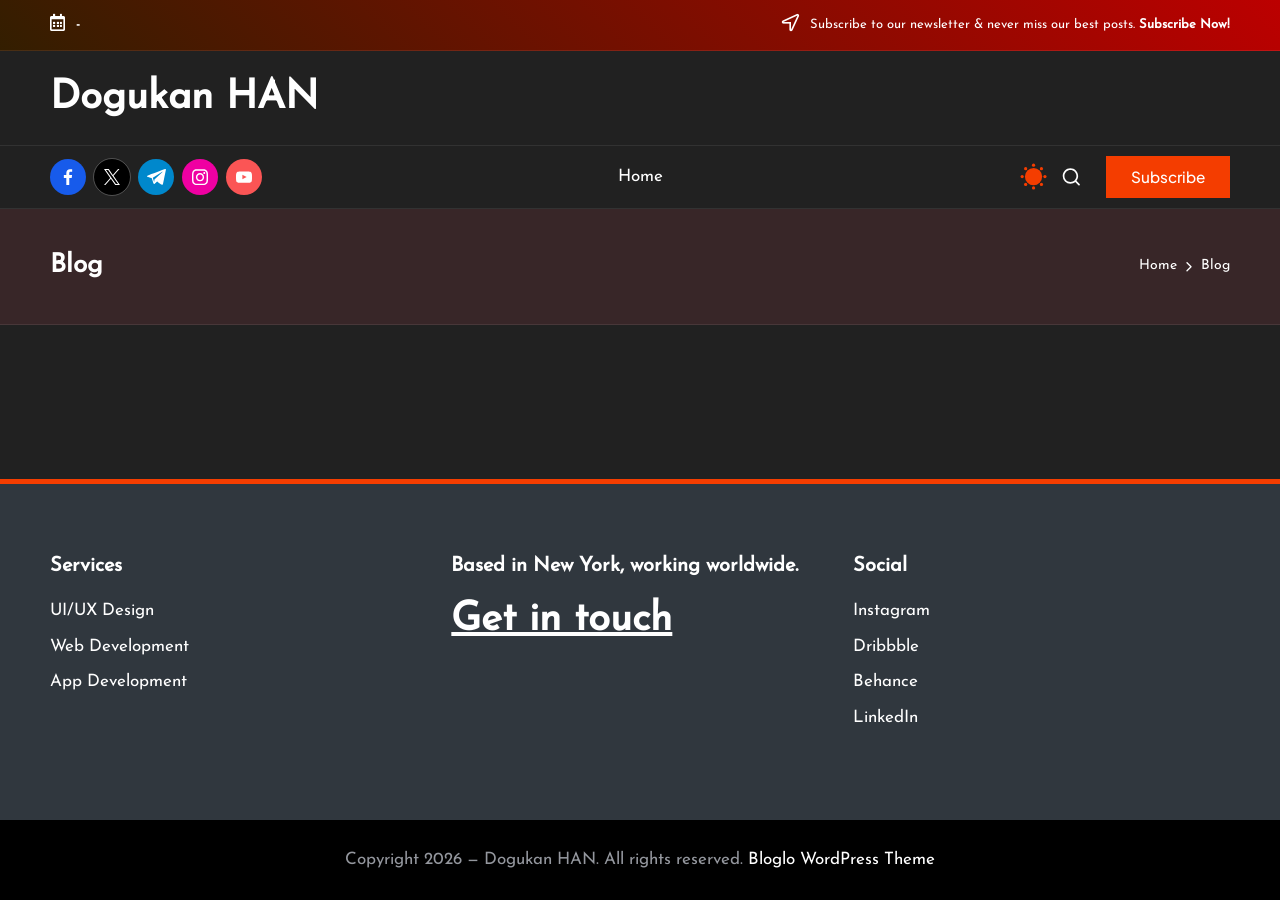
<file: blog/index.html>
<!doctype html>

<!DOCTYPE html>

<html data-theme="dark" itemscope="" itemtype="http://schema.org/WebPage" lang="en">
<head>
<meta charset="utf-8"/>

<title>Blog – Dogukan HAN</title>
<meta content="max-image-preview:large" name="robots"/>
<meta content="width=device-width, initial-scale=1" name="viewport"/>




<style id="wp-img-auto-sizes-contain-inline-css">
img:is([sizes=auto i],[sizes^="auto," i]){contain-intrinsic-size:3000px 1500px}
/*# sourceURL=wp-img-auto-sizes-contain-inline-css */
</style>
<style id="wp-emoji-styles-inline-css">

	img.wp-smiley, img.emoji {
		display: inline !important;
		border: none !important;
		box-shadow: none !important;
		height: 1em !important;
		width: 1em !important;
		margin: 0 0.07em !important;
		vertical-align: -0.1em !important;
		background: none !important;
		padding: 0 !important;
	}
/*# sourceURL=wp-emoji-styles-inline-css */
</style>
<style id="wp-block-library-inline-css">
:root{--wp-block-synced-color:#7a00df;--wp-block-synced-color--rgb:122,0,223;--wp-bound-block-color:var(--wp-block-synced-color);--wp-editor-canvas-background:#ddd;--wp-admin-theme-color:#007cba;--wp-admin-theme-color--rgb:0,124,186;--wp-admin-theme-color-darker-10:#006ba1;--wp-admin-theme-color-darker-10--rgb:0,107,160.5;--wp-admin-theme-color-darker-20:#005a87;--wp-admin-theme-color-darker-20--rgb:0,90,135;--wp-admin-border-width-focus:2px}@media (min-resolution:192dpi){:root{--wp-admin-border-width-focus:1.5px}}.wp-element-button{cursor:pointer}:root .has-very-light-gray-background-color{background-color:#eee}:root .has-very-dark-gray-background-color{background-color:#313131}:root .has-very-light-gray-color{color:#eee}:root .has-very-dark-gray-color{color:#313131}:root .has-vivid-green-cyan-to-vivid-cyan-blue-gradient-background{background:linear-gradient(135deg,#00d084,#0693e3)}:root .has-purple-crush-gradient-background{background:linear-gradient(135deg,#34e2e4,#4721fb 50%,#ab1dfe)}:root .has-hazy-dawn-gradient-background{background:linear-gradient(135deg,#faaca8,#dad0ec)}:root .has-subdued-olive-gradient-background{background:linear-gradient(135deg,#fafae1,#67a671)}:root .has-atomic-cream-gradient-background{background:linear-gradient(135deg,#fdd79a,#004a59)}:root .has-nightshade-gradient-background{background:linear-gradient(135deg,#330968,#31cdcf)}:root .has-midnight-gradient-background{background:linear-gradient(135deg,#020381,#2874fc)}:root{--wp--preset--font-size--normal:16px;--wp--preset--font-size--huge:42px}.has-regular-font-size{font-size:1em}.has-larger-font-size{font-size:2.625em}.has-normal-font-size{font-size:var(--wp--preset--font-size--normal)}.has-huge-font-size{font-size:var(--wp--preset--font-size--huge)}:root .has-text-align-center{text-align:center}:root .has-text-align-left{text-align:left}:root .has-text-align-right{text-align:right}.has-fit-text{white-space:nowrap!important}#end-resizable-editor-section{display:none}.aligncenter{clear:both}.items-justified-left{justify-content:flex-start}.items-justified-center{justify-content:center}.items-justified-right{justify-content:flex-end}.items-justified-space-between{justify-content:space-between}.screen-reader-text{word-wrap:normal!important;border:0;clip-path:inset(50%);height:1px;margin:-1px;overflow:hidden;padding:0;position:absolute;width:1px;word-break:normal!important}.screen-reader-text:focus{background-color:#ddd;clip-path:none;color:#444;display:block;font-size:1em;height:auto;left:5px;line-height:normal;padding:15px 23px 14px;text-decoration:none;top:5px;width:auto;z-index:100000}html :where(.has-border-color){border-style:solid}html :where([style^=border-color],[style*=";border-color"],[style*="; border-color"]){border-style:solid}html :where([style^=border-top-color],[style*=";border-top-color"],[style*="; border-top-color"]){border-top-style:solid}html :where([style^=border-right-color],[style*=";border-right-color"],[style*="; border-right-color"]){border-right-style:solid}html :where([style^=border-bottom-color],[style*=";border-bottom-color"],[style*="; border-bottom-color"]){border-bottom-style:solid}html :where([style^=border-left-color],[style*=";border-left-color"],[style*="; border-left-color"]){border-left-style:solid}html :where([style^=border-width],[style*=";border-width"],[style*="; border-width"]){border-style:solid}html :where([style^=border-top-width],[style*=";border-top-width"],[style*="; border-top-width"]){border-top-style:solid}html :where([style^=border-right-width],[style*=";border-right-width"],[style*="; border-right-width"]){border-right-style:solid}html :where([style^=border-bottom-width],[style*=";border-bottom-width"],[style*="; border-bottom-width"]){border-bottom-style:solid}html :where([style^=border-left-width],[style*=";border-left-width"],[style*="; border-left-width"]){border-left-style:solid}html :where(img[class*=wp-image-]){height:auto;max-width:100%}:where(figure){margin:0 0 1em}html :where(.is-position-sticky){--wp-admin--admin-bar--position-offset:var(--wp-admin--admin-bar--height,0px)}@media screen and (max-width:600px){html :where(.is-position-sticky){--wp-admin--admin-bar--position-offset:0px}}

/*# sourceURL=/wp-includes/css/dist/block-library/common.min.css */
</style>
<style id="classic-theme-styles-inline-css">
/*! This file is auto-generated */
.wp-block-button__link{color:#fff;background-color:#32373c;border-radius:9999px;box-shadow:none;text-decoration:none;padding:calc(.667em + 2px) calc(1.333em + 2px);font-size:1.125em}.wp-block-file__button{background:#32373c;color:#fff;text-decoration:none}
/*# sourceURL=/wp-includes/css/classic-themes.min.css */
</style>
<style id="global-styles-inline-css">
:root{--wp--preset--aspect-ratio--square: 1;--wp--preset--aspect-ratio--4-3: 4/3;--wp--preset--aspect-ratio--3-4: 3/4;--wp--preset--aspect-ratio--3-2: 3/2;--wp--preset--aspect-ratio--2-3: 2/3;--wp--preset--aspect-ratio--16-9: 16/9;--wp--preset--aspect-ratio--9-16: 9/16;--wp--preset--color--black: #000000;--wp--preset--color--cyan-bluish-gray: #abb8c3;--wp--preset--color--white: #ffffff;--wp--preset--color--pale-pink: #f78da7;--wp--preset--color--vivid-red: #cf2e2e;--wp--preset--color--luminous-vivid-orange: #ff6900;--wp--preset--color--luminous-vivid-amber: #fcb900;--wp--preset--color--light-green-cyan: #7bdcb5;--wp--preset--color--vivid-green-cyan: #00d084;--wp--preset--color--pale-cyan-blue: #8ed1fc;--wp--preset--color--vivid-cyan-blue: #0693e3;--wp--preset--color--vivid-purple: #9b51e0;--wp--preset--gradient--vivid-cyan-blue-to-vivid-purple: linear-gradient(135deg,rgb(6,147,227) 0%,rgb(155,81,224) 100%);--wp--preset--gradient--light-green-cyan-to-vivid-green-cyan: linear-gradient(135deg,rgb(122,220,180) 0%,rgb(0,208,130) 100%);--wp--preset--gradient--luminous-vivid-amber-to-luminous-vivid-orange: linear-gradient(135deg,rgb(252,185,0) 0%,rgb(255,105,0) 100%);--wp--preset--gradient--luminous-vivid-orange-to-vivid-red: linear-gradient(135deg,rgb(255,105,0) 0%,rgb(207,46,46) 100%);--wp--preset--gradient--very-light-gray-to-cyan-bluish-gray: linear-gradient(135deg,rgb(238,238,238) 0%,rgb(169,184,195) 100%);--wp--preset--gradient--cool-to-warm-spectrum: linear-gradient(135deg,rgb(74,234,220) 0%,rgb(151,120,209) 20%,rgb(207,42,186) 40%,rgb(238,44,130) 60%,rgb(251,105,98) 80%,rgb(254,248,76) 100%);--wp--preset--gradient--blush-light-purple: linear-gradient(135deg,rgb(255,206,236) 0%,rgb(152,150,240) 100%);--wp--preset--gradient--blush-bordeaux: linear-gradient(135deg,rgb(254,205,165) 0%,rgb(254,45,45) 50%,rgb(107,0,62) 100%);--wp--preset--gradient--luminous-dusk: linear-gradient(135deg,rgb(255,203,112) 0%,rgb(199,81,192) 50%,rgb(65,88,208) 100%);--wp--preset--gradient--pale-ocean: linear-gradient(135deg,rgb(255,245,203) 0%,rgb(182,227,212) 50%,rgb(51,167,181) 100%);--wp--preset--gradient--electric-grass: linear-gradient(135deg,rgb(202,248,128) 0%,rgb(113,206,126) 100%);--wp--preset--gradient--midnight: linear-gradient(135deg,rgb(2,3,129) 0%,rgb(40,116,252) 100%);--wp--preset--font-size--small: 13px;--wp--preset--font-size--medium: 20px;--wp--preset--font-size--large: 36px;--wp--preset--font-size--x-large: 42px;--wp--preset--spacing--20: 0.44rem;--wp--preset--spacing--30: 0.67rem;--wp--preset--spacing--40: 1rem;--wp--preset--spacing--50: 1.5rem;--wp--preset--spacing--60: 2.25rem;--wp--preset--spacing--70: 3.38rem;--wp--preset--spacing--80: 5.06rem;--wp--preset--shadow--natural: 6px 6px 9px rgba(0, 0, 0, 0.2);--wp--preset--shadow--deep: 12px 12px 50px rgba(0, 0, 0, 0.4);--wp--preset--shadow--sharp: 6px 6px 0px rgba(0, 0, 0, 0.2);--wp--preset--shadow--outlined: 6px 6px 0px -3px rgb(255, 255, 255), 6px 6px rgb(0, 0, 0);--wp--preset--shadow--crisp: 6px 6px 0px rgb(0, 0, 0);}.wp-block-button{--wp--preset--dimension--25: 25%;--wp--preset--dimension--50: 50%;--wp--preset--dimension--75: 75%;--wp--preset--dimension--100: 100%;}:where(body) { margin: 0; }:where(.is-layout-flex){gap: 0.5em;}:where(.is-layout-grid){gap: 0.5em;}body .is-layout-flex{display: flex;}.is-layout-flex{flex-wrap: wrap;align-items: center;}.is-layout-flex > :is(*, div){margin: 0;}body .is-layout-grid{display: grid;}.is-layout-grid > :is(*, div){margin: 0;}body{padding-top: 0px;padding-right: 0px;padding-bottom: 0px;padding-left: 0px;}:root :where(.wp-element-button, .wp-block-button__link){background-color: #32373c;border-width: 0;color: #fff;font-family: inherit;font-size: inherit;font-style: inherit;font-weight: inherit;letter-spacing: inherit;line-height: inherit;padding-top: calc(0.667em + 2px);padding-right: calc(1.333em + 2px);padding-bottom: calc(0.667em + 2px);padding-left: calc(1.333em + 2px);text-decoration: none;text-transform: inherit;}.has-black-color{color: var(--wp--preset--color--black) !important;}.has-cyan-bluish-gray-color{color: var(--wp--preset--color--cyan-bluish-gray) !important;}.has-white-color{color: var(--wp--preset--color--white) !important;}.has-pale-pink-color{color: var(--wp--preset--color--pale-pink) !important;}.has-vivid-red-color{color: var(--wp--preset--color--vivid-red) !important;}.has-luminous-vivid-orange-color{color: var(--wp--preset--color--luminous-vivid-orange) !important;}.has-luminous-vivid-amber-color{color: var(--wp--preset--color--luminous-vivid-amber) !important;}.has-light-green-cyan-color{color: var(--wp--preset--color--light-green-cyan) !important;}.has-vivid-green-cyan-color{color: var(--wp--preset--color--vivid-green-cyan) !important;}.has-pale-cyan-blue-color{color: var(--wp--preset--color--pale-cyan-blue) !important;}.has-vivid-cyan-blue-color{color: var(--wp--preset--color--vivid-cyan-blue) !important;}.has-vivid-purple-color{color: var(--wp--preset--color--vivid-purple) !important;}.has-black-background-color{background-color: var(--wp--preset--color--black) !important;}.has-cyan-bluish-gray-background-color{background-color: var(--wp--preset--color--cyan-bluish-gray) !important;}.has-white-background-color{background-color: var(--wp--preset--color--white) !important;}.has-pale-pink-background-color{background-color: var(--wp--preset--color--pale-pink) !important;}.has-vivid-red-background-color{background-color: var(--wp--preset--color--vivid-red) !important;}.has-luminous-vivid-orange-background-color{background-color: var(--wp--preset--color--luminous-vivid-orange) !important;}.has-luminous-vivid-amber-background-color{background-color: var(--wp--preset--color--luminous-vivid-amber) !important;}.has-light-green-cyan-background-color{background-color: var(--wp--preset--color--light-green-cyan) !important;}.has-vivid-green-cyan-background-color{background-color: var(--wp--preset--color--vivid-green-cyan) !important;}.has-pale-cyan-blue-background-color{background-color: var(--wp--preset--color--pale-cyan-blue) !important;}.has-vivid-cyan-blue-background-color{background-color: var(--wp--preset--color--vivid-cyan-blue) !important;}.has-vivid-purple-background-color{background-color: var(--wp--preset--color--vivid-purple) !important;}.has-black-border-color{border-color: var(--wp--preset--color--black) !important;}.has-cyan-bluish-gray-border-color{border-color: var(--wp--preset--color--cyan-bluish-gray) !important;}.has-white-border-color{border-color: var(--wp--preset--color--white) !important;}.has-pale-pink-border-color{border-color: var(--wp--preset--color--pale-pink) !important;}.has-vivid-red-border-color{border-color: var(--wp--preset--color--vivid-red) !important;}.has-luminous-vivid-orange-border-color{border-color: var(--wp--preset--color--luminous-vivid-orange) !important;}.has-luminous-vivid-amber-border-color{border-color: var(--wp--preset--color--luminous-vivid-amber) !important;}.has-light-green-cyan-border-color{border-color: var(--wp--preset--color--light-green-cyan) !important;}.has-vivid-green-cyan-border-color{border-color: var(--wp--preset--color--vivid-green-cyan) !important;}.has-pale-cyan-blue-border-color{border-color: var(--wp--preset--color--pale-cyan-blue) !important;}.has-vivid-cyan-blue-border-color{border-color: var(--wp--preset--color--vivid-cyan-blue) !important;}.has-vivid-purple-border-color{border-color: var(--wp--preset--color--vivid-purple) !important;}.has-vivid-cyan-blue-to-vivid-purple-gradient-background{background: var(--wp--preset--gradient--vivid-cyan-blue-to-vivid-purple) !important;}.has-light-green-cyan-to-vivid-green-cyan-gradient-background{background: var(--wp--preset--gradient--light-green-cyan-to-vivid-green-cyan) !important;}.has-luminous-vivid-amber-to-luminous-vivid-orange-gradient-background{background: var(--wp--preset--gradient--luminous-vivid-amber-to-luminous-vivid-orange) !important;}.has-luminous-vivid-orange-to-vivid-red-gradient-background{background: var(--wp--preset--gradient--luminous-vivid-orange-to-vivid-red) !important;}.has-very-light-gray-to-cyan-bluish-gray-gradient-background{background: var(--wp--preset--gradient--very-light-gray-to-cyan-bluish-gray) !important;}.has-cool-to-warm-spectrum-gradient-background{background: var(--wp--preset--gradient--cool-to-warm-spectrum) !important;}.has-blush-light-purple-gradient-background{background: var(--wp--preset--gradient--blush-light-purple) !important;}.has-blush-bordeaux-gradient-background{background: var(--wp--preset--gradient--blush-bordeaux) !important;}.has-luminous-dusk-gradient-background{background: var(--wp--preset--gradient--luminous-dusk) !important;}.has-pale-ocean-gradient-background{background: var(--wp--preset--gradient--pale-ocean) !important;}.has-electric-grass-gradient-background{background: var(--wp--preset--gradient--electric-grass) !important;}.has-midnight-gradient-background{background: var(--wp--preset--gradient--midnight) !important;}.has-small-font-size{font-size: var(--wp--preset--font-size--small) !important;}.has-medium-font-size{font-size: var(--wp--preset--font-size--medium) !important;}.has-large-font-size{font-size: var(--wp--preset--font-size--large) !important;}.has-x-large-font-size{font-size: var(--wp--preset--font-size--x-large) !important;}
/*# sourceURL=global-styles-inline-css */
</style>
<link href="/assets/069e9303a961-elementor.min.css" id="bloglo-elementor-css" media="all" rel="stylesheet"/>
<link href="/assets/bdc3009d19a5-all.min.css" id="FontAwesome-css" media="all" rel="stylesheet"/>
<link href="/assets/c4f5fbc30417-style.min.css" id="bloglo-styles-css" media="all" rel="stylesheet"/>
<link href="/assets/5619cf19cc97-fonts.css" id="bloglo-google-fonts-css" media="" rel="stylesheet"/>
<link href="/assets/bd68616f8558-dynamic-styles.css" id="bloglo-dynamic-styles-css" media="all" rel="stylesheet"/>
<link href="/assets/c1ad176b663c-enlighterjs.min.css" id="enlighterjs-css" media="all" rel="stylesheet"/>
<link href="/assets/6e372272c92a-frontend.min.css" id="elementor-frontend-css" media="all" rel="stylesheet"/>
<link href="/assets/88a9621170bb-general.min.css" id="eael-general-css" media="all" rel="stylesheet"/>




<link href="https://dogukanhan.com/blog/" rel="canonical"/>

<meta content="#f43d00" name="theme-color"/><style>.recentcomments a{display:inline !important;padding:0 !important;margin:0 !important;}</style><link href="https://dogukanhan.com/blog/" rel="canonical"/><meta content="Doğukan HAN — computer engineer interested in cloud software development and microservice architecture. Education, skills, and certifications." name="description"/><link href="/static.css" rel="stylesheet"/></head>
<body class="wp-singular page-template-default page page-id-1536 wp-embed-responsive wp-theme-bloglo bloglo-layout__fw-contained bloglo-layout__boxed-separated bloglo-layout-shadow bloglo-header-layout-4 bloglo-menu-animation-underline bloglo-header__separators-none bloglo-page-title-align-left bloglo-has-sidebar bloglo-sticky-sidebar bloglo-sidebar-style-3 bloglo-sidebar-position__right-sidebar bloglo-sidebar-r__after-content entry-media-hover-style-1 bloglo-copyright-layout-1 is-section-heading-init-s1 is-footer-heading-init-s0 bloglo-input-supported validate-comment-form bloglo-menu-accessibility elementor-default elementor-kit-268">
<div class="hfeed site" id="page">
<a class="skip-link screen-reader-text" href="#main">Skip to content</a>
<header class="site-header" id="masthead" itemscope="itemscope" itemtype="https://schema.org/WPHeader" role="banner">
<div id="bloglo-topbar">
<div class="bloglo-container">
<div class="bloglo-flex-row">
<div class="col-md flex-basis-auto start-sm"><div class="bloglo-topbar-widget__text bloglo-topbar-widget bloglo-all"><span><i class="far fa-calendar-alt fa-lg bloglo-icon"></i><strong><span id="bloglo-date"></span> - <span id="bloglo-time"></span></strong></span></div></div>
<div class="col-md flex-basis-auto end-sm"><div class="bloglo-topbar-widget__text bloglo-topbar-widget bloglo-all"><span><i class="far fa-location-arrow fa-lg bloglo-icon"></i> Subscribe to our newsletter &amp; never miss our best posts. <a href="#"><strong>Subscribe Now!</strong></a></span></div></div>
</div>
</div>
</div>
<div id="bloglo-header">
<div id="bloglo-header-inner">
<div class="bloglo-header-container">
<div class="bloglo-logo-container">
<div class="bloglo-container">
<div class="bloglo-logo bloglo-header-element" itemscope="itemscope" itemtype="https://schema.org/Organization">
<div class="logo-inner"><span class="site-title" itemprop="name">
<a href="/" itemprop="url" rel="home">
							Dogukan HAN
						</a>
</span></div></div>
<div class="bloglo-header-widgets bloglo-header-element bloglo-widget-location-right"><div class="bloglo-header-widget__socials bloglo-header-widget bloglo-hide-mobile-tablet"><div class="bloglo-widget-wrapper"><nav class="bloglo-social-nav rounded-fill bloglo-standard">
<ul class="bloglo-socials-menu" id="menu-social-menu-default">
<li class="menu-item">
<a href="https://www.facebook.com/">
<span class="screen-reader-text">facebook.com</span>
<span class="facebook">
<svg aria-hidden="true" class="bloglo-icon" height="32" viewbox="0 0 32 32" width="32" xmlns="http://www.w3.org/2000/svg"><path d="M18.518 32.438V17.799h4.88l.751-5.693h-5.631V8.477c0-1.627.438-2.753 2.815-2.753h3.003V.657c-.5-.125-2.315-.25-4.379-.25-4.379 0-7.32 2.628-7.32 7.507v4.192H7.695v5.693h4.942v14.639z"></path></svg>
<svg aria-hidden="true" class="bloglo-icon bottom-icon" height="32" viewbox="0 0 32 32" width="32" xmlns="http://www.w3.org/2000/svg"><path d="M18.518 32.438V17.799h4.88l.751-5.693h-5.631V8.477c0-1.627.438-2.753 2.815-2.753h3.003V.657c-.5-.125-2.315-.25-4.379-.25-4.379 0-7.32 2.628-7.32 7.507v4.192H7.695v5.693h4.942v14.639z"></path></svg>
</span>
</a>
</li>
<li class="menu-item">
<a href="https://twitter.com/">
<span class="screen-reader-text">twitter.com</span>
<span class="twitter">
<svg aria-hidden="true" class="bloglo-icon" height="32" viewbox="0 0 24 24" width="32" xmlns="http://www.w3.org/2000/svg"><path d="M14.258 10.152 23.176 0h-2.113l-7.747 8.813L7.133 0H0l9.352 13.328L0 23.973h2.113l8.176-9.309 6.531 9.309h7.133zm-2.895 3.293-.949-1.328L2.875 1.56h3.246l6.086 8.523.945 1.328 7.91 11.078h-3.246zm0 0"></path></svg>
<svg aria-hidden="true" class="bloglo-icon bottom-icon" height="32" viewbox="0 0 24 24" width="32" xmlns="http://www.w3.org/2000/svg"><path d="M14.258 10.152 23.176 0h-2.113l-7.747 8.813L7.133 0H0l9.352 13.328L0 23.973h2.113l8.176-9.309 6.531 9.309h7.133zm-2.895 3.293-.949-1.328L2.875 1.56h3.246l6.086 8.523.945 1.328 7.91 11.078h-3.246zm0 0"></path></svg>
</span>
</a>
</li>
<li class="menu-item">
<a href="https://t.me/">
<span class="screen-reader-text">t.me</span>
<span class="telegram">
<svg aria-hidden="true" class="bloglo-icon" height="27" viewbox="0 0 32 27" width="32" xmlns="http://www.w3.org/2000/svg"><path d="M24.512 26.372c.43.304.983.38 1.476.193.494-.188.857-.609.966-1.12C28.113 20 30.924 6.217 31.978 1.264a1.041 1.041 0 0 0-.347-1.01c-.293-.25-.7-.322-1.063-.187C24.979 2.136 7.762 8.596.724 11.2a1.102 1.102 0 0 0-.722 1.065c.016.472.333.882.79 1.019 3.156.944 7.299 2.257 7.299 2.257s1.936 5.847 2.945 8.82c.127.374.419.667.804.768.384.1.795-.005 1.082-.276l4.128-3.897s4.762 3.492 7.463 5.416Zm-14.68-11.57 2.24 7.385.497-4.676 13.58-12.248a.37.37 0 0 0 .043-.503.379.379 0 0 0-.5-.085L9.831 14.803Z" fill-rule="evenodd"></path></svg>
<svg aria-hidden="true" class="bloglo-icon bottom-icon" height="27" viewbox="0 0 32 27" width="32" xmlns="http://www.w3.org/2000/svg"><path d="M24.512 26.372c.43.304.983.38 1.476.193.494-.188.857-.609.966-1.12C28.113 20 30.924 6.217 31.978 1.264a1.041 1.041 0 0 0-.347-1.01c-.293-.25-.7-.322-1.063-.187C24.979 2.136 7.762 8.596.724 11.2a1.102 1.102 0 0 0-.722 1.065c.016.472.333.882.79 1.019 3.156.944 7.299 2.257 7.299 2.257s1.936 5.847 2.945 8.82c.127.374.419.667.804.768.384.1.795-.005 1.082-.276l4.128-3.897s4.762 3.492 7.463 5.416Zm-14.68-11.57 2.24 7.385.497-4.676 13.58-12.248a.37.37 0 0 0 .043-.503.379.379 0 0 0-.5-.085L9.831 14.803Z" fill-rule="evenodd"></path></svg>
</span>
</a>
</li>
<li class="menu-item">
<a href="https://www.instagram.com/">
<span class="screen-reader-text">instagram.com</span>
<span class="instagram">
<svg aria-hidden="true" class="bloglo-icon" height="32" viewbox="0 0 32 32" width="32" xmlns="http://www.w3.org/2000/svg"><path d="M16.016 3.284c4.317 0 4.755.063 6.444.125 1.627.063 2.44.313 3.003.5.751.313 1.314.688 1.814 1.189.563.563.938 1.126 1.189 1.814.25.626.5 1.439.563 3.003.063 1.752.125 2.19.125 6.506s-.063 4.755-.125 6.444c-.063 1.627-.313 2.44-.5 3.003-.313.751-.688 1.314-1.189 1.814-.563.563-1.126.938-1.814 1.189-.626.25-1.439.5-3.003.563-1.752.063-2.19.125-6.506.125s-4.755-.063-6.444-.125c-1.627-.063-2.44-.313-3.003-.5-.751-.313-1.314-.688-1.814-1.189-.563-.563-.938-1.126-1.189-1.814-.25-.626-.5-1.439-.563-3.003-.063-1.752-.125-2.19-.125-6.506s.063-4.755.125-6.444c.063-1.627.313-2.44.5-3.003.313-.751.688-1.314 1.189-1.814.563-.563 1.126-.938 1.814-1.189.626-.25 1.439-.5 3.003-.563 1.752-.063 2.19-.125 6.506-.125m0-2.877c-4.379 0-4.88.063-6.569.125-1.752.063-2.94.313-3.879.688-1.064.438-2.002 1.001-2.878 1.877S1.251 4.911.813 5.975C.438 6.976.187 8.102.125 9.854.062 11.543 0 12.044 0 16.423s.063 4.88.125 6.569c.063 1.752.313 2.94.688 3.879.438 1.064 1.001 2.002 1.877 2.878s1.814 1.439 2.878 1.877c1.001.375 2.127.626 3.879.688 1.689.063 2.19.125 6.569.125s4.88-.063 6.569-.125c1.752-.063 2.94-.313 3.879-.688 1.064-.438 2.002-1.001 2.878-1.877s1.439-1.814 1.877-2.878c.375-1.001.626-2.127.688-3.879.063-1.689.125-2.19.125-6.569s-.063-4.88-.125-6.569c-.063-1.752-.313-2.94-.688-3.879-.438-1.064-1.001-2.002-1.877-2.878s-1.814-1.439-2.878-1.877C25.463.845 24.337.594 22.585.532c-1.689-.063-2.19-.125-6.569-.125zm0 7.757c-4.567 0-8.258 3.691-8.258 8.258s3.691 8.258 8.258 8.258c4.567 0 8.258-3.691 8.258-8.258s-3.691-8.258-8.258-8.258zm0 13.639c-2.94 0-5.38-2.44-5.38-5.38s2.44-5.38 5.38-5.38 5.38 2.44 5.38 5.38-2.44 5.38-5.38 5.38zM26.463 7.851c0 1.064-.813 1.939-1.877 1.939s-1.939-.876-1.939-1.939c0-1.064.876-1.877 1.939-1.877s1.877.813 1.877 1.877z"></path></svg>
<svg aria-hidden="true" class="bloglo-icon bottom-icon" height="32" viewbox="0 0 32 32" width="32" xmlns="http://www.w3.org/2000/svg"><path d="M16.016 3.284c4.317 0 4.755.063 6.444.125 1.627.063 2.44.313 3.003.5.751.313 1.314.688 1.814 1.189.563.563.938 1.126 1.189 1.814.25.626.5 1.439.563 3.003.063 1.752.125 2.19.125 6.506s-.063 4.755-.125 6.444c-.063 1.627-.313 2.44-.5 3.003-.313.751-.688 1.314-1.189 1.814-.563.563-1.126.938-1.814 1.189-.626.25-1.439.5-3.003.563-1.752.063-2.19.125-6.506.125s-4.755-.063-6.444-.125c-1.627-.063-2.44-.313-3.003-.5-.751-.313-1.314-.688-1.814-1.189-.563-.563-.938-1.126-1.189-1.814-.25-.626-.5-1.439-.563-3.003-.063-1.752-.125-2.19-.125-6.506s.063-4.755.125-6.444c.063-1.627.313-2.44.5-3.003.313-.751.688-1.314 1.189-1.814.563-.563 1.126-.938 1.814-1.189.626-.25 1.439-.5 3.003-.563 1.752-.063 2.19-.125 6.506-.125m0-2.877c-4.379 0-4.88.063-6.569.125-1.752.063-2.94.313-3.879.688-1.064.438-2.002 1.001-2.878 1.877S1.251 4.911.813 5.975C.438 6.976.187 8.102.125 9.854.062 11.543 0 12.044 0 16.423s.063 4.88.125 6.569c.063 1.752.313 2.94.688 3.879.438 1.064 1.001 2.002 1.877 2.878s1.814 1.439 2.878 1.877c1.001.375 2.127.626 3.879.688 1.689.063 2.19.125 6.569.125s4.88-.063 6.569-.125c1.752-.063 2.94-.313 3.879-.688 1.064-.438 2.002-1.001 2.878-1.877s1.439-1.814 1.877-2.878c.375-1.001.626-2.127.688-3.879.063-1.689.125-2.19.125-6.569s-.063-4.88-.125-6.569c-.063-1.752-.313-2.94-.688-3.879-.438-1.064-1.001-2.002-1.877-2.878s-1.814-1.439-2.878-1.877C25.463.845 24.337.594 22.585.532c-1.689-.063-2.19-.125-6.569-.125zm0 7.757c-4.567 0-8.258 3.691-8.258 8.258s3.691 8.258 8.258 8.258c4.567 0 8.258-3.691 8.258-8.258s-3.691-8.258-8.258-8.258zm0 13.639c-2.94 0-5.38-2.44-5.38-5.38s2.44-5.38 5.38-5.38 5.38 2.44 5.38 5.38-2.44 5.38-5.38 5.38zM26.463 7.851c0 1.064-.813 1.939-1.877 1.939s-1.939-.876-1.939-1.939c0-1.064.876-1.877 1.939-1.877s1.877.813 1.877 1.877z"></path></svg>
</span>
</a>
</li>
<li class="menu-item">
<a href="https://youtube.com/">
<span class="screen-reader-text">youtube.com</span>
<span class="youtube">
<svg aria-hidden="true" class="bloglo-icon" height="32" viewbox="0 0 32 32" width="32" xmlns="http://www.w3.org/2000/svg"><path d="M31.718 10.041s-.313-2.252-1.251-3.191c-1.251-1.314-2.628-1.314-3.253-1.376-4.442-.313-11.198-.313-11.198-.313s-6.757 0-11.198.313c-.626.063-2.002.063-3.253 1.376-.938.938-1.251 3.191-1.251 3.191s-.313 2.565-.313 5.13v2.44c0 2.628.313 5.193.313 5.193s.313 2.19 1.251 3.191c1.251 1.251 2.878 1.251 3.566 1.376 2.565.25 10.886.313 10.886.313s6.757 0 11.198-.313c.626-.063 2.002-.125 3.253-1.376.938-1.001 1.251-3.191 1.251-3.191s.313-2.565.313-5.193v-2.44c0-2.565-.313-5.13-.313-5.13zm-11.386 6.632l-7.57 3.941v-9.009l8.633 4.504z"></path></svg>
<svg aria-hidden="true" class="bloglo-icon bottom-icon" height="32" viewbox="0 0 32 32" width="32" xmlns="http://www.w3.org/2000/svg"><path d="M31.718 10.041s-.313-2.252-1.251-3.191c-1.251-1.314-2.628-1.314-3.253-1.376-4.442-.313-11.198-.313-11.198-.313s-6.757 0-11.198.313c-.626.063-2.002.063-3.253 1.376-.938.938-1.251 3.191-1.251 3.191s-.313 2.565-.313 5.13v2.44c0 2.628.313 5.193.313 5.193s.313 2.19 1.251 3.191c1.251 1.251 2.878 1.251 3.566 1.376 2.565.25 10.886.313 10.886.313s6.757 0 11.198-.313c.626-.063 2.002-.125 3.253-1.376.938-1.001 1.251-3.191 1.251-3.191s.313-2.565.313-5.193v-2.44c0-2.565-.313-5.13-.313-5.13zm-11.386 6.632l-7.57 3.941v-9.009l8.633 4.504z"></path></svg>
</span>
</a>
</li>
</ul>
</nav></div></div><div class="bloglo-header-widget__darkmode bloglo-header-widget bloglo-hide-mobile-tablet"><div class="bloglo-widget-wrapper"><label class="bloglo-darkmode" for="lightdarkswitch" tabindex="0"><input id="lightdarkswitch" type="checkbox"/><div class="bloglo-darkmode-toogle"></div></label></div></div><div class="bloglo-header-widget__search bloglo-header-widget bloglo-hide-mobile-tablet"><div class="bloglo-widget-wrapper">
<div aria-haspopup="true">
<a class="bloglo-search" href="#">
<svg aria-label="Search" class="bloglo-icon" height="32" viewbox="0 0 32 32" width="32" xmlns="http://www.w3.org/2000/svg"><path d="M28.962 26.499l-4.938-4.938c1.602-2.002 2.669-4.671 2.669-7.474 0-6.673-5.339-12.012-12.012-12.012S2.669 7.414 2.669 14.087a11.962 11.962 0 0012.012 12.012c2.803 0 5.472-.934 7.474-2.669l4.938 4.938c.267.267.667.4.934.4s.667-.133.934-.4a1.29 1.29 0 000-1.868zM5.339 14.087c0-5.205 4.137-9.342 9.342-9.342s9.342 4.137 9.342 9.342c0 2.536-1.068 4.938-2.669 6.54-1.735 1.735-4.004 2.669-6.54 2.669-5.339.133-9.476-4.004-9.476-9.209z"></path></svg> </a>
<div class="bloglo-search-simple bloglo-search-container dropdown-item">
<form action="https://dogukanhan.com/" aria-label="Site Search" class="bloglo-search-form" method="get" role="search">
<label class="bloglo-form-label">
<span class="screen-reader-text">Search for:</span>
<input autocomplete="off" class="bloglo-input-search" name="s" placeholder="Search" type="search" value=""/>
</label>
<button aria-hidden="true" class="bloglo-animate-arrow right-arrow" role="button" tabindex="0" type="submit">
<svg viewbox="0 0 25 18" xmlns="http://www.w3.org/2000/svg"><path class="arrow-handle" d="M2.511 9.007l7.185-7.221c.407-.409.407-1.071 0-1.48s-1.068-.409-1.476 0L.306 8.259a1.049 1.049 0 000 1.481l7.914 7.952c.407.408 1.068.408 1.476 0s.407-1.07 0-1.479L2.511 9.007z"></path><path class="arrow-bar" clip-rule="evenodd" d="M1 8h28.001a1.001 1.001 0 010 2H1a1 1 0 110-2z" fill-rule="evenodd"></path></svg>
</button> <button aria-hidden="true" class="bloglo-search-close" role="button" type="button">
<svg aria-hidden="true" height="16" viewbox="0 0 16 16" width="16" xmlns="http://www.w3.org/2000/svg"><path d="M6.852 7.649L.399 1.195 1.445.149l6.454 6.453L14.352.149l1.047 1.046-6.454 6.454 6.454 6.453-1.047 1.047-6.453-6.454-6.454 6.454-1.046-1.047z" fill="currentColor" fill-rule="evenodd"></path></svg>
</button>
</form>
</div>
</div>
</div></div><div class="bloglo-header-widget__button bloglo-header-widget bloglo-hide-mobile-tablet"><div class="bloglo-widget-wrapper"><a class="btn-small bloglo-btn" href="#" role="button" target="_self"><span>Subscribe</span></a></div></div></div>
<span class="bloglo-header-element bloglo-mobile-nav">
<button aria-controls="bloglo-primary-nav" aria-label="Menu" class="bloglo-hamburger hamburger--spin bloglo-hamburger-bloglo-primary-nav" type="button">
<span class="hamburger-box">
<span class="hamburger-inner"></span>
</span>
</button>
<nav aria-label="Site Navigation" class="site-navigation main-navigation bloglo-primary-nav bloglo-nav bloglo-header-element" itemscope="itemscope" itemtype="https://schema.org/SiteNavigationElement" role="navigation">
<ul class="menu" id="bloglo-primary-nav"><li class="menu-item menu-item-type-post_type menu-item-object-page menu-item-home menu-item-275" id="menu-item-275"><a href="/"><span>Home</span></a></li>
</ul></nav>
</span>
</div>
</div>
<div class="bloglo-nav-container">
<div class="bloglo-container">
<div class="bloglo-header-widgets bloglo-header-element bloglo-widget-location-left"><div class="bloglo-header-widget__socials bloglo-header-widget bloglo-hide-mobile-tablet"><div class="bloglo-widget-wrapper"><nav class="bloglo-social-nav rounded-fill bloglo-standard">
<ul class="bloglo-socials-menu" id="menu-social-menu-default-24">
<li class="menu-item">
<a href="https://www.facebook.com/">
<span class="screen-reader-text">facebook.com</span>
<span class="facebook">
<svg aria-hidden="true" class="bloglo-icon" height="32" viewbox="0 0 32 32" width="32" xmlns="http://www.w3.org/2000/svg"><path d="M18.518 32.438V17.799h4.88l.751-5.693h-5.631V8.477c0-1.627.438-2.753 2.815-2.753h3.003V.657c-.5-.125-2.315-.25-4.379-.25-4.379 0-7.32 2.628-7.32 7.507v4.192H7.695v5.693h4.942v14.639z"></path></svg>
<svg aria-hidden="true" class="bloglo-icon bottom-icon" height="32" viewbox="0 0 32 32" width="32" xmlns="http://www.w3.org/2000/svg"><path d="M18.518 32.438V17.799h4.88l.751-5.693h-5.631V8.477c0-1.627.438-2.753 2.815-2.753h3.003V.657c-.5-.125-2.315-.25-4.379-.25-4.379 0-7.32 2.628-7.32 7.507v4.192H7.695v5.693h4.942v14.639z"></path></svg>
</span>
</a>
</li>
<li class="menu-item">
<a href="https://twitter.com/">
<span class="screen-reader-text">twitter.com</span>
<span class="twitter">
<svg aria-hidden="true" class="bloglo-icon" height="32" viewbox="0 0 24 24" width="32" xmlns="http://www.w3.org/2000/svg"><path d="M14.258 10.152 23.176 0h-2.113l-7.747 8.813L7.133 0H0l9.352 13.328L0 23.973h2.113l8.176-9.309 6.531 9.309h7.133zm-2.895 3.293-.949-1.328L2.875 1.56h3.246l6.086 8.523.945 1.328 7.91 11.078h-3.246zm0 0"></path></svg>
<svg aria-hidden="true" class="bloglo-icon bottom-icon" height="32" viewbox="0 0 24 24" width="32" xmlns="http://www.w3.org/2000/svg"><path d="M14.258 10.152 23.176 0h-2.113l-7.747 8.813L7.133 0H0l9.352 13.328L0 23.973h2.113l8.176-9.309 6.531 9.309h7.133zm-2.895 3.293-.949-1.328L2.875 1.56h3.246l6.086 8.523.945 1.328 7.91 11.078h-3.246zm0 0"></path></svg>
</span>
</a>
</li>
<li class="menu-item">
<a href="https://t.me/">
<span class="screen-reader-text">t.me</span>
<span class="telegram">
<svg aria-hidden="true" class="bloglo-icon" height="27" viewbox="0 0 32 27" width="32" xmlns="http://www.w3.org/2000/svg"><path d="M24.512 26.372c.43.304.983.38 1.476.193.494-.188.857-.609.966-1.12C28.113 20 30.924 6.217 31.978 1.264a1.041 1.041 0 0 0-.347-1.01c-.293-.25-.7-.322-1.063-.187C24.979 2.136 7.762 8.596.724 11.2a1.102 1.102 0 0 0-.722 1.065c.016.472.333.882.79 1.019 3.156.944 7.299 2.257 7.299 2.257s1.936 5.847 2.945 8.82c.127.374.419.667.804.768.384.1.795-.005 1.082-.276l4.128-3.897s4.762 3.492 7.463 5.416Zm-14.68-11.57 2.24 7.385.497-4.676 13.58-12.248a.37.37 0 0 0 .043-.503.379.379 0 0 0-.5-.085L9.831 14.803Z" fill-rule="evenodd"></path></svg>
<svg aria-hidden="true" class="bloglo-icon bottom-icon" height="27" viewbox="0 0 32 27" width="32" xmlns="http://www.w3.org/2000/svg"><path d="M24.512 26.372c.43.304.983.38 1.476.193.494-.188.857-.609.966-1.12C28.113 20 30.924 6.217 31.978 1.264a1.041 1.041 0 0 0-.347-1.01c-.293-.25-.7-.322-1.063-.187C24.979 2.136 7.762 8.596.724 11.2a1.102 1.102 0 0 0-.722 1.065c.016.472.333.882.79 1.019 3.156.944 7.299 2.257 7.299 2.257s1.936 5.847 2.945 8.82c.127.374.419.667.804.768.384.1.795-.005 1.082-.276l4.128-3.897s4.762 3.492 7.463 5.416Zm-14.68-11.57 2.24 7.385.497-4.676 13.58-12.248a.37.37 0 0 0 .043-.503.379.379 0 0 0-.5-.085L9.831 14.803Z" fill-rule="evenodd"></path></svg>
</span>
</a>
</li>
<li class="menu-item">
<a href="https://www.instagram.com/">
<span class="screen-reader-text">instagram.com</span>
<span class="instagram">
<svg aria-hidden="true" class="bloglo-icon" height="32" viewbox="0 0 32 32" width="32" xmlns="http://www.w3.org/2000/svg"><path d="M16.016 3.284c4.317 0 4.755.063 6.444.125 1.627.063 2.44.313 3.003.5.751.313 1.314.688 1.814 1.189.563.563.938 1.126 1.189 1.814.25.626.5 1.439.563 3.003.063 1.752.125 2.19.125 6.506s-.063 4.755-.125 6.444c-.063 1.627-.313 2.44-.5 3.003-.313.751-.688 1.314-1.189 1.814-.563.563-1.126.938-1.814 1.189-.626.25-1.439.5-3.003.563-1.752.063-2.19.125-6.506.125s-4.755-.063-6.444-.125c-1.627-.063-2.44-.313-3.003-.5-.751-.313-1.314-.688-1.814-1.189-.563-.563-.938-1.126-1.189-1.814-.25-.626-.5-1.439-.563-3.003-.063-1.752-.125-2.19-.125-6.506s.063-4.755.125-6.444c.063-1.627.313-2.44.5-3.003.313-.751.688-1.314 1.189-1.814.563-.563 1.126-.938 1.814-1.189.626-.25 1.439-.5 3.003-.563 1.752-.063 2.19-.125 6.506-.125m0-2.877c-4.379 0-4.88.063-6.569.125-1.752.063-2.94.313-3.879.688-1.064.438-2.002 1.001-2.878 1.877S1.251 4.911.813 5.975C.438 6.976.187 8.102.125 9.854.062 11.543 0 12.044 0 16.423s.063 4.88.125 6.569c.063 1.752.313 2.94.688 3.879.438 1.064 1.001 2.002 1.877 2.878s1.814 1.439 2.878 1.877c1.001.375 2.127.626 3.879.688 1.689.063 2.19.125 6.569.125s4.88-.063 6.569-.125c1.752-.063 2.94-.313 3.879-.688 1.064-.438 2.002-1.001 2.878-1.877s1.439-1.814 1.877-2.878c.375-1.001.626-2.127.688-3.879.063-1.689.125-2.19.125-6.569s-.063-4.88-.125-6.569c-.063-1.752-.313-2.94-.688-3.879-.438-1.064-1.001-2.002-1.877-2.878s-1.814-1.439-2.878-1.877C25.463.845 24.337.594 22.585.532c-1.689-.063-2.19-.125-6.569-.125zm0 7.757c-4.567 0-8.258 3.691-8.258 8.258s3.691 8.258 8.258 8.258c4.567 0 8.258-3.691 8.258-8.258s-3.691-8.258-8.258-8.258zm0 13.639c-2.94 0-5.38-2.44-5.38-5.38s2.44-5.38 5.38-5.38 5.38 2.44 5.38 5.38-2.44 5.38-5.38 5.38zM26.463 7.851c0 1.064-.813 1.939-1.877 1.939s-1.939-.876-1.939-1.939c0-1.064.876-1.877 1.939-1.877s1.877.813 1.877 1.877z"></path></svg>
<svg aria-hidden="true" class="bloglo-icon bottom-icon" height="32" viewbox="0 0 32 32" width="32" xmlns="http://www.w3.org/2000/svg"><path d="M16.016 3.284c4.317 0 4.755.063 6.444.125 1.627.063 2.44.313 3.003.5.751.313 1.314.688 1.814 1.189.563.563.938 1.126 1.189 1.814.25.626.5 1.439.563 3.003.063 1.752.125 2.19.125 6.506s-.063 4.755-.125 6.444c-.063 1.627-.313 2.44-.5 3.003-.313.751-.688 1.314-1.189 1.814-.563.563-1.126.938-1.814 1.189-.626.25-1.439.5-3.003.563-1.752.063-2.19.125-6.506.125s-4.755-.063-6.444-.125c-1.627-.063-2.44-.313-3.003-.5-.751-.313-1.314-.688-1.814-1.189-.563-.563-.938-1.126-1.189-1.814-.25-.626-.5-1.439-.563-3.003-.063-1.752-.125-2.19-.125-6.506s.063-4.755.125-6.444c.063-1.627.313-2.44.5-3.003.313-.751.688-1.314 1.189-1.814.563-.563 1.126-.938 1.814-1.189.626-.25 1.439-.5 3.003-.563 1.752-.063 2.19-.125 6.506-.125m0-2.877c-4.379 0-4.88.063-6.569.125-1.752.063-2.94.313-3.879.688-1.064.438-2.002 1.001-2.878 1.877S1.251 4.911.813 5.975C.438 6.976.187 8.102.125 9.854.062 11.543 0 12.044 0 16.423s.063 4.88.125 6.569c.063 1.752.313 2.94.688 3.879.438 1.064 1.001 2.002 1.877 2.878s1.814 1.439 2.878 1.877c1.001.375 2.127.626 3.879.688 1.689.063 2.19.125 6.569.125s4.88-.063 6.569-.125c1.752-.063 2.94-.313 3.879-.688 1.064-.438 2.002-1.001 2.878-1.877s1.439-1.814 1.877-2.878c.375-1.001.626-2.127.688-3.879.063-1.689.125-2.19.125-6.569s-.063-4.88-.125-6.569c-.063-1.752-.313-2.94-.688-3.879-.438-1.064-1.001-2.002-1.877-2.878s-1.814-1.439-2.878-1.877C25.463.845 24.337.594 22.585.532c-1.689-.063-2.19-.125-6.569-.125zm0 7.757c-4.567 0-8.258 3.691-8.258 8.258s3.691 8.258 8.258 8.258c4.567 0 8.258-3.691 8.258-8.258s-3.691-8.258-8.258-8.258zm0 13.639c-2.94 0-5.38-2.44-5.38-5.38s2.44-5.38 5.38-5.38 5.38 2.44 5.38 5.38-2.44 5.38-5.38 5.38zM26.463 7.851c0 1.064-.813 1.939-1.877 1.939s-1.939-.876-1.939-1.939c0-1.064.876-1.877 1.939-1.877s1.877.813 1.877 1.877z"></path></svg>
</span>
</a>
</li>
<li class="menu-item">
<a href="https://youtube.com/">
<span class="screen-reader-text">youtube.com</span>
<span class="youtube">
<svg aria-hidden="true" class="bloglo-icon" height="32" viewbox="0 0 32 32" width="32" xmlns="http://www.w3.org/2000/svg"><path d="M31.718 10.041s-.313-2.252-1.251-3.191c-1.251-1.314-2.628-1.314-3.253-1.376-4.442-.313-11.198-.313-11.198-.313s-6.757 0-11.198.313c-.626.063-2.002.063-3.253 1.376-.938.938-1.251 3.191-1.251 3.191s-.313 2.565-.313 5.13v2.44c0 2.628.313 5.193.313 5.193s.313 2.19 1.251 3.191c1.251 1.251 2.878 1.251 3.566 1.376 2.565.25 10.886.313 10.886.313s6.757 0 11.198-.313c.626-.063 2.002-.125 3.253-1.376.938-1.001 1.251-3.191 1.251-3.191s.313-2.565.313-5.193v-2.44c0-2.565-.313-5.13-.313-5.13zm-11.386 6.632l-7.57 3.941v-9.009l8.633 4.504z"></path></svg>
<svg aria-hidden="true" class="bloglo-icon bottom-icon" height="32" viewbox="0 0 32 32" width="32" xmlns="http://www.w3.org/2000/svg"><path d="M31.718 10.041s-.313-2.252-1.251-3.191c-1.251-1.314-2.628-1.314-3.253-1.376-4.442-.313-11.198-.313-11.198-.313s-6.757 0-11.198.313c-.626.063-2.002.063-3.253 1.376-.938.938-1.251 3.191-1.251 3.191s-.313 2.565-.313 5.13v2.44c0 2.628.313 5.193.313 5.193s.313 2.19 1.251 3.191c1.251 1.251 2.878 1.251 3.566 1.376 2.565.25 10.886.313 10.886.313s6.757 0 11.198-.313c.626-.063 2.002-.125 3.253-1.376.938-1.001 1.251-3.191 1.251-3.191s.313-2.565.313-5.193v-2.44c0-2.565-.313-5.13-.313-5.13zm-11.386 6.632l-7.57 3.941v-9.009l8.633 4.504z"></path></svg>
</span>
</a>
</li>
</ul>
</nav></div></div></div>
<nav aria-label="Site Navigation" class="site-navigation main-navigation bloglo-primary-nav bloglo-nav bloglo-header-element" itemscope="itemscope" itemtype="https://schema.org/SiteNavigationElement" role="navigation">
<ul class="menu" id="bloglo-primary-nav-25"><li class="menu-item menu-item-type-post_type menu-item-object-page menu-item-home menu-item-275"><a href="/"><span>Home</span></a></li>
</ul></nav>
<div class="bloglo-header-widgets bloglo-header-element bloglo-widget-location-right"><div class="bloglo-header-widget__darkmode bloglo-header-widget bloglo-hide-mobile-tablet"><div class="bloglo-widget-wrapper"><label class="bloglo-darkmode" for="lightdarkswitch" tabindex="0"><input id="lightdarkswitch-26" type="checkbox"/><div class="bloglo-darkmode-toogle"></div></label></div></div><div class="bloglo-header-widget__search bloglo-header-widget bloglo-hide-mobile-tablet"><div class="bloglo-widget-wrapper">
<div aria-haspopup="true">
<a class="bloglo-search" href="#">
<svg aria-label="Search" class="bloglo-icon" height="32" viewbox="0 0 32 32" width="32" xmlns="http://www.w3.org/2000/svg"><path d="M28.962 26.499l-4.938-4.938c1.602-2.002 2.669-4.671 2.669-7.474 0-6.673-5.339-12.012-12.012-12.012S2.669 7.414 2.669 14.087a11.962 11.962 0 0012.012 12.012c2.803 0 5.472-.934 7.474-2.669l4.938 4.938c.267.267.667.4.934.4s.667-.133.934-.4a1.29 1.29 0 000-1.868zM5.339 14.087c0-5.205 4.137-9.342 9.342-9.342s9.342 4.137 9.342 9.342c0 2.536-1.068 4.938-2.669 6.54-1.735 1.735-4.004 2.669-6.54 2.669-5.339.133-9.476-4.004-9.476-9.209z"></path></svg> </a>
<div class="bloglo-search-simple bloglo-search-container dropdown-item">
<form action="https://dogukanhan.com/" aria-label="Site Search" class="bloglo-search-form" method="get" role="search">
<label class="bloglo-form-label">
<span class="screen-reader-text">Search for:</span>
<input autocomplete="off" class="bloglo-input-search" name="s" placeholder="Search" type="search" value=""/>
</label>
<button aria-hidden="true" class="bloglo-animate-arrow right-arrow" role="button" tabindex="0" type="submit">
<svg viewbox="0 0 25 18" xmlns="http://www.w3.org/2000/svg"><path class="arrow-handle" d="M2.511 9.007l7.185-7.221c.407-.409.407-1.071 0-1.48s-1.068-.409-1.476 0L.306 8.259a1.049 1.049 0 000 1.481l7.914 7.952c.407.408 1.068.408 1.476 0s.407-1.07 0-1.479L2.511 9.007z"></path><path class="arrow-bar" clip-rule="evenodd" d="M1 8h28.001a1.001 1.001 0 010 2H1a1 1 0 110-2z" fill-rule="evenodd"></path></svg>
</button> <button aria-hidden="true" class="bloglo-search-close" role="button" type="button">
<svg aria-hidden="true" height="16" viewbox="0 0 16 16" width="16" xmlns="http://www.w3.org/2000/svg"><path d="M6.852 7.649L.399 1.195 1.445.149l6.454 6.453L14.352.149l1.047 1.046-6.454 6.454 6.454 6.453-1.047 1.047-6.453-6.454-6.454 6.454-1.046-1.047z" fill="currentColor" fill-rule="evenodd"></path></svg>
</button>
</form>
</div>
</div>
</div></div><div class="bloglo-header-widget__button bloglo-header-widget bloglo-hide-mobile-tablet"><div class="bloglo-widget-wrapper"><a class="btn-small bloglo-btn" href="#" role="button" target="_self"><span>Subscribe</span></a></div></div></div>
</div>
</div>
</div>
</div>
</div>
<div class="page-header bloglo-has-page-title bloglo-has-breadcrumbs">
<div class="bloglo-container">
<div class="bloglo-page-header-wrapper">
<div class="bloglo-page-header-title">
<h1 class="page-title" itemprop="headline">Blog</h1> </div>
</div>
<div class="bloglo-breadcrumbs"><nav aria-label="Breadcrumbs" class="breadcrumb-trail breadcrumbs" itemprop="breadcrumb" role="navigation"><ul class="trail-items" itemscope="" itemtype="http://schema.org/BreadcrumbList"><meta content="2" name="numberOfItems"/><meta content="Ascending" name="itemListOrder"/><li class="trail-item trail-begin" itemprop="itemListElement" itemscope="" itemtype="http://schema.org/ListItem"><a href="/" itemprop="item" rel="home"><span itemprop="name">Home</span></a><meta content="1" itemprop="position"/></li><li class="trail-item trail-end" itemprop="itemListElement" itemscope="" itemtype="http://schema.org/ListItem"><span><span itemprop="name">Blog</span></span><meta content="2" itemprop="position"/></li></ul></nav></div>
</div>
</div>
</header>
<div class="site-main" id="main">
</div>
<footer class="site-footer" id="colophon" itemscope="itemscope" itemtype="http://schema.org/WPFooter" role="contentinfo">
<div id="bloglo-footer">
<div class="bloglo-container">
<div class="bloglo-flex-row" id="bloglo-footer-widgets">
<div class="bloglo-footer-column col-xs-12 col-sm-6 stretch-xs col-md-4">
<div class="bloglo-footer-widget bloglo-widget bloglo-entry widget widget_nav_menu" id="nav_menu-1"><div class="h4 widget-title">Services</div><div class="menu-services-container"><ul class="menu" id="menu-services"><li class="menu-item menu-item-type-custom menu-item-object-custom menu-item-124" id="menu-item-124"><a href="#">UI/UX Design</a></li>
<li class="menu-item menu-item-type-custom menu-item-object-custom menu-item-125" id="menu-item-125"><a href="#">Web Development</a></li>
<li class="menu-item menu-item-type-custom menu-item-object-custom menu-item-126" id="menu-item-126"><a href="#">App Development</a></li>
</ul></div></div> </div>
<div class="bloglo-footer-column col-xs-12 col-sm-6 stretch-xs col-md-4">
<div class="widget_text bloglo-footer-widget bloglo-widget bloglo-entry widget widget_custom_html" id="custom_html-1"><div class="h4 widget-title">Based in New York, working worldwide.</div><div class="textwidget custom-html-widget"><h1><a href="#"><span style="text-decoration: underline">Get in touch</span></a></h1></div></div> </div>
<div class="bloglo-footer-column col-xs-12 col-sm-6 stretch-xs col-md-4">
<div class="bloglo-footer-widget bloglo-widget bloglo-entry widget widget_nav_menu" id="nav_menu-2"><div class="h4 widget-title">Social</div><div class="menu-social-container"><ul class="menu" id="menu-social"><li class="menu-item menu-item-type-custom menu-item-object-custom menu-item-119" id="menu-item-119"><a href="#">Instagram</a></li>
<li class="menu-item menu-item-type-custom menu-item-object-custom menu-item-120" id="menu-item-120"><a href="#">Dribbble</a></li>
<li class="menu-item menu-item-type-custom menu-item-object-custom menu-item-121" id="menu-item-121"><a href="#">Behance</a></li>
<li class="menu-item menu-item-type-custom menu-item-object-custom menu-item-122" id="menu-item-122"><a href="#">LinkedIn</a></li>
</ul></div></div> </div>
</div>
</div>
</div>
<div class="contained-separator" id="bloglo-copyright">
<div class="bloglo-container">
<div class="bloglo-flex-row">
<div class="col-xs-12 center-xs col-md flex-basis-auto start-md"><div class="bloglo-copyright-widget__text bloglo-copyright-widget bloglo-all"><span>Copyright 2026 — Dogukan HAN. All rights reserved. <a class="imprint" href="https://wordpress.org/themes/bloglo/" rel="noopener noreferrer" target="_blank">Bloglo WordPress Theme</a></span></div></div>
<div class="col-xs-12 center-xs col-md flex-basis-auto end-md"></div>
</div>
</div>
</div>
</footer>
</div>
<a class="bloglo-smooth-scroll" href="#" id="bloglo-scroll-top" title="Scroll to Top">
<span aria-hidden="true" class="bloglo-scroll-icon">
<svg class="bloglo-icon top-icon" height="32" viewbox="0 0 32 32" width="32" xmlns="http://www.w3.org/2000/svg"><path d="M24.958 18.491l-8.008-8.008a1.29 1.29 0 00-1.868 0l-8.008 8.008c-.534.534-.534 1.335 0 1.868s1.335.534 1.868 0l7.074-7.074 7.074 7.074c.267.267.667.4.934.4s.667-.133.934-.4a1.29 1.29 0 000-1.868z"></path></svg> <svg class="bloglo-icon" height="32" viewbox="0 0 32 32" width="32" xmlns="http://www.w3.org/2000/svg"><path d="M24.958 18.491l-8.008-8.008a1.29 1.29 0 00-1.868 0l-8.008 8.008c-.534.534-.534 1.335 0 1.868s1.335.534 1.868 0l7.074-7.074 7.074 7.074c.267.267.667.4.934.4s.667-.133.934-.4a1.29 1.29 0 000-1.868z"></path></svg> </span>
<span class="screen-reader-text">Scroll to Top</span>
</a>
<div class="bloglo-cursor bloglo-js-cursor" id="bloglo-cursor-dot">
<div class="bloglo-cursor-wrapper">
<div class="bloglo-cursor--follower bloglo-js-follower"></div>
<div class="bloglo-cursor--label bloglo-js-label"></div>
<div class="bloglo-cursor--icon bloglo-js-icon"></div>
</div>
</div>












<script defer="True" src="/static.js"></script></body>
</html>
</file>
<file: assets/4f33e281ef83-fonts.css>
@font-face {
  font-family: 'Barlow Semi Condensed';
  font-style: normal;
  font-weight: 400;
  font-display: fallback;
  src: url(/assets/e123a1c74f55-wlpvgxjLBV1hqnzfr-F8sEYMB0Yybp0mudRXeIqv.ttf) format('truetype');
}
@font-face {
  font-family: 'Barlow Semi Condensed';
  font-style: normal;
  font-weight: 500;
  font-display: fallback;
  src: url(/assets/3e14c72a2b57-wlpigxjLBV1hqnzfr-F8sEYMB0Yybp0mudRfi6m_B2sg.ttf) format('truetype');
}
@font-face {
  font-family: 'Playfair Display';
  font-style: normal;
  font-weight: 800;
  font-display: fallback;
  src: url(/assets/3cb5a31d12dd-nuFvD-vYSZviVYUb_rj3ij__anPXJzDwcbmjWBN2PKfFunDXbtY.ttf) format('truetype');
}
</file>
<file: assets/84eee888e535-fonts.css>
@font-face {
  font-family: 'Roboto';
  font-style: italic;
  font-weight: 100;
  font-stretch: normal;
  src: url(/assets/8f676d3b7fee-KFOKCnqEu92Fr1Mu53ZEC9_Vu3r1gIhOszmOClHrs6ljXfMMLoHRuAb-lg.ttf) format('truetype');
}
@font-face {
  font-family: 'Roboto';
  font-style: italic;
  font-weight: 200;
  font-stretch: normal;
  src: url(/assets/7594b5749b21-KFOKCnqEu92Fr1Mu53ZEC9_Vu3r1gIhOszmOClHrs6ljXfMMLgHQuAb-lg.ttf) format('truetype');
}
@font-face {
  font-family: 'Roboto';
  font-style: italic;
  font-weight: 300;
  font-stretch: normal;
  src: url(/assets/80320b9efbad-KFOKCnqEu92Fr1Mu53ZEC9_Vu3r1gIhOszmOClHrs6ljXfMMLt_QuAb-lg.ttf) format('truetype');
}
@font-face {
  font-family: 'Roboto';
  font-style: italic;
  font-weight: 400;
  font-stretch: normal;
  src: url(/assets/66995a3b05e7-KFOKCnqEu92Fr1Mu53ZEC9_Vu3r1gIhOszmOClHrs6ljXfMMLoHQuAb-lg.ttf) format('truetype');
}
@font-face {
  font-family: 'Roboto';
  font-style: italic;
  font-weight: 500;
  font-stretch: normal;
  src: url(/assets/fa8c455a4dd8-KFOKCnqEu92Fr1Mu53ZEC9_Vu3r1gIhOszmOClHrs6ljXfMMLrPQuAb-lg.ttf) format('truetype');
}
@font-face {
  font-family: 'Roboto';
  font-style: italic;
  font-weight: 600;
  font-stretch: normal;
  src: url(/assets/5bd7fa9cf9e1-KFOKCnqEu92Fr1Mu53ZEC9_Vu3r1gIhOszmOClHrs6ljXfMMLl_XuAb-lg.ttf) format('truetype');
}
@font-face {
  font-family: 'Roboto';
  font-style: italic;
  font-weight: 700;
  font-stretch: normal;
  src: url(/assets/26ee707c6253-KFOKCnqEu92Fr1Mu53ZEC9_Vu3r1gIhOszmOClHrs6ljXfMMLmbXuAb-lg.ttf) format('truetype');
}
@font-face {
  font-family: 'Roboto';
  font-style: italic;
  font-weight: 800;
  font-stretch: normal;
  src: url(/assets/3a34a96ad5b1-KFOKCnqEu92Fr1Mu53ZEC9_Vu3r1gIhOszmOClHrs6ljXfMMLgHXuAb-lg.ttf) format('truetype');
}
@font-face {
  font-family: 'Roboto';
  font-style: italic;
  font-weight: 900;
  font-stretch: normal;
  src: url(/assets/c9a1284ffd45-KFOKCnqEu92Fr1Mu53ZEC9_Vu3r1gIhOszmOClHrs6ljXfMMLijXuAb-lg.ttf) format('truetype');
}
@font-face {
  font-family: 'Roboto';
  font-style: normal;
  font-weight: 100;
  font-stretch: normal;
  src: url(/assets/3310335ffb3d-KFOMCnqEu92Fr1ME7kSn66aGLdTylUAMQXC89YmC2DPNWubEbFmaiA8.ttf) format('truetype');
}
@font-face {
  font-family: 'Roboto';
  font-style: normal;
  font-weight: 200;
  font-stretch: normal;
  src: url(/assets/3f9320ba3bc2-KFOMCnqEu92Fr1ME7kSn66aGLdTylUAMQXC89YmC2DPNWuZEbVmaiA8.ttf) format('truetype');
}
@font-face {
  font-family: 'Roboto';
  font-style: normal;
  font-weight: 300;
  font-stretch: normal;
  src: url(/assets/49c08f91a847-KFOMCnqEu92Fr1ME7kSn66aGLdTylUAMQXC89YmC2DPNWuaabVmaiA8.ttf) format('truetype');
}
@font-face {
  font-family: 'Roboto';
  font-style: normal;
  font-weight: 400;
  font-stretch: normal;
  src: url(/assets/a8419fa55bd0-KFOMCnqEu92Fr1ME7kSn66aGLdTylUAMQXC89YmC2DPNWubEbVmaiA8.ttf) format('truetype');
}
@font-face {
  font-family: 'Roboto';
  font-style: normal;
  font-weight: 500;
  font-stretch: normal;
  src: url(/assets/2564057bbe02-KFOMCnqEu92Fr1ME7kSn66aGLdTylUAMQXC89YmC2DPNWub2bVmaiA8.ttf) format('truetype');
}
@font-face {
  font-family: 'Roboto';
  font-style: normal;
  font-weight: 600;
  font-stretch: normal;
  src: url(/assets/291ee832617e-KFOMCnqEu92Fr1ME7kSn66aGLdTylUAMQXC89YmC2DPNWuYaalmaiA8.ttf) format('truetype');
}
@font-face {
  font-family: 'Roboto';
  font-style: normal;
  font-weight: 700;
  font-stretch: normal;
  src: url(/assets/9d7582c6ee0c-KFOMCnqEu92Fr1ME7kSn66aGLdTylUAMQXC89YmC2DPNWuYjalmaiA8.ttf) format('truetype');
}
@font-face {
  font-family: 'Roboto';
  font-style: normal;
  font-weight: 800;
  font-stretch: normal;
  src: url(/assets/79322a24d198-KFOMCnqEu92Fr1ME7kSn66aGLdTylUAMQXC89YmC2DPNWuZEalmaiA8.ttf) format('truetype');
}
@font-face {
  font-family: 'Roboto';
  font-style: normal;
  font-weight: 900;
  font-stretch: normal;
  src: url(/assets/80d4b74f29f0-KFOMCnqEu92Fr1ME7kSn66aGLdTylUAMQXC89YmC2DPNWuZtalmaiA8.ttf) format('truetype');
}
@font-face {
  font-family: 'Roboto Slab';
  font-style: normal;
  font-weight: 100;
  src: url(/assets/1920856c50c9-BngbUXZYTXPIvIBgJJSb6s3BzlRRfKOFbvjojIWmYWRm.ttf) format('truetype');
}
@font-face {
  font-family: 'Roboto Slab';
  font-style: normal;
  font-weight: 200;
  src: url(/assets/102ac49181de-BngbUXZYTXPIvIBgJJSb6s3BzlRRfKOFbvjoDISmYWRm.ttf) format('truetype');
}
@font-face {
  font-family: 'Roboto Slab';
  font-style: normal;
  font-weight: 300;
  src: url(/assets/7bcecc081c84-BngbUXZYTXPIvIBgJJSb6s3BzlRRfKOFbvjo0oSmYWRm.ttf) format('truetype');
}
@font-face {
  font-family: 'Roboto Slab';
  font-style: normal;
  font-weight: 400;
  src: url(/assets/5b971eedf24c-BngbUXZYTXPIvIBgJJSb6s3BzlRRfKOFbvjojISmYWRm.ttf) format('truetype');
}
@font-face {
  font-family: 'Roboto Slab';
  font-style: normal;
  font-weight: 500;
  src: url(/assets/52fb4b7ba44a-BngbUXZYTXPIvIBgJJSb6s3BzlRRfKOFbvjovoSmYWRm.ttf) format('truetype');
}
@font-face {
  font-family: 'Roboto Slab';
  font-style: normal;
  font-weight: 600;
  src: url(/assets/dafa3fd5d8d9-BngbUXZYTXPIvIBgJJSb6s3BzlRRfKOFbvjoUoOmYWRm.ttf) format('truetype');
}
@font-face {
  font-family: 'Roboto Slab';
  font-style: normal;
  font-weight: 700;
  src: url(/assets/905918a2a6f0-BngbUXZYTXPIvIBgJJSb6s3BzlRRfKOFbvjoa4OmYWRm.ttf) format('truetype');
}
@font-face {
  font-family: 'Roboto Slab';
  font-style: normal;
  font-weight: 800;
  src: url(/assets/2e17d00557c4-BngbUXZYTXPIvIBgJJSb6s3BzlRRfKOFbvjoDIOmYWRm.ttf) format('truetype');
}
@font-face {
  font-family: 'Roboto Slab';
  font-style: normal;
  font-weight: 900;
  src: url(/assets/d10964c99e73-BngbUXZYTXPIvIBgJJSb6s3BzlRRfKOFbvjoJYOmYWRm.ttf) format('truetype');
}
</file>
<file: static.css>
/* Small accessibility and static-runtime corrections to the preserved design. */
[hidden]{display:none!important}
html{scroll-behavior:smooth}
a:focus-visible,[role=button]:focus-visible,button:focus-visible{outline:2px solid #b49861!important;outline-offset:5px}
#contact:target{outline:1px solid #b49861;outline-offset:8px}
a[aria-disabled=true]{cursor:default}
.eael-accordion-header svg{flex-shrink:0}
@media(prefers-reduced-motion:reduce){html{scroll-behavior:auto}*,*::before,*::after{animation:none!important;transition:none!important}}
</file>
<file: assets/5619cf19cc97-fonts.css>
@font-face {
  font-family: 'Josefin Sans';
  font-style: normal;
  font-weight: 400;
  font-display: swap;
  src: url(/assets/8fddf101e3bc-Qw3PZQNVED7rKGKxtqIqX5E-AVSJrOCfjY46_DjQbMZhKg.ttf) format('truetype');
}
@font-face {
  font-family: 'Playfair Display';
  font-style: italic;
  font-weight: 400;
  font-display: swap;
  src: url(/assets/6c5dfe458392-nuFRD-vYSZviVYUb_rj3ij__anPXDTnCjmHKM4nYO7KN_qiTXtHA_A.ttf) format('truetype');
}
@font-face {
  font-family: 'Playfair Display';
  font-style: normal;
  font-weight: 400;
  font-display: swap;
  src: url(/assets/610ca11cbcec-nuFvD-vYSZviVYUb_rj3ij__anPXJzDwcbmjWBN2PKdFvXDXbtY.ttf) format('truetype');
}
@font-face {
  font-family: 'Plus Jakarta Sans';
  font-style: normal;
  font-weight: 500;
  font-display: swap;
  src: url(/assets/a264a385b446-LDIbaomQNQcsA88c7O9yZ4KMCoOg4IA6-91aHEjcWuA_m079TR_Q.ttf) format('truetype');
}
</file>
<file: assets/bd68616f8558-dynamic-styles.css>
[data-theme=dark]{--bloglo-white:#212121;--bloglo-secondary:#ffffff !important;}[data-theme=dark] select option{background:rgba(0,0,0,0.3);color:#fff;}[data-theme=dark] .entry-media > a .entry-media-icon .bloglo-icon,[data-theme=dark] .entry-media > a .entry-media-icon svg,[data-theme=dark] #bloglo-scroll-top svg,[data-theme=dark] .navigation .nav-links .page-numbers svg,[data-theme=dark] .navigation .nav-links .page-numbers:hover svg,[data-theme=dark] .using-keyboard .navigation .nav-links .page-numbers:focus svg{fill:#fff;}[data-theme=dark] .wp-block-search .wp-block-search__button{--bloglo-white:#ffffff;}[data-theme=dark] #comments a,[data-theme=dark] #comments .comment-meta,[data-theme=dark] #colophon .search-form .search-submit,[data-theme=dark] #main .search-form .search-submit,[data-theme=dark] .content-area a:not(.bloglo-btn,.showcoupon,.wp-block-button__link):hover,[data-theme=dark] #secondary .hester-core-custom-list-widget .bloglo-entry a:not(.bloglo-btn):hover,[data-theme=dark] .bloglo-breadcrumbs a:hover,[data-theme=dark] #add_payment_method table.cart td.actions .coupon .input-text:focus,[data-theme=dark] .woocommerce-cart table.cart td.actions .coupon .input-text:focus,[data-theme=dark] .woocommerce-checkout table.cart td.actions .coupon .input-text:focus,[data-theme=dark] input[type="date"]:focus,[data-theme=dark] input[type="email"]:focus,[data-theme=dark] input[type="password"]:focus,[data-theme=dark] input[type="search"]:focus,[data-theme=dark] input[type="tel"]:focus,[data-theme=dark] input[type="text"]:focus,[data-theme=dark] input[type="url"]:focus,[data-theme=dark] textarea:focus,[data-theme=dark] .entry-media > a .entry-media-icon .bloglo-icon,[data-theme=dark] .entry-media > a .entry-media-icon svg,[data-theme=dark] .navigation .nav-links .page-numbers:hover button,[data-theme=dark] .using-keyboard .navigation .nav-links .page-numbers:focus button,[data-theme=dark] .navigation .nav-links .page-numbers:not(.prev,.next).current,[data-theme=dark] .navigation .nav-links .page-numbers:not(.prev,.next):hover,[data-theme=dark] .using-keyboard .navigation .nav-links .page-numbers:not(.prev,.next):focus,[data-theme=dark] .page-links a:hover span,[data-theme=dark] .using-keyboard .page-links a:focus span,.page-links > span,[data-theme=dark] .bloglo-btn.btn-text-1:hover,[data-theme=dark] .bloglo-btn.btn-text-1:focus,[data-theme=dark] .btn-text-1:hover,.btn-text-1:focus,[data-theme=dark] .bloglo-header-widgets .bloglo-search-simple .bloglo-search-form button:not(.bloglo-search-close),[data-theme=dark] #bloglo-header,[data-theme=dark] .bloglo-header-widgets a:not(.bloglo-btn),[data-theme=dark] .bloglo-logo a,[data-theme=dark] .bloglo-hamburger,[data-theme=dark] h1,[data-theme=dark] h2,[data-theme=dark] h3,[data-theme=dark] h4,[data-theme=dark] h5,[data-theme=dark] h6,[data-theme=dark] .h1,[data-theme=dark] .h2,[data-theme=dark] .h3,[data-theme=dark] .h4,[data-theme=dark] .bloglo-logo .site-title,[data-theme=dark] .error-404 .page-header h1,[data-theme=dark] body,[data-theme=dark] #bloglo-header .bloglo-nav li > a{color:#ffffff;}[data-theme=dark] .woocommerce table.my_account_orders thead th,[data-theme=dark] .woocommerce table.woocommerce-table--order-downloads thead th,[data-theme=dark] .woocommerce table.woocommerce-table--order-details thead th,[data-theme=dark] .bloglo-cart-item .bloglo-x,[data-theme=dark] .woocommerce form.login .lost_password a,[data-theme=dark] .woocommerce form.register .lost_password a,[data-theme=dark] .woocommerce a.remove,[data-theme=dark] #add_payment_method .cart-collaterals .cart_totals .woocommerce-shipping-destination,[data-theme=dark] .woocommerce-cart .cart-collaterals .cart_totals .woocommerce-shipping-destination,[data-theme=dark] .woocommerce-checkout .cart-collaterals .cart_totals .woocommerce-shipping-destination,[data-theme=dark] .woocommerce ul.products li.product .bloglo-loop-product__category-wrap a,[data-theme=dark] .woocommerce ul.products li.product .bloglo-loop-product__category-wrap,[data-theme=dark] .woocommerce .woocommerce-checkout-review-order table.shop_table thead th,[data-theme=dark] #add_payment_method #payment div.payment_box,.woocommerce-cart #payment div.payment_box,[data-theme=dark] .woocommerce-checkout #payment div.payment_box,[data-theme=dark] #add_payment_method #payment ul.payment_methods .about_paypal,[data-theme=dark] .woocommerce-cart #payment ul.payment_methods .about_paypal,[data-theme=dark] .woocommerce-checkout #payment ul.payment_methods .about_paypal,[data-theme=dark] .woocommerce table dl,.woocommerce table .wc-item-meta,[data-theme=dark] .widget.woocommerce .reviewer,.woocommerce.widget_shopping_cart .cart_list li a.remove::before,[data-theme=dark] .woocommerce .widget_shopping_cart .cart_list li a.remove::before,[data-theme=dark] .woocommerce .widget_shopping_cart .cart_list li .quantity,[data-theme=dark] .woocommerce.widget_shopping_cart .cart_list li .quantity,[data-theme=dark] .woocommerce div.product .woocommerce-product-rating .woocommerce-review-link,[data-theme=dark] .woocommerce div.product .woocommerce-tabs table.shop_attributes td,[data-theme=dark] .woocommerce div.product .product_meta > span span:not(.bloglo-woo-meta-title),[data-theme=dark] .woocommerce div.product .product_meta > span a,[data-theme=dark] .woocommerce .star-rating::before,[data-theme=dark] .woocommerce div.product #reviews #comments ol.commentlist li .comment-text p.meta,[data-theme=dark] .ywar_review_count,.woocommerce .add_to_cart_inline del,[data-theme=dark] .woocommerce div.product p.price del,[data-theme=dark] .woocommerce div.product span.price del,[data-theme=dark] .woocommerce #yith-wcwl-form table.shop_table thead,[data-theme=dark] .woocommerce .woocommerce-cart-form table.shop_table thead,[data-theme=dark] .woocommerce .woocommerce-checkout-review-order table.shop_table thead,[data-theme=dark] .woocommerce div.product .woocommerce-tabs ul.tabs li a,[data-theme=dark] .woocommerce #yith-wcwl-form table.shop_table,[data-theme=dark] .woocommerce .woocommerce-cart-form table.shop_table,[data-theme=dark] .woocommerce .woocommerce-checkout-review-order table.shop_table,[data-theme=dark] .bloglo-btn.btn-text-1,[data-theme=dark] .btn-text-1,[data-theme=dark] .comment-form .comment-notes,[data-theme=dark] #comments .no-comments,[data-theme=dark] #page .wp-caption .wp-caption-text,#comments .comment-meta,[data-theme=dark] .comments-closed,[data-theme=dark] .entry-meta,[data-theme=dark] .bloglo-entry cite,[data-theme=dark] legend,[data-theme=dark] .bloglo-page-header-description,[data-theme=dark] .page-links em,[data-theme=dark] .site-content .page-links em,[data-theme=dark] .single .entry-footer .last-updated,[data-theme=dark] .single .post-nav .post-nav-title,[data-theme=dark] #main .widget_recent_comments span,[data-theme=dark] #main .widget_recent_entries span,[data-theme=dark] #main .widget_calendar table > caption,[data-theme=dark] .post-thumb-caption,[data-theme=dark] .wp-block-image figcaption,[data-theme=dark] .wp-block-embed figcaption{color:rgba(255,255,255,0.7);}[data-theme=dark] #bloglo-header .bloglo-nav .children li.current_page_ancestor > a,[data-theme=dark] #bloglo-header .bloglo-nav .children li.current_page_item > a,[data-theme=dark] #bloglo-header .bloglo-nav .children li:hover > a,[data-theme=dark] #bloglo-header .bloglo-nav .sub-menu li.current-menu-ancestor > a,[data-theme=dark] #bloglo-header .bloglo-nav .sub-menu li.current-menu-item > a,[data-theme=dark] #bloglo-header .bloglo-nav .sub-menu li:hover > a{color:rgba(255,255,255,0.7) !important;}[data-theme=dark] .entry-meta .entry-meta-elements > span::before{background-color:rgba(255,255,255,0.25);}[data-theme=dark] .bloglo-post-gallery .swiper-button-prev,[data-theme=dark] .bloglo-post-gallery .swiper-button-next,[data-theme=dark] .bloglo-vertical-slider .swiper-button-prev,[data-theme=dark] .bloglo-vertical-slider .swiper-button-next,[data-theme=dark] .bloglo-horizontal-slider .swiper-button-prev,[data-theme=dark] .bloglo-horizontal-slider .swiper-button-next,[data-theme=dark] .woocommerce #yith-wcwl-form table.shop_table th:first-child,[data-theme=dark] .woocommerce #yith-wcwl-form table.shop_table td:first-child,[data-theme=dark] .woocommerce .woocommerce-cart-form table.shop_table th:first-child,[data-theme=dark] .woocommerce .woocommerce-cart-form table.shop_table td:first-child,[data-theme=dark] .woocommerce .woocommerce-checkout-review-order table.shop_table th:first-child,[data-theme=dark] .woocommerce .woocommerce-checkout-review-order table.shop_table td:first-child,[data-theme=dark] .woocommerce #yith-wcwl-form table.shop_table td,[data-theme=dark] .woocommerce .woocommerce-cart-form table.shop_table td,[data-theme=dark] .woocommerce .woocommerce-checkout-review-order table.shop_table td,[data-theme=dark] .woocommerce #yith-wcwl-form table.shop_table tr:nth-last-child(2) td,[data-theme=dark] .woocommerce .woocommerce-cart-form table.shop_table tr:nth-last-child(2) td,[data-theme=dark] .woocommerce .cart_totals table.shop_table,[data-theme=dark] .woocommerce .cart_totals table.shop_table th,[data-theme=dark] .woocommerce .cart_totals table.shop_table td,[data-theme=dark] .bloglo-header-layout-5 #masthead+#main .bloglo-breadcrumbs,[data-theme=dark] #bloglo-topbar,[data-theme=dark] #bloglo-header-inner,[data-theme=dark] .page-header,[data-theme=dark] .bloglo-header-layout-3 .bloglo-nav-container,[data-theme=dark] .bloglo-header-layout-4 .bloglo-nav-container{border-color:rgba(255,255,255,0.08);}html[data-theme=dark] body,[data-theme=dark] .select2-dropdown,[data-theme=dark] .bloglo-header-layout-5 #masthead+#main .bloglo-breadcrumbs,[data-theme=dark] #add_payment_method #payment ul.payment_methods li:not(.woocommerce-notice),[data-theme=dark] .woocommerce-cart #payment ul.payment_methods li:not(.woocommerce-notice),[data-theme=dark] .woocommerce-checkout #payment ul.payment_methods li:not(.woocommerce-notice),html[data-theme=dark] .woocommerce div.product .woocommerce-tabs table.shop_attributes,[data-theme=dark] .bloglo-header-layout-4 .bloglo-nav-container,[data-theme=dark] .bloglo-header-layout-3 .bloglo-nav-container,[data-theme=dark] #bloglo-header-inner{background:#212121;}[data-theme=dark] .bloglo-hover-slider,[data-theme=dark] .select2-container--default .select2-selection--single,[data-theme=dark] .woocommerce .woocommerce-checkout-review-order table.shop_table,[data-theme=dark] .woocommerce #yith-wcwl-form table.shop_table thead th,[data-theme=dark] .woocommerce .woocommerce-cart-form table.shop_table thead th,[data-theme=dark] .woocommerce .woocommerce-checkout-review-order table.shop_table thead th,[data-theme=dark] .woocommerce .cart_totals table.shop_table .order-total th,[data-theme=dark] .woocommerce .cart_totals table.shop_table .order-total td,[data-theme=dark] .woocommerce div.product .woocommerce-tabs .wc-tab,[data-theme=dark] #page .woocommerce-error,#page .woocommerce-info,[data-theme=dark] #page .woocommerce-message,[data-theme=dark] .woocommerce div.product .woocommerce-tabs ul.tabs::before,[data-theme=dark] .woocommerce div.product .woocommerce-tabs ul.tabs::after,[data-theme=dark] .bloglo-layout__boxed-separated .ticker-slider-items,[data-theme=dark] .bloglo-layout__boxed-separated .pyml-slider-items,[data-theme=dark] .bloglo-layout__framed #page,[data-theme=dark] .bloglo-layout__boxed #page,[data-theme=dark] .bloglo-layout__boxed-separated:not(.blog,.archive,.category,.search-results) #content,[data-theme=dark] .bloglo-layout__boxed-separated.author .author-box,[data-theme=dark] .bloglo-layout__boxed-separated.single #content,[data-theme=dark] .bloglo-layout__boxed-separated.bloglo-sidebar-style-3 #secondary .bloglo-widget,[data-theme=dark] .bloglo-layout__boxed-separated.bloglo-sidebar-style-3 .elementor-widget-sidebar .bloglo-widget,[data-theme=dark] .bloglo-layout__boxed-separated.archive .bloglo-article,[data-theme=dark] .bloglo-layout__boxed-separated.blog .bloglo-article,[data-theme=dark] .bloglo-layout__boxed-separated.search-results .bloglo-article,[data-theme=dark] .bloglo-layout__boxed-separated.category .bloglo-article{background-color:rgba(0,0,0,0.3);}[data-theme=dark] .woocommerce ul.products li.product:hover,[data-theme=dark] .woocommerce ul.products li.product:focus-within,[data-theme=dark] .bloglo-layout__framed #page,[data-theme=dark] .bloglo-layout__boxed #page{-webkit-box-shadow:0 0 3.5rem rgba(0,0,0,0.4);box-shadow:0 0 3.5rem rgba(0,0,0,0.4);}[data-theme=dark] .bloglo-btn.btn-text-1 > span::before{background-color:#fff;}[data-theme=dark] .woocommerce .quantity .bloglo-woo-minus:not(:hover,:focus),[data-theme=dark] .woocommerce .quantity .bloglo-woo-plus:not(:hover,:focus){color:#212121 !important;}[data-theme=dark] .bloglo-layout__boxed-separated .ticker-slider-items,[data-theme=dark] .bloglo-layout__boxed-separated .pyml-slider-items,[data-theme=dark] .bloglo-layout__boxed-separated.bloglo-sidebar-style-3 #secondary .bloglo-widget,[data-theme=dark] .bloglo-layout__boxed-separated.archive article.bloglo-article,[data-theme=dark] .bloglo-layout__boxed-separated.blog article.bloglo-article,[data-theme=dark] .bloglo-layout__boxed-separated.category article.bloglo-article,[data-theme=dark] .bloglo-layout__boxed-separated.search-results article.bloglo-article{border-color:rgba(190,190,190,0.30);}[data-theme=dark] .bloglo-social-nav.rounded > ul > li > a > span:not(.screen-reader-text){background-color:rgba(190,190,190,0.30);}[data-theme=dark] .bloglo-blog-layout-1 .bloglo-article .entry-thumb-image,[data-theme=dark] .pyml-slide-item .pyml-slider-backgrounds .pyml-slide-bg{background-color:rgba(39,39,39,.75);}@media screen and (max-width:1024px){[data-theme=dark] .bloglo-layout__boxed-separated #page{background-color:rgba(0,0,0,0.3);}[data-theme=dark] #bloglo-header-inner .site-navigation > ul li{border-bottom-color:rgba(255,255,255,0.08);}[data-theme=dark] #bloglo-header-inner .site-navigation{background:#212121;}[data-theme=dark] .bloglo-mobile-toggen,[data-theme=dark] #bloglo-header-inner .bloglo-nav{color:rgba(255,255,255,0.7);}[data-theme=dark] #bloglo-header-inner .bloglo-nav .menu-item-has-children > a > span,[data-theme=dark] #bloglo-header-inner .bloglo-nav .page_item_has_children > a > span{border-right-color:rgba(255,255,255,0.08);}[data-theme=dark] #bloglo-header-inner .site-navigation > ul .sub-menu{background:rgba(0,0,0,0.3);}}:root{--bloglo-primary:#f43d00;--bloglo-primary_15:#f65b27;--bloglo-primary_27:rgba(244,61,0,0.27);--bloglo-primary_09:rgba(244,61,0,0.09);--bloglo-primary_04:rgba(244,61,0,0.04);}@media screen and (min-width:1025px){.blogtick.bloglo-header-layout-3 #bloglo-topbar+#bloglo-header .bloglo-logo-container{padding-top:0;}.blogtick.bloglo-header-layout-3 .bloglo-logo-container{padding-top:4rem;padding-bottom:1rem;margin-bottom:3.5rem;}.blogtick.bloglo-header-layout-3 .bloglo-nav-container{min-width:80rem;width:auto;max-width:max-content;margin:0 auto;border-radius:4rem;}.blogtick.bloglo-header-layout-3 .bloglo-nav-container:after{content:"";position:absolute;top:0;left:-0.4rem;right:-0.4rem;bottom:-1rem;z-index:-1;border-radius:0 0 4rem 4rem;border-bottom-width:1rem;border-bottom-style:solid;border-bottom-color:inherit;}.blogtick.bloglo-header-layout-3 .bloglo-nav-container>.bloglo-container:before,.blogtick.bloglo-header-layout-3 .bloglo-nav-container>.bloglo-container:after{content:"";position:absolute;width:2rem;height:0.4rem;background-color:#000;top:50%;margin-top:-0.2rem;}.blogtick.bloglo-header-layout-3 .bloglo-nav-container>.bloglo-container:before{left:0;}.blogtick.bloglo-header-layout-3 .bloglo-nav-container>.bloglo-container:after{right:0;}.blogtick.bloglo-header-layout-3 #bloglo-header-inner .bloglo-nav>ul{min-height:6.2rem;}.blogtick.bloglo-header-layout-3 #bloglo-header-inner .bloglo-nav>ul>li>a{font-weight:600;}.blogtick.bloglo-header-layout-3 .bloglo-logo-container .bloglo-logo:after{content:"";position:absolute;bottom:-1rem;width:32rem;height:9px;background:#000;--mask:url('data:image/svg+xml,<svg xmlns="http://www.w3.org/2000/svg" width="350" height="9" viewBox="0 0 350 9"><path fill="currentColor" d="M350 6.923 347.688 9l-5.397-4.847-3.084 2.77L336.895 9l-2.313-2.077-3.084-2.77-3.084 2.77L326.102 9l-2.313-2.077-3.084-2.77-3.084 2.77L315.309 9l-2.313-2.077-3.084-2.77-3.084 2.77L304.516 9l-2.313-2.077-3.084-2.77-3.084 2.77L293.723 9l-2.313-2.077-3.084-2.77-3.084 2.77L282.93 9l-2.312-2.077-3.085-2.77-3.084 2.77L272.137 9l-2.312-2.077-3.085-2.77-3.084 2.77L261.344 9l-2.312-2.077-3.085-2.77-3.084 2.77L250.551 9l-2.312-2.077-3.085-2.77-3.084 2.77L239.758 9l-2.312-2.077-3.085-2.77-3.084 2.77L228.965 9l-2.312-2.077-3.085-2.77-3.084 2.77L218.172 9l-2.312-2.077-3.085-2.77-3.084 2.77L207.379 9l-2.312-2.077-3.085-2.77-3.084 2.77L196.586 9l-2.312-2.077-3.085-2.77-3.084 2.77L185.793 9l-2.312-2.077-3.085-2.77-3.084 2.77L175 9l-2.312-2.077-3.084-2.77-3.085 2.77L164.207 9l-2.312-2.077-3.084-2.77-3.085 2.77L153.414 9l-2.312-2.077-3.084-2.77-3.085 2.77L142.621 9l-2.312-2.077-3.084-2.77-3.085 2.77L131.828 9l-2.312-2.077-3.084-2.77-3.085 2.77L121.035 9l-2.312-2.077-3.084-2.77-3.085 2.77L110.242 9l-2.312-2.077-3.084-2.77-3.085 2.77L99.449 9l-2.312-2.077-3.084-2.77-3.084 2.77L88.656 9l-2.312-2.077-3.084-2.77-3.085 2.77L77.864 9l-2.312-2.077-3.084-2.77-3.085 2.77L67.07 9l-2.312-2.077-3.084-2.77-3.084 2.77L56.276 9l-2.312-2.077-3.084-2.77-3.084 2.77L45.484 9l-2.312-2.077-3.084-2.77-3.084 2.77L34.69 9 32.38 6.923l-3.084-2.77-3.084 2.77L23.898 9l-2.312-2.077-3.084-2.77-3.084 2.77L13.105 9l-2.312-2.077-3.084-2.77L2.312 9 0 6.923 7.709 0l5.396 4.847L18.502 0l5.396 4.847L29.295 0l5.396 4.847L40.088 0l5.396 4.847L50.881 0l5.396 4.847L61.674 0l5.396 4.847L72.467 0l5.396 4.847L83.26 0l5.396 4.847L94.053 0l5.396 4.847L104.846 0l5.396 4.847L115.639 0l5.396 4.847L126.432 0l5.396 4.847L137.225 0l5.396 4.847L148.018 0l5.396 4.847L158.811 0l5.396 4.847L169.604 0 175 4.847 180.396 0l5.397 4.847L191.189 0l5.397 4.847L201.982 0l5.397 4.847L212.775 0l5.397 4.847L223.568 0l5.397 4.847L234.361 0l5.397 4.847L245.154 0l5.397 4.847L255.947 0l5.397 4.847L266.74 0l5.397 4.847L277.533 0l5.397 4.847L288.326 0l5.397 4.847L299.119 0l5.397 4.847L309.912 0l5.397 4.847L320.705 0l5.397 4.847L331.498 0l5.397 4.847L342.291 0 350 6.923Z"/></svg>');-webkit-mask:var(--mask);mask:var(--mask);}}@media screen and (max-width:1024px){.bloglo-header-layout-4 .bloglo-logo-container > .bloglo-container{flex-wrap:wrap;}.bloglo-header-layout-4 .bloglo-logo-container .bloglo-logo > .logo-inner{align-items:flex-start;}.bloglo-header-layout-4 .bloglo-logo-container .bloglo-logo{order:0;align-items:flex-start;flex-basis:auto;margin-left:0;}.bloglo-header-layout-4 .bloglo-logo-container .bloglo-header-element{flex-basis:auto;}.bloglo-header-layout-4 .bloglo-logo-container .bloglo-mobile-nav{order:5;}.bloglo-header-layout-4 .bloglo-widget-location-left .dropdown-item{left:auto;right:-7px;}.bloglo-header-layout-4 .bloglo-widget-location-left .dropdown-item::after{left:auto;right:8px;}.bloglo-header-layout-4 .bloglo-logo-container .bloglo-widget-location-right:not(.bloglo-header-widgets-two){-js-display:flex;display:-webkit-box;display:-ms-flexbox;display:flex;}.bloglo-header-layout-4 .bloglo-nav-container .bloglo-header-element,.bloglo-header-layout-4 .bloglo-header-widgets.bloglo-header-widgets-two{display:none;}}.bloglo-header-layout-4 .bloglo-nav-container{background:#FFFFFF;}.bloglo-header-layout-4 .bloglo-nav-container{border-color:rgba(0,0,0,0.085);border-style:solid;border-top-width:1px;border-bottom-width:1px;}#bloglo-topbar{background:#331e00;background:-webkit-linear-gradient(45deg,#331e00 0,#bc0000 100%);background:-o-linear-gradient(45deg,#331e00 0,#bc0000 100%);background:linear-gradient(45deg,#331e00 0,#bc0000 100%);}#bloglo-topbar{border-color:rgba(0,0,0,0.085);border-style:solid;border-bottom-width:1px;}.bloglo-topbar-widget::after{background-color:#cccccc;}#bloglo-topbar{color:#ffffff;}.bloglo-topbar-widget__text a,.bloglo-topbar-widget .bloglo-nav > ul > li > a,.bloglo-topbar-widget__socials .bloglo-social-nav > ul > li > a,#bloglo-topbar .bloglo-topbar-widget__text .bloglo-icon{color:#ffffff;}#bloglo-topbar .bloglo-nav > ul > li > a:hover,#bloglo-topbar .bloglo-nav > ul > li.menu-item-has-children:hover > a,#bloglo-topbar .bloglo-nav > ul > li.current-menu-item > a,#bloglo-topbar .bloglo-nav > ul > li.current-menu-ancestor > a,#bloglo-topbar .bloglo-topbar-widget__text a:hover,.using-keyboard #bloglo-topbar .bloglo-topbar-widget__text a:focus,#bloglo-topbar .bloglo-social-nav > ul > li > a .bloglo-icon.bottom-icon{color:#ffffff;}#bloglo-header-inner{background:#FFFFFF;}.bloglo-logo .site-description{color:#66717f;}#bloglo-header,.bloglo-header-widgets a:not(.bloglo-btn),.bloglo-logo a,.bloglo-hamburger{color:#30373e;}#bloglo-header-inner{border-color:rgba(0,0,0,0.085);border-bottom-width:1px;}.bloglo-header-widget::after{background-color:#cccccc;}@media screen and (max-width:1024px){#bloglo-header-inner .bloglo-nav{display:none;color:#000;}.bloglo-mobile-toggen,.bloglo-mobile-nav{display:inline-flex;}#bloglo-header-inner{position:relative;}#bloglo-header-inner .bloglo-nav > ul > li > a{color:inherit;}#bloglo-header-inner .bloglo-nav-container{position:static;border:none;}#bloglo-header-inner .site-navigation{display:none;position:absolute;top:100%;width:100%;height:100%;min-height:100vh;left:0;right:0;margin:-1px 0 0;background:#FFF;border-top:1px solid #eaeaea;box-shadow:0 15px 25px -10px rgba(50,52,54,0.125);z-index:999;font-size:1.7rem;padding:0;}.bloglo-header-layout-5 #bloglo-header-inner .site-navigation{min-height:unset;border-radius:15px;height:unset;}#bloglo-header-inner .site-navigation > ul{overflow-y:auto;max-height:68vh;display:block;}#bloglo-header-inner .site-navigation > ul > li > a{padding:0 !important;}#bloglo-header-inner .site-navigation > ul li{display:block;width:100%;padding:0;margin:0;margin-left:0 !important;}#bloglo-header-inner .site-navigation > ul .sub-menu{position:static;display:none;border:none;box-shadow:none;border:0;opacity:1;visibility:visible;font-size:1.7rem;transform:none;background:#f8f8f8;pointer-events:all;min-width:initial;left:0;padding:0;margin:0;border-radius:0;line-height:inherit;}#bloglo-header-inner .site-navigation > ul .sub-menu > li > a > span{padding-left:50px !important;}#bloglo-header-inner .site-navigation > ul .sub-menu .sub-menu > li > a > span{padding-left:70px !important;}#bloglo-header-inner .site-navigation > ul .sub-menu a > span{padding:10px 30px 10px 50px;}#bloglo-header-inner .site-navigation > ul a{padding:0;position:relative;background:none;}#bloglo-header-inner .site-navigation > ul li{border-bottom:1px solid #eaeaea;}#bloglo-header-inner .site-navigation > ul > li:last-child{border-bottom:0;}#bloglo-header-inner .site-navigation > ul a > span{padding:10px 30px !important;width:100%;display:block;}#bloglo-header-inner .site-navigation > ul a > span::after,#bloglo-header-inner .site-navigation > ul a > span::before{display:none !important;}#bloglo-header-inner .site-navigation > ul a > span.description{display:none;}#bloglo-header-inner .site-navigation > ul .menu-item-has-children > a{display:inline-flex;width:100%;max-width:calc(100% - 50px);}#bloglo-header-inner .bloglo-nav .menu-item-has-children>a > span,#bloglo-header-inner .bloglo-nav .page_item_has_children>a > span{border-right:1px solid rgba(0,0,0,.09);}#bloglo-header-inner .bloglo-nav .menu-item-has-children>a > .bloglo-icon,#bloglo-header-inner .bloglo-nav .page_item_has_children>a > .bloglo-icon{transform:none;width:50px;margin:0;position:absolute;right:0;pointer-events:none;height:1em;display:none;}.bloglo-header-layout-3 .bloglo-widget-location-left .dropdown-item{left:auto;right:-7px;}.bloglo-header-layout-3 .bloglo-widget-location-left .dropdown-item::after{left:auto;right:8px;}.bloglo-nav .sub-menu li.current-menu-item > a{font-weight:500;}.bloglo-mobile-toggen{width:50px;height:1em;background:none;border:none;cursor:pointer;}.bloglo-mobile-toggen .bloglo-icon{transform:none;width:50px;margin:0;position:absolute;right:0;pointer-events:none;height:1em;}#bloglo-header-inner .site-navigation > ul .menu-item-has-children.bloglo-open > .bloglo-mobile-toggen > .bloglo-icon{transform:rotate(180deg);}}.bloglo-nav.bloglo-header-element,.bloglo-header-layout-1 .bloglo-header-widgets,.bloglo-header-layout-2 .bloglo-header-widgets{font-size:1.7rem;}#hero .bloglo-hover-slider .hover-slide-item{height:500px;}#colophon{background:#30373e;}#colophon{color:#94979e;}#colophon a{color:#ffffff;}#colophon a:not(.bloglo-btn):hover,.using-keyboard #colophon a:not(.bloglo-btn):focus,#colophon li.current_page_item > a,#colophon .bloglo-social-nav > ul > li > a .bloglo-icon.bottom-icon{color:#004bed;}#colophon .widget-title,#colophon .wp-block-heading{color:#ffffff;}#colophon{border-top-width:5px;border-top-style:solid;border-top-color:;}#secondary{width:30%;}body:not(.bloglo-no-sidebar) #primary{max-width:70%;}.bloglo-layout__boxed-separated .ticker-slider-items,.bloglo-layout__boxed-separated .pyml-slider-items,.bloglo-layout__boxed-separated.author .author-box,.bloglo-layout__boxed-separated #content,.bloglo-layout__boxed-separated.bloglo-sidebar-style-3 #secondary .bloglo-widget,.bloglo-layout__boxed-separated.bloglo-sidebar-style-3 .elementor-widget-sidebar .bloglo-widget,.bloglo-layout__boxed-separated.archive .bloglo-article,.bloglo-layout__boxed-separated.blog .bloglo-article,.bloglo-layout__boxed-separated.search-results .bloglo-article,.bloglo-layout__boxed-separated.category .bloglo-article{background-color:#FFFFFF;}.bloglo-layout__boxed #page{background-color:#FFFFFF;}body{color:#212121;}:root{--bloglo-secondary_38:#212121;}.comment-form .comment-notes,#comments .no-comments,#page .wp-caption .wp-caption-text,#comments .comment-meta,.comments-closed,.entry-meta,.bloglo-entry cite,legend,.bloglo-page-header-description,.page-links em,.site-content .page-links em,.single .entry-footer .last-updated,.single .post-nav .post-nav-title,#main .widget_recent_comments span,#main .widget_recent_entries span,#main .widget_calendar table > caption,.post-thumb-caption,.wp-block-image figcaption,.wp-block-embed figcaption{color:#212121;}#content textarea,#content input[type="text"],#content input[type="number"],#content input[type="email"],#content input[type=password],#content input[type=tel],#content input[type=url],#content input[type=search],#content input[type=date]{background-color:;}.bloglo-sidebar-style-3 #secondary .bloglo-widget{border-color:;}.entry-meta .entry-meta-elements > span:before{background-color:;}.content-area a:not(.bloglo-btn,.wp-block-button__link,.page-numbers,[rel^=category]):hover,#secondary .hester-core-custom-list-widget .bloglo-entry a:not(.bloglo-btn):hover,.bloglo-breadcrumbs a:hover{color:#94979e;}h1,h2,h3,h4,h5,h6,.h1,.h2,.h3,.h4,.bloglo-logo .site-title,.error-404 .page-header h1{color:#212121;}:root{--bloglo-secondary:#212121;}.bloglo-container,.alignfull.bloglo-wrap-content > div{max-width:1420px;}.bloglo-layout__boxed #page,.bloglo-layout__boxed.bloglo-sticky-header.bloglo-is-mobile #bloglo-header-inner,.bloglo-layout__boxed.bloglo-sticky-header:not(.bloglo-header-layout-3,.bloglo-header-layout-4) #bloglo-header-inner,.bloglo-layout__boxed.bloglo-sticky-header:not(.bloglo-is-mobile).bloglo-header-layout-4 #bloglo-header-inner .bloglo-nav-container > .bloglo-container,.bloglo-layout__boxed.bloglo-sticky-header:not(.bloglo-is-mobile).bloglo-header-layout-3 #bloglo-header-inner .bloglo-nav-container > .bloglo-container{max-width:1520px;}.bloglo-logo img{max-height:45px;}.bloglo-logo img.bloglo-svg-logo{height:45px;}.bloglo-logo .logo-inner{margin-top:25px;margin-right:40px;margin-bottom:25px;}@media only screen and (max-width:768px){.bloglo-logo .logo-inner{margin-top:25px;margin-right:1px;margin-bottom:25px;}}@media only screen and (max-width:480px){.bloglo-logo .logo-inner{}}.bloglo-tsp-header .bloglo-logo img{max-height:45px;}.bloglo-tsp-header .bloglo-logo img.bloglo-svg-logo{height:45px;}.bloglo-tsp-header .bloglo-logo .logo-inner{}@media only screen and (max-width:768px){.bloglo-tsp-header .bloglo-logo .logo-inner{}}@media only screen and (max-width:480px){.bloglo-tsp-header .bloglo-logo .logo-inner{}}#page .page-header .page-title{font-size:2.6rem;}.bloglo-page-title-align-left .page-header.bloglo-has-page-title,.bloglo-page-title-align-right .page-header.bloglo-has-page-title,.bloglo-page-title-align-center .page-header .bloglo-page-header-wrapper{padding-top:30px;padding-bottom:30px;}@media only screen and (max-width:768px){.bloglo-page-title-align-left .page-header.bloglo-has-page-title,.bloglo-page-title-align-right .page-header.bloglo-has-page-title,.bloglo-page-title-align-center .page-header .bloglo-page-header-wrapper{}}@media only screen and (max-width:480px){.bloglo-page-title-align-left .page-header.bloglo-has-page-title,.bloglo-page-title-align-right .page-header.bloglo-has-page-title,.bloglo-page-title-align-center .page-header .bloglo-page-header-wrapper{}}.bloglo-tsp-header:not(.bloglo-tsp-absolute) #masthead{background:rgba(255,76,96,0.1);}.page-header{background:rgba(255,76,96,0.1);}.page-header{border-color:rgba(0,0,0,0.062);border-style:solid;border-bottom-width:1px;}.bloglo-breadcrumbs{padding-top:15px;padding-bottom:15px;}@media only screen and (max-width:768px){.bloglo-breadcrumbs{}}@media only screen and (max-width:480px){.bloglo-breadcrumbs{}}#bloglo-copyright{background:#000000;}#bloglo-copyright{color:#94979e;}#bloglo-copyright a{color:#ffffff;}#bloglo-copyright a:hover,.using-keyboard #bloglo-copyright a:focus,#bloglo-copyright .bloglo-social-nav > ul > li > a .bloglo-icon.bottom-icon,#bloglo-copyright .bloglo-nav > ul > li.current-menu-item > a,#bloglo-copyright .bloglo-nav > ul > li.current-menu-ancestor > a,#bloglo-copyright .bloglo-nav > ul > li:hover > a{color:#004bed;}#bloglo-copyright.contained-separator > .bloglo-container::before{background-color:rgba(0,0,0,0.1);}#bloglo-copyright.fw-separator{border-top-color:rgba(0,0,0,0.1);}html{font-size:62.5%;}@media only screen and (max-width:768px){html{font-size:53%;}}@media only screen and (max-width:480px){html{font-size:50%;}}*{-moz-osx-font-smoothing:grayscale;-webkit-font-smoothing:antialiased;}body{font-weight:400;font-family:"Josefin Sans",Helvetica,Arial,sans-serif;font-size:1.7rem;line-height:1.75;}h1,.h1,.bloglo-logo .site-title,.page-header .page-title,h2,.h2,h3,.h3,h4,.h4,h5,.h5,h6,.h6{font-weight:700;font-style:normal;text-transform:none;text-decoration:none;}h1,.h1,.bloglo-logo .site-title,.page-header .page-title{font-weight:700;font-size:4rem;line-height:1.1;}h2,.h2{font-weight:700;font-size:3.6rem;line-height:1.2;}h3,.h3{font-weight:700;font-size:2.8rem;line-height:1.2;}h4,.h4{font-weight:700;font-size:2.4rem;line-height:1.2;}h5,.h5{font-weight:700;font-size:2rem;line-height:1.2;}h6,.h6{font-weight:600;font-size:1.8rem;line-height:1.72;}h1 em,h2 em,h3 em,h4 em,h5 em,h6 em,.h1 em,.h2 em,.h3 em,.h4 em,.h5 em,.h6 em,.bloglo-logo .site-title em,.error-404 .page-header h1 em{font-style:italic;font-family:"Playfair Display",Georgia,serif;}h1 em,h2 em,h3 em,h4 em,h5 em,h6 em,.h1 em,.h2 em,.h3 em,.h4 em,.h5 em,.h6 em,.bloglo-logo .site-title em,.error-404 .page-header h1 em{font-style:italic;font-family:"Playfair Display",Georgia,serif;}#bloglo-header .bloglo-logo .site-title{font-size:4rem;}#main .widget-title,.widget-area .wp-block-heading{font-size:2rem;}#colophon .widget-title,#colophon .wp-block-heading{font-size:2rem;}.bloglo-single-title-in-page-header #page .page-header .bloglo-page-header-wrapper{padding-top:152px;padding-bottom:100px;}@media only screen and (max-width:768px){.bloglo-single-title-in-page-header #page .page-header .bloglo-page-header-wrapper{padding-top:90px;padding-bottom:55px;}}@media only screen and (max-width:480px){.bloglo-single-title-in-page-header #page .page-header .bloglo-page-header-wrapper{}}.bloglo-btn,body:not(.wp-customizer) input[type=submit],.site-main .woocommerce #respond input#submit,.site-main .woocommerce a.button,.site-main .woocommerce button.button,.site-main .woocommerce input.button,.woocommerce ul.products li.product .added_to_cart,.woocommerce ul.products li.product .button,.woocommerce div.product form.cart .button,.woocommerce #review_form #respond .form-submit input,#infinite-handle span{color:#fff;border-color:var(--bloglo-primary);border-width:0.1rem;}{color:#fff;border-color:#2766f0;}.bloglo-btn,body:not(.wp-customizer) input[type=submit],.site-main .woocommerce #respond input#submit,.site-main .woocommerce a.button,.site-main .woocommerce button.button,.site-main .woocommerce input.button,.woocommerce ul.products li.product .added_to_cart,.woocommerce ul.products li.product .button,.woocommerce div.product form.cart .button,.woocommerce #review_form #respond .form-submit input,#infinite-handle span{font-weight:500;font-family:"Plus Jakarta Sans",Helvetica,Arial,sans-serif;font-size:1.8rem;line-height:1.6;}input[type="reset"],.btn-secondary,.bloglo-btn.btn-secondary{color:#FFFFFF;border-color:rgba(0,0,0,0.12);border-width:0.1rem;background-color:#212121;border-top-left-radius:0rem;border-top-right-radius:0rem;border-bottom-right-radius:0rem;border-bottom-left-radius:0rem;}.btn-secondary:hover,.btn-secondary:focus,.bloglo-btn.btn-secondary:hover,.bloglo-btn.btn-secondary:focus{color:#FFFFFF;border-color:rgba(0,0,0,0.12);background-color:#3e4750;}input[type="reset"],.btn-secondary,.bloglo-btn.btn-secondary{font-weight:500;font-family:"Plus Jakarta Sans",Helvetica,Arial,sans-serif;font-size:1.8rem;line-height:1.6;}.bloglo-btn.btn-text-1,.btn-text-1{color:#212121;}.bloglo-btn.btn-text-1:hover,.bloglo-btn.btn-text-1:focus,.btn-text-1:hover,.btn-text-1:focus{color:#f43d00;}.bloglo-btn.btn-text-1 > span::before{background-color:#f43d00;}.bloglo-btn.btn-text-1,.btn-text-1{font-weight:500;font-family:"Plus Jakarta Sans",Helvetica,Arial,sans-serif;font-size:1.6rem;line-height:1.5;}
</file>
<file: assets/1456539b3b59-main.min.css>
@charset "UTF-8";address,blockquote,body,dd,dl,dt,fieldset,figure,h1,h2,h3,h4,h5,h6,hr,html,iframe,legend,li,ol,p,pre,textarea,ul{border:0;font-size:100%;font-style:inherit;font-weight:inherit;margin:0;outline:0;padding:0;vertical-align:baseline}html{-webkit-text-size-adjust:100%;-ms-text-size-adjust:100%}body{margin:0}main,nav{display:block}progress{display:inline-block;vertical-align:baseline}a{background-color:transparent}a:active{outline:0}a,a:focus,a:hover,a:visited{text-decoration:none}abbr[title]{border-bottom:1px dotted}b,strong{font-weight:700}dfn{font-style:italic}mark{background:#ff0;color:#000}small{font-size:80%}sub,sup{font-size:75%;line-height:0;position:relative;vertical-align:baseline}sup{top:-.5em}sub{bottom:-.25em}img{border:0}svg:not(:root){overflow:hidden}figure{margin:0}hr{box-sizing:content-box;height:0}pre{overflow:auto}code,kbd,pre,samp{font-size:1em}button,input,optgroup,select,textarea{color:inherit;font:inherit;margin:0}button{overflow:visible}button,select{text-transform:none}button,html input[type=button],input[type=reset],input[type=submit]{-webkit-appearance:button;cursor:pointer}button[disabled],html input[disabled]{cursor:default}button::-moz-focus-inner,input::-moz-focus-inner{border:0;padding:0}input{line-height:normal}input[type=checkbox],input[type=radio]{box-sizing:border-box;padding:0}input[type=number]::-webkit-inner-spin-button,input[type=number]::-webkit-outer-spin-button{height:auto}input[type=search]{-webkit-appearance:textfield;box-sizing:content-box}#comments .submit,.search .search-submit{padding:10px 15px;border-radius:2px;line-height:1.85714285714286;border:0}.archive .no-results .ast-search-submit,.search .site-main .ast-search-submit{display:none}input[type=search]::-webkit-search-cancel-button,input[type=search]::-webkit-search-decoration{-webkit-appearance:none}fieldset{border:1px solid var(--ast-border-color);margin:0 0;padding:.35em .625em .75em}legend{border:0;padding:0}fieldset legend{margin-bottom:1.5em;padding:0 .5em}textarea{overflow:auto}optgroup{font-weight:700}table{border-collapse:collapse;border-spacing:0}td,th{padding:0}/*!
 * Bootstrap v4.0.0-alpha.2 (https://getbootstrap.com)
 */.ast-container{max-width:100%}.ast-container,.ast-container-fluid{margin-left:auto;margin-right:auto;padding-left:20px;padding-right:20px}.ast-row{margin-left:-20px;margin-right:-20px}@media (min-width:768px) and (max-width:921px){.blog-layout-2 .ast-width-md-6,.blog-layout-3 .ast-width-md-6{float:none;width:100%}}@media (min-width:769px) and (max-width:921px){.blog-layout-2,.blog-layout-3{flex-direction:unset}}@media (max-width:768px){.blog-layout-3{flex-direction:column}}.ast-grid-common-col{position:relative;min-height:1px;padding-left:20px;padding-right:20px}.ast-float{float:left}@media (max-width:992px){.ast-width-sm-25{width:25%}.ast-width-md-50{width:50%}}@media (max-width:768px){.ast-width-md-25{width:25%}}.ast-full-width{width:100%}.ast-width-50{width:50%}@media (min-width:768px){.ast-width-md-4{width:33.3333333333%}.ast-width-md-16{width:16.6666666667%}.ast-width-md-6{width:50%;float:left}.ast-width-md-3{width:25%}.ast-width-md-66{width:66.6666666667%}}@media (min-width:769px){.ast-width-md-20{width:20%}}@media (min-width:992px){.ast-width-lg-33{width:33.3333333333%}.ast-width-lg-16{width:16.6666666667%}.ast-width-lg-50{width:50%}.ast-width-lg-66{width:66.6666666667%}}h1,h2,h3,h4,h5,h6{clear:both}.entry-content h1,h1{color:#808285;font-size:2em;line-height:1.2}.entry-content h2,h2{color:#808285;font-size:1.7em;line-height:1.3}.entry-content h3,h3{color:#808285;font-size:1.5em;line-height:1.4}.entry-content h4,h4{color:#808285;line-height:1.5;font-size:1.3em}.entry-content h5,h5{color:#808285;line-height:1.6;font-size:1.2em}.entry-content h6,h6{color:#808285;line-height:1.7;font-size:1.1em}html{box-sizing:border-box}*,:after,:before{box-sizing:inherit}body{color:#808285;background:#fff;font-style:normal}ol,ul{margin:0 0 1.5em 3em}ul{list-style:disc}ol{list-style:decimal}li>ol,li>ul{margin-bottom:0;margin-left:1.5em}dt{font-weight:600}dd{margin:0 1.5em 1em}b,strong{font-weight:700}cite,dfn,em,i{font-style:italic}blockquote,q{quotes:"" ""}blockquote:after,blockquote:before,q:after,q:before{content:""}blockquote{border-left:5px solid var(--ast-border-color);padding:20px;font-size:1.2em;font-style:italic;margin:0 0 1.5em;position:relative}address{margin:0 0 1.5em}address,cite{font-style:italic}abbr,acronym{border-bottom:1px dotted #666;cursor:help}pre{background:var(--ast-code-block-background);font-family:"Courier 10 Pitch",Courier,monospace;margin-bottom:1.6em;overflow:auto;max-width:100%;padding:1.6em}code,kbd,tt,var{font:15px Monaco,Consolas,"Andale Mono","DejaVu Sans Mono",monospace}img{height:auto;max-width:100%}hr{background-color:#ccc;border:0;height:1px;margin-bottom:1.5em}.ast-button,.button,button,input,select,textarea{color:#808285;font-weight:400;font-size:100%;margin:0;vertical-align:baseline}button,input{line-height:normal}.normal-search{margin-right:-5px}big{font-size:125%}ins,mark{background:0 0;text-decoration:none}table,td,th{border:1px solid var(--ast-border-color)}table{border-collapse:separate;border-spacing:0;border-width:1px 0 0 1px;margin:0 0 1.5em;width:100%}th{font-weight:600}td,th{padding:.7em 1em;border-width:0 1px 1px 0}.ast-button,.button,button,input[type=button],input[type=reset],input[type=submit]{border:1px solid;border-color:var(--ast-border-color);border-radius:2px;background:#e6e6e6;padding:.6em 1em .4em;color:#fff}.ast-button:focus,.ast-button:hover,.button:focus,.button:hover,button:focus,button:hover,input[type=button]:focus,input[type=button]:hover,input[type=reset]:focus,input[type=reset]:hover,input[type=submit]:focus,input[type=submit]:hover{color:#fff;border-color:var(--ast-border-color)}.ast-button:active,.ast-button:focus,.button:active,.button:focus,button:active,button:focus,input[type=button]:active,input[type=button]:focus,input[type=reset]:active,input[type=reset]:focus,input[type=submit]:active,input[type=submit]:focus{border-color:var(--ast-border-color);outline:0}input[type=email],input[type=password],input[type=search],input[type=tel],input[type=text],input[type=url],textarea{color:#666;border:1px solid var(--ast-border-color);border-radius:2px;-webkit-appearance:none}input[type=email]:focus,input[type=password]:focus,input[type=search]:focus,input[type=tel]:focus,input[type=text]:focus,input[type=url]:focus,textarea:focus{color:#111}textarea{padding-left:3px;width:100%}a{color:#4169e1}a:focus,a:hover{color:#191970}a:focus{outline:thin dotted}a:hover{outline:0}.screen-reader-text{border:0;clip:rect(1px,1px,1px,1px);height:1px;margin:-1px;overflow:hidden;padding:0;position:absolute;width:1px;word-wrap:normal!important}.screen-reader-text:focus{background-color:#f1f1f1;border-radius:2px;box-shadow:0 0 2px 2px rgba(0,0,0,.6);clip:auto!important;color:#21759b;display:block;font-size:12.25px;font-size:.875rem;height:auto;left:5px;line-height:normal;padding:15px 23px 14px;text-decoration:none;top:5px;width:auto;z-index:100000}.alignleft{display:inline;float:left;margin-right:1.5em}.alignright{display:inline;float:right;margin-left:1.5em}.aligncenter{clear:both;text-align:center;display:block;margin-left:auto;margin-right:auto}.entry-content[data-ast-blocks-layout]>embed,.entry-content[data-ast-blocks-layout]>iframe,.entry-content[data-ast-blocks-layout]>object,embed,iframe,object{max-width:100%}.wp-caption{margin-bottom:1.5em;max-width:100%}.wp-caption img[class*=wp-image-]{display:block;margin-left:auto;margin-right:auto}.wp-caption .wp-caption-text{margin:.8075em 0}.wp-caption-text{text-align:center}::selection{color:#fff;background:#0274be}body{-webkit-font-smoothing:antialiased;-moz-osx-font-smoothing:grayscale}body:not(.logged-in){position:relative}#page{position:relative}a,a:focus{text-decoration:none}.secondary a *,.site-footer a *,.site-header a *,a{transition:all .2s linear}.capitalize{text-transform:uppercase}img{vertical-align:middle}.entry-content h1,.entry-content h2,.entry-content h3,.entry-content h4,.entry-content h5,.entry-content h6{margin-bottom:20px}p{margin-bottom:1.75em}blockquote{margin:1.5em 1em 1.5em 3em;font-size:1.1em;line-height:inherit;position:relative}.ast-button,.button,input[type=button],input[type=submit]{border-radius:0;padding:18px 30px;border:0;box-shadow:none;text-shadow:none}.ast-button:hover,.button:hover,input[type=button]:hover,input[type=submit]:hover{box-shadow:none}.ast-button:active,.ast-button:focus,.button:active,.button:focus,input[type=button]:active,input[type=button]:focus,input[type=submit]:active,input[type=submit]:focus{box-shadow:none}.site-title{font-weight:400}.site-description,.site-title{margin-bottom:0}.site-description a,.site-description:focus a,.site-description:hover a,.site-title a,.site-title:focus a,.site-title:hover a{transition:all .2s linear}.site-title a,.site-title a:focus,.site-title a:hover,.site-title a:visited{color:#222}.site-description a,.site-description a:focus,.site-description a:hover,.site-description a:visited{color:#999}.search-form .search-field{outline:0}.ast-search-menu-icon{position:relative;z-index:3}.site .skip-link{background-color:#f1f1f1;box-shadow:0 0 1px 1px rgba(0,0,0,.2);color:#21759b;display:block;font-family:Montserrat,"Helvetica Neue",sans-serif;font-size:14px;font-weight:700;left:-9999em;outline:0;padding:15px 23px 14px;text-decoration:none;text-transform:none;top:-9999em}.site .skip-link:focus{clip:auto;height:auto;left:6px;top:7px;width:auto;z-index:100000;outline:thin dotted}.logged-in .site .skip-link{box-shadow:0 0 2px 2px rgba(0,0,0,.2);font-family:"Open Sans",sans-serif}input,select{line-height:1}.ast-button,.ast-custom-button,body,button,input[type=button],input[type=submit],textarea{line-height:1.85714285714286}.site-title a{line-height:1.2}.site-header .site-description{line-height:1.5}.ast-single-post .entry-title,.ast-single-post .entry-title a{line-height:1.2}.entry-title,.entry-title a{font-weight:var(--ast-blog-title-font-weight,normal)}.ast-oembed-container{position:relative;padding-top:56.25%;height:0;overflow:hidden;max-width:100%;height:auto}.ast-oembed-container embed,.ast-oembed-container iframe,.ast-oembed-container object{position:absolute;top:0;left:0;width:100%;height:100%}.ast-hidden{display:none!important}body{background-color:#fff}#page{display:block}#primary,#secondary{width:100%}#primary{margin:4em 0}.ast-separate-container{background-color:#f5f5f5}.ast-separate-container #primary{padding:4em 0;margin:0;border:0}.ast-separate-container .site-main>.ast-row{margin-left:0;margin-right:0}.ast-separate-container .ast-article-post,.ast-separate-container .ast-article-single:not(.ast-related-post){background-color:#fff}.ast-separate-container .ast-article-post,.ast-separate-container .ast-article-single{border-bottom:1px solid var(--ast-border-color);margin:0;padding:5.34em 6.67em}.ast-separate-container .blog-layout-1{padding:0;border-bottom:0}.ast-separate-container .ast-article-single{border-bottom:0}@media (max-width:1200px){.ast-separate-container .ast-article-post,.ast-separate-container .ast-article-single{margin:0;padding:3.34em 2.4em}}@media (min-width:993px){.ast-separate-container #primary,.ast-separate-container.ast-left-sidebar #primary,.ast-separate-container.ast-right-sidebar #primary{margin:4em 0;padding:0}.ast-right-sidebar #primary{padding-right:60px}.ast-left-sidebar #primary{padding-left:60px}}@media (max-width:992px){.ast-separate-container #primary,.ast-separate-container.ast-left-sidebar #primary,.ast-separate-container.ast-right-sidebar #primary{padding-left:0;padding-right:0}.ast-right-sidebar #primary{padding-right:30px}.ast-left-sidebar #primary{padding-left:30px}}.ast-search-icon .astra-search-icon{font-size:1.3em}.main-navigation{height:100%;-js-display:inline-flex;display:inline-flex}.main-navigation ul{list-style:none;margin:0;padding-left:0;position:relative}.main-header-menu .menu-link,.main-header-menu>a{text-decoration:none;padding:0 1em;display:inline-block;transition:all .2s linear}.main-header-menu .menu-item{position:relative}.main-header-menu .menu-item.focus>.sub-menu,.main-header-menu .menu-item:hover>.sub-menu,.main-header-menu .menu-item>.sub-menu.toggled-on{right:auto;left:0;visibility:visible}.main-header-menu .menu-item.focus>.sub-menu .sub-menu.toggled-on,.main-header-menu .menu-item:hover>.sub-menu .sub-menu.toggled-on,.main-header-menu .menu-item>.sub-menu.toggled-on .sub-menu.toggled-on{left:100%;right:auto;visibility:visible}.main-header-menu .ast-left-align-sub-menu.focus>.sub-menu,.main-header-menu .ast-left-align-sub-menu:hover>.sub-menu{right:0;left:auto}@media (min-width:769px){.main-header-menu .ast-sub-menu-goes-outside.focus>.sub-menu,.main-header-menu .ast-sub-menu-goes-outside:hover>.sub-menu{left:-100%}.main-header-menu .ast-left-align-sub-menu .sub-menu .menu-item.focus>.sub-menu,.main-header-menu .ast-left-align-sub-menu .sub-menu .menu-item:hover>.sub-menu{left:-100%}}.main-header-menu .sub-menu{width:240px;background:#fff;left:-999em;position:absolute;top:100%;z-index:99999;visibility:hidden}@media (min-width:769px){.main-header-menu .sub-menu .menu-item.focus>.sub-menu,.main-header-menu .sub-menu .menu-item:hover>.sub-menu{left:100%;right:auto}.main-header-menu .sub-menu .ast-left-align-sub-menu.focus>.sub-menu,.main-header-menu .sub-menu .ast-left-align-sub-menu:focus * .sub-menu,.main-header-menu .sub-menu .ast-left-align-sub-menu:hover * .sub-menu,.main-header-menu .sub-menu .ast-left-align-sub-menu:hover>.sub-menu{left:-100%}.main-header-menu .sub-menu .main-header-menu .ast-sub-menu-goes-outside.focus>.sub-menu,.main-header-menu .sub-menu .main-header-menu .ast-sub-menu-goes-outside:hover>.sub-menu{left:-100%}}.main-header-menu .sub-menu .menu-link{padding:.9em 1em;display:block;word-wrap:break-word}.main-header-menu .sub-menu .menu-item:not(.menu-item-has-children) .menu-link .icon-arrow:first-of-type{display:none}#ast-desktop-header .main-header-menu .sub-menu .menu-item.menu-item-has-children>.menu-link .icon-arrow{display:none}#ast-desktop-header .main-header-menu .sub-menu .menu-item.menu-item-has-children>.menu-link .ast-header-navigation-arrow{position:absolute;right:.6em;top:50%;transform:translate(0,-50%) rotate(270deg)}#ast-desktop-header .main-header-menu .sub-menu .menu-item.menu-item-has-children>.menu-link .ast-header-navigation-arrow .icon-arrow{display:block}#ast-desktop-header .main-header-menu .sub-menu .menu-item.menu-item-has-children>.menu-link .ast-header-navigation-arrow .icon-arrow svg{margin:0}#ast-desktop-header .account-main-navigation .sub-menu .menu-item.menu-item-has-children>.menu-link .ast-header-navigation-arrow{transform:translate(0,-50%) rotate(360deg)}.main-header-menu .sub-menu .sub-menu{top:0}.submenu-with-border .sub-menu{border-width:1px;border-style:solid}.submenu-with-border .sub-menu .menu-link{border-width:0 0 1px;border-style:solid}.submenu-with-border .sub-menu .sub-menu{top:-2px}.ast-desktop .submenu-with-border .sub-menu>.menu-item:last-child>.menu-link{border-bottom-style:none}.ast-header-break-point .main-navigation{padding-left:0}.ast-header-break-point .main-navigation ul .menu-item .menu-link{padding:0 20px;display:inline-block;width:100%;border:0;border-bottom-width:1px;border-style:solid;border-color:var(--ast-border-color)}.ast-header-break-point .main-navigation ul .menu-item .menu-link .icon-arrow:first-of-type{margin-right:5px}.ast-header-break-point .main-navigation ul .sub-menu .menu-item:not(.menu-item-has-children) .menu-link .icon-arrow:first-of-type{display:inline}.ast-header-break-point .main-navigation .sub-menu .menu-item .menu-link{padding-left:30px}.ast-header-break-point .main-navigation .sub-menu .menu-item .menu-item .menu-link{padding-left:40px}.ast-header-break-point .main-navigation .sub-menu .menu-item .menu-item .menu-item .menu-link{padding-left:50px}.ast-header-break-point .main-navigation .sub-menu .menu-item .menu-item .menu-item .menu-item .menu-link{padding-left:60px}.ast-header-break-point .main-header-menu{background-color:#f9f9f9;border-top-width:0}.ast-header-break-point .main-header-menu .sub-menu{background-color:#f9f9f9;position:static;opacity:1;visibility:visible;border:0;width:auto}.ast-header-break-point .main-header-menu .sub-menu .ast-left-align-sub-menu.focus>.sub-menu,.ast-header-break-point .main-header-menu .sub-menu .ast-left-align-sub-menu:hover>.sub-menu{left:0}.ast-header-break-point .main-header-menu .ast-sub-menu-goes-outside.focus>.sub-menu,.ast-header-break-point .main-header-menu .ast-sub-menu-goes-outside:hover>.sub-menu{left:0}.ast-header-break-point .submenu-with-border .sub-menu{border:0}.ast-header-break-point .dropdown-menu-toggle{display:none}.ast-mobile-menu-buttons{display:none}.ast-button-wrap{display:inline-block}.ast-button-wrap button{box-shadow:none;border:none}.ast-button-wrap .menu-toggle{padding:0;width:2.2em;height:2.1em;font-size:1.5em;font-weight:400;border-radius:2px;-webkit-font-smoothing:antialiased;-moz-osx-font-smoothing:grayscale;border-radius:2px;vertical-align:middle;line-height:1.85714285714286}.ast-button-wrap .menu-toggle.main-header-menu-toggle{padding:0 .5em;width:auto;text-align:center}.ast-button-wrap .menu-toggle.main-header-menu-toggle .mobile-menu{font-size:15px;font-size:1rem;font-weight:600}.ast-button-wrap .menu-toggle .menu-toggle-icon{font-style:normal;display:inline-block;vertical-align:middle;line-height:2.05}.ast-button-wrap .menu-toggle .menu-toggle-icon:before{content:"\e5d2";font-family:Astra;text-decoration:inherit}.ast-button-wrap .menu-toggle .icon-menu-bars svg:nth-child(2){display:none}.ast-button-wrap .menu-toggle.toggled .menu-toggle-icon:before{content:"\e5cd"}.ast-button-wrap .menu-toggle.toggled .icon-menu-bars svg:first-child{display:none}.ast-button-wrap .menu-toggle.toggled .icon-menu-bars svg:nth-child(2){display:block}.ast-button-wrap .menu-toggle .mobile-menu-wrap{display:inline-block}.ast-button-wrap .menu-toggle:focus{outline:thin dotted}.header-main-layout-1 .ast-main-header-bar-alignment{margin-left:auto}.site-navigation{height:100%}.site-header .menu-link *{transition:none}.ast-icon.icon-arrow svg{height:.6em;width:.6em;position:relative;margin-left:10px}.ast-icon.icon-search svg{height:1em;width:.9em;margin-top:3px;margin-right:2px}.ast-header-break-point .user-select{clear:both}.ast-header-break-point .ast-mobile-menu-buttons{display:block;align-self:center}.ast-header-break-point .main-header-bar-navigation{flex:auto}.ast-header-break-point .ast-main-header-bar-alignment{display:block;width:100%;flex:auto;order:4}.ast-header-break-point .ast-icon.icon-arrow svg{height:.85em;width:.95em;position:relative;margin-left:10px}.site-main .comment-navigation,.site-main .post-navigation,.site-main .posts-navigation{margin:0 0 1.5em;overflow:hidden}.comment-navigation .nav-previous,.post-navigation .nav-previous,.posts-navigation .nav-previous{position:relative;text-align:left}.comment-navigation .nav-next,.post-navigation .nav-next,.posts-navigation .nav-next{grid-column-start:2;text-align:right}.ast-icon svg{fill:currentColor}.post-navigation a{background:0 0;font-size:1.06666rem;font-size:1rem;padding:0 var(--ast-post-nav-space,1.5em);height:2.33333em;line-height:calc(2.33333em - 3px)}.sticky{display:block}.hentry{margin:0 0 1.5em}.byline{display:none}.group-blog .byline,.single .byline{display:inline}.page-links{clear:both;margin-top:1em}.page-links a{display:inline-block}.page-links a .page-link{border-color:var(--ast-border-color);background:0 0}.page-links .page-link{padding:0;margin:0 0 .3em .3em;border:2px solid var(--ast-border-color);color:#000;background:0 0;font-size:.8em;width:2.5em;height:2.5em;line-height:calc( 2.5em - 4px);display:inline-block;text-align:center;transition:all .2s linear}.page-links .page-link:focus,.page-links .page-link:hover{color:#000}@media (max-width:768px){.page-links .page-link{margin-bottom:6px}}.entry-content>:last-child,.entry-summary>:last-child,.page-content>:last-child{margin-bottom:0}.wp-block-separator:not(.is-style-wide):not(.is-style-dots){margin:20px auto}.bypostauthor{display:block}body{overflow-x:hidden}.widget-title{font-weight:400;margin-bottom:1em;line-height:1.5}.widget{margin:0 0 2.8em 0}.widget:last-child{margin-bottom:0}.widget select{max-width:100%}.widget ul{margin:0;list-style-type:none}.no-widget-text{margin-bottom:0}.widget_nav_menu ul ul.sub-menu{margin-top:.25em}.widget_nav_menu ul ul.sub-menu li{padding-left:20px}.widget_nav_menu ul ul.sub-menu a:after{left:-20px}.widget_nav_menu ul ul.sub-menu ul a:after{left:-40px}.widget_nav_menu ul ul.sub-menu ul ul a:after{left:-60px}.widget_nav_menu li{transition:all .2s linear}#secondary .wp-block-search__input{line-height:1}#secondary .wp-block-search__button{padding:.7em 1em}.widget_search .search-form{position:relative;padding:0;background:initial;color:inherit}.widget_search .search-form>label{position:relative}.widget_search .search-form i{color:#3a3a3a}.widget_search .search-form button{position:absolute;top:0;right:15px;border:none;padding:0;cursor:pointer;background:0 0}.widget_search .search-form input[type=submit],.widget_search .search-form input[type=submit]:focus,.widget_search .search-form input[type=submit]:hover{padding:13px 20px;border-radius:2px;border:none;top:0;right:0;position:absolute;color:transparent;background:0 0;max-width:45px;z-index:2}.widget_search .search-form .search-field{background:#fafafa;border-width:1px;border-color:var(--ast-border-color);border-radius:2px}.widget_search .search-field,.widget_search .search-field:focus{width:100%;padding:12px 45px 12px 15px}.widget_archive ul.children,.widget_categories ul.children,.widget_pages ul.children{position:relative;margin-top:5px;width:100%}.widget_archive ul.children li,.widget_categories ul.children li,.widget_pages ul.children li{padding-left:20px}.widget_archive li ul.children a:after,.widget_categories li ul.children a:after,.widget_pages li ul.children a:after{left:-20px}.widget_archive li ul.children ul a:after,.widget_categories li ul.children ul a:after,.widget_pages li ul.children ul a:after{left:-40px}.widget_tag_cloud .tagcloud{margin-top:10px;display:inline-block}.widget_tag_cloud .tagcloud a{border:1px solid var(--ast-border-color);padding:.5em .9em;display:inline-block;margin-bottom:4px;font-size:14px;margin-right:4px;line-height:1.5;transition:all .2s linear}.widget_calendar table,.widget_calendar td,.widget_calendar th{padding:0;text-align:center}.widget_calendar table,.widget_calendar th{border:none}.widget_calendar td{border-right:none;border-left:none}.widget_calendar caption{line-height:2.7em}.widget_calendar thead{line-height:2.5em}.widget_calendar thead a{color:#0274be;font-size:1rem;vertical-align:middle}.widget_calendar thead td{vertical-align:middle;font-weight:700}.widget_calendar thead>tr>th{line-height:2.5em;border-bottom:2px solid var(--ast-border-color);border-top:2px solid var(--ast-border-color)}.widget_calendar tbody{line-height:2.1em;text-align:center}.widget_calendar tbody>tr>td{width:14.2857%}.widget_calendar tbody>tr:first-child>td{padding-top:3px}.widget_calendar #today{color:#0274be;font-weight:700;border-bottom:2px solid #0274be}.ast-builder-grid-row{display:grid;grid-template-columns:auto auto;align-items:center;grid-column-gap:20px;overflow-wrap:anywhere}.ast-builder-grid-row>.site-header-section{flex-wrap:nowrap}.ast-builder-footer-grid-columns{grid-column-gap:50px}.ast-builder-grid-row.ast-grid-center-col-layout{grid-template-columns:1fr auto 1fr}.ast-builder-layout-element{align-items:center}.ast-builder-grid-row.ast-grid-center-col-layout-only{-js-display:flex;display:flex;height:100%;justify-content:center}.ast-builder-grid-row.ast-grid-center-col-layout-only .ast-grid-section-center{flex-grow:1}.site-header-section{height:100%;min-height:0;align-items:center}.site-header-section>*{padding:0 10px}.site-header-section>div:first-child{padding-left:0}.site-header-section>div:last-child{padding-right:0}.site-header-section .ast-builder-menu{align-items:center}.ast-builder-layout-element.ast-header-search{height:auto}.ast-grid-right-center-section{justify-content:flex-start;flex-grow:1}.ast-grid-right-section{justify-content:flex-end}.ast-grid-right-section .ast-site-identity>:first-child{text-align:right}.ast-grid-right-section .ast-grid-right-center-section .ast-site-identity>:first-child{text-align:left}.ast-grid-left-center-section{justify-content:flex-end;flex-grow:1}.elementor-nav-menu .ast-icon,.et_pb_menu__wrap .ast-icon,.fl-widget .menu-item .ast-icon{display:none}.ast-logo-title-inline .ast-site-identity{padding:1em 0;-js-display:inline-flex;display:inline-flex;vertical-align:middle;align-items:center;transition:all .2s linear}.ast-grid-section-center{justify-content:center}.ast-grid-section-center .ast-site-identity>:first-child{text-align:center}.ast-builder-social-element{line-height:1;color:#3a3a3a;background:0 0;vertical-align:middle;transition:all 10ms;margin-left:6px;margin-right:6px;justify-content:center;align-items:center}.ast-builder-social-element:hover{color:#0274be}.ast-builder-social-element .social-item-label{padding-left:6px}.ast-social-stack-desktop .ast-builder-social-element,.ast-social-stack-mobile .ast-builder-social-element,.ast-social-stack-tablet .ast-builder-social-element{margin-top:6px;margin-bottom:6px}.ahfb-svg-iconset{-js-display:inline-flex;display:inline-flex;align-self:center}.ahfb-svg-iconset svg{width:17px;height:17px;transition:none}.ahfb-svg-iconset svg>*{transition:none}.ast-footer-copyright p{margin-bottom:0}.ast-builder-grid-row-container{display:grid;align-content:center}.main-header-bar .main-header-bar-navigation{height:100%}.ast-nav-menu .sub-menu{line-height:1.45}.ast-builder-menu .main-navigation{padding:0}.ast-builder-menu .main-navigation>ul{align-self:center}.ast-footer-copyright,.ast-footer-social-wrap,.site-footer-focus-item{width:100%}#astra-footer-menu{margin:0;list-style:none;background:inherit}#astra-footer-menu>ul{margin:0;list-style:none;background:inherit}.ast-header-break-point #ast-mobile-header{display:block}.ast-header-break-point .main-header-bar-navigation{line-height:3}.ast-header-break-point .main-header-bar-navigation .menu-item-has-children>.ast-menu-toggle{display:inline-block;position:absolute;font-size:inherit;top:0;right:20px;cursor:pointer;-webkit-font-smoothing:antialiased;-moz-osx-font-smoothing:grayscale;padding:0 .907em;font-weight:400;line-height:inherit}.ast-header-break-point .main-header-bar-navigation .menu-item-has-children>.ast-menu-toggle>.ast-icon.icon-arrow{pointer-events:none}.ast-header-break-point .main-header-bar-navigation .menu-item-has-children .sub-menu{display:none}.ast-header-break-point .ast-mobile-header-wrap .ast-above-header-wrap .main-header-bar-navigation .ast-submenu-expanded>.ast-menu-toggle::before,.ast-header-break-point .ast-mobile-header-wrap .ast-main-header-wrap .main-header-bar-navigation .ast-submenu-expanded>.ast-menu-toggle::before{transform:rotateX(180deg)}.ast-header-break-point .ast-nav-menu .sub-menu{line-height:3}.site-footer-section{justify-content:center}.site-footer-section>*{margin-bottom:10px}.site-footer-section>:last-child{margin-bottom:0}.site-primary-footer-wrap{padding-top:45px;padding-bottom:45px}.site-above-footer-wrap,.site-below-footer-wrap{padding-top:20px;padding-bottom:20px}.ast-hfb-header.ast-header-break-point .main-header-bar-navigation{width:100%;margin:0}.ast-hfb-header .menu-toggle.toggled .ast-mobile-svg{display:none}.ast-hfb-header .menu-toggle.toggled .ast-close-svg{display:block}.menu-toggle .ast-close-svg{display:none}.ast-mobile-header-wrap .menu-toggle .mobile-menu-toggle-icon{-js-display:inline-flex;display:inline-flex;align-self:center}.ast-mobile-header-wrap .menu-toggle .mobile-menu-wrap{-js-display:inline-flex;display:inline-flex;align-self:center;margin-left:.4em}.ast-mobile-header-wrap .ast-button-wrap .menu-toggle.main-header-menu-toggle{-js-display:flex;display:flex;align-items:center;width:auto;height:auto}.menu-toggle .mobile-menu-toggle-icon{-js-display:inline-flex;display:inline-flex;align-self:center}.menu-toggle .mobile-menu-wrap{-js-display:inline-flex;display:inline-flex;align-self:center;margin-left:.4em}.ast-hfb-header .ast-button-wrap .menu-toggle .mobile-menu-wrap{align-items:center;-js-display:flex;display:flex}.ast-button-wrap .menu-toggle.main-header-menu-toggle{padding:.5em;align-items:center;-js-display:flex;display:flex}.ast-search-menu-icon.ast-inline-search .search-field{width:100%;padding:.6em;padding-right:5.5em}.ast-header-account-type-extend-text-profile-type{-js-display:flex;display:flex;gap:10px;align-items:center}@media (min-width:769px){.footer-nav-wrap .astra-footer-horizontal-menu li{margin:0}.footer-nav-wrap .astra-footer-horizontal-menu li:first-child a{padding-left:0}.footer-nav-wrap .astra-footer-horizontal-menu li:last-child a{padding-right:0}.footer-nav-wrap .astra-footer-horizontal-menu a{padding:0 .5em}}.site-header{z-index:99;position:relative}.main-header-container{position:relative}.main-header-bar-wrap{position:relative}.main-header-bar{background-color:#fff;border-bottom-color:var(--ast-border-color);border-bottom-style:solid}.ast-header-break-point .main-header-bar{border:0}.ast-header-break-point .main-header-bar{border-bottom-color:var(--ast-border-color);border-bottom-style:solid}.main-header-bar{margin-left:auto;margin-right:auto}.ast-desktop .main-header-menu.ast-menu-shadow .sub-menu{box-shadow:0 4px 10px -2px rgba(0,0,0,.1)}.ast-header-custom-item-inside .button-custom-menu-item .menu-link{display:none}.ast-header-custom-item-inside.ast-header-break-point .button-custom-menu-item{padding-left:0;padding-right:0;margin-top:0;margin-bottom:0}.ast-header-custom-item-inside.ast-header-break-point .button-custom-menu-item .ast-custom-button-link{display:none}.ast-header-custom-item-inside.ast-header-break-point .button-custom-menu-item .menu-link{display:block}.ast-theme-transparent-header .post-password-form{margin-top:100px}.site-branding{line-height:1;align-self:center}.ast-menu-toggle{display:none;background:0 0;color:inherit;border-style:dotted;border-color:transparent}.ast-menu-toggle:focus,.ast-menu-toggle:hover{background:0 0;border-color:inherit;color:inherit}.ast-menu-toggle:focus{outline:thin dotted}.ast-main-header-nav-open .main-header-bar{padding-bottom:0}.main-header-bar{z-index:4;position:relative}.main-header-bar .main-header-bar-navigation:empty{padding:0}.main-header-bar .main-header-bar-navigation .sub-menu{line-height:1.45}.main-header-bar .main-header-bar-navigation .menu-item-has-children>.menu-link:after{line-height:normal}.custom-mobile-logo-link{display:none}.ast-site-identity{padding:1em 0}.ast-header-break-point .site-header .main-header-bar-wrap .site-branding{flex:1;align-self:center}.ast-header-break-point .ast-site-identity{width:100%}.ast-header-break-point .main-header-bar{display:block;line-height:3}.ast-header-break-point .main-header-bar .main-header-bar-navigation{line-height:3}.ast-header-break-point .main-header-bar .main-header-bar-navigation .sub-menu{line-height:3}.ast-header-break-point .main-header-bar .main-header-bar-navigation .menu-item-has-children .sub-menu{display:none}.ast-header-break-point .main-header-bar .main-header-bar-navigation .menu-item-has-children>.ast-menu-toggle{display:inline-block;position:absolute;font-size:inherit;top:-1px;right:20px;cursor:pointer;-webkit-font-smoothing:antialiased;-moz-osx-font-smoothing:grayscale;padding:0 .907em;font-weight:400;line-height:inherit;transition:all .2s}.ast-header-break-point .main-header-bar .main-header-bar-navigation .ast-submenu-expanded>.ast-menu-toggle::before{transform:rotateX(180deg)}.ast-header-break-point .main-header-bar .main-header-bar-navigation .main-header-menu{border-top-width:0}.ast-header-break-point .main-navigation{display:block;width:100%}.ast-header-break-point .main-navigation ul ul{left:auto;right:auto}.ast-header-break-point .main-navigation .stack-on-mobile li{width:100%}.ast-header-break-point .main-navigation .widget{margin-bottom:1em}.ast-header-break-point .main-navigation .widget li{width:auto}.ast-header-break-point .main-navigation .widget:last-child{margin-bottom:0}.ast-header-break-point .main-header-bar-navigation{width:calc(100% + 40px);margin:0 -20px}.ast-header-break-point .main-header-menu ul ul{top:0}.ast-header-break-point .ast-builder-menu{width:100%}.ast-header-break-point .ast-mobile-header-wrap .ast-flex.stack-on-mobile{flex-wrap:wrap}.ast-desktop .main-header-menu>.menu-item .sub-menu:before{position:absolute;content:'';top:0;left:0;width:100%;transform:translateY(-100%)}input[type=email],input[type=number],input[type=password],input[type=reset],input[type=search],input[type=tel],input[type=text],input[type=url],select,textarea{color:#666;padding:.75em;height:auto;border-width:1px;border-style:solid;border-color:var(--ast-border-color);border-radius:2px;background:var(--ast-comment-inputs-background);box-shadow:none;box-sizing:border-box;transition:all .2s linear}input[type=email]:focus,input[type=password]:focus,input[type=reset]:focus,input[type=search]:focus,input[type=tel]:focus,input[type=text]:focus,input[type=url]:focus,select:focus,textarea:focus{background-color:#fff;border-color:var(--ast-border-color);box-shadow:none}input[type=button],input[type=button]:focus,input[type=button]:hover,input[type=reset],input[type=reset]:focus,input[type=reset]:hover,input[type=submit],input[type=submit]:focus,input[type=submit]:hover{box-shadow:none}textarea{width:100%}input[type=search]:focus{outline:thin dotted}input[type=range]{-webkit-appearance:none;width:100%;margin:5.7px 0;padding:0;border:none}input[type=range]:focus{outline:0}input[type=range]::-webkit-slider-runnable-track{width:100%;height:8.6px;cursor:pointer;box-shadow:2.6px 2.6px .4px #ccc,0 0 2.6px #d9d9d9;background:rgba(255,255,255,.2);border-radius:13.6px;border:0 solid #fff}input[type=range]::-webkit-slider-thumb{box-shadow:0 0 0 rgba(255,221,0,.37),0 0 0 rgba(255,224,26,.37);border:7.9px solid #0274be;height:20px;width:20px;border-radius:50px;background:#0274be;cursor:pointer;-webkit-appearance:none;margin-top:-5.7px}input[type=range]:focus::-webkit-slider-runnable-track{background:rgba(255,255,255,.2)}input[type=range]::-moz-range-track{width:100%;height:8.6px;cursor:pointer;box-shadow:2.6px 2.6px .4px #ccc,0 0 2.6px #d9d9d9;background:rgba(255,255,255,.2);border-radius:13.6px;border:0 solid #fff}input[type=range]::-moz-range-thumb{box-shadow:0 0 0 rgba(255,221,0,.37),0 0 0 rgba(255,224,26,.37);border:7.9px solid #0274be;height:20px;width:20px;border-radius:50px;background:#0274be;cursor:pointer}input[type=range]::-ms-track{width:100%;height:8.6px;cursor:pointer;background:0 0;border-color:transparent;color:transparent}input[type=range]::-ms-fill-lower{background:rgba(199,199,199,.2);border:0 solid #fff;border-radius:27.2px;box-shadow:2.6px 2.6px .4px #ccc,0 0 2.6px #d9d9d9}input[type=range]::-ms-fill-upper{background:rgba(255,255,255,.2);border:0 solid #fff;border-radius:27.2px;box-shadow:2.6px 2.6px .4px #ccc,0 0 2.6px #d9d9d9}input[type=range]::-ms-thumb{box-shadow:0 0 0 rgba(255,221,0,.37),0 0 0 rgba(255,224,26,.37);border:7.9px solid #0274be;height:20px;width:20px;border-radius:50px;background:#0274be;cursor:pointer;height:8.6px}input[type=range]:focus::-ms-fill-lower{background:rgba(255,255,255,.2)}input[type=range]:focus::-ms-fill-upper{background:rgba(255,255,255,.2)}input[type=color]{border:none;width:100px;padding:0;height:30px;cursor:pointer}input[type=color]::-webkit-color-swatch-wrapper{padding:0;border:none}input[type=color]::-webkit-color-swatch{border:none}.page .entry-header{margin-bottom:1.5em}.search .entry-header{margin-bottom:1em}.ast-single-post .entry-header.ast-header-without-markup,.ast-single-post .entry-header.ast-no-title.ast-no-thumbnail{margin-bottom:0}.entry-header{margin-bottom:1.2em;word-wrap:break-word}.entry-header+.ast-blog-featured-section{margin-top:.5em}.blog-layout-6 .entry-header+.ast-blog-featured-section{margin-top:0}.entry-content{word-wrap:break-word}.entry-content .wp-audio-shortcode,.entry-content .wp-embedded-audio,.entry-content .wp-embedded-video,.entry-content .wp-video,.entry-content p{margin-bottom:1.6em}.entry-content .wp-embedded-audio,.entry-content .wp-embedded-video{display:inline-block}.entry-content::after{display:table;clear:both;content:''}.post-content>.cat-links,.post-content>.read-more,.post-content>.tags-links{display:block;margin-bottom:.8em;font-weight:var(--ast-blog-meta-weight, "")}.ast-excerpt-container>p:last-child{margin-bottom:0}.post-content>.read-more{margin-top:1.5em}.ast-article-inner{width:100%;overflow-wrap:break-word}.read-more{margin-bottom:0}.read-more a{display:inline-block}.read-more .ast-right-arrow{font-size:1em}.ast-no-thumb .ast-blog-featured-section{margin-bottom:0}.ast-no-thumb .entry-header+.ast-blog-featured-section{margin-top:0}.ast-blog-featured-section{margin-bottom:1.5em}.blog-layout-2 .ast-blog-featured-section,.blog-layout-3 .ast-blog-featured-section{margin-bottom:0}.error404 .page-header{margin-bottom:1.5em}.error404 .page-header .page-title{margin-bottom:0}.archive .entry-title,.blog .entry-title,.search .entry-title{line-height:1.3}.archive .format-aside .entry-title,.archive .format-status .entry-title,.blog .format-aside .entry-title,.blog .format-status .entry-title{display:none}.page-title{margin-bottom:1em;font-weight:400}.entry-title{margin-bottom:.2em}.ast-article-post{margin-bottom:2.5em}.ast-article-post:last-child{margin-bottom:0;border-bottom:0}.search .site-content .content-area .search-form{margin-bottom:3em}.blog-layout-1 .post-thumb{padding-left:0;padding-right:0;position:relative}.blog .posted-on{z-index:1}.ast-blog-featured-section .posted-on{width:5.714285714em;height:5.714285714em;padding:.7em}.ast-blog-featured-section .posted-on .date-month,.ast-blog-featured-section .posted-on .date-year{font-size:.8571428571em;line-height:1em}.ast-blog-featured-section .posted-on .date-day{font-size:2.5em;line-height:.9em;font-weight:900;margin:.1em 0}.ast-author-box img.avatar{border-radius:50%;margin:0 0 0 20px}.ast-archive-description{margin-bottom:2.5em;padding-bottom:1.3333em;border-bottom:1px solid var(--ast-border-color)}.ast-archive-description .ast-archive-title{margin-bottom:4px;font-size:40px;font-size:2.85714rem;font-weight:300}.ast-archive-description p{margin-bottom:0;font-size:20px;font-size:1.42857rem;line-height:1.65;font-weight:300}.ast-separate-container .ast-archive-description,.ast-separate-container .ast-author-box{background-color:#eee;padding-bottom:0;border-bottom:0}@media (max-width:1200px){.ast-separate-container .ast-archive-description{margin:0;padding:3.34em 2.4em}}@media (max-width:992px){.ast-separate-container .ast-archive-description{padding:2.14em}}@media (min-width:1201px){.ast-separate-container .ast-archive-description,.ast-separate-container .ast-author-box{margin:0;padding:5em 6.67em 3.33333em}}.single .entry-header{margin-bottom:2em}.single .post-navigation{margin:0;padding:2em 0 0;border-top:1px solid var(--ast-single-post-border,var(--ast-border-color))}@media (max-width:768px){.single .post-navigation{padding-top:1.5em}}.single .post-navigation a{margin:2px;display:inline-block;color:#000}.single .post-navigation a p{white-space:nowrap;text-overflow:ellipsis;overflow:hidden}@media (min-width:421px){.single .post-navigation .nav-links{-js-display:flex;display:flex;width:100%}.single .post-navigation .nav-links:not(:has(.nav-previous)){justify-content:flex-end}.single .post-navigation .nav-links .nav-previous+.nav-next{width:50%}.single .post-navigation .nav-next,.single .post-navigation .nav-previous{width:50%}}@media (max-width:420px){.single .post-navigation .ast-left-arrow,.single .post-navigation .ast-right-arrow{display:none}.single .post-navigation .nav-links:not(:has(.nav-previous)){justify-content:flex-end}.single .post-navigation .nav-next,.single .post-navigation .nav-previous{width:50%}.single .post-navigation .nav-next a,.single .post-navigation .nav-previous a{max-width:95%;width:100%}.single .post-navigation .nav-previous{margin-bottom:1em}}.single .entry-header .post-thumb{margin-bottom:2em}.single .entry-header .post-thumb img{margin-top:0;margin-bottom:0}.page .has-post-thumbnail .post-thumb img{margin-bottom:1.5em}.post-password-form{text-align:center}@media (max-width:420px){.post-password-form input[type=password]{display:block;margin:10px auto}}.post-password-form input[type=submit]{padding:10px 20px;border-radius:2px}.ast-author-avatar{margin:0 5px}.ast-author-avatar img{border-radius:100%;width:var(--ast-author-avatar-size,30px);height:var(--ast-author-avatar-size,30px)}.ast-separate-container .post-navigation{border-top:0;padding-left:var(--ast-post-nav-space,3.33333em);padding-right:var(--ast-post-nav-space,3.33333em)}@media (max-width:420px){.ast-separate-container .post-navigation{padding-left:0;padding-right:0}}@media (max-width:768px){.ast-separate-container .entry-header{margin-bottom:1em}}.ast-404-layout-1{text-align:center;margin:4em auto}.ast-404-layout-1 .page-sub-title{font-size:1.5rem;font-weight:700}.ast-404-layout-1 .widget_search{padding-top:.5em}.ast-404-search{margin-top:1.5em}.ast-404-search .widget_search{max-width:370px;margin:0 auto}.ast-separate-container .error-404,.ast-separate-container .no-results{background-color:#fff}@media (max-width:1200px){.ast-separate-container .ast-404-layout-1,.ast-separate-container .no-results{margin:0;padding:3.34em 2.4em}}@media (max-width:768px){.ast-separate-container .ast-404-layout-1,.ast-separate-container .no-results{padding:1.5em 2.14em}}@media (max-width:544px){.ast-separate-container .ast-404-layout-1,.ast-separate-container .no-results{padding:1.5em 1em}}@media (min-width:1201px){.ast-separate-container .ast-404-layout-1,.ast-separate-container .no-results{margin:0;padding:5.34em 6.67em}}.blog-layout-1{width:100%;display:inline-block;padding-bottom:2em;vertical-align:middle;border-bottom:1px solid var(--ast-border-color)}.blog-layout-1 .posted-on{left:0}.blog-layout-1 .post-content,.blog-layout-1 .post-thumb{padding-left:0;padding-right:0}.ast-flex{-js-display:flex;display:flex;flex-wrap:wrap}.ast-flex-1{flex:1}.ast-inline-flex{-js-display:inline-flex;display:inline-flex;align-items:center;flex-wrap:wrap;align-content:center}.ast-justify-content-flex-start{justify-content:flex-start}.ast-justify-content-flex-end{justify-content:flex-end}.ast-justify-content-center{justify-content:center}.ast-justify-content-space-between{justify-content:space-between}.ast-justify-content-space-around{justify-content:space-around}.ast-align-content-flex-start{align-content:flex-start}.ast-align-content-flex-end{align-content:flex-end}.ast-align-content-center{align-content:center}.ast-align-content-space-between{align-content:space-between}.ast-align-content-space-around{align-content:space-around}.ast-align-content-stretch{align-content:stretch}.ast-flex-grow-1{flex-grow:1}
</file>
<file: assets/0f7516015ad6-widget-heading.min.css>
/*! elementor - v3.26.0 - 22-12-2024 */
.elementor-widget-heading .elementor-heading-title[class*=elementor-size-]>a{color:inherit;font-size:inherit;line-height:inherit}.elementor-widget-heading .elementor-heading-title.elementor-size-small{font-size:15px}.elementor-widget-heading .elementor-heading-title.elementor-size-medium{font-size:19px}.elementor-widget-heading .elementor-heading-title.elementor-size-large{font-size:29px}.elementor-widget-heading .elementor-heading-title.elementor-size-xl{font-size:39px}.elementor-widget-heading .elementor-heading-title.elementor-size-xxl{font-size:59px}
</file>
<file: assets/459d2b74bb0d-widget-divider.min.css>
/*! elementor - v3.26.0 - 22-12-2024 */
.elementor-widget-divider{--divider-border-style:none;--divider-border-width:1px;--divider-color:#0c0d0e;--divider-icon-size:20px;--divider-element-spacing:10px;--divider-pattern-height:24px;--divider-pattern-size:20px;--divider-pattern-url:none;--divider-pattern-repeat:repeat-x}.elementor-widget-divider .elementor-divider{display:flex}.elementor-widget-divider .elementor-divider__text{font-size:15px;line-height:1;max-width:95%}.elementor-widget-divider .elementor-divider__element{flex-shrink:0;margin:0 var(--divider-element-spacing)}.elementor-widget-divider .elementor-icon{font-size:var(--divider-icon-size)}.elementor-widget-divider .elementor-divider-separator{direction:ltr;display:flex;margin:0}.elementor-widget-divider--view-line_icon .elementor-divider-separator,.elementor-widget-divider--view-line_text .elementor-divider-separator{align-items:center}.elementor-widget-divider--view-line_icon .elementor-divider-separator:after,.elementor-widget-divider--view-line_icon .elementor-divider-separator:before,.elementor-widget-divider--view-line_text .elementor-divider-separator:after,.elementor-widget-divider--view-line_text .elementor-divider-separator:before{border-block-end:0;border-block-start:var(--divider-border-width) var(--divider-border-style) var(--divider-color);content:"";display:block;flex-grow:1}.elementor-widget-divider--element-align-left .elementor-divider .elementor-divider-separator>.elementor-divider__svg:first-of-type{flex-grow:0;flex-shrink:100}.elementor-widget-divider--element-align-left .elementor-divider-separator:before{content:none}.elementor-widget-divider--element-align-left .elementor-divider__element{margin-left:0}.elementor-widget-divider--element-align-right .elementor-divider .elementor-divider-separator>.elementor-divider__svg:last-of-type{flex-grow:0;flex-shrink:100}.elementor-widget-divider--element-align-right .elementor-divider-separator:after{content:none}.elementor-widget-divider--element-align-right .elementor-divider__element{margin-right:0}.elementor-widget-divider--element-align-start .elementor-divider .elementor-divider-separator>.elementor-divider__svg:first-of-type{flex-grow:0;flex-shrink:100}.elementor-widget-divider--element-align-start .elementor-divider-separator:before{content:none}.elementor-widget-divider--element-align-start .elementor-divider__element{margin-inline-start:0}.elementor-widget-divider--element-align-end .elementor-divider .elementor-divider-separator>.elementor-divider__svg:last-of-type{flex-grow:0;flex-shrink:100}.elementor-widget-divider--element-align-end .elementor-divider-separator:after{content:none}.elementor-widget-divider--element-align-end .elementor-divider__element{margin-inline-end:0}.elementor-widget-divider:not(.elementor-widget-divider--view-line_text):not(.elementor-widget-divider--view-line_icon) .elementor-divider-separator{border-block-start:var(--divider-border-width) var(--divider-border-style) var(--divider-color)}.elementor-widget-divider--separator-type-pattern{--divider-border-style:none}.elementor-widget-divider--separator-type-pattern.elementor-widget-divider--view-line .elementor-divider-separator,.elementor-widget-divider--separator-type-pattern:not(.elementor-widget-divider--view-line) .elementor-divider-separator:after,.elementor-widget-divider--separator-type-pattern:not(.elementor-widget-divider--view-line) .elementor-divider-separator:before,.elementor-widget-divider--separator-type-pattern:not([class*=elementor-widget-divider--view]) .elementor-divider-separator{background-color:var(--divider-color);-webkit-mask-image:var(--divider-pattern-url);mask-image:var(--divider-pattern-url);-webkit-mask-repeat:var(--divider-pattern-repeat);mask-repeat:var(--divider-pattern-repeat);-webkit-mask-size:var(--divider-pattern-size) 100%;mask-size:var(--divider-pattern-size) 100%;min-height:var(--divider-pattern-height);width:100%}.elementor-widget-divider--no-spacing{--divider-pattern-size:auto}.elementor-widget-divider--bg-round{--divider-pattern-repeat:round}.rtl .elementor-widget-divider .elementor-divider__text{direction:rtl}.e-con-inner>.elementor-widget-divider,.e-con>.elementor-widget-divider{width:var(--container-widget-width,100%);--flex-grow:var( --container-widget-flex-grow )}
</file>
<file: assets/7246c1ab66e5-widget-social-icons.min.css>
/*! elementor - v3.26.0 - 22-12-2024 */
.elementor-widget-social-icons.elementor-grid-0 .elementor-widget-container,.elementor-widget-social-icons.elementor-grid-0:not(:has(.elementor-widget-container)),.elementor-widget-social-icons.elementor-grid-mobile-0 .elementor-widget-container,.elementor-widget-social-icons.elementor-grid-mobile-0:not(:has(.elementor-widget-container)),.elementor-widget-social-icons.elementor-grid-tablet-0 .elementor-widget-container,.elementor-widget-social-icons.elementor-grid-tablet-0:not(:has(.elementor-widget-container)){font-size:0;line-height:1}.elementor-widget-social-icons:not(.elementor-grid-0):not(.elementor-grid-tablet-0):not(.elementor-grid-mobile-0) .elementor-grid{display:inline-grid}.elementor-widget-social-icons .elementor-grid{grid-column-gap:var(--grid-column-gap,5px);grid-row-gap:var(--grid-row-gap,5px);grid-template-columns:var(--grid-template-columns);justify-content:var(--justify-content,center);justify-items:var(--justify-content,center)}.elementor-icon.elementor-social-icon{font-size:var(--icon-size,25px);height:calc(var(--icon-size, 25px) + 2 * var(--icon-padding, .5em));line-height:var(--icon-size,25px);width:calc(var(--icon-size, 25px) + 2 * var(--icon-padding, .5em))}.elementor-social-icon{--e-social-icon-icon-color:#fff;align-items:center;background-color:#69727d;cursor:pointer;display:inline-flex;justify-content:center;text-align:center}.elementor-social-icon i{color:var(--e-social-icon-icon-color)}.elementor-social-icon svg{fill:var(--e-social-icon-icon-color)}.elementor-social-icon:last-child{margin:0}.elementor-social-icon:hover{color:#fff;opacity:.9}.elementor-social-icon-android{background-color:#a4c639}.elementor-social-icon-apple{background-color:#999}.elementor-social-icon-behance{background-color:#1769ff}.elementor-social-icon-bitbucket{background-color:#205081}.elementor-social-icon-codepen{background-color:#000}.elementor-social-icon-delicious{background-color:#39f}.elementor-social-icon-deviantart{background-color:#05cc47}.elementor-social-icon-digg{background-color:#005be2}.elementor-social-icon-dribbble{background-color:#ea4c89}.elementor-social-icon-elementor{background-color:#d30c5c}.elementor-social-icon-envelope{background-color:#ea4335}.elementor-social-icon-facebook,.elementor-social-icon-facebook-f{background-color:#3b5998}.elementor-social-icon-flickr{background-color:#0063dc}.elementor-social-icon-foursquare{background-color:#2d5be3}.elementor-social-icon-free-code-camp,.elementor-social-icon-freecodecamp{background-color:#006400}.elementor-social-icon-github{background-color:#333}.elementor-social-icon-gitlab{background-color:#e24329}.elementor-social-icon-globe{background-color:#69727d}.elementor-social-icon-google-plus,.elementor-social-icon-google-plus-g{background-color:#dd4b39}.elementor-social-icon-houzz{background-color:#7ac142}.elementor-social-icon-instagram{background-color:#262626}.elementor-social-icon-jsfiddle{background-color:#487aa2}.elementor-social-icon-link{background-color:#818a91}.elementor-social-icon-linkedin,.elementor-social-icon-linkedin-in{background-color:#0077b5}.elementor-social-icon-medium{background-color:#00ab6b}.elementor-social-icon-meetup{background-color:#ec1c40}.elementor-social-icon-mixcloud{background-color:#273a4b}.elementor-social-icon-odnoklassniki{background-color:#f4731c}.elementor-social-icon-pinterest{background-color:#bd081c}.elementor-social-icon-product-hunt{background-color:#da552f}.elementor-social-icon-reddit{background-color:#ff4500}.elementor-social-icon-rss{background-color:#f26522}.elementor-social-icon-shopping-cart{background-color:#4caf50}.elementor-social-icon-skype{background-color:#00aff0}.elementor-social-icon-slideshare{background-color:#0077b5}.elementor-social-icon-snapchat{background-color:#fffc00}.elementor-social-icon-soundcloud{background-color:#f80}.elementor-social-icon-spotify{background-color:#2ebd59}.elementor-social-icon-stack-overflow{background-color:#fe7a15}.elementor-social-icon-steam{background-color:#00adee}.elementor-social-icon-stumbleupon{background-color:#eb4924}.elementor-social-icon-telegram{background-color:#2ca5e0}.elementor-social-icon-threads{background-color:#000}.elementor-social-icon-thumb-tack{background-color:#1aa1d8}.elementor-social-icon-tripadvisor{background-color:#589442}.elementor-social-icon-tumblr{background-color:#35465c}.elementor-social-icon-twitch{background-color:#6441a5}.elementor-social-icon-twitter{background-color:#1da1f2}.elementor-social-icon-viber{background-color:#665cac}.elementor-social-icon-vimeo{background-color:#1ab7ea}.elementor-social-icon-vk{background-color:#45668e}.elementor-social-icon-weibo{background-color:#dd2430}.elementor-social-icon-weixin{background-color:#31a918}.elementor-social-icon-whatsapp{background-color:#25d366}.elementor-social-icon-wordpress{background-color:#21759b}.elementor-social-icon-x-twitter{background-color:#000}.elementor-social-icon-xing{background-color:#026466}.elementor-social-icon-yelp{background-color:#af0606}.elementor-social-icon-youtube{background-color:#cd201f}.elementor-social-icon-500px{background-color:#0099e5}
</file>
<file: assets/487bfb91aa5a-apple-webkit.min.css>
.e--ua-appleWebkit.rtl{--flex-right:flex-start}.e--ua-appleWebkit .elementor-share-buttons--align-right,.e--ua-appleWebkit .elementor-widget-social-icons.e-grid-align-right{--justify-content:var(--flex-right,flex-end)}.e--ua-appleWebkit .elementor-share-buttons--align-center,.e--ua-appleWebkit .elementor-widget-social-icons.e-grid-align-center{--justify-content:center}.e--ua-appleWebkit .elementor-grid-0.elementor-share-buttons--align-center .elementor-grid,.e--ua-appleWebkit .elementor-grid-0.elementor-share-buttons--align-justify .elementor-grid,.e--ua-appleWebkit .elementor-grid-0.elementor-share-buttons--align-right .elementor-grid,.e--ua-appleWebkit .elementor-grid-0.elementor-widget-social-icons.e-grid-align-center .elementor-grid,.e--ua-appleWebkit .elementor-grid-0.elementor-widget-social-icons.e-grid-align-right .elementor-grid{display:flex;flex-wrap:wrap;justify-content:var(--justify-content,space-between);margin-left:calc(-.5 * var(--grid-column-gap));margin-right:calc(-.5 * var(--grid-column-gap));width:auto}.e--ua-appleWebkit .elementor-grid-0.elementor-share-buttons--align-center .elementor-grid-item,.e--ua-appleWebkit .elementor-grid-0.elementor-share-buttons--align-justify .elementor-grid-item,.e--ua-appleWebkit .elementor-grid-0.elementor-share-buttons--align-right .elementor-grid-item,.e--ua-appleWebkit .elementor-grid-0.elementor-widget-social-icons.e-grid-align-center .elementor-grid-item,.e--ua-appleWebkit .elementor-grid-0.elementor-widget-social-icons.e-grid-align-right .elementor-grid-item{margin-left:calc(.5 * var(--grid-column-gap));margin-right:calc(.5 * var(--grid-column-gap))}.e--ua-appleWebkit .elementor-grid-0.elementor-share-buttons--align-left .elementor-grid,.e--ua-appleWebkit .elementor-grid-0.elementor-widget-social-icons.e-grid-align-left .elementor-grid{display:inline-block}.e--ua-appleWebkit .elementor-grid-0.elementor-share-buttons--align-left .elementor-grid,.e--ua-appleWebkit .elementor-grid-0.elementor-share-buttons--align-left .elementor-grid-item,.e--ua-appleWebkit .elementor-grid-0.elementor-widget-social-icons.e-grid-align-left .elementor-grid,.e--ua-appleWebkit .elementor-grid-0.elementor-widget-social-icons.e-grid-align-left .elementor-grid-item{margin-left:0;margin-right:0}@media (max-width:1024px){.e--ua-appleWebkit .elementor-share-buttons-tablet--align-right,.e--ua-appleWebkit .elementor-widget-social-icons.e-grid-align-tablet-right{--justify-content:var(--flex-right,flex-end)}.e--ua-appleWebkit .elementor-share-buttons-tablet--align-center,.e--ua-appleWebkit .elementor-widget-social-icons.e-grid-align-tablet-center{--justify-content:center}.e--ua-appleWebkit .elementor-grid-0.elementor-share-buttons--align-tablet-center .elementor-grid,.e--ua-appleWebkit .elementor-grid-0.elementor-share-buttons--align-tablet-justify .elementor-grid,.e--ua-appleWebkit .elementor-grid-0.elementor-share-buttons--align-tablet-right .elementor-grid,.e--ua-appleWebkit .elementor-grid-0.elementor-widget-social-icons.e-grid-align-tablet-center .elementor-grid,.e--ua-appleWebkit .elementor-grid-0.elementor-widget-social-icons.e-grid-align-tablet-right .elementor-grid{display:flex;flex-wrap:wrap;justify-content:var(--justify-content,space-between);margin-left:calc(-.5 * var(--grid-column-gap));margin-right:calc(-.5 * var(--grid-column-gap));width:auto}.e--ua-appleWebkit .elementor-grid-0.elementor-share-buttons--align-tablet-center .elementor-grid-item,.e--ua-appleWebkit .elementor-grid-0.elementor-share-buttons--align-tablet-justify .elementor-grid-item,.e--ua-appleWebkit .elementor-grid-0.elementor-share-buttons--align-tablet-right .elementor-grid-item,.e--ua-appleWebkit .elementor-grid-0.elementor-widget-social-icons.e-grid-align-tablet-center .elementor-grid-item,.e--ua-appleWebkit .elementor-grid-0.elementor-widget-social-icons.e-grid-align-tablet-right .elementor-grid-item{margin-left:calc(.5 * var(--grid-column-gap));margin-right:calc(.5 * var(--grid-column-gap))}.e--ua-appleWebkit .elementor-grid-0.elementor-share-buttons-tablet--align-left .elementor-grid,.e--ua-appleWebkit .elementor-grid-0.elementor-widget-social-icons.e-grid-align-tablet-left .elementor-grid{display:inline-block}.e--ua-appleWebkit .elementor-grid-0.elementor-share-buttons-tablet--align-left .elementor-grid,.e--ua-appleWebkit .elementor-grid-0.elementor-share-buttons-tablet--align-left .elementor-grid-item,.e--ua-appleWebkit .elementor-grid-0.elementor-widget-social-icons.e-grid-align-tablet-left .elementor-grid,.e--ua-appleWebkit .elementor-grid-0.elementor-widget-social-icons.e-grid-align-tablet-left .elementor-grid-item{margin-left:0;margin-right:0}}@media (max-width:767px){.e--ua-appleWebkit .elementor-share-buttons-mobile--align-right,.e--ua-appleWebkit .elementor-widget-social-icons.e-grid-align-mobile-right{--justify-content:var(--flex-right,flex-end)}.e--ua-appleWebkit .elementor-share-buttons-mobile--align-center,.e--ua-appleWebkit .elementor-widget-social-icons.e-grid-align-mobile-center{--justify-content:center}.e--ua-appleWebkit .elementor-grid-0.elementor-share-buttons--align-mobile-center .elementor-grid,.e--ua-appleWebkit .elementor-grid-0.elementor-share-buttons--align-mobile-justify .elementor-grid,.e--ua-appleWebkit .elementor-grid-0.elementor-share-buttons--align-mobile-right .elementor-grid,.e--ua-appleWebkit .elementor-grid-0.elementor-widget-social-icons.e-grid-align-mobile-center .elementor-grid,.e--ua-appleWebkit .elementor-grid-0.elementor-widget-social-icons.e-grid-align-mobile-right .elementor-grid{display:flex;flex-wrap:wrap;justify-content:var(--justify-content,space-between);margin-left:calc(-.5 * var(--grid-column-gap));margin-right:calc(-.5 * var(--grid-column-gap));width:auto}.e--ua-appleWebkit .elementor-grid-0.elementor-share-buttons--align-mobile-center .elementor-grid-item,.e--ua-appleWebkit .elementor-grid-0.elementor-share-buttons--align-mobile-justify .elementor-grid-item,.e--ua-appleWebkit .elementor-grid-0.elementor-share-buttons--align-mobile-right .elementor-grid-item,.e--ua-appleWebkit .elementor-grid-0.elementor-widget-social-icons.e-grid-align-mobile-center .elementor-grid-item,.e--ua-appleWebkit .elementor-grid-0.elementor-widget-social-icons.e-grid-align-mobile-right .elementor-grid-item{margin-left:calc(.5 * var(--grid-column-gap));margin-right:calc(.5 * var(--grid-column-gap))}.e--ua-appleWebkit .elementor-grid-0.elementor-share-buttons-mobile--align-left .elementor-grid,.e--ua-appleWebkit .elementor-grid-0.elementor-widget-social-icons.e-grid-align-mobile-left .elementor-grid{display:inline-block}.e--ua-appleWebkit .elementor-grid-0.elementor-share-buttons-mobile--align-left .elementor-grid,.e--ua-appleWebkit .elementor-grid-0.elementor-share-buttons-mobile--align-left .elementor-grid-item,.e--ua-appleWebkit .elementor-grid-0.elementor-widget-social-icons.e-grid-align-mobile-left .elementor-grid,.e--ua-appleWebkit .elementor-grid-0.elementor-widget-social-icons.e-grid-align-mobile-left .elementor-grid-item{margin-left:0;margin-right:0}}
</file>
<file: assets/dfaccdb2a7e9-widget-image.min.css>
/*! elementor - v3.26.0 - 22-12-2024 */
.elementor-widget-image{text-align:center}.elementor-widget-image a{display:inline-block}.elementor-widget-image a img[src$=".svg"]{width:48px}.elementor-widget-image img{display:inline-block;vertical-align:middle}
</file>
<file: assets/a03d015b4816-widget-icon-list.min.css>
/*! elementor - v3.26.0 - 22-12-2024 */
.elementor-widget.elementor-icon-list--layout-inline .elementor-widget-container,.elementor-widget:not(:has(.elementor-widget-container)) .elementor-widget-container{overflow:hidden}.elementor-widget .elementor-icon-list-items.elementor-inline-items{display:flex;flex-wrap:wrap;margin-left:-8px;margin-right:-8px}.elementor-widget .elementor-icon-list-items.elementor-inline-items .elementor-inline-item{word-break:break-word}.elementor-widget .elementor-icon-list-items.elementor-inline-items .elementor-icon-list-item{margin-left:8px;margin-right:8px}.elementor-widget .elementor-icon-list-items.elementor-inline-items .elementor-icon-list-item:after{border-bottom:0;border-left-width:1px;border-right:0;border-top:0;border-style:solid;height:100%;left:auto;position:relative;right:auto;right:-8px;width:auto}.elementor-widget .elementor-icon-list-items{list-style-type:none;margin:0;padding:0}.elementor-widget .elementor-icon-list-item{margin:0;padding:0;position:relative}.elementor-widget .elementor-icon-list-item:after{bottom:0;position:absolute;width:100%}.elementor-widget .elementor-icon-list-item,.elementor-widget .elementor-icon-list-item a{align-items:var(--icon-vertical-align,center);display:flex;font-size:inherit}.elementor-widget .elementor-icon-list-icon+.elementor-icon-list-text{align-self:center;padding-inline-start:5px}.elementor-widget .elementor-icon-list-icon{display:flex;position:relative;top:var(--icon-vertical-offset,initial)}.elementor-widget .elementor-icon-list-icon svg{height:var(--e-icon-list-icon-size,1em);width:var(--e-icon-list-icon-size,1em)}.elementor-widget .elementor-icon-list-icon i{font-size:var(--e-icon-list-icon-size);width:1.25em}.elementor-widget.elementor-widget-icon-list .elementor-icon-list-icon{text-align:var(--e-icon-list-icon-align)}.elementor-widget.elementor-widget-icon-list .elementor-icon-list-icon svg{margin:var(--e-icon-list-icon-margin,0 calc(var(--e-icon-list-icon-size, 1em) * .25) 0 0)}.elementor-widget.elementor-list-item-link-full_width a{width:100%}.elementor-widget.elementor-align-center .elementor-icon-list-item,.elementor-widget.elementor-align-center .elementor-icon-list-item a{justify-content:center}.elementor-widget.elementor-align-center .elementor-icon-list-item:after{margin:auto}.elementor-widget.elementor-align-center .elementor-inline-items{justify-content:center}.elementor-widget.elementor-align-left .elementor-icon-list-item,.elementor-widget.elementor-align-left .elementor-icon-list-item a{justify-content:flex-start;text-align:left}.elementor-widget.elementor-align-left .elementor-inline-items{justify-content:flex-start}.elementor-widget.elementor-align-right .elementor-icon-list-item,.elementor-widget.elementor-align-right .elementor-icon-list-item a{justify-content:flex-end;text-align:right}.elementor-widget.elementor-align-right .elementor-icon-list-items{justify-content:flex-end}.elementor-widget:not(.elementor-align-right) .elementor-icon-list-item:after{left:0}.elementor-widget:not(.elementor-align-left) .elementor-icon-list-item:after{right:0}@media (min-width:-1){.elementor-widget.elementor-widescreen-align-center .elementor-icon-list-item,.elementor-widget.elementor-widescreen-align-center .elementor-icon-list-item a{justify-content:center}.elementor-widget.elementor-widescreen-align-center .elementor-icon-list-item:after{margin:auto}.elementor-widget.elementor-widescreen-align-center .elementor-inline-items{justify-content:center}.elementor-widget.elementor-widescreen-align-left .elementor-icon-list-item,.elementor-widget.elementor-widescreen-align-left .elementor-icon-list-item a{justify-content:flex-start;text-align:left}.elementor-widget.elementor-widescreen-align-left .elementor-inline-items{justify-content:flex-start}.elementor-widget.elementor-widescreen-align-right .elementor-icon-list-item,.elementor-widget.elementor-widescreen-align-right .elementor-icon-list-item a{justify-content:flex-end;text-align:right}.elementor-widget.elementor-widescreen-align-right .elementor-icon-list-items{justify-content:flex-end}.elementor-widget:not(.elementor-widescreen-align-right) .elementor-icon-list-item:after{left:0}.elementor-widget:not(.elementor-widescreen-align-left) .elementor-icon-list-item:after{right:0}}@media (max-width:-1){.elementor-widget.elementor-laptop-align-center .elementor-icon-list-item,.elementor-widget.elementor-laptop-align-center .elementor-icon-list-item a{justify-content:center}.elementor-widget.elementor-laptop-align-center .elementor-icon-list-item:after{margin:auto}.elementor-widget.elementor-laptop-align-center .elementor-inline-items{justify-content:center}.elementor-widget.elementor-laptop-align-left .elementor-icon-list-item,.elementor-widget.elementor-laptop-align-left .elementor-icon-list-item a{justify-content:flex-start;text-align:left}.elementor-widget.elementor-laptop-align-left .elementor-inline-items{justify-content:flex-start}.elementor-widget.elementor-laptop-align-right .elementor-icon-list-item,.elementor-widget.elementor-laptop-align-right .elementor-icon-list-item a{justify-content:flex-end;text-align:right}.elementor-widget.elementor-laptop-align-right .elementor-icon-list-items{justify-content:flex-end}.elementor-widget:not(.elementor-laptop-align-right) .elementor-icon-list-item:after{left:0}.elementor-widget:not(.elementor-laptop-align-left) .elementor-icon-list-item:after{right:0}.elementor-widget.elementor-tablet_extra-align-center .elementor-icon-list-item,.elementor-widget.elementor-tablet_extra-align-center .elementor-icon-list-item a{justify-content:center}.elementor-widget.elementor-tablet_extra-align-center .elementor-icon-list-item:after{margin:auto}.elementor-widget.elementor-tablet_extra-align-center .elementor-inline-items{justify-content:center}.elementor-widget.elementor-tablet_extra-align-left .elementor-icon-list-item,.elementor-widget.elementor-tablet_extra-align-left .elementor-icon-list-item a{justify-content:flex-start;text-align:left}.elementor-widget.elementor-tablet_extra-align-left .elementor-inline-items{justify-content:flex-start}.elementor-widget.elementor-tablet_extra-align-right .elementor-icon-list-item,.elementor-widget.elementor-tablet_extra-align-right .elementor-icon-list-item a{justify-content:flex-end;text-align:right}.elementor-widget.elementor-tablet_extra-align-right .elementor-icon-list-items{justify-content:flex-end}.elementor-widget:not(.elementor-tablet_extra-align-right) .elementor-icon-list-item:after{left:0}.elementor-widget:not(.elementor-tablet_extra-align-left) .elementor-icon-list-item:after{right:0}}@media (max-width:1024px){.elementor-widget.elementor-tablet-align-center .elementor-icon-list-item,.elementor-widget.elementor-tablet-align-center .elementor-icon-list-item a{justify-content:center}.elementor-widget.elementor-tablet-align-center .elementor-icon-list-item:after{margin:auto}.elementor-widget.elementor-tablet-align-center .elementor-inline-items{justify-content:center}.elementor-widget.elementor-tablet-align-left .elementor-icon-list-item,.elementor-widget.elementor-tablet-align-left .elementor-icon-list-item a{justify-content:flex-start;text-align:left}.elementor-widget.elementor-tablet-align-left .elementor-inline-items{justify-content:flex-start}.elementor-widget.elementor-tablet-align-right .elementor-icon-list-item,.elementor-widget.elementor-tablet-align-right .elementor-icon-list-item a{justify-content:flex-end;text-align:right}.elementor-widget.elementor-tablet-align-right .elementor-icon-list-items{justify-content:flex-end}.elementor-widget:not(.elementor-tablet-align-right) .elementor-icon-list-item:after{left:0}.elementor-widget:not(.elementor-tablet-align-left) .elementor-icon-list-item:after{right:0}}@media (max-width:-1){.elementor-widget.elementor-mobile_extra-align-center .elementor-icon-list-item,.elementor-widget.elementor-mobile_extra-align-center .elementor-icon-list-item a{justify-content:center}.elementor-widget.elementor-mobile_extra-align-center .elementor-icon-list-item:after{margin:auto}.elementor-widget.elementor-mobile_extra-align-center .elementor-inline-items{justify-content:center}.elementor-widget.elementor-mobile_extra-align-left .elementor-icon-list-item,.elementor-widget.elementor-mobile_extra-align-left .elementor-icon-list-item a{justify-content:flex-start;text-align:left}.elementor-widget.elementor-mobile_extra-align-left .elementor-inline-items{justify-content:flex-start}.elementor-widget.elementor-mobile_extra-align-right .elementor-icon-list-item,.elementor-widget.elementor-mobile_extra-align-right .elementor-icon-list-item a{justify-content:flex-end;text-align:right}.elementor-widget.elementor-mobile_extra-align-right .elementor-icon-list-items{justify-content:flex-end}.elementor-widget:not(.elementor-mobile_extra-align-right) .elementor-icon-list-item:after{left:0}.elementor-widget:not(.elementor-mobile_extra-align-left) .elementor-icon-list-item:after{right:0}}@media (max-width:767px){.elementor-widget.elementor-mobile-align-center .elementor-icon-list-item,.elementor-widget.elementor-mobile-align-center .elementor-icon-list-item a{justify-content:center}.elementor-widget.elementor-mobile-align-center .elementor-icon-list-item:after{margin:auto}.elementor-widget.elementor-mobile-align-center .elementor-inline-items{justify-content:center}.elementor-widget.elementor-mobile-align-left .elementor-icon-list-item,.elementor-widget.elementor-mobile-align-left .elementor-icon-list-item a{justify-content:flex-start;text-align:left}.elementor-widget.elementor-mobile-align-left .elementor-inline-items{justify-content:flex-start}.elementor-widget.elementor-mobile-align-right .elementor-icon-list-item,.elementor-widget.elementor-mobile-align-right .elementor-icon-list-item a{justify-content:flex-end;text-align:right}.elementor-widget.elementor-mobile-align-right .elementor-icon-list-items{justify-content:flex-end}.elementor-widget:not(.elementor-mobile-align-right) .elementor-icon-list-item:after{left:0}.elementor-widget:not(.elementor-mobile-align-left) .elementor-icon-list-item:after{right:0}}#left-area ul.elementor-icon-list-items,.elementor .elementor-element ul.elementor-icon-list-items,.elementor-edit-area .elementor-element ul.elementor-icon-list-items{padding:0}
</file>
<file: assets/dcfb4b451c9e-widget-spacer.min.css>
/*! elementor - v3.26.0 - 22-12-2024 */
.elementor-column .elementor-spacer-inner{height:var(--spacer-size)}.e-con{--container-widget-width:100%}.e-con-inner>.elementor-widget-spacer,.e-con>.elementor-widget-spacer{width:var(--container-widget-width,var(--spacer-size));--align-self:var( --container-widget-align-self,initial );--flex-shrink:0}.e-con-inner>.elementor-widget-spacer>.elementor-widget-container,.e-con>.elementor-widget-spacer>.elementor-widget-container{height:100%;width:100%}.e-con-inner>.elementor-widget-spacer>.elementor-widget-container>.elementor-spacer,.e-con>.elementor-widget-spacer>.elementor-widget-container>.elementor-spacer{height:100%}.e-con-inner>.elementor-widget-spacer>.elementor-widget-container>.elementor-spacer>.elementor-spacer-inner,.e-con>.elementor-widget-spacer>.elementor-widget-container>.elementor-spacer>.elementor-spacer-inner{height:var(--container-widget-height,var(--spacer-size))}.e-con-inner>.elementor-widget-spacer.elementor-widget-empty,.e-con>.elementor-widget-spacer.elementor-widget-empty{min-height:22px;min-width:22px;position:relative}.e-con-inner>.elementor-widget-spacer.elementor-widget-empty .elementor-widget-empty-icon,.e-con>.elementor-widget-spacer.elementor-widget-empty .elementor-widget-empty-icon{height:22px;inset:0;margin:auto;padding:0;position:absolute;width:22px}
</file>
<file: assets/5cc45e7db6dc-widget-text-editor.min.css>
/*! elementor - v3.26.0 - 22-12-2024 */
.elementor-widget-text-editor.elementor-drop-cap-view-stacked .elementor-drop-cap{background-color:#69727d;color:#fff}.elementor-widget-text-editor.elementor-drop-cap-view-framed .elementor-drop-cap{background-color:transparent;border:3px solid;color:#69727d}.elementor-widget-text-editor:not(.elementor-drop-cap-view-default) .elementor-drop-cap{margin-top:8px}.elementor-widget-text-editor:not(.elementor-drop-cap-view-default) .elementor-drop-cap-letter{height:1em;width:1em}.elementor-widget-text-editor .elementor-drop-cap{float:left;font-size:50px;line-height:1;text-align:center}.elementor-widget-text-editor .elementor-drop-cap-letter{display:inline-block}
</file>
<file: assets/e9f4c89721a3-widget-accordion.min.css>
/*! elementor - v3.26.0 - 22-12-2024 */
.elementor-tab-title a{color:inherit}.elementor-accordion{text-align:start}.elementor-accordion .elementor-accordion-item{border:1px solid #d5d8dc}.elementor-accordion .elementor-accordion-item+.elementor-accordion-item{border-top:none}.elementor-accordion .elementor-tab-title{cursor:pointer;font-weight:700;line-height:1;margin:0;outline:none;padding:15px 20px}.elementor-accordion .elementor-tab-title .elementor-accordion-icon{display:inline-block;width:1.5em}.elementor-accordion .elementor-tab-title .elementor-accordion-icon svg{height:1em;width:1em}.elementor-accordion .elementor-tab-title .elementor-accordion-icon.elementor-accordion-icon-right{float:right;text-align:right}.elementor-accordion .elementor-tab-title .elementor-accordion-icon.elementor-accordion-icon-left{float:left;text-align:left}.elementor-accordion .elementor-tab-title .elementor-accordion-icon .elementor-accordion-icon-closed{display:block}.elementor-accordion .elementor-tab-title .elementor-accordion-icon .elementor-accordion-icon-opened,.elementor-accordion .elementor-tab-title.elementor-active .elementor-accordion-icon-closed{display:none}.elementor-accordion .elementor-tab-title.elementor-active .elementor-accordion-icon-opened{display:block}.elementor-accordion .elementor-tab-content{border-top:1px solid #d5d8dc;display:none;padding:15px 20px}@media (max-width:767px){.elementor-accordion .elementor-tab-title{padding:12px 15px}.elementor-accordion .elementor-tab-title .elementor-accordion-icon{width:1.2em}.elementor-accordion .elementor-tab-content{padding:7px 15px}}.e-con-inner>.elementor-widget-accordion,.e-con>.elementor-widget-accordion{width:var(--container-widget-width);--flex-grow:var( --container-widget-flex-grow )}
</file>
<file: assets/155b1351c3a1-v4-shims.min.css>
/*!
 * Font Awesome Free 5.15.3 by @fontawesome - https://fontawesome.com
 * License - https://fontawesome.com/license/free (Icons: CC BY 4.0, Fonts: SIL OFL 1.1, Code: MIT License)
 */
.fa.fa-glass:before{content:"\f000"}.fa.fa-meetup{font-family:"Font Awesome 5 Brands";font-weight:400}.fa.fa-star-o{font-family:"Font Awesome 5 Free";font-weight:400}.fa.fa-star-o:before{content:"\f005"}.fa.fa-close:before,.fa.fa-remove:before{content:"\f00d"}.fa.fa-gear:before{content:"\f013"}.fa.fa-trash-o{font-family:"Font Awesome 5 Free";font-weight:400}.fa.fa-trash-o:before{content:"\f2ed"}.fa.fa-file-o{font-family:"Font Awesome 5 Free";font-weight:400}.fa.fa-file-o:before{content:"\f15b"}.fa.fa-clock-o{font-family:"Font Awesome 5 Free";font-weight:400}.fa.fa-clock-o:before{content:"\f017"}.fa.fa-arrow-circle-o-down{font-family:"Font Awesome 5 Free";font-weight:400}.fa.fa-arrow-circle-o-down:before{content:"\f358"}.fa.fa-arrow-circle-o-up{font-family:"Font Awesome 5 Free";font-weight:400}.fa.fa-arrow-circle-o-up:before{content:"\f35b"}.fa.fa-play-circle-o{font-family:"Font Awesome 5 Free";font-weight:400}.fa.fa-play-circle-o:before{content:"\f144"}.fa.fa-repeat:before,.fa.fa-rotate-right:before{content:"\f01e"}.fa.fa-refresh:before{content:"\f021"}.fa.fa-list-alt{font-family:"Font Awesome 5 Free";font-weight:400}.fa.fa-dedent:before{content:"\f03b"}.fa.fa-video-camera:before{content:"\f03d"}.fa.fa-picture-o{font-family:"Font Awesome 5 Free";font-weight:400}.fa.fa-picture-o:before{content:"\f03e"}.fa.fa-photo{font-family:"Font Awesome 5 Free";font-weight:400}.fa.fa-photo:before{content:"\f03e"}.fa.fa-image{font-family:"Font Awesome 5 Free";font-weight:400}.fa.fa-image:before{content:"\f03e"}.fa.fa-pencil:before{content:"\f303"}.fa.fa-map-marker:before{content:"\f3c5"}.fa.fa-pencil-square-o{font-family:"Font Awesome 5 Free";font-weight:400}.fa.fa-pencil-square-o:before{content:"\f044"}.fa.fa-share-square-o{font-family:"Font Awesome 5 Free";font-weight:400}.fa.fa-share-square-o:before{content:"\f14d"}.fa.fa-check-square-o{font-family:"Font Awesome 5 Free";font-weight:400}.fa.fa-check-square-o:before{content:"\f14a"}.fa.fa-arrows:before{content:"\f0b2"}.fa.fa-times-circle-o{font-family:"Font Awesome 5 Free";font-weight:400}.fa.fa-times-circle-o:before{content:"\f057"}.fa.fa-check-circle-o{font-family:"Font Awesome 5 Free";font-weight:400}.fa.fa-check-circle-o:before{content:"\f058"}.fa.fa-mail-forward:before{content:"\f064"}.fa.fa-expand:before{content:"\f424"}.fa.fa-compress:before{content:"\f422"}.fa.fa-eye,.fa.fa-eye-slash{font-family:"Font Awesome 5 Free";font-weight:400}.fa.fa-warning:before{content:"\f071"}.fa.fa-calendar:before{content:"\f073"}.fa.fa-arrows-v:before{content:"\f338"}.fa.fa-arrows-h:before{content:"\f337"}.fa.fa-bar-chart{font-family:"Font Awesome 5 Free";font-weight:400}.fa.fa-bar-chart:before{content:"\f080"}.fa.fa-bar-chart-o{font-family:"Font Awesome 5 Free";font-weight:400}.fa.fa-bar-chart-o:before{content:"\f080"}.fa.fa-facebook-square,.fa.fa-twitter-square{font-family:"Font Awesome 5 Brands";font-weight:400}.fa.fa-gears:before{content:"\f085"}.fa.fa-thumbs-o-up{font-family:"Font Awesome 5 Free";font-weight:400}.fa.fa-thumbs-o-up:before{content:"\f164"}.fa.fa-thumbs-o-down{font-family:"Font Awesome 5 Free";font-weight:400}.fa.fa-thumbs-o-down:before{content:"\f165"}.fa.fa-heart-o{font-family:"Font Awesome 5 Free";font-weight:400}.fa.fa-heart-o:before{content:"\f004"}.fa.fa-sign-out:before{content:"\f2f5"}.fa.fa-linkedin-square{font-family:"Font Awesome 5 Brands";font-weight:400}.fa.fa-linkedin-square:before{content:"\f08c"}.fa.fa-thumb-tack:before{content:"\f08d"}.fa.fa-external-link:before{content:"\f35d"}.fa.fa-sign-in:before{content:"\f2f6"}.fa.fa-github-square{font-family:"Font Awesome 5 Brands";font-weight:400}.fa.fa-lemon-o{font-family:"Font Awesome 5 Free";font-weight:400}.fa.fa-lemon-o:before{content:"\f094"}.fa.fa-square-o{font-family:"Font Awesome 5 Free";font-weight:400}.fa.fa-square-o:before{content:"\f0c8"}.fa.fa-bookmark-o{font-family:"Font Awesome 5 Free";font-weight:400}.fa.fa-bookmark-o:before{content:"\f02e"}.fa.fa-facebook,.fa.fa-twitter{font-family:"Font Awesome 5 Brands";font-weight:400}.fa.fa-facebook:before{content:"\f39e"}.fa.fa-facebook-f{font-family:"Font Awesome 5 Brands";font-weight:400}.fa.fa-facebook-f:before{content:"\f39e"}.fa.fa-github{font-family:"Font Awesome 5 Brands";font-weight:400}.fa.fa-credit-card{font-family:"Font Awesome 5 Free";font-weight:400}.fa.fa-feed:before{content:"\f09e"}.fa.fa-hdd-o{font-family:"Font Awesome 5 Free";font-weight:400}.fa.fa-hdd-o:before{content:"\f0a0"}.fa.fa-hand-o-right{font-family:"Font Awesome 5 Free";font-weight:400}.fa.fa-hand-o-right:before{content:"\f0a4"}.fa.fa-hand-o-left{font-family:"Font Awesome 5 Free";font-weight:400}.fa.fa-hand-o-left:before{content:"\f0a5"}.fa.fa-hand-o-up{font-family:"Font Awesome 5 Free";font-weight:400}.fa.fa-hand-o-up:before{content:"\f0a6"}.fa.fa-hand-o-down{font-family:"Font Awesome 5 Free";font-weight:400}.fa.fa-hand-o-down:before{content:"\f0a7"}.fa.fa-arrows-alt:before{content:"\f31e"}.fa.fa-group:before{content:"\f0c0"}.fa.fa-chain:before{content:"\f0c1"}.fa.fa-scissors:before{content:"\f0c4"}.fa.fa-files-o{font-family:"Font Awesome 5 Free";font-weight:400}.fa.fa-files-o:before{content:"\f0c5"}.fa.fa-floppy-o{font-family:"Font Awesome 5 Free";font-weight:400}.fa.fa-floppy-o:before{content:"\f0c7"}.fa.fa-navicon:before,.fa.fa-reorder:before{content:"\f0c9"}.fa.fa-google-plus,.fa.fa-google-plus-square,.fa.fa-pinterest,.fa.fa-pinterest-square{font-family:"Font Awesome 5 Brands";font-weight:400}.fa.fa-google-plus:before{content:"\f0d5"}.fa.fa-money{font-family:"Font Awesome 5 Free";font-weight:400}.fa.fa-money:before{content:"\f3d1"}.fa.fa-unsorted:before{content:"\f0dc"}.fa.fa-sort-desc:before{content:"\f0dd"}.fa.fa-sort-asc:before{content:"\f0de"}.fa.fa-linkedin{font-family:"Font Awesome 5 Brands";font-weight:400}.fa.fa-linkedin:before{content:"\f0e1"}.fa.fa-rotate-left:before{content:"\f0e2"}.fa.fa-legal:before{content:"\f0e3"}.fa.fa-dashboard:before,.fa.fa-tachometer:before{content:"\f3fd"}.fa.fa-comment-o{font-family:"Font Awesome 5 Free";font-weight:400}.fa.fa-comment-o:before{content:"\f075"}.fa.fa-comments-o{font-family:"Font Awesome 5 Free";font-weight:400}.fa.fa-comments-o:before{content:"\f086"}.fa.fa-flash:before{content:"\f0e7"}.fa.fa-clipboard,.fa.fa-paste{font-family:"Font Awesome 5 Free";font-weight:400}.fa.fa-paste:before{content:"\f328"}.fa.fa-lightbulb-o{font-family:"Font Awesome 5 Free";font-weight:400}.fa.fa-lightbulb-o:before{content:"\f0eb"}.fa.fa-exchange:before{content:"\f362"}.fa.fa-cloud-download:before{content:"\f381"}.fa.fa-cloud-upload:before{content:"\f382"}.fa.fa-bell-o{font-family:"Font Awesome 5 Free";font-weight:400}.fa.fa-bell-o:before{content:"\f0f3"}.fa.fa-cutlery:before{content:"\f2e7"}.fa.fa-file-text-o{font-family:"Font Awesome 5 Free";font-weight:400}.fa.fa-file-text-o:before{content:"\f15c"}.fa.fa-building-o{font-family:"Font Awesome 5 Free";font-weight:400}.fa.fa-building-o:before{content:"\f1ad"}.fa.fa-hospital-o{font-family:"Font Awesome 5 Free";font-weight:400}.fa.fa-hospital-o:before{content:"\f0f8"}.fa.fa-tablet:before{content:"\f3fa"}.fa.fa-mobile-phone:before,.fa.fa-mobile:before{content:"\f3cd"}.fa.fa-circle-o{font-family:"Font Awesome 5 Free";font-weight:400}.fa.fa-circle-o:before{content:"\f111"}.fa.fa-mail-reply:before{content:"\f3e5"}.fa.fa-github-alt{font-family:"Font Awesome 5 Brands";font-weight:400}.fa.fa-folder-o{font-family:"Font Awesome 5 Free";font-weight:400}.fa.fa-folder-o:before{content:"\f07b"}.fa.fa-folder-open-o{font-family:"Font Awesome 5 Free";font-weight:400}.fa.fa-folder-open-o:before{content:"\f07c"}.fa.fa-smile-o{font-family:"Font Awesome 5 Free";font-weight:400}.fa.fa-smile-o:before{content:"\f118"}.fa.fa-frown-o{font-family:"Font Awesome 5 Free";font-weight:400}.fa.fa-frown-o:before{content:"\f119"}.fa.fa-meh-o{font-family:"Font Awesome 5 Free";font-weight:400}.fa.fa-meh-o:before{content:"\f11a"}.fa.fa-keyboard-o{font-family:"Font Awesome 5 Free";font-weight:400}.fa.fa-keyboard-o:before{content:"\f11c"}.fa.fa-flag-o{font-family:"Font Awesome 5 Free";font-weight:400}.fa.fa-flag-o:before{content:"\f024"}.fa.fa-mail-reply-all:before{content:"\f122"}.fa.fa-star-half-o{font-family:"Font Awesome 5 Free";font-weight:400}.fa.fa-star-half-o:before{content:"\f089"}.fa.fa-star-half-empty{font-family:"Font Awesome 5 Free";font-weight:400}.fa.fa-star-half-empty:before{content:"\f089"}.fa.fa-star-half-full{font-family:"Font Awesome 5 Free";font-weight:400}.fa.fa-star-half-full:before{content:"\f089"}.fa.fa-code-fork:before{content:"\f126"}.fa.fa-chain-broken:before{content:"\f127"}.fa.fa-shield:before{content:"\f3ed"}.fa.fa-calendar-o{font-family:"Font Awesome 5 Free";font-weight:400}.fa.fa-calendar-o:before{content:"\f133"}.fa.fa-css3,.fa.fa-html5,.fa.fa-maxcdn{font-family:"Font Awesome 5 Brands";font-weight:400}.fa.fa-ticket:before{content:"\f3ff"}.fa.fa-minus-square-o{font-family:"Font Awesome 5 Free";font-weight:400}.fa.fa-minus-square-o:before{content:"\f146"}.fa.fa-level-up:before{content:"\f3bf"}.fa.fa-level-down:before{content:"\f3be"}.fa.fa-pencil-square:before{content:"\f14b"}.fa.fa-external-link-square:before{content:"\f360"}.fa.fa-compass{font-family:"Font Awesome 5 Free";font-weight:400}.fa.fa-caret-square-o-down{font-family:"Font Awesome 5 Free";font-weight:400}.fa.fa-caret-square-o-down:before{content:"\f150"}.fa.fa-toggle-down{font-family:"Font Awesome 5 Free";font-weight:400}.fa.fa-toggle-down:before{content:"\f150"}.fa.fa-caret-square-o-up{font-family:"Font Awesome 5 Free";font-weight:400}.fa.fa-caret-square-o-up:before{content:"\f151"}.fa.fa-toggle-up{font-family:"Font Awesome 5 Free";font-weight:400}.fa.fa-toggle-up:before{content:"\f151"}.fa.fa-caret-square-o-right{font-family:"Font Awesome 5 Free";font-weight:400}.fa.fa-caret-square-o-right:before{content:"\f152"}.fa.fa-toggle-right{font-family:"Font Awesome 5 Free";font-weight:400}.fa.fa-toggle-right:before{content:"\f152"}.fa.fa-eur:before,.fa.fa-euro:before{content:"\f153"}.fa.fa-gbp:before{content:"\f154"}.fa.fa-dollar:before,.fa.fa-usd:before{content:"\f155"}.fa.fa-inr:before,.fa.fa-rupee:before{content:"\f156"}.fa.fa-cny:before,.fa.fa-jpy:before,.fa.fa-rmb:before,.fa.fa-yen:before{content:"\f157"}.fa.fa-rouble:before,.fa.fa-rub:before,.fa.fa-ruble:before{content:"\f158"}.fa.fa-krw:before,.fa.fa-won:before{content:"\f159"}.fa.fa-bitcoin,.fa.fa-btc{font-family:"Font Awesome 5 Brands";font-weight:400}.fa.fa-bitcoin:before{content:"\f15a"}.fa.fa-file-text:before{content:"\f15c"}.fa.fa-sort-alpha-asc:before{content:"\f15d"}.fa.fa-sort-alpha-desc:before{content:"\f881"}.fa.fa-sort-amount-asc:before{content:"\f160"}.fa.fa-sort-amount-desc:before{content:"\f884"}.fa.fa-sort-numeric-asc:before{content:"\f162"}.fa.fa-sort-numeric-desc:before{content:"\f886"}.fa.fa-xing,.fa.fa-xing-square,.fa.fa-youtube,.fa.fa-youtube-play,.fa.fa-youtube-square{font-family:"Font Awesome 5 Brands";font-weight:400}.fa.fa-youtube-play:before{content:"\f167"}.fa.fa-adn,.fa.fa-bitbucket,.fa.fa-bitbucket-square,.fa.fa-dropbox,.fa.fa-flickr,.fa.fa-instagram,.fa.fa-stack-overflow{font-family:"Font Awesome 5 Brands";font-weight:400}.fa.fa-bitbucket-square:before{content:"\f171"}.fa.fa-tumblr,.fa.fa-tumblr-square{font-family:"Font Awesome 5 Brands";font-weight:400}.fa.fa-long-arrow-down:before{content:"\f309"}.fa.fa-long-arrow-up:before{content:"\f30c"}.fa.fa-long-arrow-left:before{content:"\f30a"}.fa.fa-long-arrow-right:before{content:"\f30b"}.fa.fa-android,.fa.fa-apple,.fa.fa-dribbble,.fa.fa-foursquare,.fa.fa-gittip,.fa.fa-gratipay,.fa.fa-linux,.fa.fa-skype,.fa.fa-trello,.fa.fa-windows{font-family:"Font Awesome 5 Brands";font-weight:400}.fa.fa-gittip:before{content:"\f184"}.fa.fa-sun-o{font-family:"Font Awesome 5 Free";font-weight:400}.fa.fa-sun-o:before{content:"\f185"}.fa.fa-moon-o{font-family:"Font Awesome 5 Free";font-weight:400}.fa.fa-moon-o:before{content:"\f186"}.fa.fa-pagelines,.fa.fa-renren,.fa.fa-stack-exchange,.fa.fa-vk,.fa.fa-weibo{font-family:"Font Awesome 5 Brands";font-weight:400}.fa.fa-arrow-circle-o-right{font-family:"Font Awesome 5 Free";font-weight:400}.fa.fa-arrow-circle-o-right:before{content:"\f35a"}.fa.fa-arrow-circle-o-left{font-family:"Font Awesome 5 Free";font-weight:400}.fa.fa-arrow-circle-o-left:before{content:"\f359"}.fa.fa-caret-square-o-left{font-family:"Font Awesome 5 Free";font-weight:400}.fa.fa-caret-square-o-left:before{content:"\f191"}.fa.fa-toggle-left{font-family:"Font Awesome 5 Free";font-weight:400}.fa.fa-toggle-left:before{content:"\f191"}.fa.fa-dot-circle-o{font-family:"Font Awesome 5 Free";font-weight:400}.fa.fa-dot-circle-o:before{content:"\f192"}.fa.fa-vimeo-square{font-family:"Font Awesome 5 Brands";font-weight:400}.fa.fa-try:before,.fa.fa-turkish-lira:before{content:"\f195"}.fa.fa-plus-square-o{font-family:"Font Awesome 5 Free";font-weight:400}.fa.fa-plus-square-o:before{content:"\f0fe"}.fa.fa-openid,.fa.fa-slack,.fa.fa-wordpress{font-family:"Font Awesome 5 Brands";font-weight:400}.fa.fa-bank:before,.fa.fa-institution:before{content:"\f19c"}.fa.fa-mortar-board:before{content:"\f19d"}.fa.fa-delicious,.fa.fa-digg,.fa.fa-drupal,.fa.fa-google,.fa.fa-joomla,.fa.fa-pied-piper-alt,.fa.fa-pied-piper-pp,.fa.fa-reddit,.fa.fa-reddit-square,.fa.fa-stumbleupon,.fa.fa-stumbleupon-circle,.fa.fa-yahoo{font-family:"Font Awesome 5 Brands";font-weight:400}.fa.fa-spoon:before{content:"\f2e5"}.fa.fa-behance,.fa.fa-behance-square,.fa.fa-steam,.fa.fa-steam-square{font-family:"Font Awesome 5 Brands";font-weight:400}.fa.fa-automobile:before{content:"\f1b9"}.fa.fa-envelope-o{font-family:"Font Awesome 5 Free";font-weight:400}.fa.fa-envelope-o:before{content:"\f0e0"}.fa.fa-deviantart,.fa.fa-soundcloud,.fa.fa-spotify{font-family:"Font Awesome 5 Brands";font-weight:400}.fa.fa-file-pdf-o{font-family:"Font Awesome 5 Free";font-weight:400}.fa.fa-file-pdf-o:before{content:"\f1c1"}.fa.fa-file-word-o{font-family:"Font Awesome 5 Free";font-weight:400}.fa.fa-file-word-o:before{content:"\f1c2"}.fa.fa-file-excel-o{font-family:"Font Awesome 5 Free";font-weight:400}.fa.fa-file-excel-o:before{content:"\f1c3"}.fa.fa-file-powerpoint-o{font-family:"Font Awesome 5 Free";font-weight:400}.fa.fa-file-powerpoint-o:before{content:"\f1c4"}.fa.fa-file-image-o{font-family:"Font Awesome 5 Free";font-weight:400}.fa.fa-file-image-o:before{content:"\f1c5"}.fa.fa-file-photo-o{font-family:"Font Awesome 5 Free";font-weight:400}.fa.fa-file-photo-o:before{content:"\f1c5"}.fa.fa-file-picture-o{font-family:"Font Awesome 5 Free";font-weight:400}.fa.fa-file-picture-o:before{content:"\f1c5"}.fa.fa-file-archive-o{font-family:"Font Awesome 5 Free";font-weight:400}.fa.fa-file-archive-o:before{content:"\f1c6"}.fa.fa-file-zip-o{font-family:"Font Awesome 5 Free";font-weight:400}.fa.fa-file-zip-o:before{content:"\f1c6"}.fa.fa-file-audio-o{font-family:"Font Awesome 5 Free";font-weight:400}.fa.fa-file-audio-o:before{content:"\f1c7"}.fa.fa-file-sound-o{font-family:"Font Awesome 5 Free";font-weight:400}.fa.fa-file-sound-o:before{content:"\f1c7"}.fa.fa-file-video-o{font-family:"Font Awesome 5 Free";font-weight:400}.fa.fa-file-video-o:before{content:"\f1c8"}.fa.fa-file-movie-o{font-family:"Font Awesome 5 Free";font-weight:400}.fa.fa-file-movie-o:before{content:"\f1c8"}.fa.fa-file-code-o{font-family:"Font Awesome 5 Free";font-weight:400}.fa.fa-file-code-o:before{content:"\f1c9"}.fa.fa-codepen,.fa.fa-jsfiddle,.fa.fa-vine{font-family:"Font Awesome 5 Brands";font-weight:400}.fa.fa-life-bouy,.fa.fa-life-ring{font-family:"Font Awesome 5 Free";font-weight:400}.fa.fa-life-bouy:before{content:"\f1cd"}.fa.fa-life-buoy{font-family:"Font Awesome 5 Free";font-weight:400}.fa.fa-life-buoy:before{content:"\f1cd"}.fa.fa-life-saver{font-family:"Font Awesome 5 Free";font-weight:400}.fa.fa-life-saver:before{content:"\f1cd"}.fa.fa-support{font-family:"Font Awesome 5 Free";font-weight:400}.fa.fa-support:before{content:"\f1cd"}.fa.fa-circle-o-notch:before{content:"\f1ce"}.fa.fa-ra,.fa.fa-rebel{font-family:"Font Awesome 5 Brands";font-weight:400}.fa.fa-ra:before{content:"\f1d0"}.fa.fa-resistance{font-family:"Font Awesome 5 Brands";font-weight:400}.fa.fa-resistance:before{content:"\f1d0"}.fa.fa-empire,.fa.fa-ge{font-family:"Font Awesome 5 Brands";font-weight:400}.fa.fa-ge:before{content:"\f1d1"}.fa.fa-git,.fa.fa-git-square,.fa.fa-hacker-news,.fa.fa-y-combinator-square{font-family:"Font Awesome 5 Brands";font-weight:400}.fa.fa-y-combinator-square:before{content:"\f1d4"}.fa.fa-yc-square{font-family:"Font Awesome 5 Brands";font-weight:400}.fa.fa-yc-square:before{content:"\f1d4"}.fa.fa-qq,.fa.fa-tencent-weibo,.fa.fa-wechat,.fa.fa-weixin{font-family:"Font Awesome 5 Brands";font-weight:400}.fa.fa-wechat:before{content:"\f1d7"}.fa.fa-send:before{content:"\f1d8"}.fa.fa-paper-plane-o{font-family:"Font Awesome 5 Free";font-weight:400}.fa.fa-paper-plane-o:before{content:"\f1d8"}.fa.fa-send-o{font-family:"Font Awesome 5 Free";font-weight:400}.fa.fa-send-o:before{content:"\f1d8"}.fa.fa-circle-thin{font-family:"Font Awesome 5 Free";font-weight:400}.fa.fa-circle-thin:before{content:"\f111"}.fa.fa-header:before{content:"\f1dc"}.fa.fa-sliders:before{content:"\f1de"}.fa.fa-futbol-o{font-family:"Font Awesome 5 Free";font-weight:400}.fa.fa-futbol-o:before{content:"\f1e3"}.fa.fa-soccer-ball-o{font-family:"Font Awesome 5 Free";font-weight:400}.fa.fa-soccer-ball-o:before{content:"\f1e3"}.fa.fa-slideshare,.fa.fa-twitch,.fa.fa-yelp{font-family:"Font Awesome 5 Brands";font-weight:400}.fa.fa-newspaper-o{font-family:"Font Awesome 5 Free";font-weight:400}.fa.fa-newspaper-o:before{content:"\f1ea"}.fa.fa-cc-amex,.fa.fa-cc-discover,.fa.fa-cc-mastercard,.fa.fa-cc-paypal,.fa.fa-cc-stripe,.fa.fa-cc-visa,.fa.fa-google-wallet,.fa.fa-paypal{font-family:"Font Awesome 5 Brands";font-weight:400}.fa.fa-bell-slash-o{font-family:"Font Awesome 5 Free";font-weight:400}.fa.fa-bell-slash-o:before{content:"\f1f6"}.fa.fa-trash:before{content:"\f2ed"}.fa.fa-copyright{font-family:"Font Awesome 5 Free";font-weight:400}.fa.fa-eyedropper:before{content:"\f1fb"}.fa.fa-area-chart:before{content:"\f1fe"}.fa.fa-pie-chart:before{content:"\f200"}.fa.fa-line-chart:before{content:"\f201"}.fa.fa-angellist,.fa.fa-ioxhost,.fa.fa-lastfm,.fa.fa-lastfm-square{font-family:"Font Awesome 5 Brands";font-weight:400}.fa.fa-cc{font-family:"Font Awesome 5 Free";font-weight:400}.fa.fa-cc:before{content:"\f20a"}.fa.fa-ils:before,.fa.fa-shekel:before,.fa.fa-sheqel:before{content:"\f20b"}.fa.fa-meanpath{font-family:"Font Awesome 5 Brands";font-weight:400}.fa.fa-meanpath:before{content:"\f2b4"}.fa.fa-buysellads,.fa.fa-connectdevelop,.fa.fa-dashcube,.fa.fa-forumbee,.fa.fa-leanpub,.fa.fa-sellsy,.fa.fa-shirtsinbulk,.fa.fa-simplybuilt,.fa.fa-skyatlas{font-family:"Font Awesome 5 Brands";font-weight:400}.fa.fa-diamond{font-family:"Font Awesome 5 Free";font-weight:400}.fa.fa-diamond:before{content:"\f3a5"}.fa.fa-intersex:before{content:"\f224"}.fa.fa-facebook-official{font-family:"Font Awesome 5 Brands";font-weight:400}.fa.fa-facebook-official:before{content:"\f09a"}.fa.fa-pinterest-p,.fa.fa-whatsapp{font-family:"Font Awesome 5 Brands";font-weight:400}.fa.fa-hotel:before{content:"\f236"}.fa.fa-medium,.fa.fa-viacoin,.fa.fa-y-combinator,.fa.fa-yc{font-family:"Font Awesome 5 Brands";font-weight:400}.fa.fa-yc:before{content:"\f23b"}.fa.fa-expeditedssl,.fa.fa-opencart,.fa.fa-optin-monster{font-family:"Font Awesome 5 Brands";font-weight:400}.fa.fa-battery-4:before,.fa.fa-battery:before{content:"\f240"}.fa.fa-battery-3:before{content:"\f241"}.fa.fa-battery-2:before{content:"\f242"}.fa.fa-battery-1:before{content:"\f243"}.fa.fa-battery-0:before{content:"\f244"}.fa.fa-object-group,.fa.fa-object-ungroup,.fa.fa-sticky-note-o{font-family:"Font Awesome 5 Free";font-weight:400}.fa.fa-sticky-note-o:before{content:"\f249"}.fa.fa-cc-diners-club,.fa.fa-cc-jcb{font-family:"Font Awesome 5 Brands";font-weight:400}.fa.fa-clone,.fa.fa-hourglass-o{font-family:"Font Awesome 5 Free";font-weight:400}.fa.fa-hourglass-o:before{content:"\f254"}.fa.fa-hourglass-1:before{content:"\f251"}.fa.fa-hourglass-2:before{content:"\f252"}.fa.fa-hourglass-3:before{content:"\f253"}.fa.fa-hand-rock-o{font-family:"Font Awesome 5 Free";font-weight:400}.fa.fa-hand-rock-o:before{content:"\f255"}.fa.fa-hand-grab-o{font-family:"Font Awesome 5 Free";font-weight:400}.fa.fa-hand-grab-o:before{content:"\f255"}.fa.fa-hand-paper-o{font-family:"Font Awesome 5 Free";font-weight:400}.fa.fa-hand-paper-o:before{content:"\f256"}.fa.fa-hand-stop-o{font-family:"Font Awesome 5 Free";font-weight:400}.fa.fa-hand-stop-o:before{content:"\f256"}.fa.fa-hand-scissors-o{font-family:"Font Awesome 5 Free";font-weight:400}.fa.fa-hand-scissors-o:before{content:"\f257"}.fa.fa-hand-lizard-o{font-family:"Font Awesome 5 Free";font-weight:400}.fa.fa-hand-lizard-o:before{content:"\f258"}.fa.fa-hand-spock-o{font-family:"Font Awesome 5 Free";font-weight:400}.fa.fa-hand-spock-o:before{content:"\f259"}.fa.fa-hand-pointer-o{font-family:"Font Awesome 5 Free";font-weight:400}.fa.fa-hand-pointer-o:before{content:"\f25a"}.fa.fa-hand-peace-o{font-family:"Font Awesome 5 Free";font-weight:400}.fa.fa-hand-peace-o:before{content:"\f25b"}.fa.fa-registered{font-family:"Font Awesome 5 Free";font-weight:400}.fa.fa-chrome,.fa.fa-creative-commons,.fa.fa-firefox,.fa.fa-get-pocket,.fa.fa-gg,.fa.fa-gg-circle,.fa.fa-internet-explorer,.fa.fa-odnoklassniki,.fa.fa-odnoklassniki-square,.fa.fa-opera,.fa.fa-safari,.fa.fa-tripadvisor,.fa.fa-wikipedia-w{font-family:"Font Awesome 5 Brands";font-weight:400}.fa.fa-television:before{content:"\f26c"}.fa.fa-500px,.fa.fa-amazon,.fa.fa-contao{font-family:"Font Awesome 5 Brands";font-weight:400}.fa.fa-calendar-plus-o{font-family:"Font Awesome 5 Free";font-weight:400}.fa.fa-calendar-plus-o:before{content:"\f271"}.fa.fa-calendar-minus-o{font-family:"Font Awesome 5 Free";font-weight:400}.fa.fa-calendar-minus-o:before{content:"\f272"}.fa.fa-calendar-times-o{font-family:"Font Awesome 5 Free";font-weight:400}.fa.fa-calendar-times-o:before{content:"\f273"}.fa.fa-calendar-check-o{font-family:"Font Awesome 5 Free";font-weight:400}.fa.fa-calendar-check-o:before{content:"\f274"}.fa.fa-map-o{font-family:"Font Awesome 5 Free";font-weight:400}.fa.fa-map-o:before{content:"\f279"}.fa.fa-commenting:before{content:"\f4ad"}.fa.fa-commenting-o{font-family:"Font Awesome 5 Free";font-weight:400}.fa.fa-commenting-o:before{content:"\f4ad"}.fa.fa-houzz,.fa.fa-vimeo{font-family:"Font Awesome 5 Brands";font-weight:400}.fa.fa-vimeo:before{content:"\f27d"}.fa.fa-black-tie,.fa.fa-edge,.fa.fa-fonticons,.fa.fa-reddit-alien{font-family:"Font Awesome 5 Brands";font-weight:400}.fa.fa-credit-card-alt:before{content:"\f09d"}.fa.fa-codiepie,.fa.fa-fort-awesome,.fa.fa-mixcloud,.fa.fa-modx,.fa.fa-product-hunt,.fa.fa-scribd,.fa.fa-usb{font-family:"Font Awesome 5 Brands";font-weight:400}.fa.fa-pause-circle-o{font-family:"Font Awesome 5 Free";font-weight:400}.fa.fa-pause-circle-o:before{content:"\f28b"}.fa.fa-stop-circle-o{font-family:"Font Awesome 5 Free";font-weight:400}.fa.fa-stop-circle-o:before{content:"\f28d"}.fa.fa-bluetooth,.fa.fa-bluetooth-b,.fa.fa-envira,.fa.fa-gitlab,.fa.fa-wheelchair-alt,.fa.fa-wpbeginner,.fa.fa-wpforms{font-family:"Font Awesome 5 Brands";font-weight:400}.fa.fa-wheelchair-alt:before{content:"\f368"}.fa.fa-question-circle-o{font-family:"Font Awesome 5 Free";font-weight:400}.fa.fa-question-circle-o:before{content:"\f059"}.fa.fa-volume-control-phone:before{content:"\f2a0"}.fa.fa-asl-interpreting:before{content:"\f2a3"}.fa.fa-deafness:before,.fa.fa-hard-of-hearing:before{content:"\f2a4"}.fa.fa-glide,.fa.fa-glide-g{font-family:"Font Awesome 5 Brands";font-weight:400}.fa.fa-signing:before{content:"\f2a7"}.fa.fa-first-order,.fa.fa-google-plus-official,.fa.fa-pied-piper,.fa.fa-snapchat,.fa.fa-snapchat-ghost,.fa.fa-snapchat-square,.fa.fa-themeisle,.fa.fa-viadeo,.fa.fa-viadeo-square,.fa.fa-yoast{font-family:"Font Awesome 5 Brands";font-weight:400}.fa.fa-google-plus-official:before{content:"\f2b3"}.fa.fa-google-plus-circle{font-family:"Font Awesome 5 Brands";font-weight:400}.fa.fa-google-plus-circle:before{content:"\f2b3"}.fa.fa-fa,.fa.fa-font-awesome{font-family:"Font Awesome 5 Brands";font-weight:400}.fa.fa-fa:before{content:"\f2b4"}.fa.fa-handshake-o{font-family:"Font Awesome 5 Free";font-weight:400}.fa.fa-handshake-o:before{content:"\f2b5"}.fa.fa-envelope-open-o{font-family:"Font Awesome 5 Free";font-weight:400}.fa.fa-envelope-open-o:before{content:"\f2b6"}.fa.fa-linode{font-family:"Font Awesome 5 Brands";font-weight:400}.fa.fa-address-book-o{font-family:"Font Awesome 5 Free";font-weight:400}.fa.fa-address-book-o:before{content:"\f2b9"}.fa.fa-vcard:before{content:"\f2bb"}.fa.fa-address-card-o{font-family:"Font Awesome 5 Free";font-weight:400}.fa.fa-address-card-o:before{content:"\f2bb"}.fa.fa-vcard-o{font-family:"Font Awesome 5 Free";font-weight:400}.fa.fa-vcard-o:before{content:"\f2bb"}.fa.fa-user-circle-o{font-family:"Font Awesome 5 Free";font-weight:400}.fa.fa-user-circle-o:before{content:"\f2bd"}.fa.fa-user-o{font-family:"Font Awesome 5 Free";font-weight:400}.fa.fa-user-o:before{content:"\f007"}.fa.fa-id-badge{font-family:"Font Awesome 5 Free";font-weight:400}.fa.fa-drivers-license:before{content:"\f2c2"}.fa.fa-id-card-o{font-family:"Font Awesome 5 Free";font-weight:400}.fa.fa-id-card-o:before{content:"\f2c2"}.fa.fa-drivers-license-o{font-family:"Font Awesome 5 Free";font-weight:400}.fa.fa-drivers-license-o:before{content:"\f2c2"}.fa.fa-free-code-camp,.fa.fa-quora,.fa.fa-telegram{font-family:"Font Awesome 5 Brands";font-weight:400}.fa.fa-thermometer-4:before,.fa.fa-thermometer:before{content:"\f2c7"}.fa.fa-thermometer-3:before{content:"\f2c8"}.fa.fa-thermometer-2:before{content:"\f2c9"}.fa.fa-thermometer-1:before{content:"\f2ca"}.fa.fa-thermometer-0:before{content:"\f2cb"}.fa.fa-bathtub:before,.fa.fa-s15:before{content:"\f2cd"}.fa.fa-window-maximize,.fa.fa-window-restore{font-family:"Font Awesome 5 Free";font-weight:400}.fa.fa-times-rectangle:before{content:"\f410"}.fa.fa-window-close-o{font-family:"Font Awesome 5 Free";font-weight:400}.fa.fa-window-close-o:before{content:"\f410"}.fa.fa-times-rectangle-o{font-family:"Font Awesome 5 Free";font-weight:400}.fa.fa-times-rectangle-o:before{content:"\f410"}.fa.fa-bandcamp,.fa.fa-eercast,.fa.fa-etsy,.fa.fa-grav,.fa.fa-imdb,.fa.fa-ravelry{font-family:"Font Awesome 5 Brands";font-weight:400}.fa.fa-eercast:before{content:"\f2da"}.fa.fa-snowflake-o{font-family:"Font Awesome 5 Free";font-weight:400}.fa.fa-snowflake-o:before{content:"\f2dc"}.fa.fa-superpowers,.fa.fa-wpexplorer{font-family:"Font Awesome 5 Brands";font-weight:400}.fa.fa-cab:before{content:"\f1ba"}
</file>
<file: assets/88a9621170bb-general.min.css>
.clearfix::before,.clearfix::after{content:" ";display:table;clear:both}.eael-testimonial-slider.nav-top-left,.eael-testimonial-slider.nav-top-right,.eael-team-slider.nav-top-left,.eael-team-slider.nav-top-right,.eael-logo-carousel.nav-top-left,.eael-logo-carousel.nav-top-right,.eael-post-carousel.nav-top-left,.eael-post-carousel.nav-top-right,.eael-product-carousel.nav-top-left,.eael-product-carousel.nav-top-right{padding-top:40px}.eael-contact-form input[type=text],.eael-contact-form input[type=email],.eael-contact-form input[type=url],.eael-contact-form input[type=tel],.eael-contact-form input[type=date],.eael-contact-form input[type=number],.eael-contact-form textarea{background:#fff;box-shadow:none;-webkit-box-shadow:none;float:none;height:auto;margin:0;outline:0;width:100%}.eael-contact-form input[type=submit]{border:0;float:none;height:auto;margin:0;padding:10px 20px;width:auto;-webkit-transition:all .25s linear 0s;transition:all .25s linear 0s}.eael-contact-form.placeholder-hide input::-webkit-input-placeholder,.eael-contact-form.placeholder-hide textarea::-webkit-input-placeholder{opacity:0;visibility:hidden}.eael-contact-form.placeholder-hide input::-moz-placeholder,.eael-contact-form.placeholder-hide textarea::-moz-placeholder{opacity:0;visibility:hidden}.eael-contact-form.placeholder-hide input:-ms-input-placeholder,.eael-contact-form.placeholder-hide textarea:-ms-input-placeholder{opacity:0;visibility:hidden}.eael-contact-form.placeholder-hide input:-moz-placeholder,.eael-contact-form.placeholder-hide textarea:-moz-placeholder{opacity:0;visibility:hidden}.eael-custom-radio-checkbox input[type=checkbox],.eael-custom-radio-checkbox input[type=radio]{-webkit-appearance:none;-moz-appearance:none;border-style:solid;border-width:0;outline:none;min-width:1px;width:15px;height:15px;background:#ddd;padding:3px}.eael-custom-radio-checkbox input[type=checkbox]:before,.eael-custom-radio-checkbox input[type=radio]:before{content:"";width:100%;height:100%;padding:0;margin:0;display:block}.eael-custom-radio-checkbox input[type=checkbox]:checked:before,.eael-custom-radio-checkbox input[type=radio]:checked:before{background:#999;-webkit-transition:all .25s linear 0s;transition:all .25s linear 0s}.eael-custom-radio-checkbox input[type=radio]{border-radius:50%}.eael-custom-radio-checkbox input[type=radio]:before{border-radius:50%}.eael-post-elements-readmore-btn{font-size:12px;font-weight:500;-webkit-transition:all 300ms ease-in-out;transition:all 300ms ease-in-out;display:inline-block}.elementor-lightbox .dialog-widget-content{width:100%;height:100%}.eael-contact-form-align-left,.elementor-widget-eael-weform.eael-contact-form-align-left .eael-weform-container{margin:0 auto 0 0;display:inline-block;text-align:left}.eael-contact-form-align-center,.elementor-widget-eael-weform.eael-contact-form-align-center .eael-weform-container{float:none;margin:0 auto;display:inline-block;text-align:left}.eael-contact-form-align-right,.elementor-widget-eael-weform.eael-contact-form-align-right .eael-weform-container{margin:0 0 0 auto;display:inline-block;text-align:left}.eael-force-hide{display:none !important}.eael-d-none{display:none !important}.eael-d-block{display:block !important}.eael-h-auto{height:auto !important}.theme-martfury .elementor-wc-products .woocommerce ul.products li.product .product-inner .mf-rating .eael-star-rating.star-rating{display:none}.theme-martfury .elementor-wc-products .woocommerce ul.products li.product .product-inner .mf-rating .eael-star-rating.star-rating~.count{display:none}.sr-only{border:0 !important;clip:rect(1px, 1px, 1px, 1px) !important;clip-path:inset(50%) !important;height:1px !important;margin:-1px !important;overflow:hidden !important;padding:0 !important;position:absolute !important;width:1px !important;white-space:nowrap !important}.elementor-widget-eael-adv-tabs .eael-tab-content-item,.elementor-widget-eael-adv-accordion .eael-accordion-content{position:relative}.elementor-widget-eael-adv-tabs .eael-tab-content-item:hover .eael-onpage-edit-template-wrapper,.elementor-widget-eael-adv-accordion .eael-accordion-content:hover .eael-onpage-edit-template-wrapper{display:block}.eael-widget-otea-active .elementor-element:hover>.elementor-element-overlay,.eael-widget-otea-active .elementor-empty-view,.eael-widget-otea-active .elementor-add-section-inline,.eael-widget-otea-active .elementor-add-section{display:initial !important}.eael-onpage-edit-template-wrapper{position:absolute;top:0;left:0;width:100%;height:100%;display:none;border:2px solid #5eead4}.eael-onpage-edit-template-wrapper::after{position:absolute;content:"";top:0;left:0;right:0;bottom:0;z-index:2;background:#5eead4;opacity:.3}.eael-onpage-edit-template-wrapper.eael-onpage-edit-activate{display:block}.eael-onpage-edit-template-wrapper.eael-onpage-edit-activate::after{display:none}.eael-onpage-edit-template-wrapper .eael-onpage-edit-template{background:#5eead4;color:#000;width:150px;text-align:center;height:30px;line-height:30px;font-size:12px;cursor:pointer;position:relative;z-index:3;left:50%;-webkit-transform:translateX(-50%);-ms-transform:translateX(-50%);transform:translateX(-50%)}.eael-onpage-edit-template-wrapper .eael-onpage-edit-template::before{content:"";border-top:30px solid #5eead4;border-right:0;border-bottom:0;border-left:14px solid rgba(0,0,0,0);right:100%;position:absolute}.eael-onpage-edit-template-wrapper .eael-onpage-edit-template::after{content:"";border-top:0;border-right:0;border-bottom:30px solid rgba(0,0,0,0);border-left:14px solid #5eead4;left:100%;position:absolute}.eael-onpage-edit-template-wrapper .eael-onpage-edit-template>i{margin-right:8px}
</file>
<file: assets/069e9303a961-elementor.min.css>
.bloglo-layout__boxed-separated.bloglo-sidebar-style-3 .elementor-widget-sidebar .bloglo-widget {border-radius: 3px;border: 1px solid rgba(190, 190, 190, 0.3);}.elementor-text-editor > *:first-child {margin-top: 0;}.elementor-text-editor > *:last-child {margin-bottom: 0;}.bloglo-sidebar-style-2 .elementor-widget-sidebar .widget-title {padding-left: 1rem;}.bloglo-sidebar-style-2 .elementor-widget-sidebar .widget-title:before {content: "";position: absolute;top: 16%;left: 0;display: inline-block;width: 3px;height: 70%;}.bloglo-sidebar-style-2 .elementor-widget-sidebar .widget-title:after, .bloglo-sidebar-style-3 .elementor-widget-sidebar .widget-title:after {content: "";position: absolute;top: 50%;width: 100%;height: 1px;background-color: rgba(190, 190, 190, 0.3);margin-left: 1.25rem;-webkit-transform-style: preserve-3d;}.bloglo-sidebar-style-3 .elementor-widget-sidebar .bloglo-widget {border: solid 1px rgba(190, 190, 190, 0.3);border-radius: 3px;margin-bottom: 20px;padding: 25px;}.bloglo-sidebar-style-3 .elementor-widget-sidebar .bloglo-widget:last-child {margin-bottom: 0;}.bloglo-sidebar-style-3 .elementor-widget-sidebar .widget-title {border-left-style: solid;border-left-width: 2px;margin-left: -26px;padding-left: 22px;}.bloglo-layout__boxed-separated.bloglo-sidebar-style-3 .elementor-widget-sidebar .bloglo-widget {margin-bottom: 20px;}.bloglo-layout__boxed-separated.bloglo-sidebar-style-3 .elementor-widget-sidebar .bloglo-widget.widget_media_image {padding: 0;overflow: hidden;}.bloglo-layout__boxed-separated.bloglo-sidebar-style-3 .elementor-widget-sidebar .widget_media_image .widget-title {padding-left: 25px;margin-left: 0;margin-top: 20px;}@media screen and (max-width: 960px) {.bloglo-layout__boxed-separated.bloglo-sidebar-style-3 .elementor-widget-sidebar .bloglo-widget {background: none !important;-webkit-box-shadow: none;box-shadow: none;border: none;margin-bottom: 40px;}}
</file>
